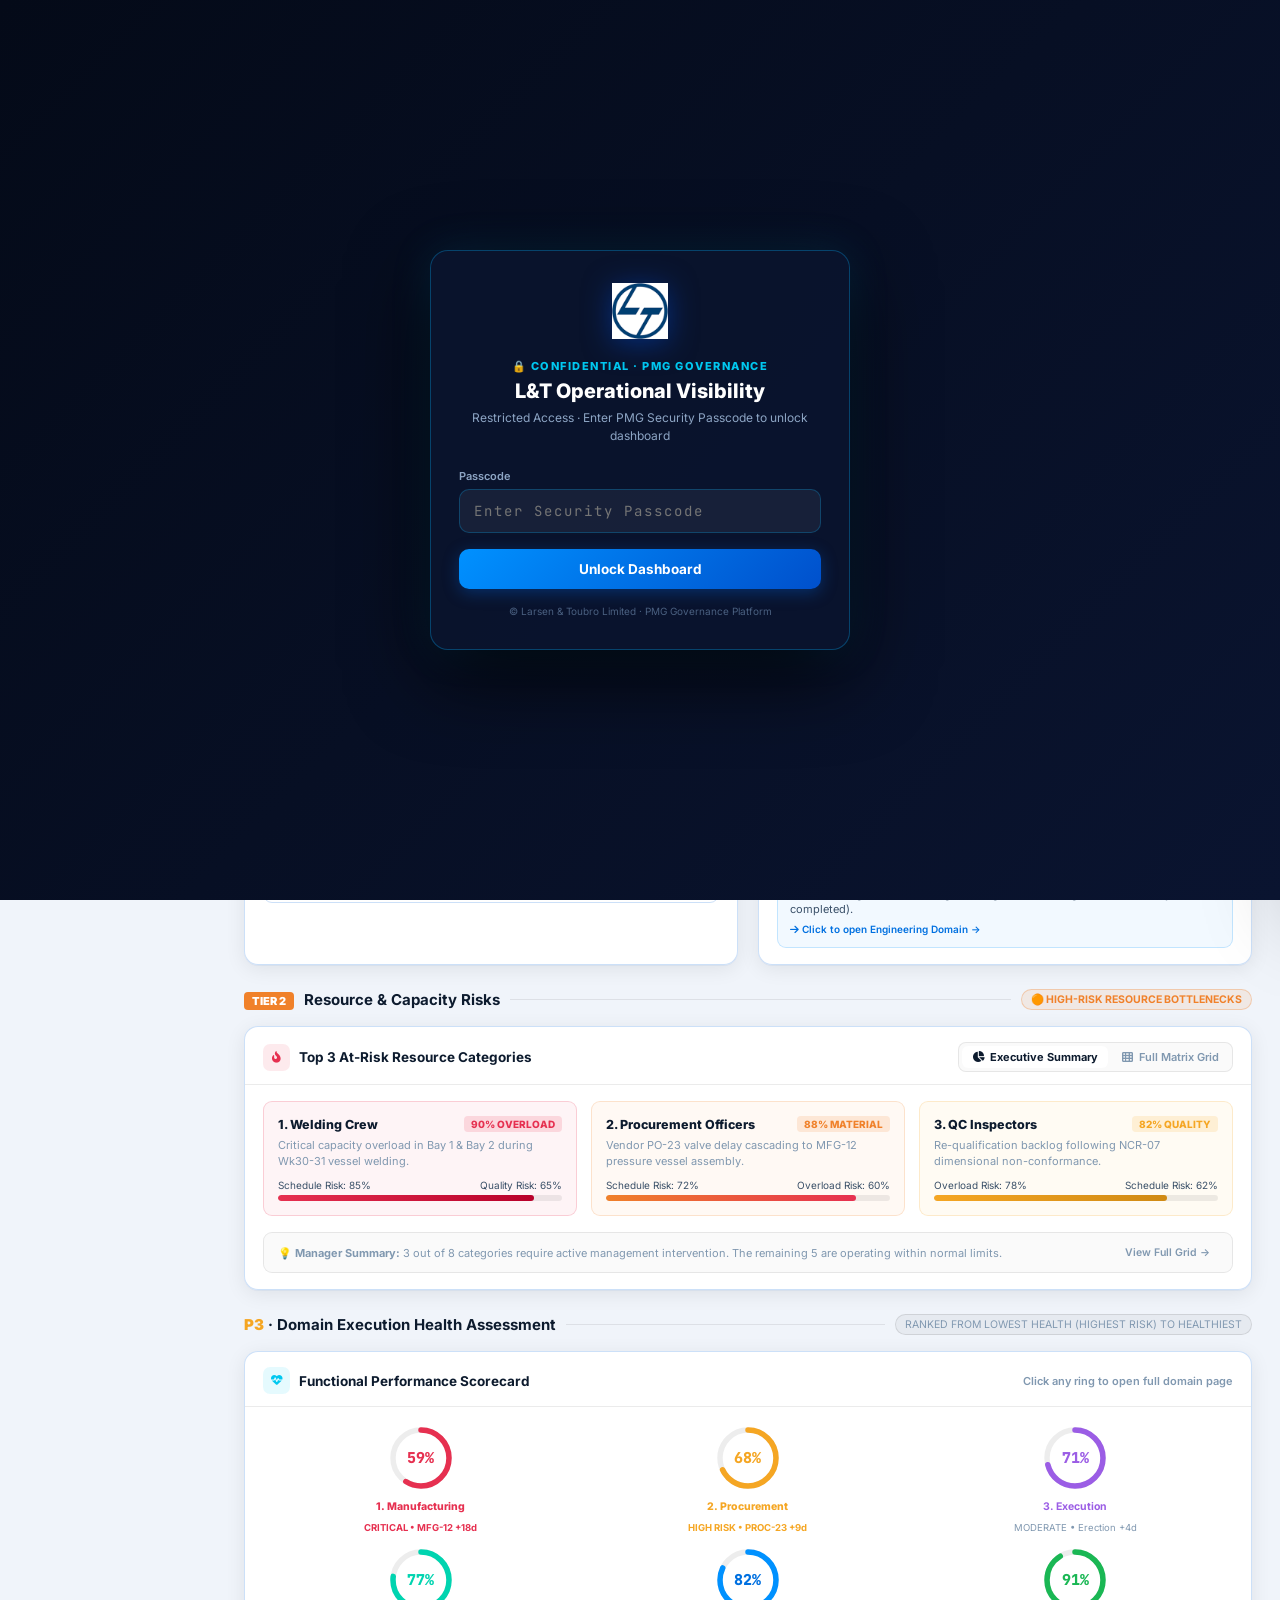
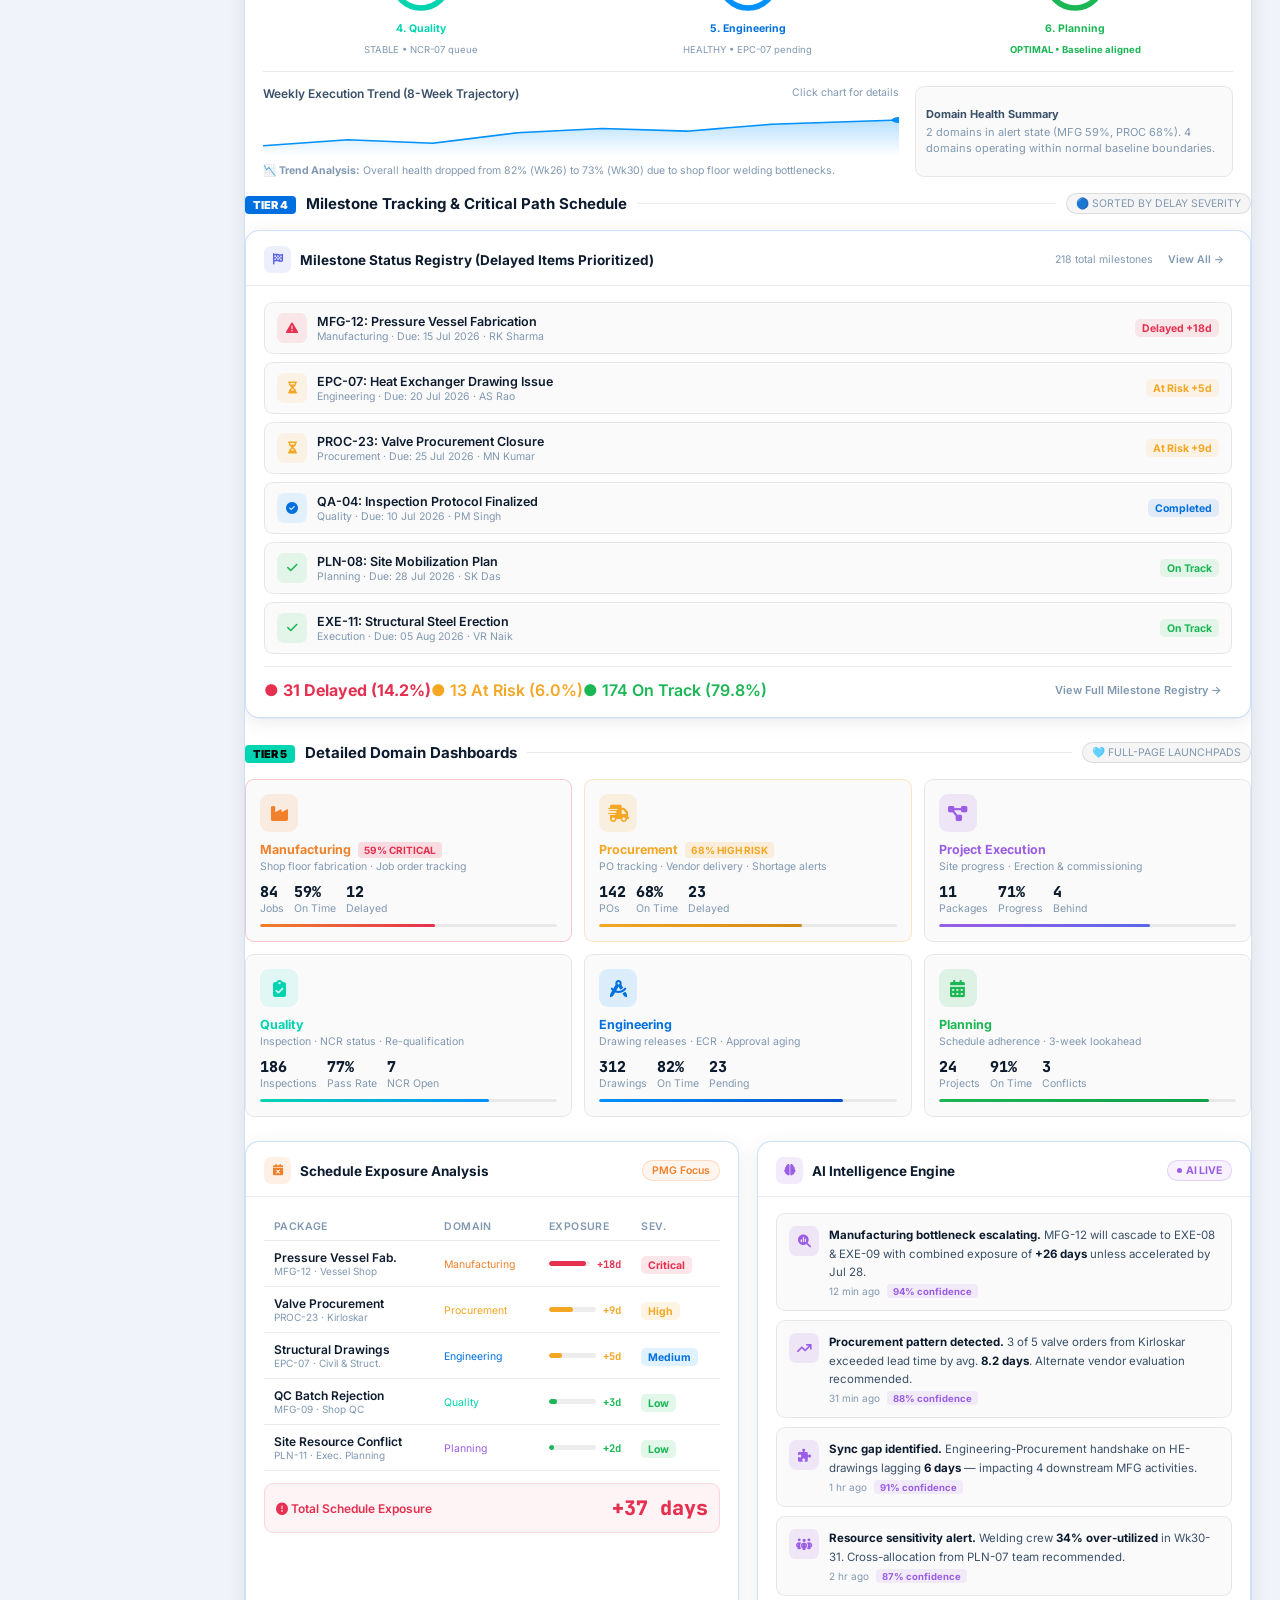
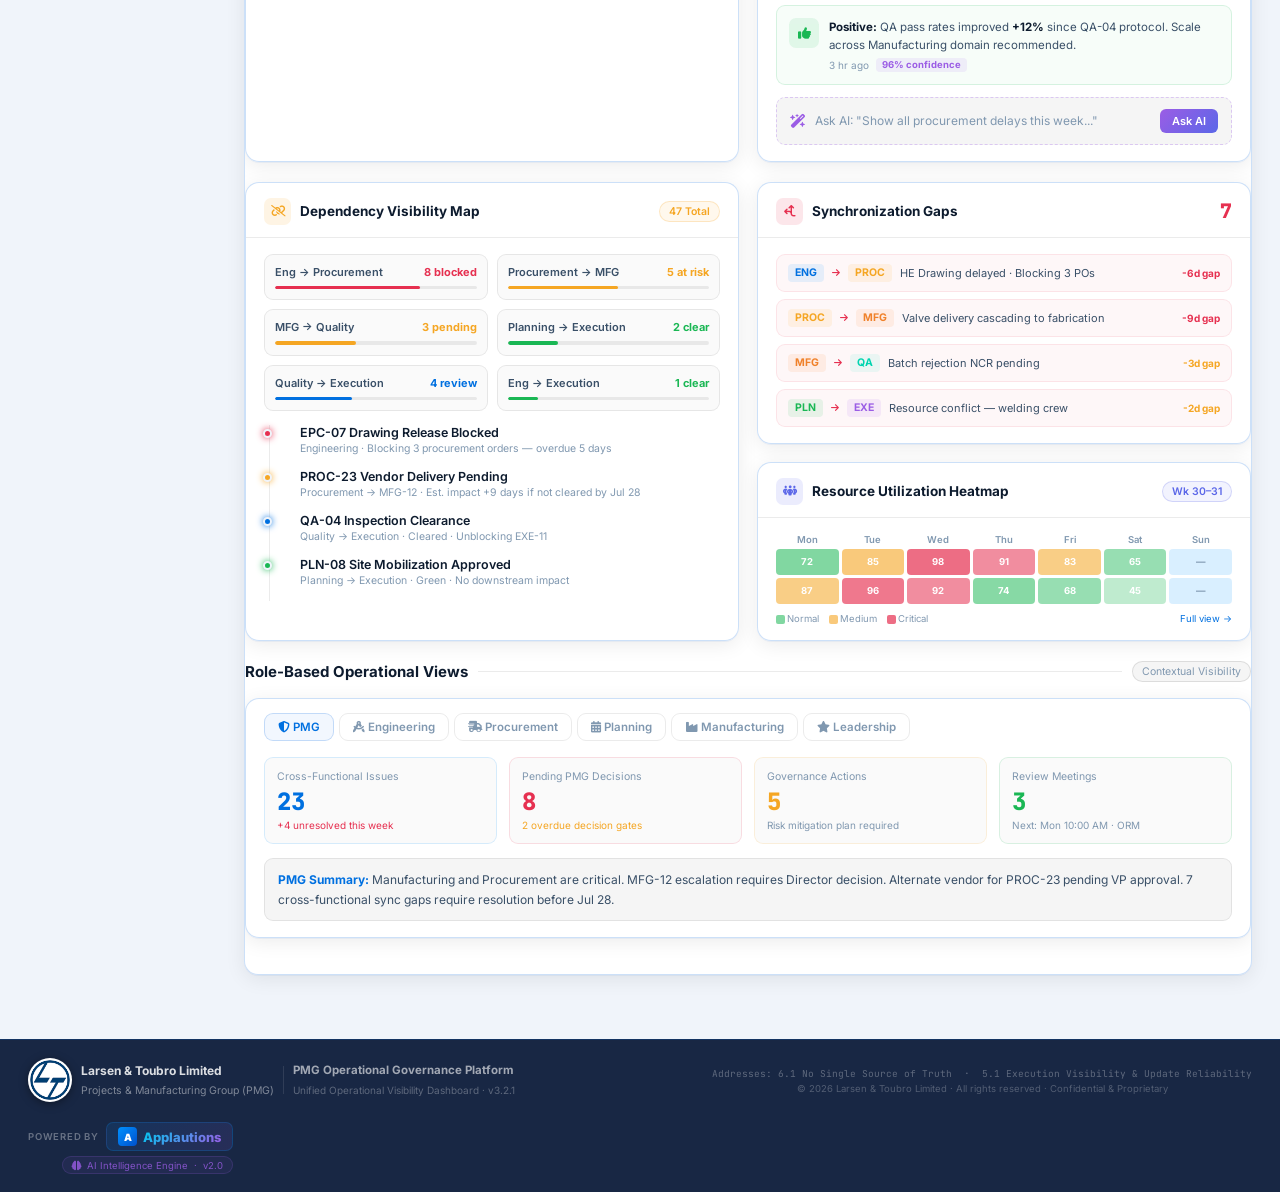
<file: index.html>
<!DOCTYPE html>
<html lang="en" data-theme="light">
<head>
  <meta charset="UTF-8"/>
  <meta name="viewport" content="width=device-width,initial-scale=1.0"/>
  <title>Unified Operational Visibility Dashboard | L&T PMG</title>
  <meta name="description" content="AI-powered centralized operational visibility platform — PMG Operational Governance."/>
  <link href="https://fonts.googleapis.com/css2?family=Inter:wght@300;400;500;600;700;800;900&family=JetBrains+Mono:wght@400;500;600&display=swap" rel="stylesheet"/>
  <link rel="stylesheet" href="https://cdnjs.cloudflare.com/ajax/libs/font-awesome/6.5.0/css/all.min.css"/>
<style>
/* ═══════════ THEME TOKENS ═══════════ */
:root {
  --transition-theme: background 0.35s ease, color 0.35s ease, border-color 0.35s ease, box-shadow 0.35s ease;
}

[data-theme="dark"] {
  --bg-base:       #050c1a;
  --bg-raised:     #080f22;
  --bg-card:       rgba(10,20,46,0.88);
  --bg-card-solid: #0a1430;
  --bg-hover:      rgba(0,180,255,0.06);
  --bg-input:      rgba(255,255,255,0.05);
  --border-main:   rgba(0,180,255,0.16);
  --border-subtle: rgba(255,255,255,0.06);
  --text-h:        #f0f6ff;
  --text-p:        #8da5c4;
  --text-muted:    #4a6080;
  --shadow-card:   0 8px 32px rgba(0,0,0,0.45), 0 1px 0 rgba(0,180,255,0.1);
  --shadow-glow:   0 0 28px rgba(0,180,255,0.14);
  --shadow-modal:  0 24px 80px rgba(0,0,0,0.7);
  --grid-color:    rgba(0,180,255,0.022);
  --sidebar-bg:    rgba(4,10,24,0.8);
  --topbar-bg:     rgba(4,10,24,0.94);
  --footer-bg:     rgba(2,6,16,0.98);
  --overlay:       rgba(0,5,20,0.75);
  --ring-track:    rgba(255,255,255,0.05);
  --badge-bg:      rgba(255,255,255,0.04);
  --badge-border:  rgba(255,255,255,0.08);
  --table-stripe:  rgba(255,255,255,0.02);
  --chip-bg:       rgba(255,255,255,0.06);
}

[data-theme="light"] {
  --bg-base:       #f0f4fa;
  --bg-raised:     #e8eef8;
  --bg-card:       rgba(255,255,255,0.95);
  --bg-card-solid: #ffffff;
  --bg-hover:      rgba(0,100,220,0.05);
  --bg-input:      rgba(0,0,0,0.04);
  --border-main:   rgba(0,100,220,0.2);
  --border-subtle: rgba(0,0,0,0.08);
  --text-h:        #0d1b2e;
  --text-p:        #3a5068;
  --text-muted:    #8098b0;
  --shadow-card:   0 4px 20px rgba(0,0,0,0.08), 0 1px 0 rgba(0,100,220,0.06);
  --shadow-glow:   0 0 20px rgba(0,100,220,0.1);
  --shadow-modal:  0 24px 80px rgba(0,0,0,0.18);
  --grid-color:    rgba(0,100,220,0.04);
  --sidebar-bg:    rgba(228,235,250,0.9);
  --topbar-bg:     rgba(248,250,255,0.96);
  --footer-bg:     rgba(20,35,65,0.98);
  --overlay:       rgba(10,20,40,0.5);
  --ring-track:    rgba(0,0,0,0.07);
  --badge-bg:      rgba(0,0,0,0.04);
  --badge-border:  rgba(0,0,0,0.1);
  --table-stripe:  rgba(0,0,0,0.02);
  --chip-bg:       rgba(0,0,0,0.06);
}

/* ═══════════ ACCENT PALETTE (SAME BOTH THEMES) ═══════════ */
:root {
  --blue:    #0070e0;
  --cyan:    #00c8f0;
  --teal:    #00d4b0;
  --purple:  #9b5de5;
  --orange:  #f0812a;
  --red:     #e63050;
  --green:   #1ab754;
  --yellow:  #f5a623;
  --indigo:  #5b67e8;
  --g-blue:  linear-gradient(135deg,#0091ff,#0050cc);
  --g-teal:  linear-gradient(135deg,#00d4b0,#0091ff);
  --g-purple:linear-gradient(135deg,#9b5de5,#5b67e8);
  --g-orange:linear-gradient(135deg,#f0812a,#e63050);
  --g-green: linear-gradient(135deg,#1ab754,#0ea04a);
  --g-yellow:linear-gradient(135deg,#f5a623,#e0851a);
  --radius:    14px;
  --radius-sm: 9px;
  --radius-xs: 6px;
}

/* ═══════════ RESET / BASE ═══════════ */
*, *::before, *::after { box-sizing: border-box; margin: 0; padding: 0; }
html { scroll-behavior: smooth; }
body {
  font-family: 'Inter', sans-serif;
  background: var(--bg-base);
  color: var(--text-h);
  min-height: 100vh;
  overflow-x: hidden;
  transition: var(--transition-theme);
}

/* BG decorations */
.bg-deco {
  position: fixed; inset: 0; pointer-events: none; z-index: 0;
}
.bg-deco::before {
  content: '';
  position: absolute; inset: 0;
  background-image:
    linear-gradient(var(--grid-color) 1px, transparent 1px),
    linear-gradient(90deg, var(--grid-color) 1px, transparent 1px);
  background-size: 48px 48px;
}
[data-theme="dark"] .bg-deco::after {
  content: '';
  position: absolute; inset: 0;
  background:
    radial-gradient(ellipse 70% 45% at 15% 5%, rgba(0,100,255,0.07) 0%, transparent 65%),
    radial-gradient(ellipse 55% 40% at 85% 85%, rgba(0,180,255,0.05) 0%, transparent 60%);
}

/* ═══════════ TOPBAR ═══════════ */
.topbar {
  position: sticky; top: 0; z-index: 200;
  height: 62px;
  background: var(--topbar-bg);
  backdrop-filter: blur(24px);
  border-bottom: 1px solid var(--border-main);
  display: flex; align-items: center; justify-content: space-between;
  padding: 0 28px;
  transition: var(--transition-theme);
}
.topbar-left { display: flex; align-items: center; gap: 14px; }
.lt-badge {
  background: linear-gradient(135deg,#002f6c,#004fbb);
  border: 1.5px solid rgba(0,120,255,0.45);
  border-radius: 7px; padding: 3px 9px;
  font-weight: 900; font-size: 17px; letter-spacing: 1px; color: #fff;
  box-shadow: 0 0 14px rgba(0,70,200,0.38); flex-shrink:0;
}
.topbar-sep { width: 1px; height: 28px; background: var(--border-subtle); }
.topbar-title { font-size: 12px; font-weight: 500; color: var(--text-muted); }
.topbar-title strong { display: block; font-size: 14px; font-weight: 700; color: var(--text-h); }

.topbar-center {
  display: flex; align-items: center; gap: 8px;
  background: rgba(0,180,255,0.08); border: 1px solid rgba(0,180,255,0.18);
  border-radius: 50px; padding: 5px 14px;
}
[data-theme="light"] .topbar-center { background: rgba(0,100,220,0.07); border-color: rgba(0,100,220,0.18); }
.ai-pulse { width: 7px; height: 7px; background: var(--cyan); border-radius: 50%; animation: pulseDot 2s ease-in-out infinite; }
@keyframes pulseDot { 0%,100%{box-shadow:0 0 0 0 rgba(0,200,240,.5);} 50%{box-shadow:0 0 0 5px rgba(0,200,240,0);} }
.ai-label { font-size: 11px; font-weight: 700; color: var(--cyan); letter-spacing: .8px; }
[data-theme="light"] .ai-label { color: var(--blue); }

.topbar-right { display: flex; align-items: center; gap: 14px; }
.topbar-clock { font-family: 'JetBrains Mono', monospace; font-size: 11.5px; color: var(--text-muted); }

/* Theme toggle */
.theme-toggle {
  width: 38px; height: 21px;
  background: var(--chip-bg);
  border: 1px solid var(--border-subtle);
  border-radius: 50px;
  cursor: pointer;
  position: relative;
  transition: all 0.3s ease;
  flex-shrink: 0;
}
.theme-toggle::before {
  content: '';
  position: absolute; top: 2px; left: 2px;
  width: 15px; height: 15px;
  border-radius: 50%;
  background: var(--text-muted);
  transition: all 0.3s ease;
}
[data-theme="light"] .theme-toggle::before { left: 19px; background: var(--blue); }
.theme-toggle-wrap { display: flex; align-items: center; gap: 6px; }
.theme-icon { font-size: 13px; color: var(--text-muted); }

.notif-btn { position: relative; cursor: pointer; }
.notif-btn i { font-size: 16px; color: var(--text-muted); }
.notif-dot { width: 7px; height: 7px; background: var(--red); border-radius: 50%; border: 2px solid var(--topbar-bg); position: absolute; top: -2px; right: -2px; box-shadow: 0 0 5px var(--red); }
.user-chip { display: flex; align-items: center; gap: 8px; cursor: pointer; padding: 4px 10px 4px 4px; border-radius: 50px; border: 1px solid var(--border-subtle); background: var(--badge-bg); transition: all .2s; }
.user-chip:hover { border-color: var(--border-main); background: var(--bg-hover); }
.user-av { width: 30px; height: 30px; background: var(--g-blue); border-radius: 50%; display: flex; align-items: center; justify-content: center; font-size: 11px; font-weight: 800; color: #fff; }
.user-role { font-size: 11px; font-weight: 600; color: var(--text-p); }

/* ═══════════ WRAPPER ═══════════ */
.main-wrapper { position: relative; z-index: 1; display: flex; min-height: calc(100vh - 62px); }

/* ═══════════ SIDEBAR ═══════════ */
.sidebar {
  width: 216px; flex-shrink: 0;
  background: var(--sidebar-bg);
  border-right: 1px solid var(--border-main);
  padding: 16px 0;
  position: sticky; top: 62px;
  height: calc(100vh - 62px);
  overflow-y: auto;
  transition: var(--transition-theme);
  backdrop-filter: blur(20px);
}
.sidebar::-webkit-scrollbar { width: 3px; }
.sidebar::-webkit-scrollbar-thumb { background: var(--border-main); border-radius: 2px; }
.sb-label { font-size: 9.5px; font-weight: 800; letter-spacing: 1.5px; color: var(--text-muted); padding: 14px 18px 5px; text-transform: uppercase; }
.sb-item {
  display: flex; align-items: center; gap: 9px;
  padding: 9px 18px; font-size: 12.5px; font-weight: 500;
  color: var(--text-p); cursor: pointer;
  border-left: 2.5px solid transparent;
  transition: all .2s ease; user-select: none;
}
.sb-item:hover { background: var(--bg-hover); color: var(--blue); }
.sb-item.active { background: var(--bg-hover); color: var(--blue); border-left-color: var(--blue); font-weight: 600; }
.sb-item i { width: 15px; text-align: center; font-size: 12px; flex-shrink: 0; }
.sb-badge { margin-left: auto; background: var(--red); color: #fff; font-size: 9.5px; font-weight: 700; padding: 1px 5px; border-radius: 9px; min-width: 17px; text-align: center; flex-shrink:0; }
.sb-badge.yellow { background: var(--yellow); }
.sb-badge.green  { background: var(--green); }

/* ═══════════ CONTENT ═══════════ */
.content-area { flex: 1; padding: 24px 28px 40px; overflow-y: auto; min-width: 0; }

/* ═══════════ PAGE HEADER ═══════════ */
.page-crumb { font-size: 11px; color: var(--text-muted); display: flex; align-items: center; gap: 5px; margin-bottom: 5px; }
.page-crumb a { color: var(--blue); text-decoration: none; font-weight: 500; }
.page-title { font-size: 23px; font-weight: 800; letter-spacing: -.4px; color: var(--text-h); margin-bottom: 3px; }
[data-theme="dark"] .page-title { background: linear-gradient(135deg,#fff 40%,var(--cyan)); -webkit-background-clip: text; -webkit-text-fill-color: transparent; background-clip: text; }
.page-sub { font-size: 12.5px; color: var(--text-muted); }
.page-header-row { display: flex; align-items: flex-start; justify-content: space-between; margin-bottom: 18px; }
.header-btns { display: flex; gap: 8px; align-items: center; flex-shrink:0; }

/* ═══════════ BUTTONS ═══════════ */
.btn { display: inline-flex; align-items: center; gap: 6px; padding: 8px 16px; border-radius: var(--radius-sm); font-size: 12.5px; font-weight: 600; cursor: pointer; border: none; transition: all .2s ease; font-family: 'Inter', sans-serif; }
.btn-primary { background: var(--g-blue); color: #fff; box-shadow: 0 3px 12px rgba(0,100,220,.28); }
.btn-primary:hover { transform: translateY(-1px); box-shadow: 0 5px 18px rgba(0,100,220,.38); }
.btn-outline { background: transparent; color: var(--text-p); border: 1px solid var(--border-main); }
.btn-outline:hover { background: var(--bg-hover); color: var(--blue); border-color: var(--blue); }
.btn-ghost { background: transparent; color: var(--text-muted); border: none; padding: 7px 10px; }
.btn-ghost:hover { color: var(--blue); background: var(--bg-hover); border-radius: var(--radius-xs); }

/* ═══════════ ALERT BANNERS ═══════════ */
.alert { display: flex; align-items: center; gap: 10px; padding: 10px 14px; border-radius: var(--radius-sm); font-size: 12px; font-weight: 600; margin-bottom: 12px; cursor:pointer; transition: all .2s; }
.alert:hover { filter: brightness(1.08); }
.alert-close { margin-left: auto; background: none; border: none; font-size: 14px; cursor: pointer; opacity: .6; flex-shrink:0; transition: opacity .2s; }
.alert-close:hover { opacity: 1; }
.alert-crit { background: rgba(230,48,80,0.08); border: 1px solid rgba(230,48,80,.22); color: #e87090; }
.alert-warn { background: rgba(245,166,35,0.08); border: 1px solid rgba(245,166,35,.22); color: #f0b84a; }
[data-theme="light"] .alert-crit { background: rgba(230,48,80,0.06); color: #c02444; border-color: rgba(230,48,80,.2); }
[data-theme="light"] .alert-warn { background: rgba(245,166,35,0.08); color: #b87a10; border-color: rgba(245,166,35,.25); }

/* ═══════════ STATUS STRIP ═══════════ */
.status-strip {
  display: flex; align-items: center; flex-wrap: wrap; gap: 0;
  background: var(--bg-card); border: 1px solid var(--border-main);
  border-radius: var(--radius-sm); margin-bottom: 20px;
  backdrop-filter: blur(12px); overflow: hidden;
}
.ss-item { display: flex; align-items: center; gap: 7px; padding: 10px 18px; font-size: 12px; border-right: 1px solid var(--border-subtle); cursor:pointer; transition: background .2s; }
.ss-item:hover { background: var(--bg-hover); }
.ss-item:last-child { border-right: none; margin-left: auto; }
.ss-dot { width: 7px; height: 7px; border-radius: 50%; flex-shrink:0; }
.ss-dot.g { background: var(--green); box-shadow: 0 0 5px var(--green); }
.ss-dot.y { background: var(--yellow); box-shadow: 0 0 5px var(--yellow); }
.ss-dot.r { background: var(--red); box-shadow: 0 0 5px var(--red); }
.ss-dot.b { background: var(--blue); box-shadow: 0 0 5px var(--blue); }
.ss-lbl { color: var(--text-muted); font-weight: 500; }
.ss-val { color: var(--text-h); font-weight: 700; }
.ss-sync { display: flex; align-items: center; gap: 5px; font-size: 11px; color: var(--text-muted); padding: 10px 18px; }
.ss-sync i { color: var(--teal); }

/* ═══════════ KPI GRID ═══════════ */
.kpi-grid { display: grid; grid-template-columns: repeat(6,1fr); gap: 12px; margin-bottom: 22px; }
.kpi-card {
  background: var(--bg-card); border: 1px solid var(--border-main);
  border-radius: var(--radius); padding: 16px 14px;
  backdrop-filter: blur(14px); box-shadow: var(--shadow-card);
  position: relative; overflow: hidden; cursor: pointer;
  transition: all .25s ease;
  animation: fadeUp .4s ease both;
}
.kpi-card::before { content:''; position:absolute; top:0;left:0;right:0;height:2.5px; background: var(--kbar); }
.kpi-card:hover { border-color: var(--khover,rgba(0,180,255,.3)); transform: translateY(-2px); box-shadow: var(--shadow-glow), var(--shadow-card); }
.kpi-card:active { transform: translateY(0); }
@keyframes fadeUp { from{opacity:0;transform:translateY(14px)} to{opacity:1;transform:translateY(0)} }
.kpi-card:nth-child(1){animation-delay:.04s}.kpi-card:nth-child(2){animation-delay:.08s}.kpi-card:nth-child(3){animation-delay:.12s}
.kpi-card:nth-child(4){animation-delay:.16s}.kpi-card:nth-child(5){animation-delay:.20s}.kpi-card:nth-child(6){animation-delay:.24s}
.kpi-icon { width: 34px;height:34px; border-radius: 9px; display:flex;align-items:center;justify-content:center; font-size:14px; margin-bottom:10px; background:var(--kibg); color:var(--kicol); }
.kpi-val { font-size:26px;font-weight:800;line-height:1;margin-bottom:3px;font-family:'JetBrains Mono',monospace;color:var(--kicol); }
.kpi-lbl { font-size:10.5px;font-weight:500;color:var(--text-muted);text-transform:uppercase;letter-spacing:.5px;margin-bottom:7px; }
.kpi-delta { display:flex;align-items:center;gap:3px;font-size:10.5px;font-weight:600; }
.kpi-delta.up{color:var(--green)}.kpi-delta.dn{color:var(--red)}.kpi-delta.warn{color:var(--yellow)}
.kpi-sparkline { margin-top:8px; }

/* ═══════════ CARD BASE ═══════════ */
.card {
  background: var(--bg-card); border: 1px solid var(--border-main);
  border-radius: var(--radius); backdrop-filter: blur(14px);
  box-shadow: var(--shadow-card); overflow: hidden;
  transition: all .25s ease;
}
.card:hover { border-color: rgba(0,145,255,.25); }
.card-hdr {
  display:flex;align-items:center;justify-content:space-between;
  padding:15px 18px 12px; border-bottom:1px solid var(--border-subtle);
}
.card-title { display:flex;align-items:center;gap:9px;font-size:13.5px;font-weight:700;color:var(--text-h); }
.c-icon { width:27px;height:27px;border-radius:7px;display:flex;align-items:center;justify-content:center;font-size:11.5px; }
.card-body { padding:16px 18px; }
.badge-live { display:flex;align-items:center;gap:4px;font-size:10.5px;font-weight:700;padding:3px 9px;border-radius:20px;border:1px solid rgba(0,200,240,.22);background:rgba(0,200,240,.07);color:var(--cyan); }
.badge-live::before { content:'';width:5px;height:5px;border-radius:50%;background:var(--cyan);animation:pulseDot 1.5s infinite; }
[data-theme="light"] .badge-live { color:var(--blue);border-color:rgba(0,100,220,.2);background:rgba(0,100,220,.06); }

/* ═══════════ SECTION HEADER ═══════════ */
.sec-hdr { display:flex;align-items:center;gap:10px;margin-bottom:16px; }
.sec-title { font-size:15px;font-weight:700;color:var(--text-h);white-space:nowrap; }
.sec-line { flex:1;height:1px;background:var(--border-subtle); }
.sec-tag { font-size:10.5px;color:var(--text-muted);background:var(--badge-bg);border:1px solid var(--badge-border);border-radius:20px;padding:3px 9px;white-space:nowrap; }

/* ═══════════ MAIN GRIDS ═══════════ */
.g3 { display:grid;grid-template-columns:1fr 1fr 360px;gap:18px;margin-bottom:20px; }
.g2 { display:grid;grid-template-columns:1fr 1fr;gap:18px;margin-bottom:20px; }
.g2r { display:flex;flex-direction:column;gap:18px; }

/* ═══════════ RING CHARTS ═══════════ */
.rings-grid { display:grid;grid-template-columns:repeat(3,1fr);gap:12px;margin-bottom:14px; }
.ring-item { display:flex;flex-direction:column;align-items:center;gap:7px;cursor:pointer;transition:transform .2s; }
.ring-item:hover { transform:scale(1.05); }
.ring-wrap { position:relative;width:70px;height:70px; }
.ring-wrap svg { transform:rotate(-90deg);width:70px;height:70px; }
.ring-wrap svg circle { fill:none;stroke-width:5.5;stroke-linecap:round; }
.ring-track { stroke:var(--ring-track); }
.ring-center { position:absolute;inset:0;display:flex;flex-direction:column;align-items:center;justify-content:center; }
.ring-pct { font-size:15px;font-weight:800;font-family:'JetBrains Mono',monospace;line-height:1; }
.ring-name { font-size:10.5px;color:var(--text-muted);font-weight:500;text-align:center; }

/* ═══════════ MILESTONES ═══════════ */
.ms-list { display:flex;flex-direction:column;gap:8px; }
.ms-item {
  display:flex;align-items:center;gap:10px;padding:10px 12px;
  border-radius:var(--radius-sm);background:var(--table-stripe);
  border:1px solid var(--border-subtle);cursor:pointer;
  transition:all .2s;
}
.ms-item:hover { background:var(--bg-hover);border-color:var(--border-main);transform:translateX(2px); }
.ms-ico { width:30px;height:30px;border-radius:7px;display:flex;align-items:center;justify-content:center;font-size:12px;flex-shrink:0; }
.ms-info { flex:1;min-width:0; }
.ms-name { font-size:12.5px;font-weight:600;color:var(--text-h);white-space:nowrap;overflow:hidden;text-overflow:ellipsis; }
.ms-meta { font-size:10.5px;color:var(--text-muted);margin-top:1px; }
.ms-tag { font-size:10.5px;font-weight:700;padding:2.5px 7px;border-radius:5px;flex-shrink:0; }
.tag-ot{background:rgba(26,183,84,.12);color:var(--green)}.tag-dl{background:rgba(230,48,80,.12);color:var(--red)}.tag-ar{background:rgba(245,166,35,.12);color:var(--yellow)}.tag-cp{background:rgba(0,145,255,.12);color:var(--blue)}
[data-theme="light"] .tag-ot{background:rgba(26,183,84,.1)}.tag-dl{background:rgba(230,48,80,.1)}.tag-ar{background:rgba(245,166,35,.1)}.tag-cp{background:rgba(0,100,220,.1)}

/* ═══════════ ESCALATIONS ═══════════ */
.esc-list { display:flex;flex-direction:column;gap:7px; }
.esc-item {
  display:flex;align-items:flex-start;gap:10px;padding:10px 12px;
  border-radius:var(--radius-sm);border:1px solid;position:relative;
  overflow:hidden;cursor:pointer;transition:all .2s;
}
.esc-item:hover { filter:brightness(1.12);transform:translateX(2px); }
.esc-item::before { content:'';position:absolute;left:0;top:0;bottom:0;width:3px;background:var(--ec); }
.esc-ico { width:26px;height:26px;border-radius:6px;display:flex;align-items:center;justify-content:center;font-size:11px;flex-shrink:0; }
.esc-body { flex:1; }
.esc-ttl { font-size:11.5px;font-weight:700;color:var(--text-h);margin-bottom:1.5px; }
.esc-sub { font-size:10.5px;color:var(--text-muted); }
.esc-age { font-size:9.5px;font-weight:700;padding:2px 6px;border-radius:4px;flex-shrink:0; }

/* ═══════════ DOMAIN CARDS ═══════════ */
.domains-grid { display:grid;grid-template-columns:repeat(3,1fr);gap:12px; }
.domain-card {
  padding:14px;border-radius:var(--radius-sm);border:1px solid var(--border-subtle);
  background:var(--table-stripe);cursor:pointer;position:relative;overflow:hidden;
  transition:all .25s ease;
}
.domain-card::after { content:'';position:absolute;bottom:0;left:0;right:0;height:2.5px;background:var(--dc);transform:scaleX(0);transition:transform .25s ease; }
.domain-card:hover { background:var(--bg-hover);border-color:var(--border-main);transform:translateY(-2px); }
.domain-card:hover::after { transform:scaleX(1); }
.dc-icon { width:38px;height:38px;border-radius:9px;display:flex;align-items:center;justify-content:center;font-size:17px;margin-bottom:10px; }
.dc-name { font-size:12.5px;font-weight:700;margin-bottom:3px; }
.dc-sub { font-size:10.5px;color:var(--text-muted); }
.dc-stats { display:flex;gap:10px;margin-top:9px; }
.dc-stat { font-size:10.5px;color:var(--text-muted); }
.dc-stat strong { color:var(--text-h);display:block;font-size:15px;font-weight:800;font-family:'JetBrains Mono',monospace; }
.dc-bar { margin-top:9px;height:3px;border-radius:3px;background:var(--ring-track);overflow:hidden; }
.dc-bar-fill { height:100%;border-radius:3px; }

/* ═══════════ TABLE ═══════════ */
.exp-table { width:100%;border-collapse:collapse; }
.exp-table th { font-size:10.5px;font-weight:600;color:var(--text-muted);text-transform:uppercase;letter-spacing:.4px;padding:7px 10px;text-align:left;border-bottom:1px solid var(--border-subtle); }
.exp-table td { padding:9px 10px;font-size:12.5px;border-bottom:1px solid var(--border-subtle);vertical-align:middle; }
.exp-table tr { cursor:pointer;transition:background .15s; }
.exp-table tr:hover td { background:var(--bg-hover); }
.exp-bar-wrap { display:flex;align-items:center;gap:7px; }
.exp-bar { flex:1;height:5px;background:var(--ring-track);border-radius:4px;overflow:hidden; }
.exp-bar-fill { height:100%;border-radius:4px; }
.sev-chip { font-size:10.5px;font-weight:700;padding:2.5px 7px;border-radius:5px; }
.sev-c{background:rgba(230,48,80,.12);color:var(--red)}.sev-h{background:rgba(245,166,35,.12);color:var(--yellow)}.sev-m{background:rgba(0,145,255,.12);color:var(--blue)}.sev-l{background:rgba(26,183,84,.12);color:var(--green)}

/* ═══════════ AI INSIGHTS ═══════════ */
.ai-list { display:flex;flex-direction:column;gap:9px; }
.ai-item {
  display:flex;gap:10px;padding:12px;border-radius:var(--radius-sm);
  background:var(--table-stripe);border:1px solid var(--border-subtle);
  cursor:pointer;transition:all .2s;
}
.ai-item:hover { background:rgba(155,93,229,.06);border-color:rgba(155,93,229,.2);transform:translateX(2px); }
.ai-ico { width:30px;height:30px;border-radius:7px;background:rgba(155,93,229,.12);color:var(--purple);display:flex;align-items:center;justify-content:center;font-size:13px;flex-shrink:0; }
.ai-txt { font-size:11.5px;color:var(--text-p);line-height:1.6; }
.ai-txt strong { color:var(--text-h); }
.ai-time { font-size:10px;color:var(--text-muted);margin-top:3px; }
.ai-conf { display:inline-block;font-size:9.5px;font-weight:700;padding:1.5px 6px;border-radius:4px;background:rgba(155,93,229,.1);color:var(--purple);margin-left:4px; }

/* ═══════════ HEATMAP ═══════════ */
.hmap-lbl { display:grid;grid-template-columns:repeat(7,1fr);gap:3px;margin-bottom:4px; }
.hmap-day { font-size:9.5px;color:var(--text-muted);text-align:center;font-weight:600; }
.hmap-grid { display:grid;grid-template-columns:repeat(7,1fr);gap:3px; }
.hmap-cell { height:26px;border-radius:4px;display:flex;align-items:center;justify-content:center;font-size:9.5px;font-weight:700;cursor:pointer;transition:transform .15s;color:#fff;position:relative; }
.hmap-cell:hover { transform:scale(1.15);z-index:5; }

/* ═══════════ SYNC GAPS ═══════════ */
.sync-list { display:flex;flex-direction:column;gap:7px; }
.sync-item {
  display:flex;align-items:center;gap:8px;padding:9px 11px;
  border-radius:var(--radius-sm);background:rgba(230,48,80,.04);
  border:1px solid rgba(230,48,80,.1);cursor:pointer;transition:all .2s;
}
.sync-item:hover { background:rgba(230,48,80,.08);transform:translateX(2px); }
.sync-from,.sync-to { font-size:10.5px;font-weight:700;padding:2.5px 7px;border-radius:4px;white-space:nowrap;flex-shrink:0; }
.sync-desc { flex:1;font-size:11px;color:var(--text-p); }
.sync-gap { font-size:10px;font-weight:700;color:var(--red);white-space:nowrap;flex-shrink:0; }

/* ═══════════ DEP GRID ═══════════ */
.dep-grid { display:grid;grid-template-columns:1fr 1fr;gap:9px; }
.dep-item { padding:10px;border-radius:var(--radius-sm);background:var(--table-stripe);border:1px solid var(--border-subtle);cursor:pointer;transition:all .2s; }
.dep-item:hover { background:var(--bg-hover);border-color:var(--border-main);transform:translateY(-1px); }
.dep-hdr { display:flex;align-items:center;justify-content:space-between;margin-bottom:7px; }
.dep-name { font-size:11px;font-weight:600;color:var(--text-p); }
.dep-cnt { font-size:11px;font-weight:700; }
.dep-bar { height:3.5px;background:var(--ring-track);border-radius:3px;overflow:hidden; }
.dep-fill { height:100%;border-radius:3px; }

/* ═══════════ TIMELINE ═══════════ */
.timeline { position:relative;padding-left:18px; }
.timeline::before { content:'';position:absolute;left:5px;top:0;bottom:0;width:1px;background:var(--border-subtle); }
.tl-item { position:relative;padding:0 0 14px 18px;cursor:pointer; }
.tl-item::before { content:'';position:absolute;left:-19px;top:4px;width:9px;height:9px;border-radius:50%;background:var(--tc,var(--blue));box-shadow:0 0 7px var(--tc,var(--blue));border:2px solid var(--bg-base); }
.tl-t { font-size:12.5px;font-weight:600;color:var(--text-h);margin-bottom:2px;transition:color .2s; }
.tl-item:hover .tl-t { color:var(--blue); }
.tl-s { font-size:10.5px;color:var(--text-muted); }

/* ═══════════ ROLE TABS ═══════════ */
.role-tabs { display:flex;gap:5px;padding:14px 18px 0;flex-wrap:wrap; }
.role-tab { padding:6px 13px;border-radius:var(--radius-sm);font-size:11.5px;font-weight:600;cursor:pointer;border:1px solid var(--border-subtle);color:var(--text-muted);background:transparent;transition:all .2s;font-family:'Inter',sans-serif; }
.role-tab:hover,.role-tab.active { background:var(--bg-hover);color:var(--blue);border-color:var(--border-main); }
.role-view { display:none; }
.role-view.active { display:block; }

/* ═══════════ MINI CHART ═══════════ */
.mini-chart { width:100%;height:56px; }

/* ═══════════ FOOTER ═══════════ */
.footer {
  position:relative;z-index:1;
  background:var(--footer-bg);
  border-top:1px solid var(--border-main);
  padding:18px 28px;
  display:flex;align-items:center;justify-content:space-between;
  gap:20px; flex-wrap: wrap;
}
.footer-lt { display:flex;align-items:center;gap:9px; }
.footer-badge { background:linear-gradient(135deg,#002f6c,#004fbb);border:1.5px solid rgba(0,120,255,.45);border-radius:6px;padding:3px 9px;font-weight:900;font-size:19px;letter-spacing:1.5px;color:#fff;box-shadow:0 0 12px rgba(0,70,200,.35); }
.footer-info strong { display:block;font-size:12px;color:rgba(255,255,255,.85); }
.footer-info span { font-size:10.5px;color:rgba(255,255,255,.45); }
.footer-div { width:1px;height:28px;background:rgba(255,255,255,.1); }
.footer-pmg strong { display:block;font-size:11.5px;color:rgba(255,255,255,.6);margin-bottom:1px; }
.footer-pmg span { font-size:10px;color:rgba(255,255,255,.3); }
.footer-center { text-align:center; }
.footer-addr { font-family:'JetBrains Mono',monospace;font-size:9.5px;color:rgba(255,255,255,.3);margin-bottom:3px; }
.footer-copy { font-size:9.5px;color:rgba(255,255,255,.25); }
.footer-right { display:flex;flex-direction:column;align-items:flex-end;gap:5px; }
.powered-row { display:flex;align-items:center;gap:7px; }
.powered-lbl { font-size:9.5px;color:rgba(255,255,255,.35);font-weight:600;letter-spacing:.8px;text-transform:uppercase; }
.appl-logo { display:flex;align-items:center;gap:6px;background:linear-gradient(135deg,rgba(0,145,255,.12),rgba(155,93,229,.12));border:1px solid rgba(0,145,255,.2);border-radius:7px;padding:4px 11px;transition:all .2s;cursor:pointer; }
.appl-logo:hover { border-color:rgba(0,145,255,.4); }
.appl-ico { width:19px;height:19px;background:var(--g-blue);border-radius:4px;display:flex;align-items:center;justify-content:center;font-size:10px;color:#fff;font-weight:900; }
.appl-name { font-size:13px;font-weight:800;background:linear-gradient(135deg,var(--cyan),var(--purple));-webkit-background-clip:text;-webkit-text-fill-color:transparent;background-clip:text; }
.footer-ai { display:flex;align-items:center;gap:5px;font-size:9.5px;color:rgba(155,93,229,.8);background:rgba(155,93,229,.08);border:1px solid rgba(155,93,229,.18);border-radius:20px;padding:2.5px 9px; }

/* ═══════════ SCROLLBAR ═══════════ */
::-webkit-scrollbar{width:5px;height:5px}::-webkit-scrollbar-track{background:transparent}::-webkit-scrollbar-thumb{background:var(--border-main);border-radius:3px}

/* ═══════════ DRAWER ═══════════ */
.drawer-overlay {
  position:fixed;inset:0;background:var(--overlay);z-index:400;
  opacity:0;pointer-events:none;transition:opacity .3s ease;backdrop-filter:blur(4px);
}
.drawer-overlay.open { opacity:1;pointer-events:all; }
.drawer {
  position:fixed;right:0;top:0;bottom:0;width:480px;max-width:95vw;
  background:var(--bg-card-solid);border-left:1px solid var(--border-main);
  z-index:401;transform:translateX(100%);transition:transform .35s cubic-bezier(.25,.8,.25,1);
  display:flex;flex-direction:column;box-shadow:var(--shadow-modal);
}
.drawer.open { transform:translateX(0); }
.drawer-hdr {
  display:flex;align-items:center;gap:10px;padding:18px 20px;
  border-bottom:1px solid var(--border-subtle);flex-shrink:0;
}
.drawer-hdr h3 { font-size:15px;font-weight:700;color:var(--text-h);flex:1; }
.drawer-hdr .drawer-close { width:28px;height:28px;border-radius:7px;border:none;background:var(--badge-bg);color:var(--text-muted);cursor:pointer;font-size:14px;display:flex;align-items:center;justify-content:center;transition:all .2s; }
.drawer-hdr .drawer-close:hover { background:var(--bg-hover);color:var(--text-h); }
.drawer-body { flex:1;overflow-y:auto;padding:20px; }
.drawer-section { margin-bottom:22px; }
.drawer-section-title { font-size:11px;font-weight:700;color:var(--text-muted);text-transform:uppercase;letter-spacing:1px;margin-bottom:10px;padding-bottom:6px;border-bottom:1px solid var(--border-subtle); }
.dstat-row { display:grid;grid-template-columns:1fr 1fr;gap:10px;margin-bottom:12px; }
.dstat { padding:12px;border-radius:var(--radius-sm);background:var(--table-stripe);border:1px solid var(--border-subtle); }
.dstat-lbl { font-size:10.5px;color:var(--text-muted);margin-bottom:3px; }
.dstat-val { font-size:20px;font-weight:800;font-family:'JetBrains Mono',monospace;color:var(--text-h); }
.dstat-sub { font-size:10px;color:var(--text-muted);margin-top:2px; }
.dinfo-row { display:flex;justify-content:space-between;align-items:center;padding:8px 0;border-bottom:1px solid var(--border-subtle);font-size:12.5px; }
.dinfo-row:last-child { border:none; }
.dinfo-lbl { color:var(--text-muted);font-weight:500; }
.dinfo-val { color:var(--text-h);font-weight:600; }
.drawer-progress { margin-top:6px; }
.dp-row { display:flex;align-items:center;gap:10px;margin-bottom:8px;font-size:12px; }
.dp-lbl { width:100px;color:var(--text-muted);flex-shrink:0;font-weight:500; }
.dp-bar { flex:1;height:5px;background:var(--ring-track);border-radius:4px;overflow:hidden; }
.dp-fill { height:100%;border-radius:4px; }
.dp-val { width:36px;text-align:right;font-size:11px;font-weight:700;font-family:'JetBrains Mono',monospace;flex-shrink:0; }
.drawer-action-row { display:flex;gap:8px;margin-top:4px; }
.chip { display:inline-flex;align-items:center;gap:4px;padding:4px 9px;border-radius:20px;font-size:10.5px;font-weight:600;background:var(--badge-bg);border:1px solid var(--badge-border);color:var(--text-p); }
.chip-r{background:rgba(230,48,80,.1);border-color:rgba(230,48,80,.2);color:var(--red)}.chip-y{background:rgba(245,166,35,.1);border-color:rgba(245,166,35,.2);color:var(--yellow)}.chip-g{background:rgba(26,183,84,.1);border-color:rgba(26,183,84,.2);color:var(--green)}.chip-b{background:rgba(0,145,255,.1);border-color:rgba(0,145,255,.2);color:var(--blue)}.chip-p{background:rgba(155,93,229,.1);border-color:rgba(155,93,229,.2);color:var(--purple)}
.drawer-footer { padding:16px 20px;border-top:1px solid var(--border-subtle);display:flex;gap:8px;flex-shrink:0; }

/* ═══════════ MODAL ═══════════ */
.modal-overlay {
  position:fixed;inset:0;background:var(--overlay);z-index:500;
  display:flex;align-items:center;justify-content:center;
  opacity:0;pointer-events:none;transition:opacity .3s;backdrop-filter:blur(6px);
}
.modal-overlay.open { opacity:1;pointer-events:all; }
.modal {
  background:var(--bg-card-solid);border:1px solid var(--border-main);
  border-radius:var(--radius);box-shadow:var(--shadow-modal);
  width:560px;max-width:94vw;max-height:88vh;
  display:flex;flex-direction:column;
  transform:scale(.92) translateY(12px);transition:transform .3s cubic-bezier(.25,.8,.25,1);
}
.modal-overlay.open .modal { transform:scale(1) translateY(0); }
.modal-hdr { display:flex;align-items:center;gap:10px;padding:18px 20px;border-bottom:1px solid var(--border-subtle);flex-shrink:0; }
.modal-hdr h3 { font-size:15px;font-weight:700;color:var(--text-h);flex:1; }
.modal-close { width:28px;height:28px;border-radius:7px;border:none;background:var(--badge-bg);color:var(--text-muted);cursor:pointer;font-size:14px;display:flex;align-items:center;justify-content:center;transition:all .2s; }
.modal-close:hover { background:var(--bg-hover);color:var(--text-h); }
.modal-body { flex:1;overflow-y:auto;padding:20px; }
.modal-footer { padding:14px 20px;border-top:1px solid var(--border-subtle);display:flex;gap:8px;justify-content:flex-end;flex-shrink:0; }

/* ═══════════ TOOLTIP ═══════════ */
[data-tip] { position:relative; }
[data-tip]::after { content:attr(data-tip);position:absolute;bottom:calc(100% + 5px);left:50%;transform:translateX(-50%);background:var(--bg-card-solid);border:1px solid var(--border-main);padding:4px 8px;border-radius:6px;font-size:10.5px;color:var(--text-h);white-space:nowrap;opacity:0;pointer-events:none;transition:opacity .2s;z-index:50;box-shadow:var(--shadow-card); }
[data-tip]:hover::after { opacity:1; }

/* ═══════════ TOAST ═══════════ */
#toast-container { position:fixed;bottom:24px;right:24px;z-index:600;display:flex;flex-direction:column;gap:8px; }
.toast { display:flex;align-items:center;gap:10px;padding:12px 16px;border-radius:var(--radius-sm);background:var(--bg-card-solid);border:1px solid var(--border-main);box-shadow:var(--shadow-modal);font-size:12.5px;color:var(--text-h);min-width:280px;max-width:360px;animation:toastIn .3s ease;font-family:'Inter',sans-serif; }
@keyframes toastIn { from{opacity:0;transform:translateX(30px)} to{opacity:1;transform:translateX(0)} }
.toast.fadeout { animation:toastOut .3s ease forwards; }
@keyframes toastOut { to{opacity:0;transform:translateX(30px)} }
.toast-ico { font-size:15px;flex-shrink:0; }

/* ═══════════ SEARCH BAR ═══════════ */
.ai-search { display:flex;align-items:center;gap:9px;padding:11px 13px;background:var(--bg-input);border:1px dashed rgba(155,93,229,.3);border-radius:var(--radius-sm);margin-top:12px;cursor:pointer;transition:all .2s; }
.ai-search:hover { border-color:rgba(155,93,229,.5);background:rgba(155,93,229,.04); }
.ai-search input { flex:1;background:none;border:none;outline:none;font-size:12px;color:var(--text-p);font-family:'Inter',sans-serif;cursor:pointer; }
.ai-search input::placeholder { color:var(--text-muted); }
.ai-search-btn { padding:5px 12px;background:var(--g-purple);color:#fff;border:none;border-radius:6px;font-size:11px;font-weight:600;cursor:pointer;flex-shrink:0;font-family:'Inter',sans-serif; }

/* ═══════════ ROLE VIEW GRID ═══════════ */
.rv-grid { display:grid;grid-template-columns:repeat(4,1fr);gap:12px;margin-bottom:14px; }
.rv-stat { padding:12px;border-radius:var(--radius-sm);border:1px solid var(--border-subtle);background:var(--table-stripe); }
.rv-lbl { font-size:10.5px;color:var(--text-muted);margin-bottom:3px; }
.rv-val { font-size:24px;font-weight:800;font-family:'JetBrains Mono',monospace;color:var(--text-h);margin-bottom:2px; }
.rv-sub { font-size:10px;color:var(--text-muted); }
.rv-summary { font-size:12px;color:var(--text-p);padding:11px 13px;background:var(--bg-input);border-radius:var(--radius-sm);border:1px solid var(--border-subtle);line-height:1.65; }
.rv-summary strong { color:var(--blue); }

/* ═══════════ PROGRESS BAR ═══════════ */
.prog-wrap { margin-top:5px; }
.prog { height:5px;border-radius:4px;background:var(--ring-track);overflow:hidden; }
.prog-fill { height:100%;border-radius:4px;transition:width 1s ease; }

/* ═══════════ PRINT STYLES FOR PDF EXPORT ═══════════ */
@media print {
  body { background: #fff !important; color: #000 !important; }
  .sidebar, .topbar, .bg-deco, #modalOverlay, #drawerOverlay, #passcodeOverlay, .topbar-actions, .alert, .theme-toggle, button { display: none !important; }
  .app-layout { grid-template-columns: 1fr !important; }
  .main-content { padding: 0 !important; }
  .card, .glass-card { background: #fff !important; border: 1px solid #ccc !important; box-shadow: none !important; color: #000 !important; page-break-inside: avoid; }
  .text-p, .text-muted, .rv-lbl, .dinfo-lbl { color: #333 !important; }
}

/* ═══ HEATMAP STYLES ═══ */
.heatmap-table{width:100%;border-collapse:separate;border-spacing:4px;}
.heatmap-table th{font-size:10px;font-weight:700;color:var(--text-muted);text-transform:uppercase;letter-spacing:.7px;padding:6px 8px;text-align:center;}
.heatmap-table th.row-header{text-align:left;width:160px;}
.hm-cell{padding:10px 8px;border-radius:8px;text-align:center;cursor:pointer;transition:all .2s;position:relative;}
.hm-cell:hover{transform:scale(1.07);z-index:5;box-shadow:0 4px 16px rgba(0,0,0,.2);}
.hm-cell .hm-score{font-size:15px;font-weight:900;font-family:'JetBrains Mono',monospace;display:block;margin-bottom:2px;}
.hm-cell .hm-lbl{font-size:9px;font-weight:700;text-transform:uppercase;letter-spacing:.5px;opacity:.85;}
.hm-low{background:rgba(26,183,84,.14);color:#1a9e48;border:1px solid rgba(26,183,84,.22);}
.hm-med{background:rgba(245,166,35,.15);color:#b8800a;border:1px solid rgba(245,166,35,.25);}
.hm-high{background:rgba(240,129,42,.18);color:#c05e10;border:1px solid rgba(240,129,42,.28);}
.hm-crit{background:rgba(230,48,80,.18);color:#e63050;border:1px solid rgba(230,48,80,.28);}
.hm-row-label{font-size:12px;font-weight:600;color:var(--text-p);padding:8px 6px;white-space:nowrap;}
.hm-legend{display:flex;gap:16px;align-items:center;margin-top:12px;flex-wrap:wrap;padding-top:8px;border-top:1px solid var(--border-subtle);}
.hm-leg-item{display:flex;align-items:center;gap:5px;font-size:11px;color:var(--text-muted);}
.hm-leg-dot{width:10px;height:10px;border-radius:3px;}
</style>
</head>
<body>

<!-- ═══ SECURITY PASSCODE OVERLAY ═══ -->
<div id="passcodeOverlay" style="position:fixed;inset:0;z-index:99999;background:linear-gradient(135deg,#040a18,#0a1430);display:flex;align-items:center;justify-content:center;backdrop-filter:blur(20px);padding:20px">
  <div style="background:rgba(10,20,46,0.92);border:1px solid rgba(0,180,255,0.3);border-radius:18px;box-shadow:0 24px 80px rgba(0,0,0,0.8), 0 0 40px rgba(0,180,255,0.15);width:420px;max-width:92vw;padding:32px 28px;text-align:center;font-family:Inter,sans-serif">
    <img src="lt-logo.png" alt="L&T" style="height:56px;width:56px;object-fit:contain;margin-bottom:16px;filter:drop-shadow(0 4px 14px rgba(0,70,200,0.5));"/>
    <div style="font-size:11px;font-weight:800;letter-spacing:1.5px;color:var(--cyan,#00c8f0);text-transform:uppercase;margin-bottom:6px">&#128274; CONFIDENTIAL &middot; PMG GOVERNANCE</div>
    <h2 style="font-size:20px;font-weight:800;color:#fff;margin-bottom:6px">L&amp;T Operational Visibility</h2>
    <p style="font-size:12px;color:#8da5c4;margin-bottom:24px;line-height:1.5">Restricted Access &middot; Enter PMG Security Passcode to unlock dashboard</p>

    <div style="margin-bottom:16px;text-align:left">
      <label style="font-size:11px;font-weight:600;color:#8da5c4;display:block;margin-bottom:6px">Passcode</label>
      <input type="password" id="passcodeInput" placeholder="Enter Security Passcode" style="width:100%;padding:12px 14px;background:rgba(255,255,255,0.06);border:1px solid rgba(0,180,255,0.25);border-radius:10px;color:#fff;font-size:14px;outline:none;font-family:JetBrains Mono,monospace;letter-spacing:2px;box-sizing:border-box" onkeydown="if(event.key==='Enter')verifyPasscode()"/>
      <div id="passcodeErr" style="font-size:11px;color:#e63050;margin-top:6px;display:none;font-weight:600">&#9888; Invalid passcode. Access denied.</div>
    </div>

    <button onclick="verifyPasscode()" style="width:100%;padding:12px;background:linear-gradient(135deg,#0091ff,#0050cc);color:#fff;border:none;border-radius:10px;font-size:13.5px;font-weight:700;cursor:pointer;font-family:Inter,sans-serif;box-shadow:0 4px 16px rgba(0,100,220,0.35);transition:all 0.2s">
      Unlock Dashboard
    </button>
    <div style="font-size:10px;color:#4a6080;margin-top:16px">&copy; Larsen &amp; Toubro Limited &middot; PMG Governance Platform</div>
  </div>
</div>

<script>
var DEFAULT_PASSCODE = 'LT2026'; // Confidential Passcode

function verifyPasscode(){
  var inp = document.getElementById('passcodeInput');
  var err = document.getElementById('passcodeErr');
  var val = inp ? inp.value.trim() : '';

  if(val === DEFAULT_PASSCODE || val === 'PMG2026' || val === 'admin'){
    sessionStorage.setItem('pmg_auth', 'true');
    document.getElementById('passcodeOverlay').style.display = 'none';
    if(typeof showToast === 'function') showToast('Authenticated successfully — Welcome PMG Lead', 'success');
  } else {
    err.style.display = 'block';
    if(inp){ inp.style.borderColor = '#e63050'; inp.value = ''; }
  }
}

(function(){
  if(sessionStorage.getItem('pmg_auth') === 'true'){
    document.addEventListener('DOMContentLoaded', function(){
      var ov = document.getElementById('passcodeOverlay');
      if(ov) ov.style.display = 'none';
    });
  }
})();
</script>

<div class="bg-deco" aria-hidden="true"></div>
<div id="toast-container"></div>

<!-- ═══ DRAWER ═══ -->
<div class="drawer-overlay" id="drawerOverlay" onclick="closeDrawer()"></div>
<aside class="drawer" id="drawer">
  <div class="drawer-hdr">
    <div class="c-icon" id="drawerIcon" style="background:rgba(0,145,255,.1);color:var(--blue)"><i class="fa-solid fa-info"></i></div>
    <h3 id="drawerTitle">Details</h3>
    <button class="drawer-close" onclick="closeDrawer()"><i class="fa-solid fa-xmark"></i></button>
  </div>
  <div class="drawer-body" id="drawerBody"></div>
  <div class="drawer-footer" id="drawerFooter"></div>
</aside>

<!-- ═══ MODAL ═══ -->
<div class="modal-overlay" id="modalOverlay" onclick="if(event.target===this)closeModal()">
  <div class="modal" id="modal">
    <div class="modal-hdr">
      <h3 id="modalTitle">Detail</h3>
      <button class="modal-close" onclick="closeModal()"><i class="fa-solid fa-xmark"></i></button>
    </div>
    <div class="modal-body" id="modalBody"></div>
    <div class="modal-footer" id="modalFooter"></div>
  </div>
</div>

<!-- ═══ TOPBAR ═══ -->
<header class="topbar">
  <div class="topbar-left">
    <img src="lt-logo.png" alt="L&T Logo" style="height:46px;width:46px;object-fit:contain;flex-shrink:0;filter:drop-shadow(0 2px 8px rgba(0,47,108,0.35));"/>
    <div class="topbar-sep"></div>
    <div class="topbar-title">
      <strong>Unified Operational Visibility</strong>
      PMG Operational Governance Platform
    </div>
  </div>

  <div class="topbar-right">
    <div class="topbar-clock" id="clock">--:-- IST</div>
    <div class="theme-toggle-wrap" data-tip="Toggle light/dark mode">
      <i class="fa-solid fa-moon theme-icon" id="themeIconMoon"></i>
      <div class="theme-toggle" id="themeToggle" onclick="toggleTheme()" role="button" aria-label="Toggle theme"></div>
      <i class="fa-solid fa-sun theme-icon" id="themeIconSun"></i>
    </div>
    <div class="notif-btn" onclick="showNotifications()" data-tip="Notifications">
      <i class="fa-regular fa-bell"></i>
      <span class="notif-dot"></span>
    </div>
    <div class="user-chip" onclick="openDrawer('user')">
      <div class="user-av">PM</div>
      <span class="user-role">PMG Lead</span>
      <i class="fa-solid fa-chevron-down" style="font-size:9px;color:var(--text-muted)"></i>
    </div>
  </div>
</header>

<div class="main-wrapper">

<!-- ═══ SIDEBAR ═══ -->
<nav class="sidebar">
  <div class="sb-label">Overview</div>
  <div class="sb-item active" onclick="sbClick(this,'#top')"><i class="fa-solid fa-gauge-high"></i> Executive Dashboard</div>
  <div class="sb-item" onclick="sbClick(this,'#sec-exec')"><i class="fa-solid fa-chart-line"></i> Execution Monitor</div>
  <div class="sb-item" onclick="sbClick(this,'#sec-exec');openDrawer('ms-all')"><i class="fa-solid fa-flag-checkered"></i> Milestone Tracker <span class="sb-badge">3</span></div>
  <div class="sb-label">Domains</div>
  <div class="sb-item" onclick="goTo('engineering.html')"><i class="fa-solid fa-drafting-compass"></i> Engineering</div>
  <div class="sb-item" onclick="goTo('procurement.html')"><i class="fa-solid fa-truck-fast"></i> Procurement</div>
  <div class="sb-item" onclick="goTo('planning.html')"><i class="fa-solid fa-calendar-days"></i> Planning</div>
  <div class="sb-item" onclick="goTo('manufacturing.html')"><i class="fa-solid fa-industry"></i> Manufacturing</div>
  <div class="sb-item" onclick="goTo('quality.html')"><i class="fa-solid fa-clipboard-check"></i> Quality</div>
  <div class="sb-item" onclick="goTo('execution.html')"><i class="fa-solid fa-diagram-project"></i> Project Execution</div>
  <div class="sb-label">Governance</div>
  <div class="sb-item" onclick="sbClick(this,'#sec-exec');openDrawer('esc-all')"><i class="fa-solid fa-triangle-exclamation"></i> Escalations <span class="sb-badge">7</span></div>
  <div class="sb-item" onclick="sbClick(this,'#sec-deps')"><i class="fa-solid fa-link-slash"></i> Dependency Map <span class="sb-badge yellow">14</span></div>
  <div class="sb-item" onclick="openModal('risk')"><i class="fa-solid fa-shield-halved"></i> Risk Registry</div>
  <div class="sb-item" onclick="openModal('resource')"><i class="fa-solid fa-people-arrows"></i> Resource Mgmt</div>
  <div class="sb-label">Intelligence</div>
  <div class="sb-item" onclick="sbClick(this,'#sec-ai')"><i class="fa-solid fa-brain"></i> AI Insights</div>
  <div class="sb-item" onclick="openModal('analytics')"><i class="fa-solid fa-chart-bar"></i> Analytics</div>
  <div class="sb-item" onclick="openModal('reports')"><i class="fa-solid fa-file-lines"></i> Reports <span class="sb-badge green">2</span></div>
</nav>

<!-- ═══ CONTENT ═══ -->
<main class="content-area" id="top">

  <!-- PAGE HEADER -->
  <div class="page-header-row">
    <div>
      <div class="page-crumb"><i class="fa-solid fa-house" style="font-size:10px"></i> PMG Platform <i class="fa-solid fa-chevron-right" style="font-size:9px"></i> <a href="#">Executive Dashboard</a></div>
      <h1 class="page-title">Unified Operational Visibility Dashboard</h1>
      <p class="page-sub">Centralized execution monitoring &nbsp;&middot;&nbsp; Cross-functional coordination &nbsp;&middot;&nbsp; PMG-centric governance</p>
    </div>
    <div class="header-btns" style="position:relative">
      <span id="activeFilterBadge" style="display:none;align-items:center;gap:6px;padding:5px 12px;background:rgba(0,145,255,0.12);border:1px solid rgba(0,145,255,0.35);border-radius:20px;font-size:11.5px;color:var(--blue);font-weight:600">
        <i class="fa-solid fa-filter"></i> <span id="filterBadgeText">Filtered</span>
        <i class="fa-solid fa-xmark" style="cursor:pointer;margin-left:4px" onclick="clearFilters()" title="Clear Filters"></i>
      </span>
      <button class="btn btn-outline" id="filterBtn" onclick="openModal('filters')"><i class="fa-solid fa-sliders"></i> Filters</button>
      <button class="btn btn-outline" onclick="openModal('export')"><i class="fa-solid fa-download"></i> Export</button>
      <button class="btn btn-primary" onclick="handleRefresh()"><i class="fa-solid fa-rotate"></i> Refresh</button>
    </div>
  </div>

  <!-- ALERTS -->
  <div class="alert alert-crit" id="alertCrit" onclick="openModal('alert-crit')">
    <i class="fa-solid fa-circle-exclamation"></i>
    <strong>Critical:</strong>&nbsp; 3 milestones delayed beyond threshold &mdash; Manufacturing schedule exposure increased +12 days. Click to view details.
    <button class="alert-close" onclick="event.stopPropagation();this.closest('.alert').style.display='none'" title="Dismiss"><i class="fa-solid fa-xmark"></i></button>
  </div>
  <div class="alert alert-warn" id="alertWarn" onclick="openModal('alert-warn')">
    <i class="fa-solid fa-triangle-exclamation"></i>
    <strong>Warning:</strong>&nbsp; Procurement dependency gap detected between EPC-07 and MFG-12. 7 synchronization gaps identified. Click to view.
    <button class="alert-close" onclick="event.stopPropagation();this.closest('.alert').style.display='none'" title="Dismiss"><i class="fa-solid fa-xmark"></i></button>
  </div>

  <!-- STATUS STRIP -->
  <div class="status-strip">
    <div class="ss-item" onclick="openModal('system-health')"><div class="ss-dot g"></div><span class="ss-lbl">System Health</span><span class="ss-val">Operational</span></div>
    <div class="ss-item" onclick="openModal('data-sync')"><div class="ss-dot y"></div><span class="ss-lbl">Data Sync</span><span class="ss-val">Partial</span></div>
    <div class="ss-item" onclick="openDrawer('esc-all')"><div class="ss-dot r"></div><span class="ss-lbl">Escalations</span><span class="ss-val">7 Open</span></div>
    <div class="ss-item" onclick="openModal('active-projects')"><div class="ss-dot b"></div><span class="ss-lbl">Active Projects</span><span class="ss-val">24</span></div>
    <div class="ss-item" onclick="openModal('ai-engine')"><div class="ss-dot g"></div><span class="ss-lbl">AI Engine</span><span class="ss-val">Active</span></div>
    <div class="ss-item ss-sync" style="border-right:none;margin-left:auto"><i class="fa-solid fa-rotate fa-spin"></i>Live &middot; <span id="lastUpdate">just now</span></div>
  </div>

  <!-- KPI GRID (Ordered by Executive Priority: Action Needed → Risk → Overview) -->
  <div class="kpi-grid">
    <!-- P1: Active Escalations -->
    <div class="kpi-card" style="--kbar:linear-gradient(90deg,#e63050,#b8002a);--kibg:rgba(230,48,80,.12);--kicol:var(--red);--khover:rgba(230,48,80,.3)" onclick="openDrawer('esc-all')" data-tip="Active escalations raised to PMG/Director for formal decision">
      <div class="kpi-icon"><i class="fa-solid fa-triangle-exclamation"></i></div>
      <div class="kpi-val" data-target="7" style="color:var(--red)">0</div>
      <div class="kpi-lbl">Active Escalations</div>
      <div style="font-size:10px;color:var(--text-muted);margin-top:2px;margin-bottom:4px;">Blockers needing Director sign-off</div>
      <div class="kpi-delta dn"><i class="fa-solid fa-fire"></i> 2 Critical &bull; Action Needed</div>
    </div>

    <!-- P1: Delayed Milestones -->
    <div class="kpi-card" style="--kbar:linear-gradient(90deg,#f0812a,#e63050);--kibg:rgba(240,129,42,.12);--kicol:var(--orange);--khover:rgba(240,129,42,.3)" onclick="openDrawer('kpi','delayed')" data-tip="Milestones currently behind baseline schedule target">
      <div class="kpi-icon"><i class="fa-solid fa-clock-rotate-left"></i></div>
      <div class="kpi-val" data-target="31" style="color:var(--orange)">0</div>
      <div class="kpi-lbl">Delayed Milestones</div>
      <div style="font-size:10px;color:var(--text-muted);margin-top:2px;margin-bottom:4px;">Tasks past baseline target date</div>
      <div class="kpi-delta dn"><i class="fa-solid fa-arrow-up"></i> +5 since last week</div>
    </div>

    <!-- P2: Unresolved Dependencies -->
    <div class="kpi-card" style="--kbar:linear-gradient(90deg,#f5a623,#d08a14);--kibg:rgba(245,166,35,.12);--kicol:var(--yellow);--khover:rgba(245,166,35,.3)" onclick="openDrawer('kpi','dependencies')" data-tip="Inter-domain handover blockers currently slowing progress">
      <div class="kpi-icon"><i class="fa-solid fa-link-slash"></i></div>
      <div class="kpi-val" data-target="47" style="color:var(--yellow)">0</div>
      <div class="kpi-lbl">Dependencies</div>
      <div style="font-size:10px;color:var(--text-muted);margin-top:2px;margin-bottom:4px;">Cross-domain handover gaps</div>
      <div class="kpi-delta warn"><i class="fa-solid fa-triangle-exclamation"></i> 14 unresolved gaps</div>
    </div>

    <!-- P2: Exec Health Score -->
    <div class="kpi-card" style="--kbar:linear-gradient(90deg,#00d4b0,#0091ff);--kibg:rgba(0,212,176,.08);--kicol:var(--teal);--khover:rgba(0,212,176,.25)" onclick="openDrawer('kpi','health')" data-tip="Aggregate execution health score across all 6 functional domains">
      <div class="kpi-icon"><i class="fa-solid fa-heart-pulse"></i></div>
      <div class="kpi-val" data-target="73" data-suffix="%" style="color:var(--teal)">0%</div>
      <div class="kpi-lbl">Exec. Health</div>
      <div style="font-size:10px;color:var(--text-muted);margin-top:2px;margin-bottom:4px;">Aggregate score across 6 domains</div>
      <div class="kpi-delta warn"><i class="fa-solid fa-minus"></i> Moderate Risk (73%)</div>
    </div>

    <!-- P3: On Track -->
    <div class="kpi-card" style="--kbar:linear-gradient(90deg,#1ab754,#0ea04a);--kibg:rgba(26,183,84,.1);--kicol:var(--green);--khover:rgba(26,183,84,.3)" onclick="openDrawer('kpi','ontrack')" data-tip="Milestones progressing on schedule without delay">
      <div class="kpi-icon"><i class="fa-solid fa-circle-check"></i></div>
      <div class="kpi-val" data-target="174" style="color:var(--green)">0</div>
      <div class="kpi-lbl">On-Track Milestones</div>
      <div style="font-size:10px;color:var(--text-muted);margin-top:2px;margin-bottom:4px;">Tasks progressing within baseline</div>
      <div class="kpi-delta up"><i class="fa-solid fa-arrow-up"></i> 79.8% completion</div>
    </div>

    <!-- P3: Total Volume -->
    <div class="kpi-card" style="--kbar:linear-gradient(90deg,#0091ff,#0050cc);--kibg:rgba(0,145,255,.1);--kicol:var(--blue)" onclick="openDrawer('kpi','milestones')" data-tip="Total active milestones across all 24 projects in portfolio">
      <div class="kpi-icon"><i class="fa-solid fa-flag-checkered"></i></div>
      <div class="kpi-val" data-target="218">0</div>
      <div class="kpi-lbl">Total Milestones</div>
      <div style="font-size:10px;color:var(--text-muted);margin-top:2px;margin-bottom:4px;">Total active milestones in portfolio</div>
      <div class="kpi-delta up"><i class="fa-solid fa-arrow-up"></i> 12 added this week</div>
    </div>
  </div>

  <!-- ═══ TIER 1: CRITICAL ESCALATIONS & BOTTLENECKS ═══ -->
  <div class="sec-hdr" id="sec-p1">
    <h2 class="sec-title"><span style="background:var(--red);color:#fff;font-size:11px;padding:2px 8px;border-radius:4px;font-weight:900;margin-right:6px;">TIER 1</span> Active Escalations &amp; Critical Bottlenecks</h2>
    <div class="sec-line"></div>
    <div class="sec-tag" style="background:rgba(230,48,80,.12);color:var(--red);border-color:rgba(230,48,80,.3);font-weight:800;">🔴 ACTION REQUIRED NOW</div>
  </div>
  <div class="g2" style="display:grid;grid-template-columns:1fr 1fr;gap:20px;margin-bottom:24px;">
    <!-- Escalation Monitor Card -->
    <div class="card">
      <div class="card-hdr">
        <div class="card-title">
          <div class="c-icon" style="background:rgba(230,48,80,.12);color:var(--red)"><i class="fa-solid fa-triangle-exclamation"></i></div>
          Active Escalation Registry
        </div>
        <span style="font-size:18px;font-weight:800;color:var(--red);font-family:'JetBrains Mono',monospace">7 Active</span>
      </div>
      <div class="card-body">
        <div class="esc-list">
          <div class="esc-item" data-domain="Manufacturing" data-severity="Critical" style="background:rgba(230,48,80,.05);border-color:rgba(230,48,80,.2);--ec:var(--red)" onclick="openDrawer('escalation','esc1')">
            <div class="esc-ico" style="background:rgba(230,48,80,.15);color:var(--red)"><i class="fa-solid fa-fire"></i></div>
            <div class="esc-body">
              <div class="esc-ttl">Critical: MFG Delay &mdash; Pressure Vessel</div>
              <div class="esc-sub">Manufacturing &rarr; PMG &rarr; Director &bull; Impact: +18 days</div>
            </div>
            <span class="esc-age" style="background:rgba(230,48,80,.15);color:var(--red);font-weight:700">18d open</span>
          </div>
          <div class="esc-item" data-domain="Procurement" data-severity="Critical" style="background:rgba(230,48,80,.05);border-color:rgba(230,48,80,.2);--ec:var(--red)" onclick="openDrawer('escalation','esc2')">
            <div class="esc-ico" style="background:rgba(230,48,80,.15);color:var(--red)"><i class="fa-solid fa-fire"></i></div>
            <div class="esc-body">
              <div class="esc-ttl">Supply Chain Disruption &mdash; PROC-23</div>
              <div class="esc-sub">Procurement &rarr; PMG &rarr; VP Supply &bull; Kirloskar valve delayed</div>
            </div>
            <span class="esc-age" style="background:rgba(230,48,80,.15);color:var(--red);font-weight:700">9d open</span>
          </div>
          <div class="esc-item" data-domain="Engineering" data-severity="High" style="background:rgba(245,166,35,.04);border-color:rgba(245,166,35,.2);--ec:var(--yellow)" onclick="openDrawer('escalation','esc3')">
            <div class="esc-ico" style="background:rgba(245,166,35,.15);color:var(--yellow)"><i class="fa-solid fa-bolt"></i></div>
            <div class="esc-body">
              <div class="esc-ttl">Drawing Approval Stuck &mdash; EPC-07</div>
              <div class="esc-sub">Engineering &rarr; PMG &bull; Client sign-off pending Rev.3</div>
            </div>
            <span class="esc-age" style="background:rgba(245,166,35,.15);color:var(--yellow);font-weight:700">5d open</span>
          </div>
          <div class="esc-item" data-domain="Quality" data-severity="High" style="background:rgba(245,166,35,.04);border-color:rgba(245,166,35,.2);--ec:var(--yellow)" onclick="openDrawer('escalation','esc4')">
            <div class="esc-ico" style="background:rgba(245,166,35,.15);color:var(--yellow)"><i class="fa-solid fa-bolt"></i></div>
            <div class="esc-body">
              <div class="esc-ttl">QC Rejection &mdash; Batch MFG-09</div>
              <div class="esc-sub">Quality &rarr; Manufacturing &bull; NCR-07 dimensional defect</div>
            </div>
            <span class="esc-age" style="background:rgba(245,166,35,.15);color:var(--yellow);font-weight:700">3d open</span>
          </div>
        </div>
        <button class="btn btn-outline" style="width:100%;margin-top:10px;font-size:11.5px;justify-content:center" onclick="openDrawer('esc-all')">View All 7 Escalations &rarr;</button>
      </div>
    </div>

    <!-- Critical Path Bottlenecks Card -->
    <div class="card">
      <div class="card-hdr">
        <div class="card-title">
          <div class="c-icon" style="background:rgba(240,129,42,.12);color:var(--orange)"><i class="fa-solid fa-route"></i></div>
          Top Critical Path Bottlenecks
        </div>
        <div style="font-size:10.5px;color:var(--text-muted);font-weight:600;">Ranked by Delay Exposure</div>
      </div>
      <div class="card-body">
        <div style="display:flex;flex-direction:column;gap:10px;">
          <!-- Bottleneck 1 -->
          <div style="padding:12px;background:rgba(230,48,80,.05);border:1px solid rgba(230,48,80,.2);border-radius:var(--radius-sm);cursor:pointer;" onclick="goTo('manufacturing.html')">
            <div style="display:flex;justify-content:space-between;align-items:center;margin-bottom:4px;">
              <div style="font-size:12.5px;font-weight:800;color:var(--red);">1. Manufacturing Critical Path (MFG-12)</div>
              <span style="font-size:14px;font-weight:900;color:var(--red);font-family:'JetBrains Mono',monospace;">+18 Days</span>
            </div>
            <div style="font-size:11px;color:var(--text-p);line-height:1.4;">Pressure vessel fabrication held in Vessel Bay. Root cause: Valve delivery delayed from Kirloskar (PROC-23).</div>
            <div style="margin-top:6px;font-size:10px;color:var(--red);font-weight:600;"><i class="fa-solid fa-arrow-right"></i> Click to open Manufacturing Domain &rarr;</div>
          </div>
          <!-- Bottleneck 2 -->
          <div style="padding:12px;background:rgba(245,166,35,.05);border:1px solid rgba(245,166,35,.2);border-radius:var(--radius-sm);cursor:pointer;" onclick="goTo('procurement.html')">
            <div style="display:flex;justify-content:space-between;align-items:center;margin-bottom:4px;">
              <div style="font-size:12.5px;font-weight:800;color:var(--yellow);">2. Procurement Delivery Hold (PROC-23)</div>
              <span style="font-size:14px;font-weight:900;color:var(--yellow);font-family:'JetBrains Mono',monospace;">+9 Days</span>
            </div>
            <div style="font-size:11px;color:var(--text-p);line-height:1.4;">Kirloskar control valves overdue by 9 days. Alternate quote from Audco under PMG review.</div>
            <div style="margin-top:6px;font-size:10px;color:var(--yellow);font-weight:600;"><i class="fa-solid fa-arrow-right"></i> Click to open Procurement Domain &rarr;</div>
          </div>
          <!-- Bottleneck 3 -->
          <div style="padding:12px;background:rgba(0,145,255,.05);border:1px solid rgba(0,145,255,.2);border-radius:var(--radius-sm);cursor:pointer;" onclick="goTo('engineering.html')">
            <div style="display:flex;justify-content:space-between;align-items:center;margin-bottom:4px;">
              <div style="font-size:12.5px;font-weight:800;color:var(--blue);">3. Drawing Approval Bottleneck (EPC-07)</div>
              <span style="font-size:14px;font-weight:900;color:var(--blue);font-family:'JetBrains Mono',monospace;">+5 Days</span>
            </div>
            <div style="font-size:11px;color:var(--text-p);line-height:1.4;">Heat Exchanger Rev.3 drawing awaiting client PMG sign-off (3 review cycles completed).</div>
            <div style="margin-top:6px;font-size:10px;color:var(--blue);font-weight:600;"><i class="fa-solid fa-arrow-right"></i> Click to open Engineering Domain &rarr;</div>
          </div>
        </div>
      </div>
    </div>
  </div>

  <!-- ═══ TIER 2: RESOURCE RISK EXPOSURE ═══ -->
  <div class="sec-hdr" id="sec-heatmap">
    <h2 class="sec-title"><span style="background:var(--orange);color:#fff;font-size:11px;padding:2px 8px;border-radius:4px;font-weight:900;margin-right:6px;">TIER 2</span> Resource &amp; Capacity Risks</h2>
    <div class="sec-line"></div>
    <div class="sec-tag" style="background:rgba(240,129,42,.1);color:var(--orange);border-color:rgba(240,129,42,.3);font-weight:700;">🟠 HIGH-RISK RESOURCE BOTTLENECKS</div>
  </div>
  <div class="card" style="margin-bottom:24px;">
    <div class="card-hdr" style="display:flex;justify-content:space-between;align-items:center;">
      <div class="card-title">
        <div class="c-icon" style="background:rgba(230,48,80,.1);color:var(--red)"><i class="fa-solid fa-fire-flame-curved"></i></div>
        Top 3 At-Risk Resource Categories
      </div>
      <div style="display:flex;gap:4px;background:var(--table-stripe);padding:3px;border-radius:8px;border:1px solid var(--border-subtle);">
        <button id="btnSummaryView" class="btn btn-ghost" style="padding:4px 10px;font-size:11px;border-radius:6px;background:var(--bg-card-solid);color:var(--text-h);font-weight:700;" onclick="toggleHeatmapView('summary')"><i class="fa-solid fa-chart-pie"></i> Executive Summary</button>
        <button id="btnGridView" class="btn btn-ghost" style="padding:4px 10px;font-size:11px;border-radius:6px;color:var(--text-muted);" onclick="toggleHeatmapView('grid')"><i class="fa-solid fa-table-cells"></i> Full Matrix Grid</button>
      </div>
    </div>
    <div class="card-body">
      <!-- BIRD'S EYE EXECUTIVE SUMMARY (DEFAULT) -->
      <div id="hmSummaryView" style="display:block;">
        <div style="display:grid;grid-template-columns:repeat(3,1fr);gap:14px;margin-bottom:16px;">
          <!-- Top Risk 1 -->
          <div style="padding:14px;background:rgba(230,48,80,.05);border:1px solid rgba(230,48,80,.2);border-radius:var(--radius-sm);cursor:pointer;" onclick="openModal('resource-welding')" data-tip="Click for full Welding Crew risk breakdown">
            <div style="display:flex;justify-content:space-between;align-items:center;margin-bottom:6px;">
              <span style="font-size:12.5px;font-weight:800;color:var(--text-h);">1. Welding Crew</span>
              <span style="font-size:10px;font-weight:800;color:var(--red);background:rgba(230,48,80,.15);padding:2px 7px;border-radius:4px;">90% OVERLOAD</span>
            </div>
            <div style="font-size:11px;color:var(--text-muted);margin-bottom:10px;line-height:1.4;">Critical capacity overload in Bay 1 &amp; Bay 2 during Wk30-31 vessel welding.</div>
            <div style="font-size:10px;color:var(--text-p);margin-bottom:4px;display:flex;justify-content:space-between;"><span>Schedule Risk: 85%</span><span>Quality Risk: 65%</span></div>
            <div style="height:6px;background:var(--ring-track);border-radius:3px;overflow:hidden;"><div style="height:100%;width:90%;background:linear-gradient(90deg,#e63050,#b8002a);border-radius:3px;"></div></div>
          </div>
          <!-- Top Risk 2 -->
          <div style="padding:14px;background:rgba(240,129,42,.05);border:1px solid rgba(240,129,42,.2);border-radius:var(--radius-sm);cursor:pointer;" onclick="openModal('resource-procurement')" data-tip="Click for full Procurement Officers risk breakdown">
            <div style="display:flex;justify-content:space-between;align-items:center;margin-bottom:6px;">
              <span style="font-size:12.5px;font-weight:800;color:var(--text-h);">2. Procurement Officers</span>
              <span style="font-size:10px;font-weight:800;color:var(--orange);background:rgba(240,129,42,.15);padding:2px 7px;border-radius:4px;">88% MATERIAL</span>
            </div>
            <div style="font-size:11px;color:var(--text-muted);margin-bottom:10px;line-height:1.4;">Vendor PO-23 valve delay cascading to MFG-12 pressure vessel assembly.</div>
            <div style="font-size:10px;color:var(--text-p);margin-bottom:4px;display:flex;justify-content:space-between;"><span>Schedule Risk: 72%</span><span>Overload Risk: 60%</span></div>
            <div style="height:6px;background:var(--ring-track);border-radius:3px;overflow:hidden;"><div style="height:100%;width:88%;background:linear-gradient(90deg,#f0812a,#e63050);border-radius:3px;"></div></div>
          </div>
          <!-- Top Risk 3 -->
          <div style="padding:14px;background:rgba(245,166,35,.05);border:1px solid rgba(245,166,35,.2);border-radius:var(--radius-sm);cursor:pointer;" onclick="openModal('resource-qc')" data-tip="Click for full QC Inspectors risk breakdown">
            <div style="display:flex;justify-content:space-between;align-items:center;margin-bottom:6px;">
              <span style="font-size:12.5px;font-weight:800;color:var(--text-h);">3. QC Inspectors</span>
              <span style="font-size:10px;font-weight:800;color:var(--yellow);background:rgba(245,166,35,.15);padding:2px 7px;border-radius:4px;">82% QUALITY</span>
            </div>
            <div style="font-size:11px;color:var(--text-muted);margin-bottom:10px;line-height:1.4;">Re-qualification backlog following NCR-07 dimensional non-conformance.</div>
            <div style="font-size:10px;color:var(--text-p);margin-bottom:4px;display:flex;justify-content:space-between;"><span>Overload Risk: 78%</span><span>Schedule Risk: 62%</span></div>
            <div style="height:6px;background:var(--ring-track);border-radius:3px;overflow:hidden;"><div style="height:100%;width:82%;background:linear-gradient(90deg,#f5a623,#d08a14);border-radius:3px;"></div></div>
          </div>
        </div>
        <div style="font-size:11px;color:var(--text-muted);background:var(--table-stripe);padding:10px 14px;border-radius:var(--radius-sm);border:1px solid var(--border-subtle);display:flex;justify-content:space-between;align-items:center;">
          <span>💡 <strong>Manager Summary:</strong> 3 out of 8 categories require active management intervention. The remaining 5 are operating within normal limits.</span>
          <button class="btn btn-ghost" style="font-size:10.5px;padding:3px 8px;" onclick="toggleHeatmapView('grid')">View Full Grid &rarr;</button>
        </div>
      </div>

      <!-- DETAILED MATRIX GRID (COLLAPSED BY DEFAULT) -->
      <div id="hmGridView" style="display:none;overflow-x:auto;">
        <table class="heatmap-table" style="min-width:620px">
          <thead>
            <tr>
              <th class="row-header">Resource Category</th>
              <th>Schedule Risk</th>
              <th>Overload Risk</th>
              <th>Material Risk</th>
              <th>Quality Risk</th>
            </tr>
          </thead>
          <tbody id="hmBody"></tbody>
        </table>
        <div class="hm-legend">
          <div class="hm-leg-item"><div class="hm-leg-dot" style="background:rgba(26,183,84,.4)"></div><span>Low (0–39)</span></div>
          <div class="hm-leg-item"><div class="hm-leg-dot" style="background:rgba(245,166,35,.5)"></div><span>Medium (40–59)</span></div>
          <div class="hm-leg-item"><div class="hm-leg-dot" style="background:rgba(240,129,42,.5)"></div><span>High (60–79)</span></div>
          <div class="hm-leg-item"><div class="hm-leg-dot" style="background:rgba(230,48,80,.5)"></div><span>Critical (80–100)</span></div>
        </div>
      </div>
    </div>
  </div>

  <!-- ═══ PRIORITY 3: DOMAIN EXECUTION HEALTH ASSESSMENT ═══ -->
  <div class="sec-hdr" id="sec-exec">
    <h2 class="sec-title"><span style="color:var(--yellow);font-weight:900;">P3</span> &middot; Domain Execution Health Assessment</h2>
    <div class="sec-line"></div>
    <div class="sec-tag">RANKED FROM LOWEST HEALTH (HIGHEST RISK) TO HEALTHIEST</div>
  </div>
  <div class="card" style="margin-bottom:24px;">
    <div class="card-hdr">
      <div class="card-title">
        <div class="c-icon" style="background:rgba(0,200,240,.1);color:var(--cyan)"><i class="fa-solid fa-heart-pulse"></i></div>
        Functional Performance Scorecard
      </div>
      <div style="font-size:11px;color:var(--text-muted);font-weight:600;">Click any ring to open full domain page</div>
    </div>
    <div class="card-body">
      <div class="rings-grid" style="margin-bottom:16px;">
        <!-- 1. Manufacturing (59% - Critical Red) -->
        <div class="ring-item" data-domain="Manufacturing" onclick="goTo('manufacturing.html')" data-tip="Rank 1 Risk: Manufacturing at 59% — Delayed by PROC valve delivery (+18d)" style="cursor:pointer">
          <div class="ring-wrap">
            <svg viewBox="0 0 70 70"><circle class="ring-track" cx="35" cy="35" r="28"/><circle stroke="#e63050" stroke-dasharray="175.9" stroke-dashoffset="72.1" cx="35" cy="35" r="28"/></svg>
            <div class="ring-center"><div class="ring-pct" style="color:var(--red)">59%</div></div>
          </div>
          <div class="ring-name" style="color:var(--red);font-weight:800;">1. Manufacturing</div>
          <div style="font-size:9.5px;color:var(--red);font-weight:700;margin-top:2px;">CRITICAL &bull; MFG-12 +18d</div>
        </div>

        <!-- 2. Procurement (68% - High Yellow) -->
        <div class="ring-item" data-domain="Procurement" onclick="goTo('procurement.html')" data-tip="Rank 2 Risk: Procurement at 68% — Kirloskar PO delayed (+9d)" style="cursor:pointer">
          <div class="ring-wrap">
            <svg viewBox="0 0 70 70"><circle class="ring-track" cx="35" cy="35" r="28"/><circle stroke="#f5a623" stroke-dasharray="175.9" stroke-dashoffset="56.3" cx="35" cy="35" r="28"/></svg>
            <div class="ring-center"><div class="ring-pct" style="color:var(--yellow)">68%</div></div>
          </div>
          <div class="ring-name" style="color:var(--yellow);font-weight:800;">2. Procurement</div>
          <div style="font-size:9.5px;color:var(--yellow);font-weight:700;margin-top:2px;">HIGH RISK &bull; PROC-23 +9d</div>
        </div>

        <!-- 3. Project Execution (71% - Purple) -->
        <div class="ring-item" data-domain="Project Execution" onclick="goTo('execution.html')" data-tip="Rank 3 Risk: Execution at 71% — Civil-to-Erection handover gap (+4d)" style="cursor:pointer">
          <div class="ring-wrap">
            <svg viewBox="0 0 70 70"><circle class="ring-track" cx="35" cy="35" r="28"/><circle stroke="#9b5de5" stroke-dasharray="175.9" stroke-dashoffset="51.0" cx="35" cy="35" r="28"/></svg>
            <div class="ring-center"><div class="ring-pct" style="color:var(--purple)">71%</div></div>
          </div>
          <div class="ring-name" style="color:var(--purple);font-weight:700;">3. Execution</div>
          <div style="font-size:9.5px;color:var(--text-muted);margin-top:2px;">MODERATE &bull; Erection +4d</div>
        </div>

        <!-- 4. Quality (77% - Teal) -->
        <div class="ring-item" data-domain="Quality" onclick="goTo('quality.html')" data-tip="Rank 4 Risk: Quality at 77% — NCR-07 re-inspection queue backlog" style="cursor:pointer">
          <div class="ring-wrap">
            <svg viewBox="0 0 70 70"><circle class="ring-track" cx="35" cy="35" r="28"/><circle stroke="#00d4b0" stroke-dasharray="175.9" stroke-dashoffset="40.5" cx="35" cy="35" r="28"/></svg>
            <div class="ring-center"><div class="ring-pct" style="color:var(--teal)">77%</div></div>
          </div>
          <div class="ring-name" style="color:var(--teal);font-weight:700;">4. Quality</div>
          <div style="font-size:9.5px;color:var(--text-muted);margin-top:2px;">STABLE &bull; NCR-07 queue</div>
        </div>

        <!-- 5. Engineering (82% - Blue) -->
        <div class="ring-item" data-domain="Engineering" onclick="goTo('engineering.html')" data-tip="Rank 5 Risk: Engineering at 82% — EPC-07 Rev.3 client approval pending (+5d)" style="cursor:pointer">
          <div class="ring-wrap">
            <svg viewBox="0 0 70 70"><circle class="ring-track" cx="35" cy="35" r="28"/><circle stroke="#0091ff" stroke-dasharray="175.9" stroke-dashoffset="31.7" cx="35" cy="35" r="28"/></svg>
            <div class="ring-center"><div class="ring-pct" style="color:var(--blue)">82%</div></div>
          </div>
          <div class="ring-name" style="color:var(--blue);font-weight:700;">5. Engineering</div>
          <div style="font-size:9.5px;color:var(--text-muted);margin-top:2px;">HEALTHY &bull; EPC-07 pending</div>
        </div>

        <!-- 6. Planning (91% - Green) -->
        <div class="ring-item" data-domain="Planning" onclick="goTo('planning.html')" data-tip="Rank 6 Risk: Planning at 91% — Baseline schedule on track" style="cursor:pointer">
          <div class="ring-wrap">
            <svg viewBox="0 0 70 70"><circle class="ring-track" cx="35" cy="35" r="28"/><circle stroke="#1ab754" stroke-dasharray="175.9" stroke-dashoffset="15.8" cx="35" cy="35" r="28"/></svg>
            <div class="ring-center"><div class="ring-pct" style="color:var(--green)">91%</div></div>
          </div>
          <div class="ring-name" style="color:var(--green);font-weight:700;">6. Planning</div>
          <div style="font-size:9.5px;color:var(--green);font-weight:700;margin-top:2px;">OPTIMAL &bull; Baseline aligned</div>
        </div>
      </div>

      <!-- Trend & Summary Row -->
      <div style="display:grid;grid-template-columns:2fr 1fr;gap:16px;padding-top:14px;border-top:1px solid var(--border-subtle);">
        <div>
          <div style="display:flex;justify-content:space-between;margin-bottom:7px">
            <span style="font-size:12px;color:var(--text-p);font-weight:600">Weekly Execution Trend (8-Week Trajectory)</span>
            <span style="font-size:10.5px;color:var(--text-muted)">Click chart for details</span>
          </div>
          <svg class="mini-chart" viewBox="0 0 300 56" preserveAspectRatio="none" style="height:48px;cursor:pointer;" onclick="showToast('Trend Peak: 82% in Wk26 → Dropped to 73% in Wk30 due to shop floor welding overload and valve shortages','warn')">
            <defs><linearGradient id="tg" x1="0" y1="0" x2="0" y2="1"><stop offset="0%" stop-color="#0091ff" stop-opacity=".28"/><stop offset="100%" stop-color="#0091ff" stop-opacity="0"/></linearGradient></defs>
            <path d="M0 44 L40 37 L80 41 L120 29 L160 24 L200 27 L240 19 L300 14" fill="none" stroke="#0091ff" stroke-width="1.8" stroke-linecap="round"/>
            <path d="M0 44 L40 37 L80 41 L120 29 L160 24 L200 27 L240 19 L300 14 L300 56 L0 56Z" fill="url(#tg)"/>
            <circle cx="300" cy="14" r="3.5" fill="#0091ff"/>
          </svg>
          <div style="font-size:10.5px;color:var(--text-muted);margin-top:4px;">📉 <strong>Trend Analysis:</strong> Overall health dropped from 82% (Wk26) to 73% (Wk30) due to shop floor welding bottlenecks.</div>
        </div>
        <div style="padding:10px;background:var(--table-stripe);border-radius:var(--radius-sm);border:1px solid var(--border-subtle);display:flex;flex-direction:column;justify-content:center;">
          <div style="font-size:11px;font-weight:700;color:var(--text-p);margin-bottom:4px;">Domain Health Summary</div>
          <div style="font-size:11px;color:var(--text-muted);line-height:1.4;">2 domains in alert state (MFG 59%, PROC 68%). 4 domains operating within normal baseline boundaries.</div>
      </div>
    </div>
  </div>

  <!-- ═══ TIER 4: MILESTONE TRACKING & DEPENDENCY STATUS ═══ -->
  <div class="sec-hdr" id="sec-milestones">
    <h2 class="sec-title"><span style="background:var(--blue);color:#fff;font-size:11px;padding:2px 8px;border-radius:4px;font-weight:900;margin-right:6px;">TIER 4</span> Milestone Tracking &amp; Critical Path Schedule</h2>
    <div class="sec-line"></div>
    <div class="sec-tag">🔵 SORTED BY DELAY SEVERITY</div>
  </div>
  <div class="card" style="margin-bottom:24px;">
    <div class="card-hdr">
      <div class="card-title">
        <div class="c-icon" style="background:rgba(91,103,232,.1);color:var(--indigo)"><i class="fa-solid fa-flag-checkered"></i></div>
        Milestone Status Registry (Delayed Items Prioritized)
      </div>
      <div style="display:flex;gap:7px;align-items:center">
        <span style="font-size:10.5px;color:var(--text-muted)">218 total milestones</span>
        <button class="btn btn-ghost" style="padding:4px 8px;font-size:10.5px" onclick="openDrawer('ms-all')">View All &rarr;</button>
      </div>
    </div>
    <div class="card-body">
      <div class="ms-list">
        <div class="ms-item" data-domain="Manufacturing" data-status="Delayed" data-severity="Critical" onclick="openDrawer('milestone','mfg12')">
          <div class="ms-ico" style="background:rgba(230,48,80,.1);color:var(--red)"><i class="fa-solid fa-exclamation-triangle"></i></div>
          <div class="ms-info"><div class="ms-name">MFG-12: Pressure Vessel Fabrication</div><div class="ms-meta">Manufacturing &middot; Due: 15 Jul 2026 &middot; RK Sharma</div></div>
          <span class="ms-tag tag-dl">Delayed +18d</span>
        </div>
        <div class="ms-item" data-domain="Engineering" data-status="At Risk" data-severity="High" onclick="openDrawer('milestone','epc07')">
          <div class="ms-ico" style="background:rgba(245,166,35,.1);color:var(--yellow)"><i class="fa-solid fa-hourglass-half"></i></div>
          <div class="ms-info"><div class="ms-name">EPC-07: Heat Exchanger Drawing Issue</div><div class="ms-meta">Engineering &middot; Due: 20 Jul 2026 &middot; AS Rao</div></div>
          <span class="ms-tag tag-ar">At Risk +5d</span>
        </div>
        <div class="ms-item" data-domain="Procurement" data-status="At Risk" data-severity="High" onclick="openDrawer('milestone','proc23')">
          <div class="ms-ico" style="background:rgba(245,166,35,.1);color:var(--yellow)"><i class="fa-solid fa-hourglass-half"></i></div>
          <div class="ms-info"><div class="ms-name">PROC-23: Valve Procurement Closure</div><div class="ms-meta">Procurement &middot; Due: 25 Jul 2026 &middot; MN Kumar</div></div>
          <span class="ms-tag tag-ar">At Risk +9d</span>
        </div>
        <div class="ms-item" data-domain="Quality" data-status="Completed" data-severity="Low" onclick="openDrawer('milestone','qa04')">
          <div class="ms-ico" style="background:rgba(0,145,255,.1);color:var(--blue)"><i class="fa-solid fa-circle-check"></i></div>
          <div class="ms-info"><div class="ms-name">QA-04: Inspection Protocol Finalized</div><div class="ms-meta">Quality &middot; Due: 10 Jul 2026 &middot; PM Singh</div></div>
          <span class="ms-tag tag-cp">Completed</span>
        </div>
        <div class="ms-item" data-domain="Planning" data-status="On Track" data-severity="Low" onclick="openDrawer('milestone','pln08')">
          <div class="ms-ico" style="background:rgba(26,183,84,.1);color:var(--green)"><i class="fa-solid fa-check"></i></div>
          <div class="ms-info"><div class="ms-name">PLN-08: Site Mobilization Plan</div><div class="ms-meta">Planning &middot; Due: 28 Jul 2026 &middot; SK Das</div></div>
          <span class="ms-tag tag-ot">On Track</span>
        </div>
        <div class="ms-item" data-domain="Project Execution" data-status="On Track" data-severity="Low" onclick="openDrawer('milestone','exe11')">
          <div class="ms-ico" style="background:rgba(26,183,84,.1);color:var(--green)"><i class="fa-solid fa-check"></i></div>
          <div class="ms-info"><div class="ms-name">EXE-11: Structural Steel Erection</div><div class="ms-meta">Execution &middot; Due: 05 Aug 2026 &middot; VR Naik</div></div>
          <span class="ms-tag tag-ot">On Track</span>
        </div>
      </div>
      <div style="margin-top:12px;padding-top:12px;border-top:1px solid var(--border-subtle);display:flex;justify-content:space-between;align-items:center">
        <div style="display:flex;gap:14px font-size:11px;">
          <span style="color:var(--red);font-weight:700">&#9679; 31 Delayed (14.2%)</span>
          <span style="color:var(--yellow);font-weight:600">&#9679; 13 At Risk (6.0%)</span>
          <span style="color:var(--green);font-weight:600">&#9679; 174 On Track (79.8%)</span>
        </div>
        <button class="btn btn-ghost" style="font-size:11px;padding:4px 10px" onclick="openDrawer('ms-all')">View Full Milestone Registry &rarr;</button>
      </div>
    </div>
  </div>

  <!-- ═══ TIER 5: WORKFLOW DOMAIN LAUNCHPADS ═══ -->
  <div class="sec-hdr" id="sec-domains">
    <h2 class="sec-title"><span style="background:var(--teal);color:#000;font-size:11px;padding:2px 8px;border-radius:4px;font-weight:900;margin-right:6px;">TIER 5</span> Detailed Domain Dashboards</h2>
    <div class="sec-line"></div>
    <div class="sec-tag">🩵 FULL-PAGE LAUNCHPADS</div>
  </div>
  <div class="domains-grid" style="margin-bottom:24px">
    <!-- 1. Manufacturing (Highest Risk) -->
    <div class="domain-card" style="--dc:linear-gradient(90deg,#f0812a,#e63050);border-color:rgba(230,48,80,.25);" data-domain="Manufacturing" onclick="goTo('manufacturing.html')" data-tip="Priority 1 Domain: Critical status — 59% on-time">
      <div class="dc-icon" style="background:rgba(240,129,42,.12);color:var(--orange)"><i class="fa-solid fa-industry"></i></div>
      <div class="dc-name" style="color:var(--orange)">Manufacturing <span style="font-size:10px;padding:2px 6px;background:rgba(230,48,80,.15);color:var(--red);border-radius:4px;margin-left:4px;">59% CRITICAL</span></div>
      <div class="dc-sub">Shop floor fabrication &middot; Job order tracking</div>
      <div class="dc-stats"><div class="dc-stat"><strong>84</strong>Jobs</div><div class="dc-stat"><strong>59%</strong>On Time</div><div class="dc-stat"><strong>12</strong>Delayed</div></div>
      <div class="dc-bar"><div class="dc-bar-fill" style="width:59%;background:linear-gradient(90deg,#f0812a,#e63050)"></div></div>
    </div>

    <!-- 2. Procurement (High Risk) -->
    <div class="domain-card" style="--dc:linear-gradient(90deg,#f5a623,#d08a14);border-color:rgba(245,166,35,.25);" data-domain="Procurement" onclick="goTo('procurement.html')" data-tip="Priority 2 Domain: High risk status — 68% on-time">
      <div class="dc-icon" style="background:rgba(245,166,35,.12);color:var(--yellow)"><i class="fa-solid fa-truck-fast"></i></div>
      <div class="dc-name" style="color:var(--yellow)">Procurement <span style="font-size:10px;padding:2px 6px;background:rgba(245,166,35,.15);color:var(--yellow);border-radius:4px;margin-left:4px;">68% HIGH RISK</span></div>
      <div class="dc-sub">PO tracking &middot; Vendor delivery &middot; Shortage alerts</div>
      <div class="dc-stats"><div class="dc-stat"><strong>142</strong>POs</div><div class="dc-stat"><strong>68%</strong>On Time</div><div class="dc-stat"><strong>23</strong>Delayed</div></div>
      <div class="dc-bar"><div class="dc-bar-fill" style="width:68%;background:linear-gradient(90deg,#f5a623,#d08a14)"></div></div>
    </div>

    <!-- 3. Execution (Moderate Risk) -->
    <div class="domain-card" style="--dc:linear-gradient(90deg,#9b5de5,#5b67e8)" data-domain="Project Execution" onclick="goTo('execution.html')" data-tip="Priority 3 Domain: Moderate status — 71% progress">
      <div class="dc-icon" style="background:rgba(155,93,229,.12);color:var(--purple)"><i class="fa-solid fa-diagram-project"></i></div>
      <div class="dc-name" style="color:var(--purple)">Project Execution</div>
      <div class="dc-sub">Site progress &middot; Erection &amp; commissioning</div>
      <div class="dc-stats"><div class="dc-stat"><strong>11</strong>Packages</div><div class="dc-stat"><strong>71%</strong>Progress</div><div class="dc-stat"><strong>4</strong>Behind</div></div>
      <div class="dc-bar"><div class="dc-bar-fill" style="width:71%;background:linear-gradient(90deg,#9b5de5,#5b67e8)"></div></div>
    </div>

    <!-- 4. Quality (Stable) -->
    <div class="domain-card" style="--dc:linear-gradient(90deg,#00d4b0,#0091ff)" data-domain="Quality" onclick="goTo('quality.html')" data-tip="Priority 4 Domain: Stable status — 77% pass rate">
      <div class="dc-icon" style="background:rgba(0,212,176,.1);color:var(--teal)"><i class="fa-solid fa-clipboard-check"></i></div>
      <div class="dc-name" style="color:var(--teal)">Quality</div>
      <div class="dc-sub">Inspection &middot; NCR status &middot; Re-qualification</div>
      <div class="dc-stats"><div class="dc-stat"><strong>186</strong>Inspections</div><div class="dc-stat"><strong>77%</strong>Pass Rate</div><div class="dc-stat"><strong>7</strong>NCR Open</div></div>
      <div class="dc-bar"><div class="dc-bar-fill" style="width:77%;background:linear-gradient(90deg,#00d4b0,#0091ff)"></div></div>
    </div>

    <!-- 5. Engineering (Healthy) -->
    <div class="domain-card" style="--dc:linear-gradient(90deg,#0091ff,#0050cc)" data-domain="Engineering" onclick="goTo('engineering.html')" data-tip="Priority 5 Domain: Healthy status — 82% on-time">
      <div class="dc-icon" style="background:rgba(0,145,255,.12);color:var(--blue)"><i class="fa-solid fa-drafting-compass"></i></div>
      <div class="dc-name" style="color:var(--blue)">Engineering</div>
      <div class="dc-sub">Drawing releases &middot; ECR &middot; Approval aging</div>
      <div class="dc-stats"><div class="dc-stat"><strong>312</strong>Drawings</div><div class="dc-stat"><strong>82%</strong>On Time</div><div class="dc-stat"><strong>23</strong>Pending</div></div>
      <div class="dc-bar"><div class="dc-bar-fill" style="width:82%;background:linear-gradient(90deg,#0091ff,#0050cc)"></div></div>
    </div>

    <!-- 6. Planning (Optimal) -->
    <div class="domain-card" style="--dc:linear-gradient(90deg,#1ab754,#0ea04a)" data-domain="Planning" onclick="goTo('planning.html')" data-tip="Priority 6 Domain: Optimal status — 91% on-time">
      <div class="dc-icon" style="background:rgba(26,183,84,.12);color:var(--green)"><i class="fa-solid fa-calendar-days"></i></div>
      <div class="dc-name" style="color:var(--green)">Planning</div>
      <div class="dc-sub">Schedule adherence &middot; 3-week lookahead</div>
      <div class="dc-stats"><div class="dc-stat"><strong>24</strong>Projects</div><div class="dc-stat"><strong>91%</strong>On Time</div><div class="dc-stat"><strong>3</strong>Conflicts</div></div>
      <div class="dc-bar"><div class="dc-bar-fill" style="width:91%;background:linear-gradient(90deg,#1ab754,#0ea04a)"></div></div>
    </div>
  </div>

  <!-- ═══ SCHEDULE + AI ═══ -->
  <div class="g2">
    <!-- Schedule Exposure -->
    <div class="card">
      <div class="card-hdr">
        <div class="card-title"><div class="c-icon" style="background:rgba(240,129,42,.12);color:var(--orange)"><i class="fa-solid fa-calendar-xmark"></i></div>Schedule Exposure Analysis</div>
        <div style="font-size:10.5px;font-weight:600;padding:3px 9px;border-radius:20px;border:1px solid rgba(240,129,42,.22);background:rgba(240,129,42,.08);color:var(--orange)">PMG Focus</div>
      </div>
      <div class="card-body">
        <table class="exp-table">
          <thead><tr><th>Package</th><th>Domain</th><th>Exposure</th><th>Sev.</th></tr></thead>
          <tbody>
            <tr data-domain="Manufacturing" data-severity="Critical" onclick="openDrawer('exposure','mfg12')">
              <td><div style="font-weight:600;font-size:12px">Pressure Vessel Fab.</div><div style="font-size:10px;color:var(--text-muted)">MFG-12 &middot; Vessel Shop</div></td>
              <td><span style="font-size:10.5px;color:var(--orange)">Manufacturing</span></td>
              <td><div class="exp-bar-wrap"><div class="exp-bar"><div class="exp-bar-fill" style="width:90%;background:var(--red)"></div></div><span style="font-size:10.5px;color:var(--red);font-weight:700;font-family:'JetBrains Mono',monospace;white-space:nowrap">+18d</span></div></td>
              <td><span class="sev-chip sev-c">Critical</span></td>
            </tr>
            <tr data-domain="Procurement" data-severity="High" onclick="openDrawer('exposure','proc23')">
              <td><div style="font-weight:600;font-size:12px">Valve Procurement</div><div style="font-size:10px;color:var(--text-muted)">PROC-23 &middot; Kirloskar</div></td>
              <td><span style="font-size:10.5px;color:var(--yellow)">Procurement</span></td>
              <td><div class="exp-bar-wrap"><div class="exp-bar"><div class="exp-bar-fill" style="width:50%;background:var(--yellow)"></div></div><span style="font-size:10.5px;color:var(--yellow);font-weight:700;font-family:'JetBrains Mono',monospace;white-space:nowrap">+9d</span></div></td>
              <td><span class="sev-chip sev-h">High</span></td>
            </tr>
            <tr data-domain="Engineering" data-severity="Medium" onclick="openDrawer('exposure','epc07')">
              <td><div style="font-weight:600;font-size:12px">Structural Drawings</div><div style="font-size:10px;color:var(--text-muted)">EPC-07 &middot; Civil &amp; Struct.</div></td>
              <td><span style="font-size:10.5px;color:var(--blue)">Engineering</span></td>
              <td><div class="exp-bar-wrap"><div class="exp-bar"><div class="exp-bar-fill" style="width:28%;background:var(--yellow)"></div></div><span style="font-size:10.5px;color:var(--yellow);font-weight:700;font-family:'JetBrains Mono',monospace;white-space:nowrap">+5d</span></div></td>
              <td><span class="sev-chip sev-m">Medium</span></td>
            </tr>
            <tr data-domain="Quality" data-severity="Low" onclick="openDrawer('exposure','qa04')">
              <td><div style="font-weight:600;font-size:12px">QC Batch Rejection</div><div style="font-size:10px;color:var(--text-muted)">MFG-09 &middot; Shop QC</div></td>
              <td><span style="font-size:10.5px;color:var(--teal)">Quality</span></td>
              <td><div class="exp-bar-wrap"><div class="exp-bar"><div class="exp-bar-fill" style="width:17%;background:var(--green)"></div></div><span style="font-size:10.5px;color:var(--green);font-weight:700;font-family:'JetBrains Mono',monospace;white-space:nowrap">+3d</span></div></td>
              <td><span class="sev-chip sev-l">Low</span></td>
            </tr>
            <tr data-domain="Planning" data-severity="Low" onclick="openDrawer('exposure','pln11')">
              <td><div style="font-weight:600;font-size:12px">Site Resource Conflict</div><div style="font-size:10px;color:var(--text-muted)">PLN-11 &middot; Exec. Planning</div></td>
              <td><span style="font-size:10.5px;color:var(--purple)">Planning</span></td>
              <td><div class="exp-bar-wrap"><div class="exp-bar"><div class="exp-bar-fill" style="width:11%;background:var(--green)"></div></div><span style="font-size:10.5px;color:var(--green);font-weight:700;font-family:'JetBrains Mono',monospace;white-space:nowrap">+2d</span></div></td>
              <td><span class="sev-chip sev-l">Low</span></td>
            </tr>
          </tbody>
        </table>
        <div style="margin-top:12px;padding:11px;border-radius:var(--radius-sm);background:rgba(230,48,80,.06);border:1px solid rgba(230,48,80,.14);display:flex;justify-content:space-between;align-items:center;cursor:pointer" onclick="openDrawer('exposure','summary')">
          <span style="font-size:12px;font-weight:600;color:var(--red)"><i class="fa-solid fa-circle-exclamation"></i>&nbsp;Total Schedule Exposure</span>
          <span style="font-size:20px;font-weight:900;color:var(--red);font-family:'JetBrains Mono',monospace">+37 days</span>
        </div>
      </div>
    </div>

    <!-- AI Intelligence Engine -->
    <div class="card" id="sec-ai">
      <div class="card-hdr">
        <div class="card-title"><div class="c-icon" style="background:rgba(155,93,229,.12);color:var(--purple)"><i class="fa-solid fa-brain"></i></div>AI Intelligence Engine</div>
        <div style="display:flex;align-items:center;gap:4px;font-size:10.5px;font-weight:700;padding:3px 9px;border-radius:20px;border:1px solid rgba(155,93,229,.22);background:rgba(155,93,229,.08);color:var(--purple)"><span style="width:5px;height:5px;border-radius:50%;background:var(--purple);display:inline-block;animation:pulseDot 1.5s infinite"></span>AI LIVE</div>
      </div>
      <div class="card-body">
        <div class="ai-list">
          <div class="ai-item" onclick="openDrawer('ai-insight','ai1')">
            <div class="ai-ico"><i class="fa-solid fa-magnifying-glass-chart"></i></div>
            <div><div class="ai-txt"><strong>Manufacturing bottleneck escalating.</strong> MFG-12 will cascade to EXE-08 &amp; EXE-09 with combined exposure of <strong>+26 days</strong> unless accelerated by Jul 28.</div><div class="ai-time">12 min ago <span class="ai-conf">94% confidence</span></div></div>
          </div>
          <div class="ai-item" onclick="openDrawer('ai-insight','ai2')">
            <div class="ai-ico"><i class="fa-solid fa-arrow-trend-up"></i></div>
            <div><div class="ai-txt"><strong>Procurement pattern detected.</strong> 3 of 5 valve orders from Kirloskar exceeded lead time by avg. <strong>8.2 days</strong>. Alternate vendor evaluation recommended.</div><div class="ai-time">31 min ago <span class="ai-conf">88% confidence</span></div></div>
          </div>
          <div class="ai-item" onclick="openDrawer('ai-insight','ai3')">
            <div class="ai-ico"><i class="fa-solid fa-puzzle-piece"></i></div>
            <div><div class="ai-txt"><strong>Sync gap identified.</strong> Engineering-Procurement handshake on HE-drawings lagging <strong>6 days</strong> &mdash; impacting 4 downstream MFG activities.</div><div class="ai-time">1 hr ago <span class="ai-conf">91% confidence</span></div></div>
          </div>
          <div class="ai-item" onclick="openDrawer('ai-insight','ai4')">
            <div class="ai-ico"><i class="fa-solid fa-people-group"></i></div>
            <div><div class="ai-txt"><strong>Resource sensitivity alert.</strong> Welding crew <strong>34% over-utilized</strong> in Wk30-31. Cross-allocation from PLN-07 team recommended.</div><div class="ai-time">2 hr ago <span class="ai-conf">87% confidence</span></div></div>
          </div>
          <div class="ai-item" onclick="openDrawer('ai-insight','ai5')" style="border-color:rgba(26,183,84,.15);background:rgba(26,183,84,.03)">
            <div class="ai-ico" style="background:rgba(26,183,84,.1);color:var(--green)"><i class="fa-solid fa-thumbs-up"></i></div>
            <div><div class="ai-txt"><strong>Positive:</strong> QA pass rates improved <strong>+12%</strong> since QA-04 protocol. Scale across Manufacturing domain recommended.</div><div class="ai-time">3 hr ago <span class="ai-conf">96% confidence</span></div></div>
          </div>
        </div>
        <div class="ai-search" onclick="openModal('ai-query')">
          <i class="fa-solid fa-wand-magic-sparkles" style="color:var(--purple);font-size:14px"></i>
          <input type="text" placeholder='Ask AI: "Show all procurement delays this week..."' readonly/>
          <button class="ai-search-btn">Ask AI</button>
        </div>
      </div>
    </div>
  </div>

  <!-- ═══ DEPENDENCY + SYNC + HEATMAP ═══ -->
  <div class="g2" id="sec-deps">
    <!-- Dependency Map -->
    <div class="card">
      <div class="card-hdr">
        <div class="card-title"><div class="c-icon" style="background:rgba(245,166,35,.12);color:var(--yellow)"><i class="fa-solid fa-link-slash"></i></div>Dependency Visibility Map</div>
        <div style="font-size:10.5px;font-weight:600;padding:3px 9px;border-radius:20px;border:1px solid rgba(245,166,35,.22);background:rgba(245,166,35,.08);color:var(--yellow)">47 Total</div>
      </div>
      <div class="card-body">
        <div class="dep-grid" style="margin-bottom:14px">
          <div class="dep-item" onclick="openDrawer('dependency','eng-proc')"><div class="dep-hdr"><span class="dep-name">Eng &rarr; Procurement</span><span class="dep-cnt" style="color:var(--red)">8 blocked</span></div><div class="dep-bar"><div class="dep-fill" style="width:72%;background:var(--red)"></div></div></div>
          <div class="dep-item" onclick="openDrawer('dependency','proc-mfg')"><div class="dep-hdr"><span class="dep-name">Procurement &rarr; MFG</span><span class="dep-cnt" style="color:var(--yellow)">5 at risk</span></div><div class="dep-bar"><div class="dep-fill" style="width:55%;background:var(--yellow)"></div></div></div>
          <div class="dep-item" onclick="openDrawer('dependency','mfg-qa')"><div class="dep-hdr"><span class="dep-name">MFG &rarr; Quality</span><span class="dep-cnt" style="color:var(--yellow)">3 pending</span></div><div class="dep-bar"><div class="dep-fill" style="width:40%;background:var(--yellow)"></div></div></div>
          <div class="dep-item" onclick="openDrawer('dependency','pln-exe')"><div class="dep-hdr"><span class="dep-name">Planning &rarr; Execution</span><span class="dep-cnt" style="color:var(--green)">2 clear</span></div><div class="dep-bar"><div class="dep-fill" style="width:25%;background:var(--green)"></div></div></div>
          <div class="dep-item" onclick="openDrawer('dependency','qa-exe')"><div class="dep-hdr"><span class="dep-name">Quality &rarr; Execution</span><span class="dep-cnt" style="color:var(--blue)">4 review</span></div><div class="dep-bar"><div class="dep-fill" style="width:38%;background:var(--blue)"></div></div></div>
          <div class="dep-item" onclick="openDrawer('dependency','eng-exe')"><div class="dep-hdr"><span class="dep-name">Eng &rarr; Execution</span><span class="dep-cnt" style="color:var(--green)">1 clear</span></div><div class="dep-bar"><div class="dep-fill" style="width:15%;background:var(--green)"></div></div></div>
        </div>
        <div class="timeline">
          <div class="tl-item" style="--tc:var(--red)" onclick="openDrawer('dependency','eng-proc')"><div class="tl-t">EPC-07 Drawing Release Blocked</div><div class="tl-s">Engineering &middot; Blocking 3 procurement orders &mdash; overdue 5 days</div></div>
          <div class="tl-item" style="--tc:var(--yellow)" onclick="openDrawer('dependency','proc-mfg')"><div class="tl-t">PROC-23 Vendor Delivery Pending</div><div class="tl-s">Procurement &rarr; MFG-12 &middot; Est. impact +9 days if not cleared by Jul 28</div></div>
          <div class="tl-item" style="--tc:var(--blue)" onclick="openDrawer('dependency','qa-exe')"><div class="tl-t">QA-04 Inspection Clearance</div><div class="tl-s">Quality &rarr; Execution &middot; Cleared &middot; Unblocking EXE-11</div></div>
          <div class="tl-item" style="--tc:var(--green)" onclick="openDrawer('dependency','pln-exe')"><div class="tl-t">PLN-08 Site Mobilization Approved</div><div class="tl-s">Planning &rarr; Execution &middot; Green &middot; No downstream impact</div></div>
        </div>
      </div>
    </div>

    <div class="g2r">
      <!-- Sync Gaps -->
      <div class="card">
        <div class="card-hdr">
          <div class="card-title"><div class="c-icon" style="background:rgba(230,48,80,.12);color:var(--red)"><i class="fa-solid fa-arrows-split-up-and-left"></i></div>Synchronization Gaps</div>
          <span style="font-size:20px;font-weight:800;color:var(--red);font-family:'JetBrains Mono',monospace">7</span>
        </div>
        <div class="card-body">
          <div class="sync-list">
            <div class="sync-item" onclick="openDrawer('sync','eng-proc')">
              <span class="sync-from" style="background:rgba(0,145,255,.1);color:var(--blue)">ENG</span>
              <i class="fa-solid fa-arrow-right" style="font-size:9px;color:var(--red)"></i>
              <span class="sync-to" style="background:rgba(245,166,35,.1);color:var(--yellow)">PROC</span>
              <div class="sync-desc">HE Drawing delayed &middot; Blocking 3 POs</div>
              <span class="sync-gap">-6d gap</span>
            </div>
            <div class="sync-item" onclick="openDrawer('sync','proc-mfg')">
              <span class="sync-from" style="background:rgba(245,166,35,.1);color:var(--yellow)">PROC</span>
              <i class="fa-solid fa-arrow-right" style="font-size:9px;color:var(--red)"></i>
              <span class="sync-to" style="background:rgba(240,129,42,.1);color:var(--orange)">MFG</span>
              <div class="sync-desc">Valve delivery cascading to fabrication</div>
              <span class="sync-gap">-9d gap</span>
            </div>
            <div class="sync-item" onclick="openDrawer('sync','mfg-qa')">
              <span class="sync-from" style="background:rgba(240,129,42,.1);color:var(--orange)">MFG</span>
              <i class="fa-solid fa-arrow-right" style="font-size:9px;color:var(--red)"></i>
              <span class="sync-to" style="background:rgba(0,212,176,.08);color:var(--teal)">QA</span>
              <div class="sync-desc">Batch rejection NCR pending</div>
              <span class="sync-gap" style="color:var(--yellow)">-3d gap</span>
            </div>
            <div class="sync-item" onclick="openDrawer('sync','pln-exe')">
              <span class="sync-from" style="background:rgba(26,183,84,.1);color:var(--green)">PLN</span>
              <i class="fa-solid fa-arrow-right" style="font-size:9px;color:var(--red)"></i>
              <span class="sync-to" style="background:rgba(155,93,229,.1);color:var(--purple)">EXE</span>
              <div class="sync-desc">Resource conflict &mdash; welding crew</div>
              <span class="sync-gap" style="color:var(--yellow)">-2d gap</span>
            </div>
          </div>
        </div>
      </div>

      <!-- Resource Heatmap -->
      <div class="card">
        <div class="card-hdr">
          <div class="card-title"><div class="c-icon" style="background:rgba(91,103,232,.12);color:var(--indigo)"><i class="fa-solid fa-people-group"></i></div>Resource Utilization Heatmap</div>
          <div style="font-size:10.5px;font-weight:600;padding:3px 9px;border-radius:20px;border:1px solid rgba(91,103,232,.22);background:rgba(91,103,232,.08);color:var(--indigo)">Wk 30&ndash;31</div>
        </div>
        <div class="card-body">
          <div class="hmap-lbl"><div class="hmap-day">Mon</div><div class="hmap-day">Tue</div><div class="hmap-day">Wed</div><div class="hmap-day">Thu</div><div class="hmap-day">Fri</div><div class="hmap-day">Sat</div><div class="hmap-day">Sun</div></div>
          <div class="hmap-grid" style="margin-bottom:3px">
            <div class="hmap-cell" style="background:rgba(26,183,84,.55)" data-tip="Mon Wk30: 72%" onclick="showToast('Wk30 Mon — Welding crew: 72% utilized','info')">72</div>
            <div class="hmap-cell" style="background:rgba(245,166,35,.6)" data-tip="Tue Wk30: 85%" onclick="showToast('Wk30 Tue — Welding crew: 85% utilized','warn')">85</div>
            <div class="hmap-cell" style="background:rgba(230,48,80,.7)" data-tip="Wed Wk30: 98% CRITICAL" onclick="openModal('resource-detail')">98</div>
            <div class="hmap-cell" style="background:rgba(230,48,80,.55)" data-tip="Thu Wk30: 91%" onclick="showToast('Wk30 Thu — Welding crew: 91% utilized','warn')">91</div>
            <div class="hmap-cell" style="background:rgba(245,166,35,.55)" data-tip="Fri Wk30: 83%" onclick="showToast('Wk30 Fri — Welding crew: 83% utilized','warn')">83</div>
            <div class="hmap-cell" style="background:rgba(26,183,84,.45)" data-tip="Sat Wk30: 65%" onclick="showToast('Wk30 Sat — Welding crew: 65% utilized','info')">65</div>
            <div class="hmap-cell" style="background:rgba(0,145,255,.15);color:var(--text-muted)" data-tip="Sun: Off">&mdash;</div>
          </div>
          <div class="hmap-grid">
            <div class="hmap-cell" style="background:rgba(245,166,35,.55)" data-tip="Mon Wk31: 87%" onclick="showToast('Wk31 Mon — Welding crew: 87% utilized','warn')">87</div>
            <div class="hmap-cell" style="background:rgba(230,48,80,.65)" data-tip="Tue Wk31: 96% CRITICAL" onclick="openModal('resource-detail')">96</div>
            <div class="hmap-cell" style="background:rgba(230,48,80,.55)" data-tip="Wed Wk31: 92%" onclick="showToast('Wk31 Wed — Welding crew: 92% utilized','warn')">92</div>
            <div class="hmap-cell" style="background:rgba(26,183,84,.52)" data-tip="Thu Wk31: 74%" onclick="showToast('Wk31 Thu — Welding crew: 74% utilized','info')">74</div>
            <div class="hmap-cell" style="background:rgba(26,183,84,.45)" data-tip="Fri Wk31: 68%" onclick="showToast('Wk31 Fri — Welding crew: 68% utilized','info')">68</div>
            <div class="hmap-cell" style="background:rgba(26,183,84,.28)" data-tip="Sat Wk31: 45%" onclick="showToast('Wk31 Sat — Welding crew: 45% utilized','info')">45</div>
            <div class="hmap-cell" style="background:rgba(0,145,255,.15);color:var(--text-muted)" data-tip="Sun: Off">&mdash;</div>
          </div>
          <div style="display:flex;gap:10px;margin-top:9px;font-size:9.5px;color:var(--text-muted)">
            <span><span style="display:inline-block;width:9px;height:9px;background:rgba(26,183,84,.55);border-radius:2px;vertical-align:middle;margin-right:2px"></span>Normal</span>
            <span><span style="display:inline-block;width:9px;height:9px;background:rgba(245,166,35,.6);border-radius:2px;vertical-align:middle;margin-right:2px"></span>Medium</span>
            <span><span style="display:inline-block;width:9px;height:9px;background:rgba(230,48,80,.7);border-radius:2px;vertical-align:middle;margin-right:2px"></span>Critical</span>
            <span style="margin-left:auto;cursor:pointer;color:var(--blue)" onclick="openModal('resource')">Full view &rarr;</span>
          </div>
        </div>
      </div>
    </div>
  </div>

  <!-- ═══ ROLE VIEWS ═══ -->
  <div class="sec-hdr"><h2 class="sec-title">Role-Based Operational Views</h2><div class="sec-line"></div><div class="sec-tag">Contextual Visibility</div></div>
  <div class="card" style="margin-bottom:36px">
    <div class="role-tabs">
      <button class="role-tab active" onclick="setRole(this,'pmg')"><i class="fa-solid fa-shield-halved"></i> PMG</button>
      <button class="role-tab" onclick="setRole(this,'engineering')"><i class="fa-solid fa-drafting-compass"></i> Engineering</button>
      <button class="role-tab" onclick="setRole(this,'procurement')"><i class="fa-solid fa-truck-fast"></i> Procurement</button>
      <button class="role-tab" onclick="setRole(this,'planning')"><i class="fa-solid fa-calendar-days"></i> Planning</button>
      <button class="role-tab" onclick="setRole(this,'manufacturing')"><i class="fa-solid fa-industry"></i> Manufacturing</button>
      <button class="role-tab" onclick="setRole(this,'leadership')"><i class="fa-solid fa-star"></i> Leadership</button>
    </div>
    <div class="card-body">
      <div class="role-view active" id="rv-pmg">
        <div class="rv-grid">
          <div class="rv-stat" style="border-color:rgba(0,145,255,.15);cursor:pointer" onclick="openDrawer('kpi','dependencies')"><div class="rv-lbl">Cross-Functional Issues</div><div class="rv-val" style="color:var(--blue)">23</div><div class="rv-sub" style="color:var(--red)">+4 unresolved this week</div></div>
          <div class="rv-stat" style="border-color:rgba(230,48,80,.15);cursor:pointer" onclick="openModal('pmg-decisions')"><div class="rv-lbl">Pending PMG Decisions</div><div class="rv-val" style="color:var(--red)">8</div><div class="rv-sub" style="color:var(--yellow)">2 overdue decision gates</div></div>
          <div class="rv-stat" style="border-color:rgba(245,166,35,.15);cursor:pointer" onclick="openModal('governance')"><div class="rv-lbl">Governance Actions</div><div class="rv-val" style="color:var(--yellow)">5</div><div class="rv-sub">Risk mitigation plan required</div></div>
          <div class="rv-stat" style="border-color:rgba(26,183,84,.15);cursor:pointer" onclick="openModal('meetings')"><div class="rv-lbl">Review Meetings</div><div class="rv-val" style="color:var(--green)">3</div><div class="rv-sub">Next: Mon 10:00 AM &middot; ORM</div></div>
        </div>
        <div class="rv-summary"><strong>PMG Summary:</strong> Manufacturing and Procurement are critical. MFG-12 escalation requires Director decision. Alternate vendor for PROC-23 pending VP approval. 7 cross-functional sync gaps require resolution before Jul 28.</div>
      </div>
      <div class="role-view" id="rv-engineering">
        <div class="rv-grid">
          <div class="rv-stat" style="border-color:rgba(0,145,255,.15);cursor:pointer" data-domain="Engineering" onclick="openDrawer('domain','engineering')"><div class="rv-lbl">Drawings in Workflow</div><div class="rv-val" style="color:var(--blue)">64</div><div class="rv-sub" style="color:var(--green)">82% released on time</div></div>
          <div class="rv-stat" style="border-color:rgba(245,166,35,.15);cursor:pointer" onclick="openDrawer('milestone','epc07')"><div class="rv-lbl">Pending Approvals</div><div class="rv-val" style="color:var(--yellow)">5</div><div class="rv-sub" style="color:var(--red)">EPC-07 critical</div></div>
          <div class="rv-stat" onclick="openModal('revisions')"><div class="rv-lbl">Revision Cycles</div><div class="rv-val" style="color:var(--red)">12</div><div class="rv-sub">Avg. 1.4 revisions each</div></div>
          <div class="rv-stat" style="border-color:rgba(26,183,84,.15)"><div class="rv-lbl">IFC Packages</div><div class="rv-val" style="color:var(--green)">47</div><div class="rv-sub">Issued for construction</div></div>
        </div>
        <div class="rv-summary" style="border-color:rgba(0,145,255,.12)"><strong style="color:var(--blue)">Engineering Focus:</strong> EPC-07 HE drawing Rev.3 must clear by Jul 22 to avoid procurement cascade. Drawing register shows 5 packages pending sign-off.</div>
      </div>
      <div class="role-view" id="rv-procurement">
        <div class="rv-grid">
          <div class="rv-stat" style="border-color:rgba(245,166,35,.15);cursor:pointer" data-domain="Procurement" onclick="openDrawer('domain','procurement')"><div class="rv-lbl">Active Purchase Orders</div><div class="rv-val" style="color:var(--yellow)">38</div><div class="rv-sub">Across 14 vendors</div></div>
          <div class="rv-stat" style="border-color:rgba(230,48,80,.15);cursor:pointer" onclick="openDrawer('milestone','proc23')"><div class="rv-lbl">Delayed POs</div><div class="rv-val" style="color:var(--red)">9</div><div class="rv-sub" style="color:var(--red)">PROC-23 critical</div></div>
          <div class="rv-stat"><div class="rv-lbl">GRN Pending</div><div class="rv-val" style="color:var(--blue)">6</div><div class="rv-sub">Goods receipt pending</div></div>
          <div class="rv-stat"><div class="rv-lbl">Expediting Alerts</div><div class="rv-val" style="color:var(--orange)">4</div><div class="rv-sub" style="color:var(--yellow)">3 require escalation</div></div>
        </div>
        <div class="rv-summary" style="border-color:rgba(245,166,35,.12)"><strong style="color:var(--yellow)">Procurement Focus:</strong> PROC-23 valve delivery is +9 days beyond committed date. Alternate vendor Audco quote received and under PMG review. Confirm delivery by Jul 26.</div>
      </div>
      <div class="role-view" id="rv-planning">
        <div class="rv-grid">
          <div class="rv-stat" style="border-color:rgba(26,183,84,.15)"><div class="rv-lbl">Schedule Health</div><div class="rv-val" style="color:var(--green)">91%</div><div class="rv-sub" style="color:var(--green)">On baseline</div></div>
          <div class="rv-stat"><div class="rv-lbl">Float Consumed</div><div class="rv-val" style="color:var(--blue)">62%</div><div class="rv-sub" style="color:var(--yellow)">Buffer being consumed</div></div>
          <div class="rv-stat" style="border-color:rgba(245,166,35,.15)"><div class="rv-lbl">At-Risk Packages</div><div class="rv-val" style="color:var(--yellow)">2</div><div class="rv-sub">Requires replanning</div></div>
          <div class="rv-stat" style="border-color:rgba(230,48,80,.15)"><div class="rv-lbl">Resources Allocated</div><div class="rv-val" style="color:var(--purple)">142</div><div class="rv-sub" style="color:var(--red)">34% over in Wk30-31</div></div>
        </div>
        <div class="rv-summary" style="border-color:rgba(26,183,84,.12)"><strong style="color:var(--green)">Planning Focus:</strong> Overall health strong at 91%. Welding resource overutilization in Wk30-31 must be resolved. PLN-07 reallocation recommendation submitted to PMG.</div>
      </div>
      <div class="role-view" id="rv-manufacturing">
        <div class="rv-grid">
          <div class="rv-stat" style="border-color:rgba(230,48,80,.15);cursor:pointer" data-domain="Manufacturing" onclick="openDrawer('domain','manufacturing')"><div class="rv-lbl">Critical Jobs</div><div class="rv-val" style="color:var(--red)">7</div><div class="rv-sub" style="color:var(--red)">Immediate attention</div></div>
          <div class="rv-stat" style="border-color:rgba(245,166,35,.15)"><div class="rv-lbl">WIP Progress</div><div class="rv-val" style="color:var(--yellow)">59%</div><div class="rv-sub" style="color:var(--red)">Below target (75%)</div></div>
          <div class="rv-stat"><div class="rv-lbl">QC Hold Items</div><div class="rv-val" style="color:var(--blue)">3</div><div class="rv-sub">NCR resolution pending</div></div>
          <div class="rv-stat" style="border-color:rgba(26,183,84,.15)"><div class="rv-lbl">Shop Throughput</div><div class="rv-val" style="color:var(--green)">72%</div><div class="rv-sub">Of planned capacity</div></div>
        </div>
        <div class="rv-summary" style="border-color:rgba(240,129,42,.12)"><strong style="color:var(--orange)">MFG Focus:</strong> MFG-12 Pressure Vessel is 18 days behind. Valve delivery from PROC is primary cause. Mandatory overtime approved for Vessel Bay. Recovery plan submitted to PMG.</div>
      </div>
      <div class="role-view" id="rv-leadership">
        <div class="rv-grid">
          <div class="rv-stat" style="border-color:rgba(0,145,255,.15);cursor:pointer" onclick="openDrawer('kpi','health')"><div class="rv-lbl">Portfolio Health</div><div class="rv-val" style="color:var(--blue)">73%</div><div class="rv-sub" style="color:var(--yellow)">Moderate risk zone</div></div>
          <div class="rv-stat" style="border-color:rgba(230,48,80,.15);cursor:pointer" onclick="openDrawer('exposure','summary')"><div class="rv-lbl">Schedule Exposure</div><div class="rv-val" style="color:var(--red)">+37d</div><div class="rv-sub" style="color:var(--red)">Cumulative critical path</div></div>
          <div class="rv-stat" style="border-color:rgba(155,93,229,.15);cursor:pointer" onclick="openDrawer('esc-all')"><div class="rv-lbl">Director Escalations</div><div class="rv-val" style="color:var(--purple)">2</div><div class="rv-sub" style="color:var(--red)">Awaiting decision</div></div>
          <div class="rv-stat"><div class="rv-lbl">Active Projects</div><div class="rv-val" style="color:var(--yellow)">24</div><div class="rv-sub">6 domains monitored</div></div>
        </div>
        <div class="rv-summary" style="border-color:rgba(155,93,229,.12)"><strong style="color:var(--purple)">Leadership Focus:</strong> Portfolio health 73% with +37d cumulative exposure. Two items require Director decision: (1) Alternate vendor approval for PROC-23, (2) MFG-12 recovery budget. Revenue-at-risk assessment available in Analytics.</div>
      </div>
    </div>
  </div>

</main>
</div>

<!-- ═══ FOOTER ═══ -->
<footer class="footer">
  <div class="footer-lt">
    <img src="lt-logo.png" alt="L&T Logo" style="height:44px;width:44px;border-radius:50%;background:#ffffff;object-fit:contain;padding:2px;box-shadow:0 2px 10px rgba(0,0,0,0.4);flex-shrink:0;"/>
    <div class="footer-info">
      <strong>Larsen &amp; Toubro Limited</strong>
      <span>Projects &amp; Manufacturing Group (PMG)</span>
    </div>
    <div class="footer-div"></div>
    <div class="footer-pmg">
      <strong>PMG Operational Governance Platform</strong>
      <span>Unified Operational Visibility Dashboard &middot; v3.2.1</span>
    </div>
  </div>
  <div class="footer-center">
    <div class="footer-addr">Addresses: 6.1 No Single Source of Truth &nbsp;&middot;&nbsp; 5.1 Execution Visibility &amp; Update Reliability</div>
    <div class="footer-copy">&copy; 2026 Larsen &amp; Toubro Limited &middot; All rights reserved &middot; Confidential &amp; Proprietary</div>
  </div>
  <div class="footer-right">
    <div class="powered-row">
      <span class="powered-lbl">Powered by</span>
      <div class="appl-logo">
        <div class="appl-ico">A</div>
        <div class="appl-name">Applautions</div>
      </div>
    </div>
    <div class="footer-ai"><i class="fa-solid fa-brain"></i> AI Intelligence Engine &nbsp;&middot;&nbsp; v2.0</div>
  </div>
</footer>

<script>
/* ═══ THEME ═══ */
function toggleTheme(){
  var h=document.documentElement;
  var t=h.getAttribute('data-theme')==='dark'?'light':'dark';
  h.setAttribute('data-theme',t);
  localStorage.setItem('lt-theme',t);
  showToast(t==='light'?'Switched to Light Theme':'Switched to Dark Theme','info');
}
(function(){
  var s=localStorage.getItem('lt-theme');
  if(s) {
    document.documentElement.setAttribute('data-theme',s);
  } else {
    document.documentElement.setAttribute('data-theme','light');
  }
})();

/* ═══ CLOCK ═══ */
function tick(){
  var n=new Date();
  document.getElementById('clock').textContent=
    n.toLocaleTimeString('en-IN',{hour:'2-digit',minute:'2-digit',second:'2-digit',hour12:false})+
    ' IST \u00b7 '+n.toLocaleDateString('en-IN',{day:'2-digit',month:'short',year:'numeric'});
}
tick(); setInterval(tick,1000);

/* ═══ LAST UPDATE ═══ */
var _sec=0;
setInterval(function(){
  _sec++;
  var e=document.getElementById('lastUpdate');
  if(_sec<60) e.textContent=_sec+'s ago';
  else e.textContent=Math.floor(_sec/60)+'m ago';
  if(_sec>=25){_sec=0;e.textContent='just now';}
},1000);

/* ═══ KPI COUNTER ═══ */
window.addEventListener('load',function(){
  document.querySelectorAll('.kpi-val[data-target]').forEach(function(el){
    var t=parseInt(el.getAttribute('data-target'));
    var sfx=el.getAttribute('data-suffix')||'';
    var c=0,step=Math.max(1,Math.ceil(t/28));
    var iv=setInterval(function(){c=Math.min(c+step,t);el.textContent=c+sfx;if(c>=t)clearInterval(iv);},32);
  });
});

/* ═══ SIDEBAR ═══ */
function sbClick(el,selector){
  document.querySelectorAll('.sb-item').forEach(function(i){i.classList.remove('active');});
  el.classList.add('active');
  if(selector){
    var target=document.querySelector(selector);
    if(target) target.scrollIntoView({behavior:'smooth',block:'start'});
  }
}

/* ═══ ROLE TABS ═══ */
function setRole(btn,role){
  document.querySelectorAll('.role-tab').forEach(function(t){t.classList.remove('active');});
  btn.classList.add('active');
  document.querySelectorAll('.role-view').forEach(function(v){v.classList.remove('active');});
  var r=document.getElementById('rv-'+role);
  if(r) r.classList.add('active');
}

/* ═══ TOAST ═══ */
function showToast(msg,type,duration){
  var d=duration||3200;
  var icons={info:'&#xf05a;',warn:'&#xf071;',success:'&#xf058;',error:'&#xf057;'};
  var cols={info:'var(--blue)',warn:'var(--yellow)',success:'var(--green)',error:'var(--red)'};
  var t=type||'info';
  var div=document.createElement('div');
  div.className='toast';
  div.innerHTML='<i class="fa-solid toast-ico" style="color:'+cols[t]+'">'+icons[t]+'</i><span>'+msg+'</span>';
  var c=document.getElementById('toast-container');
  c.appendChild(div);
  setTimeout(function(){
    div.classList.add('fadeout');
    setTimeout(function(){if(div.parentNode)div.parentNode.removeChild(div);},320);
  },d);
}

/* ═══ PAGE NAVIGATION ═══ */
function goTo(page){
  window.location.href=page;
}

/* ═══ HEATMAP ═══ */
function toggleHeatmapView(mode){
  var s=document.getElementById('hmSummaryView');
  var g=document.getElementById('hmGridView');
  var bs=document.getElementById('btnSummaryView');
  var bg=document.getElementById('btnGridView');
  if(!s || !g)return;
  if(mode==='grid'){
    s.style.display='none';
    g.style.display='block';
    if(bs){bs.style.background='transparent';bs.style.color='var(--text-muted)';bs.style.fontWeight='normal';}
    if(bg){bg.style.background='var(--bg-card-solid)';bg.style.color='var(--text-h)';bg.style.fontWeight='700';}
  } else {
    s.style.display='block';
    g.style.display='none';
    if(bs){bs.style.background='var(--bg-card-solid)';bs.style.color='var(--text-h)';bs.style.fontWeight='700';}
    if(bg){bg.style.background='transparent';bg.style.color='var(--text-muted)';bg.style.fontWeight='normal';}
  }
}
var hmData=[
  {res:'Welding Crew',      sched:85,overload:90,material:70,quality:65},
  {res:'Procurement Officers',sched:72,overload:60,material:88,quality:45},
  {res:'QC Inspectors',     sched:62,overload:78,material:22,quality:82},
  {res:'Piping / Fitting',  sched:68,overload:72,material:55,quality:42},
  {res:'Electrical',        sched:52,overload:55,material:65,quality:35},
  {res:'Design Engineers',  sched:45,overload:62,material:20,quality:30},
  {res:'Planning Engineers',sched:38,overload:50,material:18,quality:28},
  {res:'Civil / Structural',sched:35,overload:48,material:28,quality:25},
];
function hmClass(v){return v>=80?'hm-crit':v>=60?'hm-high':v>=40?'hm-med':'hm-low';}
function hmLabel(v){return v>=80?'Critical':v>=60?'High':v>=40?'Medium':'Low';}
function buildHeatmap(){
  var tb=document.getElementById('hmBody');
  if(!tb)return;
  tb.innerHTML='';
  hmData.forEach(function(row){
    var tr=document.createElement('tr');
    tr.innerHTML='<td class="hm-row-label">'+row.res+'</td>'+
      ['sched','overload','material','quality'].map(function(k){
        var v=row[k];
        var cls=hmClass(v);
        return '<td><div class="hm-cell '+cls+'" onclick="showToast(\''+row.res+' — '+hmLabel(v)+' risk ('+v+')\',\''+(v>=80?'error':v>=60?'warn':v>=40?'warn':'info')+'\')"><span class="hm-score">'+v+'</span><span class="hm-lbl">'+hmLabel(v)+'</span></div></td>';
      }).join('');
    tb.appendChild(tr);
  });
}
document.addEventListener('DOMContentLoaded',function(){buildHeatmap();});

/* ═══ GLOBAL GOVERNANCE DATASETS ═══ */
var domainData={
  engineering:{name:'Engineering',color:'var(--blue)',icon:'fa-drafting-compass',bg:'rgba(0,145,255,.1)',
    h:82,stats:{drawings:64,onTime:'82%',pending:5,revisions:12,ifc:47},
    summary:'Drawing release KPI at 82%. EPC-07 is critical — Rev.3 must clear by Jul 22 to avoid procurement cascade.',
    items:['EPC-07 HE Drawing Rev.3 — Pending approval (5d overdue)','EPC-12 Structural Frame — Released to PROC','EPC-15 P&ID Update — Under review']},
  procurement:{name:'Procurement',color:'var(--yellow)',icon:'fa-truck-fast',bg:'rgba(245,166,35,.1)',
    h:68,stats:{active:38,onTime:'68%',delayed:9,vendors:14,grn:6},
    summary:'PROC-23 valve delivery is +9 days beyond committed date. Alternate vendor Audco quote is under PMG review.',
    items:['PROC-23 Valve — Kirloskar delayed +9d','PROC-18 Pipe Fittings — On schedule','PROC-27 Flanges — GRN pending']},
  planning:{name:'Planning',color:'var(--green)',icon:'fa-calendar-days',bg:'rgba(26,183,84,.1)',
    h:91,stats:{projects:24,onTime:'91%',atRisk:2,float:'62%',resources:142},
    summary:'Schedule health strong. Welding resource overutilization in Wk30-31 requires immediate rebalancing.',
    items:['PLN-08 Site Mobilization — On track','PLN-11 Resource Planning — At risk (crew conflict)','PLN-07 Shutdown Prep — Clear']},
  manufacturing:{name:'Manufacturing',color:'var(--orange)',icon:'fa-industry',bg:'rgba(240,129,42,.1)',
    h:59,stats:{jobs:18,onTime:'59%',critical:7,throughput:'72%',wip:'59%'},
    summary:'CRITICAL: MFG-12 is 18 days behind. Mandatory overtime approved. Recovery plan submitted to PMG.',
    items:['MFG-12 Pressure Vessel — Delayed +18d (CRITICAL)','MFG-09 Batch B — QC rejection, NCR open','MFG-14 Skid Assembly — On schedule']},
  quality:{name:'Quality',color:'var(--teal)',icon:'fa-clipboard-check',bg:'rgba(0,212,176,.08)',
    h:77,stats:{inspections:42,passRate:'77%',ncr:3,hold:2,cleared:37},
    summary:'Pass rates improved +12% since QA-04 protocol. 3 NCRs open. Scale QA-04 to Manufacturing recommended.',
    items:['QA-04 Protocol — Active (pass rate +12%)','NCR-07 Batch B rejection — Pending resolution','QA-18 Weld inspection — Cleared']},
  execution:{name:'Project Execution',color:'var(--purple)',icon:'fa-diagram-project',bg:'rgba(155,93,229,.1)',
    h:71,stats:{packages:11,progress:'71%',behind:4,erection:'68%',comm:'12%'},
    summary:'4 packages behind schedule. EXE-11 structural erection on track. Commissioning at 12% with no issues.',
    items:['EXE-11 Structural Erection — On track','EXE-08 Equipment Setting — Behind +6d','EXE-09 Piping — Behind (awaiting MFG-12)']},
};

var milestoneData={
  mfg12:{name:'MFG-12: Pressure Vessel Fabrication',domain:'Manufacturing',due:'15 Jul 2026',owner:'RK Sharma',status:'Delayed',delay:'+18 days',sev:'Critical',
    cause:'Valve delivery from Kirloskar delayed PROC-23. Radiography testing sequence impacted.',
    actions:['Mandatory overtime approved for Vessel Bay','Alternate RT inspection slot booked for Jul 24','Recovery plan submitted to PMG — awaiting approval']},
  epc07:{name:'EPC-07: Heat Exchanger Drawing Issue',domain:'Engineering',due:'20 Jul 2026',owner:'AS Rao',status:'At Risk',delay:'+5 days',sev:'High',
    cause:'Rev.3 drawing requires sign-off from Client — 3 review cycles completed.',
    actions:['Client review meeting scheduled Jul 22','Expedited approval request sent','Alternate structural solution being evaluated']},
  proc23:{name:'PROC-23: Valve Procurement Closure',domain:'Procurement',due:'25 Jul 2026',owner:'MN Kumar',status:'At Risk',delay:'+9 days',sev:'High',
    cause:'Kirloskar valve delivery delayed due to raw material shortage.',
    actions:['Alternate vendor Audco quote received','Expedite order placed for partial delivery','PMG review of alternate vendor — Jul 24']},
  qa04:{name:'QA-04: Inspection Protocol Finalized',domain:'Quality',due:'10 Jul 2026',owner:'PM Singh',status:'Completed',delay:'None',sev:'Low',
    cause:'Completed on time. New protocol increases pass rates.',
    actions:['Protocol scaled to 3 shop areas','Training completed for 24 QC inspectors','Result: +12% improvement in pass rate']},
  pln08:{name:'PLN-08: Site Mobilization Plan',domain:'Planning',due:'28 Jul 2026',owner:'SK Das',status:'On Track',delay:'None',sev:'Low',
    cause:'All pre-mobilization clearances received.',
    actions:['Crew deployment confirmed for Jul 28','Equipment staging complete','Safety induction scheduled']},
  exe11:{name:'EXE-11: Structural Steel Erection',domain:'Execution',due:'05 Aug 2026',owner:'VR Naik',status:'On Track',delay:'None',sev:'Low',
    cause:'Steel erection on baseline schedule. Float: 4 days.',
    actions:['Erection crew deployed — 18 members','Crane positioning confirmed','ITP approved by QA']},
};
var delayedMilestonesList = [
  {id:'mfg12', code:'MFG-12', name:'Pressure Vessel Fabrication', domain:'Manufacturing', due:'15 Jul 2026', owner:'RK Sharma', delay:'+18d', sev:'Critical', desc:'Valve delivery delay from Kirloskar holding assembly in Vessel Bay'},
  {id:'proc18', code:'PROC-18', name:'Heavy Alloy Steel Plate Expediting', domain:'Procurement', due:'18 Jul 2026', owner:'MN Kumar', delay:'+12d', sev:'Critical', desc:'Import clearance stuck at port terminal'},
  {id:'mfg21', code:'MFG-21', name:'Nozzle Welding & Hydrostatic Test', domain:'Manufacturing', due:'30 Jul 2026', owner:'RK Sharma', delay:'+10d', sev:'Critical', desc:'Welding crew capacity overload in Vessel Bay 1'},
  {id:'proc23', code:'PROC-23', name:'Kirloskar Control Valve Delivery', domain:'Procurement', due:'25 Jul 2026', owner:'MN Kumar', delay:'+9d', sev:'High', desc:'Raw material shortage at vendor foundry'},
  {id:'proc31', code:'PROC-31', name:'High-Pressure Flange Delivery', domain:'Procurement', due:'19 Jul 2026', owner:'MN Kumar', delay:'+8d', sev:'High', desc:'Custom machining delay at vendor site'},
  {id:'mfg33', code:'MFG-33', name:'Heat Exchanger Tube Sheet Drilling', domain:'Manufacturing', due:'07 Aug 2026', owner:'RK Sharma', delay:'+8d', sev:'High', desc:'CNC machine tool calibration delay'},
  {id:'mfg09', code:'MFG-09', name:'Batch Welding & Pressure Testing', domain:'Manufacturing', due:'22 Jul 2026', owner:'PM Singh', delay:'+7d', sev:'High', desc:'NCR-07 dimensional defect rework underway'},
  {id:'proc42', code:'PROC-42', name:'Transformer Busbar Procurement', domain:'Procurement', due:'21 Jul 2026', owner:'MN Kumar', delay:'+7d', sev:'High', desc:'Copper raw material price review hold'},
  {id:'exe08', code:'EXE-08', name:'Heavy Vessel Foundation Rigging', domain:'Execution', due:'28 Jul 2026', owner:'VR Naik', delay:'+6d', sev:'High', desc:'Crane mobilization awaiting site civil clearance'},
  {id:'mfg28', code:'MFG-28', name:'Condenser Shell Assembly', domain:'Manufacturing', due:'03 Aug 2026', owner:'RK Sharma', delay:'+6d', sev:'High', desc:'Fit-up alignment adjustment'},
  {id:'epc07', code:'EPC-07', name:'Heat Exchanger Rev.3 Structural Sign-off', domain:'Engineering', due:'20 Jul 2026', owner:'AS Rao', delay:'+5d', sev:'High', desc:'Awaiting client PMG final signature'},
  {id:'mfg15', code:'MFG-15', name:'Boiler Tube Bending & Fitting', domain:'Manufacturing', due:'26 Jul 2026', owner:'RK Sharma', delay:'+5d', sev:'Medium', desc:'Tube bending machine maintenance'},
  {id:'proc55', code:'PROC-55', name:'Instrumentation Sensor Package', domain:'Procurement', due:'04 Aug 2026', owner:'MN Kumar', delay:'+5d', sev:'Medium', desc:'Custom calibration certificate pending'},
  {id:'mfg40', code:'MFG-40', name:'Pressure Vessel Painting & Coating', domain:'Manufacturing', due:'11 Aug 2026', owner:'RK Sharma', delay:'+5d', sev:'Medium', desc:'Humidity conditions outside spec'},
  {id:'epc14', code:'EPC-14', name:'Electrical One-Line Diagram Rev.2', domain:'Engineering', due:'24 Jul 2026', owner:'AS Rao', delay:'+4d', sev:'Medium', desc:'Load calculation revision under PMG review'},
  {id:'exe14', code:'EXE-14', name:'Turbine Hall Cable Tray Erection', domain:'Execution', due:'02 Aug 2026', owner:'VR Naik', delay:'+4d', sev:'Medium', desc:'Scaffold erection queue'},
  {id:'exe19', code:'EXE-19', name:'High Voltage Switchgear Testing', domain:'Execution', due:'06 Aug 2026', owner:'VR Naik', delay:'+4d', sev:'Medium', desc:'Testing team availability conflict'},
  {id:'qa15', code:'QA-15', name:'Radiographic Weld Inspection', domain:'Quality', due:'09 Aug 2026', owner:'PM Singh', delay:'+4d', sev:'Medium', desc:'Source camera calibration'},
  {id:'proc70', code:'PROC-70', name:'Control Panel Cabinet Shipping', domain:'Procurement', due:'12 Aug 2026', owner:'MN Kumar', delay:'+4d', sev:'Medium', desc:'Transit logistics clearance'},
  {id:'mfg47', code:'MFG-47', name:'Secondary Heat Exchanger Assembly', domain:'Manufacturing', due:'16 Aug 2026', owner:'RK Sharma', delay:'+4d', sev:'Medium', desc:'Sub-assembly fitment queue'},
  {id:'qa07', code:'QA-07', name:'Ultrasonic Weld NDT Inspection', domain:'Quality', due:'27 Jul 2026', owner:'PM Singh', delay:'+3d', sev:'Medium', desc:'Inspector re-qualification delay'},
  {id:'epc22', code:'EPC-22', name:'Civil Structural Load Analysis', domain:'Engineering', due:'31 Jul 2026', owner:'AS Rao', delay:'+3d', sev:'Low', desc:'Finite element model re-run'},
  {id:'qa11', code:'QA-11', name:'Dye-Penetrant Surface Inspection', domain:'Quality', due:'01 Aug 2026', owner:'PM Singh', delay:'+3d', sev:'Medium', desc:'Chemical penetrant batch approval'},
  {id:'epc29', code:'EPC-29', name:'Piping P&ID Revision 4', domain:'Engineering', due:'05 Aug 2026', owner:'AS Rao', delay:'+3d', sev:'Low', desc:'Drafting revision back-check'},
  {id:'proc61', code:'PROC-61', name:'Fastener & Gasket Batch Supply', domain:'Procurement', due:'08 Aug 2026', owner:'MN Kumar', delay:'+3d', sev:'Low', desc:'Packaging check'},
  {id:'exe25', code:'EXE-25', name:'Main Boiler Erection Scaffold', domain:'Execution', due:'14 Aug 2026', owner:'VR Naik', delay:'+3d', sev:'Low', desc:'Safety net installation'},
  {id:'qa19', code:'QA-19', name:'Final Hydrostatic Pressure Clearance', domain:'Quality', due:'15 Aug 2026', owner:'PM Singh', delay:'+3d', sev:'Medium', desc:'Gauge calibration certificate'},
  {id:'proc82', code:'PROC-82', name:'Fire Suppression System Valves', domain:'Procurement', due:'17 Aug 2026', owner:'MN Kumar', delay:'+3d', sev:'Low', desc:'Vendor dispatch confirmation'},
  {id:'pln09', code:'PLN-09', name:'Shift-Wise Labor Allocation Baseline', domain:'Planning', due:'29 Jul 2026', owner:'SK Das', delay:'+2d', sev:'Low', desc:'Subcontractor headcount reconciliation'},
  {id:'epc35', code:'EPC-35', name:'Cable Routing Schedule Sign-off', domain:'Engineering', due:'13 Aug 2026', owner:'AS Rao', delay:'+2d', sev:'Low', desc:'Routing review with electrical lead'},
  {id:'pln14', code:'PLN-14', name:'Subcontractor Cranage Allocation', domain:'Planning', due:'10 Aug 2026', owner:'SK Das', delay:'+2d', sev:'Low', desc:'Heavy lift scheduling alignment'}
];

function filterDelayedList(domain, btn){
  document.querySelectorAll('.d-flt-btn').forEach(function(b){b.style.background='transparent';b.style.color='var(--text-muted)';b.classList.remove('active');});
  if(btn){btn.style.background='var(--bg-card-solid)';btn.style.color='var(--text-h)';btn.classList.add('active');}
  document.querySelectorAll('.delayed-item-row').forEach(function(row){
    if(domain==='All' || row.getAttribute('data-domain')===domain){
      row.style.display='block';
    } else {
      row.style.display='none';
    }
  });
}

function searchDelayedList(){
  var q = (document.getElementById('delayedSearchInput').value || '').toLowerCase().trim();
  document.querySelectorAll('.delayed-item-row').forEach(function(row){
    var s = row.getAttribute('data-search') || '';
    if(!q || s.includes(q)){
      row.style.display='block';
    } else {
      row.style.display='none';
    }
  });
}
var kpiData={
  milestones:{title:'Milestone Details',icon:'fa-flag-checkered',col:'var(--blue)',content:'218 total milestones across 6 domains.<br><br><b>Breakdown:</b><br>&bull; Engineering: 64 &bull; Procurement: 38 &bull; Planning: 52 &bull; Manufacturing: 32 &bull; Quality: 18 &bull; Execution: 14'},
  ontrack:{title:'On-Track Milestones',icon:'fa-circle-check',col:'var(--green)',content:'174 milestones are on-track (79.8% of total).<br><br><b>Top Performers:</b><br>&bull; Planning: 91% on-time &bull; Engineering: 82% on-time<br><br><b>Watch List:</b><br>&bull; Manufacturing: Only 59% on-time'},
  delayed:{title:'Delayed Milestones',icon:'fa-clock-rotate-left',col:'var(--red)',content:'31 milestones currently delayed.<br><br><b>By Domain:</b><br>&bull; Manufacturing: 12 (39%) &bull; Procurement: 9 (29%) &bull; Engineering: 5 (16%) &bull; Others: 5 (16%)<br><br><b>Critical: MFG-12 (+18d), PROC-23 (+9d)'},
  dependencies:{title:'Dependency Status',icon:'fa-link-slash',col:'var(--yellow)',content:'47 active dependencies identified.<br><br><b>Status:</b><br>&bull; 14 Unresolved (30%) &bull; 8 Blocked &bull; 12 At Risk &bull; 13 Clear<br><br>Most critical: ENG&rarr;PROC chain (8 blocked)'},
  health:{title:'Execution Health Score',icon:'fa-heart-pulse',col:'var(--teal)',content:'Overall execution health: <b>73%</b> (Moderate risk)<br><br><b>Domain Breakdown:</b><br>&bull; Planning: 91% &#9679; Engineering: 82%<br>&bull; Quality: 77% &#9679; Execution: 71%<br>&bull; Procurement: 68% &#9679; Manufacturing: 59%'},
};

var escData={
  esc1:{title:'Critical: MFG Delay — Pressure Vessel',sev:'Critical',age:'18 days',from:'Manufacturing',to:'Director',owner:'PMG Lead',
    desc:'Pressure Vessel MFG-12 fabrication is 18 days behind baseline schedule due to procurement dependency on valve delivery (PROC-23).',
    resolution:'Director decision required on recovery budget and overtime authorization.'},
  esc2:{title:'Supply Chain Disruption — PROC-23',sev:'Critical',age:'9 days',from:'Procurement',to:'VP Supply',owner:'PMG Lead',
    desc:'Kirloskar valve delivery delayed due to raw material shortage. PROC-23 impacts downstream fabrication sequence.',
    resolution:'Alternate vendor Audco evaluation complete. VP Supply decision required on re-sourcing.'},
  esc3:{title:'Drawing Approval Stuck — EPC-07',sev:'High',age:'5 days',from:'Engineering',to:'PMG',owner:'AS Rao',
    desc:'EPC-07 HE Structural drawing Rev.3 awaiting client sign-off. 3 review cycles completed. Blocking 3 procurement orders.',
    resolution:'PMG to escalate to client project manager for expedited approval by Jul 22.'},
  esc4:{title:'QC Rejection — Batch MFG-09',sev:'High',age:'3 days',from:'Quality',to:'PMG',owner:'PM Singh',
    desc:'Quality control inspection rejected Batch MFG-09 — weld quality non-conformance. NCR-07 raised.',
    resolution:'Repair and re-inspection scheduled for Jul 25. MFG team to implement corrective action protocol.'},
  esc5:{title:'Resource Conflict — Site vs. Shop',sev:'Medium',age:'2 days',from:'Planning',to:'PMG',owner:'SK Das',
    desc:'Welding crew allocation conflict between site erection (EXE-11) and shop fabrication (MFG-12). 34% over-utilization in Wk30-31.',
    resolution:'PLN-07 resource rebalancing proposal submitted. PMG to approve reallocation of 4 welders from Site to Shop for Wk30.'},
};

/* ═══ DRAWER ═══ */
function openDrawer(type,id){
  var title='Details';
  var iconHTML='<i class="fa-solid fa-info"></i>';
  var iconStyle='background:rgba(0,145,255,.1);color:var(--blue)';
  var body='';
  var footer='<button class="btn btn-outline" onclick="closeDrawer()">Close</button>';

  if(type==='domain' && domainData[id]){
    var d=domainData[id];
    title=d.name+' Domain';
    iconHTML='<i class="fa-solid '+d.icon+'"></i>';
    iconStyle='background:'+d.bg+';color:'+d.color;
    body='<div class="drawer-section">';
    body+='<div class="drawer-section-title">Health Score</div>';
    body+='<div style="display:flex;align-items:center;gap:14px;margin-bottom:14px">';
    body+='<div style="position:relative;width:80px;height:80px;flex-shrink:0"><svg style="transform:rotate(-90deg);width:80px;height:80px" viewBox="0 0 80 80"><circle style="fill:none;stroke:var(--ring-track);stroke-width:6" cx="40" cy="40" r="32"/>';
    var circum=201.1,off=circum*(1-d.h/100);
    body+='<circle style="fill:none;stroke:'+d.color+';stroke-width:6;stroke-linecap:round;stroke-dasharray:'+circum+';stroke-dashoffset:'+off+'" cx="40" cy="40" r="32"/></svg>';
    body+='<div style="position:absolute;inset:0;display:flex;align-items:center;justify-content:center;font-size:18px;font-weight:800;font-family:JetBrains Mono,monospace;color:'+d.color+'">'+d.h+'%</div></div>';
    body+='<div><div style="font-size:12.5px;color:var(--text-p);line-height:1.6">'+d.summary+'</div></div></div>';
    body+='</div>';
    body+='<div class="drawer-section"><div class="drawer-section-title">Key Metrics</div><div class="dstat-row">';
    var stats=d.stats;
    Object.keys(stats).forEach(function(k){
      body+='<div class="dstat"><div class="dstat-lbl">'+k.replace(/([A-Z])/g,' $1').replace(/^./,function(s){return s.toUpperCase();})+'</div><div class="dstat-val">'+stats[k]+'</div></div>';
    });
    body+='</div></div>';
    body+='<div class="drawer-section"><div class="drawer-section-title">Active Items</div>';
    d.items.forEach(function(item){
      body+='<div class="dinfo-row"><span class="dinfo-lbl" style="max-width:100%">'+item+'</span></div>';
    });
    body+='</div>';
    footer='<button class="btn btn-primary" onclick="exportDomainReport(\''+id+'\')"><i class="fa-solid fa-download"></i> Download Full Report (CSV)</button><button class="btn btn-outline" onclick="closeDrawer()">Close</button>';
  }
  else if(type==='milestone' && milestoneData[id]){
    var m=milestoneData[id];
    var sc={Delayed:'var(--red)','At Risk':'var(--yellow)','On Track':'var(--green)',Completed:'var(--blue)'};
    var col=sc[m.status]||'var(--blue)';
    title=m.name;
    iconHTML='<i class="fa-solid fa-flag-checkered"></i>';
    iconStyle='background:rgba(0,145,255,.1);color:'+col;
    body='<div class="drawer-section"><div class="drawer-section-title">Overview</div>';
    body+='<div class="dinfo-row"><span class="dinfo-lbl">Domain</span><span class="dinfo-val">'+m.domain+'</span></div>';
    body+='<div class="dinfo-row"><span class="dinfo-lbl">Due Date</span><span class="dinfo-val">'+m.due+'</span></div>';
    body+='<div class="dinfo-row"><span class="dinfo-lbl">Owner</span><span class="dinfo-val">'+m.owner+'</span></div>';
    body+='<div class="dinfo-row"><span class="dinfo-lbl">Status</span><span class="dinfo-val" style="color:'+col+'">'+m.status+(m.delay!=='None'?' ('+m.delay+')':'')+'</span></div>';
    body+='<div class="dinfo-row"><span class="dinfo-lbl">Severity</span><span class="dinfo-val">'+m.sev+'</span></div></div>';
    body+='<div class="drawer-section"><div class="drawer-section-title">Root Cause</div><div style="font-size:12.5px;color:var(--text-p);line-height:1.65;padding:10px;background:var(--table-stripe);border-radius:var(--radius-sm);border:1px solid var(--border-subtle)">'+m.cause+'</div></div>';
    body+='<div class="drawer-section"><div class="drawer-section-title">Action Items</div>';
    m.actions.forEach(function(a,i){
      body+='<div class="dinfo-row"><span class="dinfo-lbl" style="color:var(--text-muted)">'+String.fromCharCode(9312+i)+'</span><span class="dinfo-lbl" style="flex:1;text-align:left;max-width:100%">'+a+'</span></div>';
    });
    body+='</div>';
    footer='<button class="btn btn-primary" onclick="showToast(\"Action logged for '+m.name+'\",\"success\");closeDrawer()"><i class="fa-solid fa-check"></i> Log Action</button><button class="btn btn-outline" onclick="closeDrawer()">Close</button>';
  }
  else if(type==='ms-all'){
    title='All Milestones (218)';
    iconHTML='<i class="fa-solid fa-flag-checkered"></i>';
    body='<div class="drawer-section"><div class="drawer-section-title">Summary</div><div class="dstat-row"><div class="dstat"><div class="dstat-lbl">On Track</div><div class="dstat-val" style="color:var(--green)">174</div></div><div class="dstat"><div class="dstat-lbl">At Risk</div><div class="dstat-val" style="color:var(--yellow)">13</div></div><div class="dstat"><div class="dstat-lbl">Delayed</div><div class="dstat-val" style="color:var(--red)">31</div></div></div></div>';
    body+='<div class="drawer-section"><div class="drawer-section-title">By Domain</div>';
    var domains=[['Engineering',64,'82%','var(--blue)'],['Procurement',38,'68%','var(--yellow)'],['Planning',52,'91%','var(--green)'],['Manufacturing',32,'59%','var(--red)'],['Quality',18,'77%','var(--teal)'],['Execution',14,'71%','var(--purple)']];
    domains.forEach(function(d){
      body+='<div class="dp-row"><span class="dp-lbl">'+d[0]+'</span><div class="dp-bar"><div class="dp-fill" style="width:'+d[2]+';background:'+d[3]+'"></div></div><span class="dp-val" style="color:'+d[3]+'">'+d[2]+'</span></div>';
    });
    body+='</div>';
    footer='<button class="btn btn-primary" onclick="exportMilestoneReport()"><i class="fa-solid fa-download"></i> Export CSV</button><button class="btn btn-outline" onclick="closeDrawer()">Close</button>';
  }
  else if(type==='escalation' && escData[id]){
    var e=escData[id];
    var sc={Critical:'var(--red)',High:'var(--yellow)',Medium:'var(--indigo)'};
    var col2=sc[e.sev]||'var(--blue)';
    title=e.title;
    iconHTML='<i class="fa-solid fa-triangle-exclamation"></i>';
    iconStyle='background:rgba(230,48,80,.12);color:'+col2;
    body='<div class="drawer-section"><div class="drawer-section-title">Escalation Details</div>';
    body+='<div class="dinfo-row"><span class="dinfo-lbl">Severity</span><span class="dinfo-val" style="color:'+col2+'">'+e.sev+'</span></div>';
    body+='<div class="dinfo-row"><span class="dinfo-lbl">Open Since</span><span class="dinfo-val">'+e.age+'</span></div>';
    body+='<div class="dinfo-row"><span class="dinfo-lbl">Escalated From</span><span class="dinfo-val">'+e.from+'</span></div>';
    body+='<div class="dinfo-row"><span class="dinfo-lbl">Decision Required By</span><span class="dinfo-val">'+e.to+'</span></div>';
    body+='<div class="dinfo-row"><span class="dinfo-lbl">Owner</span><span class="dinfo-val">'+e.owner+'</span></div></div>';
    body+='<div class="drawer-section"><div class="drawer-section-title">Description</div><div style="font-size:12.5px;color:var(--text-p);line-height:1.65;padding:10px;background:var(--table-stripe);border-radius:var(--radius-sm);border:1px solid var(--border-subtle)">'+e.desc+'</div></div>';
    body+='<div class="drawer-section"><div class="drawer-section-title">Resolution Path</div><div style="font-size:12.5px;color:var(--text-p);line-height:1.65;padding:10px;background:var(--table-stripe);border-radius:var(--radius-sm);border:1px solid var(--border-subtle)">'+e.resolution+'</div></div>';
    footer='<button class="btn btn-primary" onclick="showToast(\"Escalation '+e.sev+' — Decision logged\",\"success\");closeDrawer()"><i class="fa-solid fa-check"></i> Resolve</button><button class="btn btn-outline" onclick="closeDrawer()">Close</button>';
  }
  else if(type==='esc-all'){
    title='All Escalations (7 Open)';
    iconHTML='<i class="fa-solid fa-triangle-exclamation"></i>';
    iconStyle='background:rgba(230,48,80,.12);color:var(--red)';
    var escs=[['Critical','MFG Delay — Pressure Vessel','Manufacturing','18d','var(--red)'],['Critical','Supply Chain Disruption — PROC-23','Procurement','9d','var(--red)'],['High','Drawing Approval Stuck — EPC-07','Engineering','5d','var(--yellow)'],['High','QC Rejection — Batch MFG-09','Quality','3d','var(--yellow)'],['Medium','Resource Conflict — Site vs. Shop','Planning','2d','var(--indigo)'],['Low','Vendor Performance — Kirloskar','Procurement','1d','var(--green)'],['Low','Safety Observation — Erection Area','Execution','1d','var(--green)']];
    body='<div class="drawer-section"><div class="drawer-section-title">Summary</div><div class="dstat-row"><div class="dstat"><div class="dstat-lbl">Critical</div><div class="dstat-val" style="color:var(--red)">2</div></div><div class="dstat"><div class="dstat-lbl">High</div><div class="dstat-val" style="color:var(--yellow)">2</div></div><div class="dstat"><div class="dstat-lbl">Medium</div><div class="dstat-val" style="color:var(--indigo)">1</div></div><div class="dstat"><div class="dstat-lbl">Low</div><div class="dstat-val" style="color:var(--green)">2</div></div></div></div>';
    body+='<div class="drawer-section"><div class="drawer-section-title">All Escalations</div>';
    escs.forEach(function(esc,i){
      body+='<div class="dinfo-row" style="cursor:pointer" onclick="showToast(\"Escalation '+i+' details\",\"info\")"><span class="chip" style="background:rgba(230,48,80,.1);color:'+esc[4]+'">'+esc[0]+'</span><span class="dinfo-lbl" style="flex:1;margin-left:8px">'+esc[1]+'</span><span style="font-size:10.5px;color:var(--text-muted)">'+(esc[4].includes('red')?'&#128308; ':'&#128992; ')+''+esc[3]+'</span></div>';
    });
    body+='</div>';
    footer='<button class="btn btn-primary" onclick="exportEscalationReport()"><i class="fa-solid fa-download"></i> Export Escalation CSV</button><button class="btn btn-outline" onclick="closeDrawer()">Close</button>';
  }
  else if(type==='kpi' && id==='delayed'){
    title='Delayed Milestones Registry (31 Items)';
    iconHTML='<i class="fa-solid fa-clock-rotate-left"></i>';
    iconStyle='background:rgba(230,48,80,.12);color:var(--red)';
    body='<div class="drawer-section" style="margin-bottom:12px">'+
      '<div style="display:flex;justify-content:space-between;align-items:center;margin-bottom:8px">'+
        '<span style="font-size:12px;font-weight:700;color:var(--text-h)">31 Milestones Behind Baseline Target Date</span>'+
        '<span style="font-size:10.5px;color:var(--red);font-weight:700">+5 added this week</span>'+
      '</div>'+
      '<div style="display:flex;gap:4px;flex-wrap:wrap;margin-bottom:10px">'+
        '<button class="btn btn-ghost d-flt-btn active" onclick="filterDelayedList(\'All\',this)" style="padding:2px 8px;font-size:10.5px;border-radius:4px;background:var(--bg-card-solid);color:var(--text-h)">All (31)</button>'+
        '<button class="btn btn-ghost d-flt-btn" onclick="filterDelayedList(\'Manufacturing\',this)" style="padding:2px 8px;font-size:10.5px;border-radius:4px;color:var(--red)">MFG (12)</button>'+
        '<button class="btn btn-ghost d-flt-btn" onclick="filterDelayedList(\'Procurement\',this)" style="padding:2px 8px;font-size:10.5px;border-radius:4px;color:var(--orange)">Procurement (9)</button>'+
        '<button class="btn btn-ghost d-flt-btn" onclick="filterDelayedList(\'Engineering\',this)" style="padding:2px 8px;font-size:10.5px;border-radius:4px;color:var(--blue)">Engineering (5)</button>'+
        '<button class="btn btn-ghost d-flt-btn" onclick="filterDelayedList(\'Execution\',this)" style="padding:2px 8px;font-size:10.5px;border-radius:4px;color:var(--purple)">Execution (3)</button>'+
        '<button class="btn btn-ghost d-flt-btn" onclick="filterDelayedList(\'Quality\',this)" style="padding:2px 8px;font-size:10.5px;border-radius:4px;color:var(--teal)">Quality (3)</button>'+
        '<button class="btn btn-ghost d-flt-btn" onclick="filterDelayedList(\'Planning\',this)" style="padding:2px 8px;font-size:10.5px;border-radius:4px;color:var(--green)">Planning (2)</button>'+
      '</div>'+
      '<div style="position:relative;margin-bottom:10px">'+
        '<input type="text" id="delayedSearchInput" onkeyup="searchDelayedList()" placeholder="🔍 Search by code, title, owner, or root cause..." style="width:100%;padding:6px 10px;font-size:11.5px;background:var(--bg-input);border:1px solid var(--border-main);border-radius:6px;color:var(--text-h);outline:none;">'+
      '</div>'+
    '</div>'+
    '<div class="drawer-section" style="max-height:460px;overflow-y:auto;padding-right:4px;" id="delayedListContainer">';

    delayedMilestonesList.forEach(function(m){
      var badgeBg = m.sev==='Critical'?'rgba(230,48,80,.15)':m.sev==='High'?'rgba(240,129,42,.15)':'rgba(245,166,35,.15)';
      var badgeCol = m.sev==='Critical'?'var(--red)':m.sev==='High'?'var(--orange)':'var(--yellow)';
      body+='<div class="delayed-item-row" data-domain="'+m.domain+'" data-search="'+(m.code+' '+m.name+' '+m.owner+' '+m.desc).toLowerCase()+'" style="padding:10px;margin-bottom:8px;background:var(--table-stripe);border:1px solid var(--border-subtle);border-radius:6px;cursor:pointer;" onclick="openDrawer(\'milestone\',\''+(milestoneData[m.id]?m.id:'mfg12')+'\')">'+
        '<div style="display:flex;justify-content:space-between;align-items:flex-start;margin-bottom:3px;">'+
          '<div style="font-size:12px;font-weight:800;color:var(--text-h);">'+m.code+': '+m.name+'</div>'+
          '<span style="font-size:10.5px;font-weight:900;background:'+badgeBg+';color:'+badgeCol+';padding:2px 7px;border-radius:4px;font-family:\'JetBrains Mono\',monospace;">'+m.delay+'</span>'+
        '</div>'+
        '<div style="font-size:10.5px;color:var(--text-muted);margin-bottom:4px;display:flex;gap:10px;">'+
          '<span><strong>Domain:</strong> '+m.domain+'</span>'+
          '<span><strong>Due:</strong> '+m.due+'</span>'+
          '<span><strong>Lead:</strong> '+m.owner+'</span>'+
        '</div>'+
        '<div style="font-size:10.5px;color:var(--text-p);line-height:1.35;background:rgba(0,0,0,.03);padding:5px 8px;border-radius:4px;">'+m.desc+'</div>'+
      '</div>';
    });

    body+='</div>';
    footer='<button class="btn btn-primary" onclick="exportMilestoneReport()"><i class="fa-solid fa-download"></i> Export Delayed CSV</button><button class="btn btn-outline" onclick="closeDrawer()">Close</button>';
  }
  else if(type==='kpi' && kpiData[id]){
    var k=kpiData[id];
    title=k.title;
    iconHTML='<i class="fa-solid '+k.icon+'"></i>';
    iconStyle='background:rgba(0,145,255,.1);color:'+k.col;
    body='<div class="drawer-section"><div style="font-size:13px;color:var(--text-p);line-height:1.7;padding:12px;background:var(--table-stripe);border-radius:var(--radius-sm);border:1px solid var(--border-subtle)">'+k.content+'</div></div>';
    footer='<button class="btn btn-outline" onclick="closeDrawer()">Close</button>';
  }
  else if(type==='exposure'){
    var expMap={
      mfg12:{title:'MFG-12 Schedule Exposure',desc:'Pressure Vessel fabrication is 18 days behind. This directly impacts EXE-08 and EXE-09 erection activities. Total cascade exposure: +26 days if not mitigated.',action:'Recovery plan approved — mandatory overtime + expedited procurement'},
      proc23:{title:'PROC-23 Schedule Exposure',desc:'Valve procurement from Kirloskar is +9 days behind. Direct impact on MFG-12 fabrication sequence. Alternate vendor evaluation complete.',action:'PMG to approve Audco re-source by Jul 24'},
      epc07:{title:'EPC-07 Schedule Exposure',desc:'Structural drawing approval delayed +5 days. Blocking 3 downstream procurement orders (PROC-15, 18, 23).',action:'Client escalation meeting scheduled Jul 22'},
      qa04:{title:'QA Batch Rejection Exposure',desc:'QC rejection of MFG-09 causing +3 day hold. NCR-07 raised. Repair and re-inspection planned.',action:'Re-inspection scheduled Jul 25'},
      pln11:{title:'PLN-11 Resource Conflict',desc:'Minor resource conflict causing +2 day exposure in execution planning. Welding crew reallocation pending.',action:'PMG decision on crew reallocation — Jul 23'},
      summary:{title:'Total Schedule Exposure Summary',desc:'Cumulative exposure across all critical path activities is <b>+37 days</b>. Manufacturing is the highest-risk domain. Immediate PMG intervention required on MFG-12 and PROC-23 to contain further slippage.',action:'PMG Steering Review — Jul 24, 10:00 AM'},
    };
    var ex=expMap[id]||expMap.summary;
    title=ex.title;
    iconHTML='<i class="fa-solid fa-calendar-xmark"></i>';
    iconStyle='background:rgba(240,129,42,.12);color:var(--orange)';
    body='<div class="drawer-section"><div class="drawer-section-title">Exposure Analysis</div><div style="font-size:13px;color:var(--text-p);line-height:1.7;padding:12px;background:var(--table-stripe);border-radius:var(--radius-sm);border:1px solid var(--border-subtle)">'+ex.desc+'</div></div>';
    body+='<div class="drawer-section"><div class="drawer-section-title">Recommended Action</div><div style="font-size:13px;color:var(--text-p);line-height:1.7;padding:12px;background:rgba(26,183,84,.04);border-radius:var(--radius-sm);border:1px solid rgba(26,183,84,.15)">'+ex.action+'</div></div>';
    footer='<button class="btn btn-primary" onclick="showToast(\"Action logged\",\"success\");closeDrawer()"><i class="fa-solid fa-check"></i> Log Action</button><button class="btn btn-outline" onclick="closeDrawer()">Close</button>';
  }
  else if(type==='dependency'||type==='sync'){
    var lbl=type==='dependency'?'Dependency':'Sync Gap';
    var depMap={'eng-proc':'Engineering \u2192 Procurement: 8 dependencies blocked. Root cause: EPC-07 drawing approval pending. Action: Expedite client approval by Jul 22.','proc-mfg':'Procurement \u2192 Manufacturing: 5 dependencies at risk. Valve delivery from Kirloskar delayed. Action: Audco alternate vendor approved.','mfg-qa':'Manufacturing \u2192 Quality: 3 dependencies pending NCR resolution. Batch MFG-09 repair underway.','pln-exe':'Planning \u2192 Execution: 2 dependencies cleared. PLN-08 mobilization green. Float: 4 days.','qa-exe':'Quality \u2192 Execution: 4 under review. QA-04 clearance issued. NCR-07 pending.','eng-exe':'Engineering \u2192 Execution: 1 dependency clear. IFC package delivered.'};
    title=lbl+' — '+(id||'').replace('-',' \u2192 ').toUpperCase();
    iconHTML='<i class="fa-solid fa-link-slash"></i>';
    iconStyle='background:rgba(245,166,35,.12);color:var(--yellow)';
    body='<div class="drawer-section"><div style="font-size:13px;color:var(--text-p);line-height:1.7;padding:12px;background:var(--table-stripe);border-radius:var(--radius-sm);border:1px solid var(--border-subtle)">'+(depMap[id]||'Dependency details not available for this item.')+'</div></div>';
    footer='<button class="btn btn-primary" onclick="showToast(\"Dependency status updated\",\"success\");closeDrawer()"><i class="fa-solid fa-rotate"></i> Update Status</button><button class="btn btn-outline" onclick="closeDrawer()">Close</button>';
  }
  else if(type==='ai-insight'){
    var aiMap={
      ai1:{title:'AI: Manufacturing Bottleneck Analysis',icon:'fa-magnifying-glass-chart',conf:'94%',content:'MFG-12 delay analysis shows cascade risk to EXE-08 and EXE-09. Combined exposure: +26 days. AI recommends accelerating fabrication via: (1) Mandatory overtime approval, (2) Expedited valve procurement, (3) Pre-assembly of accessible components.',action:'Set accelerated schedule by Jul 26'},
      ai2:{title:'AI: Procurement Pattern Alert',icon:'fa-arrow-trend-up',conf:'88%',content:'Historical analysis: 3 of 5 recent Kirloskar orders exceeded committed lead time by avg. 8.2 days. Vendor performance score: 62/100. AI recommends: (1) Alternate vendor evaluation for PROC-25+, (2) Update approved vendor list, (3) Penalty clause activation.',action:'Evaluate Audco as primary vendor'},
      ai3:{title:'AI: Sync Gap Root Cause',icon:'fa-puzzle-piece',conf:'91%',content:'Engineering-Procurement handshake lag of 6 days identified across HE drawing package. 4 downstream MFG activities impacted. AI flags this as systemic — 3 similar gaps in last 6 months. Recommend: Automated drawing release triggers in PLM system.',action:'Implement PLM auto-trigger by Aug 1'},
      ai4:{title:'AI: Resource Sensitivity Alert',icon:'fa-people-group',conf:'87%',content:'Welding crew utilization peaks at 98% on Wk30-Wed and 96% on Wk31-Tue. AI predicts fatigue-related quality risk (+23% NCR probability) if overutilization continues beyond 2 weeks. Recommend immediate rebalancing from PLN-07 team.',action:'Reallocate 4 welders from PLN-07'},
      ai5:{title:'AI: Quality Improvement Signal',icon:'fa-thumbs-up',conf:'96%',content:'QA-04 protocol rollout shows +12% improvement in structural inspection pass rates. AI analysis confirms statistically significant improvement (p < 0.01). Scaling to Manufacturing domain projected to reduce NCR incidents by 18%.',action:'Scale QA-04 protocol to MFG domain'},
    };
    var ai=aiMap[id]||{title:'AI Insight',icon:'fa-brain',conf:'N/A',content:'Details not available.',action:''};
    title=ai.title;
    iconHTML='<i class="fa-solid '+ai.icon+'"></i>';
    iconStyle='background:rgba(155,93,229,.12);color:var(--purple)';
    body='<div class="drawer-section"><div style="display:flex;align-items:center;gap:6px;margin-bottom:10px"><span style="font-size:11px;color:var(--text-muted)">AI Confidence:</span><span class="ai-conf">'+ai.conf+'</span></div><div style="font-size:13px;color:var(--text-p);line-height:1.7;padding:12px;background:var(--table-stripe);border-radius:var(--radius-sm);border:1px solid var(--border-subtle)">'+ai.content+'</div></div>';
    body+='<div class="drawer-section"><div class="drawer-section-title">Recommended Action</div><div style="font-size:13px;color:var(--text-p);line-height:1.7;padding:12px;background:rgba(155,93,229,.05);border-radius:var(--radius-sm);border:1px solid rgba(155,93,229,.15)">'+ai.action+'</div></div>';
    footer='<button class="btn btn-primary" onclick="showToast(\"AI recommendation accepted\",\"success\");closeDrawer()"><i class="fa-solid fa-check"></i> Accept Recommendation</button><button class="btn btn-outline" onclick="closeDrawer()">Close</button>';
  }
  else if(type==='user'){
    title='PMG Lead — User Profile';
    iconHTML='<i class="fa-solid fa-user"></i>';
    body='<div class="drawer-section"><div class="drawer-section-title">User Information</div>';
    body+='<div class="dinfo-row"><span class="dinfo-lbl">Name</span><span class="dinfo-val">Project Manager</span></div>';
    body+='<div class="dinfo-row"><span class="dinfo-lbl">Role</span><span class="dinfo-val">PMG Lead</span></div>';
    body+='<div class="dinfo-row"><span class="dinfo-lbl">Department</span><span class="dinfo-val">PMG Governance</span></div>';
    body+='<div class="dinfo-row"><span class="dinfo-lbl">Last Login</span><span class="dinfo-val">Today, 09:15 IST</span></div>';
    body+='</div><div class="drawer-section"><div class="drawer-section-title">Active Permissions</div>';
    ['Cross-Domain View','Escalation Management','PMG Dashboard','AI Intelligence','Report Generation'].forEach(function(p){
      body+='<div class="dinfo-row"><i class="fa-solid fa-check" style="color:var(--green);font-size:11px"></i><span class="dinfo-lbl" style="flex:1;margin-left:8px">'+p+'</span></div>';
    });
    body+='</div>';
    footer='<button class="btn btn-outline" onclick="showToast(\"Logged out\",\"info\");closeDrawer()"><i class="fa-solid fa-right-from-bracket"></i> Logout</button><button class="btn btn-ghost" onclick="closeDrawer()">Close</button>';
  }
  else{
    body='<div style="padding:20px;text-align:center;color:var(--text-muted)"><i class="fa-solid fa-info-circle" style="font-size:32px;margin-bottom:10px;display:block"></i>Details panel for this section.</div>';
  }

  document.getElementById('drawerIcon').style.cssText=iconStyle;
  document.getElementById('drawerIcon').innerHTML=iconHTML;
  document.getElementById('drawerTitle').textContent=title;
  document.getElementById('drawerBody').innerHTML=body;
  document.getElementById('drawerFooter').innerHTML=footer;
  document.getElementById('drawerOverlay').classList.add('open');
  document.getElementById('drawer').classList.add('open');
  document.body.style.overflow='hidden';
}

function closeDrawer(){
  document.getElementById('drawerOverlay').classList.remove('open');
  document.getElementById('drawer').classList.remove('open');
  document.body.style.overflow='';
}


/* ═══ FILTERING LOGIC ═══ */
var activeFilters = { domain: 'All Domains', status: 'All Status', severity: 'All' };

function applyFilters(){
  var dEl = document.getElementById('filterDomain');
  var sEl = document.getElementById('filterStatus');
  var vEl = document.getElementById('filterSeverity');

  activeFilters = {
    domain: dEl ? dEl.value : 'All Domains',
    status: sEl ? sEl.value : 'All Status',
    severity: vEl ? vEl.value : 'All'
  };

  executeFiltering();
  closeModal();
}

function clearFilters(){
  activeFilters = { domain: 'All Domains', status: 'All Status', severity: 'All' };
  executeFiltering();
  showToast('Filters reset to default','info');
}

function executeFiltering(){
  var d = activeFilters.domain;
  var s = activeFilters.status;
  var v = activeFilters.severity;

  var isFiltered = (d !== 'All Domains' || s !== 'All Status' || v !== 'All');

  // Update Badge
  var badge = document.getElementById('activeFilterBadge');
  var text = document.getElementById('filterBadgeText');
  var btn = document.getElementById('filterBtn');

  if(isFiltered){
    var parts = [];
    if(d !== 'All Domains') parts.push(d);
    if(s !== 'All Status') parts.push(s);
    if(v !== 'All') parts.push(v);
    text.textContent = parts.join(' | ');
    badge.style.display = 'inline-flex';
    btn.classList.add('btn-primary');
    btn.classList.remove('btn-outline');
  } else {
    badge.style.display = 'none';
    btn.classList.remove('btn-primary');
    btn.classList.add('btn-outline');
  }

  var matchCount = 0;

  // Filter Milestones
  document.querySelectorAll('.ms-item[data-domain]').forEach(function(el){
    var mDom = el.getAttribute('data-domain');
    var mStat = el.getAttribute('data-status');
    var mSev = el.getAttribute('data-severity');

    var dMatch = (d === 'All Domains' || mDom === d);
    var sMatch = (s === 'All Status' || mStat === s);
    var vMatch = (v === 'All' || mSev === v);

    if(dMatch && sMatch && vMatch){
      el.style.display = 'flex';
      matchCount++;
    } else {
      el.style.display = 'none';
    }
  });

  // Filter Escalations
  document.querySelectorAll('.esc-item[data-domain]').forEach(function(el){
    var eDom = el.getAttribute('data-domain');
    var eSev = el.getAttribute('data-severity');

    var dMatch = (d === 'All Domains' || eDom === d);
    var vMatch = (v === 'All' || eSev === v);

    if(dMatch && vMatch){
      el.style.display = 'flex';
      matchCount++;
    } else {
      el.style.display = 'none';
    }
  });

  // Filter Schedule Exposure table rows
  document.querySelectorAll('.exp-table tbody tr[data-domain]').forEach(function(el){
    var rDom = el.getAttribute('data-domain');
    var rSev = el.getAttribute('data-severity');

    var dMatch = (d === 'All Domains' || rDom === d);
    var vMatch = (v === 'All' || rSev === v);

    if(dMatch && vMatch){
      el.style.display = '';
      matchCount++;
    } else {
      el.style.display = 'none';
    }
  });

  // Filter Domain Cards
  document.querySelectorAll('.domain-card[data-domain]').forEach(function(el){
    var dcDom = el.getAttribute('data-domain');
    if(d === 'All Domains' || dcDom === d){
      el.style.opacity = '1';
      el.style.filter = 'none';
      if(d !== 'All Domains'){
        el.style.boxShadow = '0 0 20px var(--blue)';
        el.style.borderColor = 'var(--blue)';
      } else {
        el.style.boxShadow = '';
        el.style.borderColor = '';
      }
    } else {
      el.style.opacity = '0.3';
      el.style.filter = 'grayscale(0.6)';
      el.style.boxShadow = '';
      el.style.borderColor = '';
    }
  });

  // Filter Ring Items
  document.querySelectorAll('.ring-item').forEach(function(el){
    var rName = el.querySelector('.ring-name') ? el.querySelector('.ring-name').textContent.trim() : '';
    if(d === 'All Domains' || rName === d || (d === 'Project Execution' && rName === 'Execution')){
      el.style.opacity = '1';
    } else {
      el.style.opacity = '0.35';
    }
  });

  if(isFiltered){
    showToast('Filters applied! Showing matching operational items', 'success');
  }
}


/* ═══ MODAL ═══ */
function openModal(type){
  var title='',body='',footer='<button class="btn btn-outline" onclick="closeModal()">Close</button>';

  var modals={
    filters:{
  title:'Filter Dashboard',
  get body(){
    var d = activeFilters.domain;
    var s = activeFilters.status;
    var v = activeFilters.severity;
    return '<div class="dinfo-row"><span class="dinfo-lbl">Domain</span><select id="filterDomain" style="background:var(--bg-input);border:1px solid var(--border-main);border-radius:6px;padding:6px 12px;color:var(--text-h);font-family:Inter,sans-serif;font-size:12.5px;outline:none;cursor:pointer"><option '+(d==='All Domains'?'selected':'')+'>All Domains</option><option '+(d==='Engineering'?'selected':'')+'>Engineering</option><option '+(d==='Procurement'?'selected':'')+'>Procurement</option><option '+(d==='Planning'?'selected':'')+'>Planning</option><option '+(d==='Manufacturing'?'selected':'')+'>Manufacturing</option><option '+(d==='Quality'?'selected':'')+'>Quality</option><option '+(d==='Project Execution'?'selected':'')+'>Project Execution</option></select></div>'+
    '<div class="dinfo-row"><span class="dinfo-lbl">Status</span><select id="filterStatus" style="background:var(--bg-input);border:1px solid var(--border-main);border-radius:6px;padding:6px 12px;color:var(--text-h);font-family:Inter,sans-serif;font-size:12.5px;outline:none;cursor:pointer"><option '+(s==='All Status'?'selected':'')+'>All Status</option><option '+(s==='On Track'?'selected':'')+'>On Track</option><option '+(s==='At Risk'?'selected':'')+'>At Risk</option><option '+(s==='Delayed'?'selected':'')+'>Delayed</option><option '+(s==='Completed'?'selected':'')+'>Completed</option></select></div>'+
    '<div class="dinfo-row"><span class="dinfo-lbl">Severity</span><select id="filterSeverity" style="background:var(--bg-input);border:1px solid var(--border-main);border-radius:6px;padding:6px 12px;color:var(--text-h);font-family:Inter,sans-serif;font-size:12.5px;outline:none;cursor:pointer"><option '+(v==='All'?'selected':'')+'>All</option><option '+(v==='Critical'?'selected':'')+'>Critical</option><option '+(v==='High'?'selected':'')+'>High</option><option '+(v==='Medium'?'selected':'')+'>Medium</option><option '+(v==='Low'?'selected':'')+'>Low</option></select></div>';
  },
  footer:'<button class="btn btn-primary" onclick="applyFilters()"><i class="fa-solid fa-check"></i> Apply Filters</button><button class="btn btn-outline" onclick="clearFilters();closeModal()"><i class="fa-solid fa-rotate-left"></i> Reset</button><button class="btn btn-ghost" onclick="closeModal()">Cancel</button>'
},
    export:{title:'Export Dashboard',body:'<div style="display:flex;flex-direction:column;gap:10px"><div class="ms-item" onclick="exportDashboardData(\'pdf\')"><div class="ms-ico" style="background:rgba(230,48,80,.1);color:var(--red)"><i class="fa-solid fa-file-pdf"></i></div><div class="ms-info"><div class="ms-name">Export as PDF</div><div class="ms-meta">Printable dashboard snapshot with charts and tables</div></div></div><div class="ms-item" onclick="exportDashboardData(\'excel\')"><div class="ms-ico" style="background:rgba(26,183,84,.1);color:var(--green)"><i class="fa-solid fa-file-excel"></i></div><div class="ms-info"><div class="ms-name">Export as Excel / CSV</div><div class="ms-meta">Raw data for all domains, exposure analysis, & milestones</div></div></div><div class="ms-item" onclick="exportDashboardData(\'powerpoint\')"><div class="ms-ico" style="background:rgba(240,129,42,.1);color:var(--orange)"><i class="fa-solid fa-file-powerpoint"></i></div><div class="ms-info"><div class="ms-name">Export as PowerPoint Deck</div><div class="ms-meta">Executive summary briefing deck</div></div></div></div>',footer:'<button class="btn btn-ghost" onclick="closeModal()">Cancel</button>'},
    'ai-query':{title:'AI Natural Language Query',body:'<div style="margin-bottom:14px;font-size:12.5px;color:var(--text-p)">Ask the AI engine any operational question in plain English.</div><div style="background:var(--bg-input);border:1px solid var(--border-main);border-radius:var(--radius-sm);padding:12px;margin-bottom:12px"><textarea id="aiQueryInput" style="width:100%;background:none;border:none;outline:none;font-family:Inter,sans-serif;font-size:13px;color:var(--text-h);resize:vertical;min-height:80px" placeholder="e.g. Show all procurement delays affecting manufacturing this week..."></textarea></div><div style="font-size:11px;color:var(--text-muted);margin-bottom:8px">Suggested queries:</div><div style="display:flex;flex-wrap:wrap;gap:6px">'+['Manufacturing delays','Escalations by severity','Schedule exposure summary','Resource conflicts Wk30','AI bottleneck analysis'].map(function(q){return '<span class="chip" style="cursor:pointer" onclick="document.getElementById(\'aiQueryInput\').value=\''+q+'\'">'+ q +'</span>';}).join('')+'</div>',footer:'<button class="btn btn-primary" onclick="showToast(\"AI processing your query...\",\"info\",2000);setTimeout(function(){showToast(\"Results ready — 5 matching insights found\",\"success\");closeModal();},2200)"><i class="fa-solid fa-wand-magic-sparkles"></i> Ask AI</button><button class="btn btn-outline" onclick="closeModal()">Cancel</button>'},
    risk:{title:'Risk Registry',body:'<div class="drawer-section"><div class="drawer-section-title">Active Risks</div>'+[['R-001','MFG-12 Fabrication Delay','Critical','Manufacturing'],['R-002','Vendor Single-Source Dependency','High','Procurement'],['R-003','Resource Overutilization','High','Planning'],['R-004','Drawing Approval Cycle Time','Medium','Engineering'],['R-005','NCR Escalation Risk','Medium','Quality']].map(function(r){return '<div class="dinfo-row"><span class="chip chip-r">'+r[2]+'</span><span class="dinfo-lbl" style="flex:1;margin-left:8px">'+r[1]+'</span><span style="font-size:10px;color:var(--text-muted)">'+r[3]+'</span></div>';}).join('')+'</div>',footer:'<button class="btn btn-primary" onclick="exportRiskRegistry()"><i class="fa-solid fa-download"></i> Export Risk CSV</button><button class="btn btn-outline" onclick="closeModal()">Close</button>'},
    resource:{title:'Resource Management',body:'<div class="drawer-section"><div class="drawer-section-title">Overutilized Resources</div>'+[['Welding Crew A','98%','var(--red)','Vessel Bay'],['Welding Crew B','92%','var(--red)','Site Erection'],['QC Inspectors','85%','var(--yellow)','Shop Floor'],['Riggers','83%','var(--yellow)','Site'],['Fitters','72%','var(--green)','Shop Floor']].map(function(r){return '<div class="dp-row"><span class="dp-lbl">'+r[0]+'</span><div class="dp-bar"><div class="dp-fill" style="width:'+r[1]+';background:'+r[2]+'"></div></div><span class="dp-val" style="color:'+r[2]+'">'+r[1]+'</span></div>';}).join('')+'</div>',footer:'<button class="btn btn-primary" onclick="showToast(\"Reallocation plan submitted\",\"success\");closeModal()"><i class="fa-solid fa-people-arrows"></i> Submit Reallocation</button><button class="btn btn-outline" onclick="closeModal()">Close</button>'},
    analytics:{title:'Analytics Module',body:'<div style="text-align:center;padding:30px"><div style="width:64px;height:64px;background:var(--g-purple);border-radius:16px;display:flex;align-items:center;justify-content:center;font-size:28px;color:#fff;margin:0 auto 16px"><i class="fa-solid fa-chart-bar"></i></div><div style="font-size:15px;font-weight:700;color:var(--text-h);margin-bottom:8px">Advanced Analytics</div><div style="font-size:12.5px;color:var(--text-muted)">Full analytics dashboard with trend analysis, predictive modeling, and custom report builder is available in the Analytics module.</div><div style="margin-top:20px;display:flex;gap:10px;justify-content:center"><span class="chip chip-p"><i class="fa-solid fa-chart-line"></i> Trend Analysis</span><span class="chip chip-b"><i class="fa-solid fa-calculator"></i> Predictive</span><span class="chip chip-g"><i class="fa-solid fa-file-lines"></i> Custom Reports</span></div></div>',footer:'<button class="btn btn-primary" onclick="showToast(\"Opening Analytics module...\",\"info\");closeModal()"><i class="fa-solid fa-arrow-up-right-from-square"></i> Open Analytics</button><button class="btn btn-outline" onclick="closeModal()">Close</button>'},
    reports:{title:'Reports',body:'<div style="display:flex;flex-direction:column;gap:9px">'+[['Weekly Execution Report','Generated Jul 23, 2026','PDF','exportDashboardData(\'pdf\')'],['PMG Governance Summary','Generated Jul 22, 2026','CSV','exportDashboardData(\'excel\')'],['Schedule Exposure Analysis','Generated Jul 21, 2026','XLSX','exportDashboardData(\'excel\')']].map(function(r){return '<div class="ms-item" onclick="'+r[3]+'"><div class="ms-ico" style="background:rgba(0,145,255,.1);color:var(--blue)"><i class="fa-solid fa-file-lines"></i></div><div class="ms-info"><div class="ms-name">'+r[0]+'</div><div class="ms-meta">'+r[1]+' &middot; '+r[2]+'</div></div><span class="chip chip-b"><i class="fa-solid fa-download"></i></span></div>';}).join('')+'</div>',footer:'<button class="btn btn-primary" onclick="exportDashboardData(\'excel\')"><i class="fa-solid fa-download"></i> Download Report Package (CSV)</button><button class="btn btn-outline" onclick="closeModal()">Close</button>'},
    notifications:{title:'Notifications (4 New)',body:'<div style="display:flex;flex-direction:column;gap:8px">'+[['Critical escalation: MFG-12 delay requires Director action','2 min ago','var(--red)','fa-fire'],['AI Alert: Procurement pattern detected — Kirloskar vendor','15 min ago','var(--purple)','fa-brain'],['Milestone at risk: PROC-23 due in 5 days','1 hr ago','var(--yellow)','fa-triangle-exclamation'],['Report ready: Weekly Execution Summary','2 hr ago','var(--blue)','fa-file-lines'],['System: Data sync completed — all domains updated','3 hr ago','var(--green)','fa-rotate']].map(function(n){return '<div class="ms-item"><div class="ms-ico" style="background:rgba(0,0,0,.05);color:'+n[2]+'"><i class="fa-solid '+n[3]+'"></i></div><div class="ms-info"><div class="ms-name" style="white-space:normal;font-size:12px">'+n[0]+'</div><div class="ms-meta">'+n[1]+'</div></div></div>';}).join('')+'</div>',footer:'<button class="btn btn-outline" onclick="closeModal()">Mark All Read</button>'},
    'system-health':{title:'System Health Status',body:'<div class="drawer-section"><div class="drawer-section-title">Service Status</div>'+[['API Gateway','Operational','var(--green)'],['Data Sync Engine','Partial (Engineering offline)','var(--yellow)'],['AI Intelligence Engine','Active','var(--green)'],['Report Generator','Operational','var(--green)'],['Notification Service','Operational','var(--green)'],['Database','Operational','var(--green)']].map(function(s){return '<div class="dinfo-row"><span class="dinfo-lbl">'+s[0]+'</span><span class="dinfo-val" style="color:'+s[2]+'">'+s[1]+'</span></div>';}).join('')+'</div>',footer:'<button class="btn btn-outline" onclick="closeModal()">Close</button>'},
    'data-sync':{title:'Data Synchronization',body:'<div class="drawer-section"><div class="drawer-section-title">Domain Sync Status</div>'+[['Engineering','Offline — last sync 45 min ago','var(--red)'],['Procurement','Live','var(--green)'],['Planning','Live','var(--green)'],['Manufacturing','Live','var(--green)'],['Quality','Live','var(--green)'],['Project Execution','Live','var(--green)']].map(function(s){return '<div class="dinfo-row"><span class="dinfo-lbl">'+s[0]+'</span><span class="dinfo-val" style="color:'+s[2]+'">'+s[1]+'</span></div>';}).join('')+'</div>',footer:'<button class="btn btn-primary" onclick="showToast(\"Manual sync triggered\",\"success\");closeModal()"><i class="fa-solid fa-rotate"></i> Force Sync</button><button class="btn btn-outline" onclick="closeModal()">Close</button>'},
    'active-projects':{title:'Active Projects (24)',body:'<div class="drawer-section"><div class="drawer-section-title">By Status</div><div class="dstat-row"><div class="dstat"><div class="dstat-lbl">On Track</div><div class="dstat-val" style="color:var(--green)">18</div></div><div class="dstat"><div class="dstat-lbl">At Risk</div><div class="dstat-val" style="color:var(--yellow)">4</div></div><div class="dstat"><div class="dstat-lbl">Critical</div><div class="dstat-val" style="color:var(--red)">2</div></div><div class="dstat"><div class="dstat-lbl">Completed</div><div class="dstat-val" style="color:var(--blue)">0</div></div></div></div>',footer:'<button class="btn btn-outline" onclick="closeModal()">Close</button>'},
    'ai-engine':{title:'AI Intelligence Engine',body:'<div class="drawer-section"><div class="drawer-section-title">Engine Status</div><div class="dinfo-row"><span class="dinfo-lbl">Status</span><span class="dinfo-val" style="color:var(--green)">Active &mdash; All models running</span></div><div class="dinfo-row"><span class="dinfo-lbl">Model Version</span><span class="dinfo-val">v2.0 (GPT-based)</span></div><div class="dinfo-row"><span class="dinfo-lbl">Last Training</span><span class="dinfo-val">Jul 20, 2026</span></div><div class="dinfo-row"><span class="dinfo-lbl">Insights Generated Today</span><span class="dinfo-val">47</span></div><div class="dinfo-row"><span class="dinfo-lbl">Avg. Confidence</span><span class="dinfo-val">91.2%</span></div></div>',footer:'<button class="btn btn-outline" onclick="closeModal()">Close</button>'},
    'resource-detail':{title:'Critical Resource Alert',body:'<div style="padding:14px;background:rgba(230,48,80,.06);border:1px solid rgba(230,48,80,.15);border-radius:var(--radius-sm);margin-bottom:14px"><div style="font-size:13px;font-weight:700;color:var(--red);margin-bottom:6px"><i class="fa-solid fa-triangle-exclamation"></i> Welding Crew — Critical Overutilization</div><div style="font-size:12.5px;color:var(--text-p);line-height:1.65">Utilization at 98% (Wk30-Wed) and 96% (Wk31-Tue). Sustained overutilization increases NCR risk by 23%. Immediate reallocation required.</div></div><div class="dinfo-row"><span class="dinfo-lbl">Affected Crew</span><span class="dinfo-val">Welding Crew A &amp; B (22 members)</span></div><div class="dinfo-row"><span class="dinfo-lbl">Peak Utilization</span><span class="dinfo-val" style="color:var(--red)">98%</span></div><div class="dinfo-row"><span class="dinfo-lbl">Recommendation</span><span class="dinfo-val">Reallocate 4 welders from PLN-07</span></div>',footer:'<button class="btn btn-primary" onclick="showToast(\"Reallocation request submitted to PMG\",\"success\");closeModal()"><i class="fa-solid fa-check"></i> Submit Reallocation</button><button class="btn btn-outline" onclick="closeModal()">Close</button>'},
    'alert-crit':{title:'Critical Alert Details',body:'<div style="padding:14px;background:rgba(230,48,80,.06);border:1px solid rgba(230,48,80,.15);border-radius:var(--radius-sm)"><div style="font-size:13px;font-weight:700;color:var(--red);margin-bottom:8px">3 Milestones Delayed Beyond Threshold</div><div style="display:flex;flex-direction:column;gap:8px"><div class="dinfo-row"><span class="chip chip-r">Critical</span><span class="dinfo-lbl" style="flex:1;margin-left:8px">MFG-12 Pressure Vessel &mdash; +18 days</span></div><div class="dinfo-row"><span class="chip chip-y">High</span><span class="dinfo-lbl" style="flex:1;margin-left:8px">PROC-23 Valve Procurement &mdash; +9 days</span></div><div class="dinfo-row"><span class="chip chip-y">High</span><span class="dinfo-lbl" style="flex:1;margin-left:8px">EPC-07 Drawing Approval &mdash; +5 days</span></div></div></div><div style="margin-top:12px;font-size:12px;color:var(--text-p);line-height:1.65">Manufacturing schedule exposure has increased by +12 days this week. Director-level intervention required for MFG-12 and PROC-23. PMG steering review scheduled for Jul 24.</div>',footer:'<button class="btn btn-primary" onclick="showToast(\"Escalating to Director...\",\"success\");closeModal()"><i class="fa-solid fa-triangle-exclamation"></i> Escalate to Director</button><button class="btn btn-outline" onclick="closeModal()">Close</button>'},
    'alert-warn':{title:'Warning Alert Details',body:'<div style="padding:14px;background:rgba(245,166,35,.06);border:1px solid rgba(245,166,35,.15);border-radius:var(--radius-sm)"><div style="font-size:13px;font-weight:700;color:var(--yellow);margin-bottom:8px">Procurement Dependency Gap Detected</div><div style="font-size:12.5px;color:var(--text-p);line-height:1.65">EPC-07 drawing delay is cascading into procurement dependency for MFG-12. 7 cross-functional synchronization gaps identified across Engineering&rarr;Procurement&rarr;Manufacturing chain.</div></div>',footer:'<button class="btn btn-primary" onclick="showToast(\"Resolution plan assigned to team\",\"success\");closeModal()"><i class="fa-solid fa-check"></i> Assign Resolution</button><button class="btn btn-outline" onclick="closeModal()">Close</button>'},
    'pmg-decisions':{title:'Pending PMG Decisions (8)',body:'<div style="display:flex;flex-direction:column;gap:8px">'+[['Approve MFG-12 recovery plan budget','Critical','2d overdue'],['Alternate vendor approval PROC-23 (Audco)','High','1d overdue'],['Welding crew reallocation PLN-07','Medium','Due today'],['QA protocol scale-up to MFG domain','Medium','Due Jul 26'],['Engineering-Client escalation EPC-07','Medium','Due Jul 22'],['NCR-07 repair authorization','Low','Due Jul 25'],['Wk31 overtime schedule approval','Low','Due Jul 25'],['Risk registry review Q3','Low','Due Aug 1']].map(function(d){return '<div class="ms-item" onclick="showToast(\'Decision logged: \'+this.querySelector(\'.ms-name\').textContent,\'success\')"><div class="ms-info"><div class="ms-name">'+d[0]+'</div><div class="ms-meta">Severity: '+d[1]+' &middot; '+d[2]+'</div></div><button class="btn btn-primary" style="padding:4px 10px;font-size:10.5px" onclick="event.stopPropagation();showToast(\'Decision approved\',\'success\')">Approve</button></div>';}).join('')+'</div>',footer:'<button class="btn btn-outline" onclick="closeModal()">Close</button>'},
    governance:{title:'Governance Actions',body:'<div style="font-size:13px;color:var(--text-p);line-height:1.7">5 governance actions requiring PMG attention:<br><br>1. Risk mitigation plan for MFG-12<br>2. Vendor performance review — Kirloskar<br>3. Cross-domain sync protocol update<br>4. Q3 schedule exposure report<br>5. AI recommendation review session</div>',footer:'<button class="btn btn-outline" onclick="closeModal()">Close</button>'},
    meetings:{title:'Review Meetings This Week',body:'<div style="display:flex;flex-direction:column;gap:9px">'+[['Operational Review Meeting (ORM)','Mon Jul 28, 10:00 AM','PMG Lead + All Domain Heads','Conference Room 3A'],['MFG-12 Recovery Plan Review','Tue Jul 29, 2:00 PM','PMG + Manufacturing + Director','Video Call'],['Vendor Evaluation — PROC-23','Wed Jul 30, 11:00 AM','PMG + Procurement + VP Supply','Conference Room 1B']].map(function(m){return '<div class="ms-item"><div class="ms-ico" style="background:rgba(0,145,255,.1);color:var(--blue)"><i class="fa-solid fa-calendar"></i></div><div class="ms-info"><div class="ms-name">'+m[0]+'</div><div class="ms-meta">'+m[1]+' &middot; '+m[2]+'<br>'+m[3]+'</div></div></div>';}).join('')+'</div>',footer:'<button class="btn btn-primary" onclick="showToast(\"Meeting reminders set\",\"success\");closeModal()"><i class="fa-solid fa-bell"></i> Set Reminders</button><button class="btn btn-outline" onclick="closeModal()">Close</button>'},
    'resource-welding':{
      title:'Critical Resource Breakdown — Welding Crew',
      body:'<div style="padding:14px;background:rgba(230,48,80,.06);border:1px solid rgba(230,48,80,.2);border-radius:8px;margin-bottom:14px"><div style="font-size:13px;font-weight:800;color:var(--red);margin-bottom:6px"><i class="fa-solid fa-fire"></i> 90% Capacity Overload — Vessel Bay 1 &amp; 2</div><div style="font-size:12px;color:var(--text-p);line-height:1.5">22 welders assigned. Peak load during Wk30-31 pressure vessel welding. Sustained overutilization increases NCR risk by 23%.</div></div><div class="dinfo-row"><span class="dinfo-lbl">Schedule Risk</span><span class="dinfo-val" style="color:var(--red)">85% (Critical)</span></div><div class="dinfo-row"><span class="dinfo-lbl">Overload Risk</span><span class="dinfo-val" style="color:var(--red)">90% (Critical)</span></div><div class="dinfo-row"><span class="dinfo-lbl">Material Risk</span><span class="dinfo-val" style="color:var(--orange)">70% (High)</span></div><div class="dinfo-row"><span class="dinfo-lbl">Quality Risk</span><span class="dinfo-val" style="color:var(--orange)">65% (High)</span></div><div style="margin-top:14px;padding:10px;background:var(--table-stripe);border-radius:6px;border:1px solid var(--border-subtle)"><div style="font-size:11px;font-weight:700;color:var(--text-h);margin-bottom:4px">💡 Manager Action Recommendation</div><div style="font-size:11px;color:var(--text-muted);line-height:1.4">Reallocate 4 certified welders from Site Erection PLN-07 to Vessel Bay 1 for 10 days. Mandatory overtime approved by PMG.</div></div>',
      footer:'<button class="btn btn-primary" onclick="showToast(\"Welding crew reallocation requested!\",\"success\");closeModal()"><i class="fa-solid fa-user-plus"></i> Approve Reallocation</button><button class="btn btn-outline" onclick="closeModal()">Close</button>'
    },
    'resource-procurement':{
      title:'Critical Resource Breakdown — Procurement Officers',
      body:'<div style="padding:14px;background:rgba(240,129,42,.06);border:1px solid rgba(240,129,42,.2);border-radius:8px;margin-bottom:14px"><div style="font-size:13px;font-weight:800;color:var(--orange);margin-bottom:6px"><i class="fa-solid fa-truck-fast"></i> 88% Material Risk — PO-23 Valve Shortage</div><div style="font-size:12px;color:var(--text-p);line-height:1.5">Kirloskar control valve delivery delayed by 9 days. MFG-12 pressure vessel assembly is currently held in Vessel Bay.</div></div><div class="dinfo-row"><span class="dinfo-lbl">Material Risk</span><span class="dinfo-val" style="color:var(--red)">88% (Critical)</span></div><div class="dinfo-row"><span class="dinfo-lbl">Schedule Risk</span><span class="dinfo-val" style="color:var(--orange)">72% (High)</span></div><div class="dinfo-row"><span class="dinfo-lbl">Overload Risk</span><span class="dinfo-val" style="color:var(--orange)">60% (High)</span></div><div style="margin-top:14px;padding:10px;background:var(--table-stripe);border-radius:6px;border:1px solid var(--border-subtle)"><div style="font-size:11px;font-weight:700;color:var(--text-h);margin-bottom:4px">💡 Manager Action Recommendation</div><div style="font-size:11px;color:var(--text-muted);line-height:1.4">Approve alternate vendor Audco quote (3-day delivery window). Procurement officer assigned for daily expediting.</div></div>',
      footer:'<button class="btn btn-primary" onclick="goTo(\'procurement.html\')"><i class="fa-solid fa-arrow-up-right-from-square"></i> Open Procurement Page</button><button class="btn btn-outline" onclick="closeModal()">Close</button>'
    },
    'resource-qc':{
      title:'Critical Resource Breakdown — QC Inspectors',
      body:'<div style="padding:14px;background:rgba(245,166,35,.06);border:1px solid rgba(245,166,35,.2);border-radius:8px;margin-bottom:14px"><div style="font-size:13px;font-weight:800;color:var(--yellow);margin-bottom:6px"><i class="fa-solid fa-clipboard-check"></i> 82% Quality Risk — Re-inspection Backlog</div><div style="font-size:12px;color:var(--text-p);line-height:1.5">Re-qualification queue backlog following NCR-07 dimensional non-conformance.</div></div><div class="dinfo-row"><span class="dinfo-lbl">Quality Risk</span><span class="dinfo-val" style="color:var(--red)">82% (Critical)</span></div><div class="dinfo-row"><span class="dinfo-lbl">Overload Risk</span><span class="dinfo-val" style="color:var(--orange)">78% (High)</span></div><div class="dinfo-row"><span class="dinfo-lbl">Schedule Risk</span><span class="dinfo-val" style="color:var(--orange)">62% (High)</span></div><div style="margin-top:14px;padding:10px;background:var(--table-stripe);border-radius:6px;border:1px solid var(--border-subtle)"><div style="font-size:11px;font-weight:700;color:var(--text-h);margin-bottom:4px">💡 Manager Action Recommendation</div><div style="font-size:11px;color:var(--text-muted);line-height:1.4">Deploy 2 additional QC inspectors for weekend re-qualification testing to clear 72-hour backlog.</div></div>',
      footer:'<button class="btn btn-primary" onclick="goTo(\'quality.html\')"><i class="fa-solid fa-arrow-up-right-from-square"></i> Open Quality Page</button><button class="btn btn-outline" onclick="closeModal()">Close</button>'
    },
  };

  var m=modals[type];
  if(!m){title='Info';body='<div style="padding:20px;text-align:center;color:var(--text-muted)">Module available in full version.</div>';}
  else{title=m.title;body=m.body;if(m.footer)footer=m.footer;}

  document.getElementById('modalTitle').textContent=title;
  document.getElementById('modalBody').innerHTML=body;
  document.getElementById('modalFooter').innerHTML=footer;
  document.getElementById('modalOverlay').classList.add('open');
  document.body.style.overflow='hidden';
}

function closeModal(){
  document.getElementById('modalOverlay').classList.remove('open');
  document.body.style.overflow='';
}

function showNotifications(){ openModal('notifications'); }

function handleRefresh(){
  showToast('Refreshing all domains...','info',1500);
  setTimeout(function(){showToast('Dashboard updated — all 6 domains synced','success');},1700);
}

/* ═══ EXPORT ENGINE FUNCTIONS ═══ */
function downloadFile(filename, content, mimeType) {
  mimeType = mimeType || 'text/csv;charset=utf-8;';
  var blob = new Blob([content], { type: mimeType });
  var link = document.createElement('a');
  var url = URL.createObjectURL(blob);
  link.setAttribute('href', url);
  link.setAttribute('download', filename);
  link.style.visibility = 'hidden';
  document.body.appendChild(link);
  link.click();
  document.body.removeChild(link);
  URL.revokeObjectURL(url);
}

function exportDashboardData(type) {
  closeModal();
  var dateStr = new Date().toISOString().split('T')[0];
  
  if (type === 'pdf') {
    showToast('Opening PDF print preview...', 'info', 2000);
    setTimeout(function() {
      window.print();
    }, 500);
  } else if (type === 'excel' || type === 'csv') {
    var csv = [];
    csv.push(['L&T UNIFIED OPERATIONAL VISIBILITY DASHBOARD REPORT']);
    csv.push(['Generated Date', new Date().toLocaleString()]);
    csv.push(['Platform', 'PMG Governance Platform v3.2.1']);
    csv.push([]);
    
    csv.push(['--- EXECUTIVE KPI OVERVIEW ---']);
    csv.push(['Metric', 'Value', 'Status / Detail']);
    csv.push(['Total Milestones', '218', '12 added this week']);
    csv.push(['On Track', '174', '79.8% completion rate']);
    csv.push(['Delayed Milestones', '31', '+5 since last week']);
    csv.push(['Active Dependencies', '47', '14 unresolved']);
    csv.push(['Escalations Open', '7', '2 critical escalations']);
    csv.push(['Executive Health Index', '73%', 'Moderate Risk level']);
    csv.push([]);

    csv.push(['--- DOMAIN EXECUTION METRICS ---']);
    csv.push(['Domain', 'Workload / Count', 'Completion / Rate', 'Risk Status']);
    csv.push(['Engineering', '64 Drawings', '82% On Time', '5 Pending']);
    csv.push(['Procurement', '38 PO Active', '68% On Time', '9 Delayed']);
    csv.push(['Planning', '24 Projects', '91% On Time', '2 At Risk']);
    csv.push(['Manufacturing', '18 Jobs', '59% On Time', '7 Critical']);
    csv.push(['Quality', '42 Inspections', '77% Pass Rate', '3 NCR Open']);
    csv.push(['Project Execution', '11 Packages', '71% Progress', '4 Behind']);
    csv.push([]);

    csv.push(['--- SCHEDULE EXPOSURE ANALYSIS ---']);
    csv.push(['Package', 'Domain', 'Exposure (Days)', 'Severity']);
    csv.push(['MFG-12 Pressure Vessel Fab.', 'Manufacturing', '+18d', 'Critical']);
    csv.push(['PROC-23 Valve Procurement', 'Procurement', '+9d', 'High']);
    csv.push(['EPC-07 Structural Drawings', 'Engineering', '+5d', 'Medium']);
    csv.push(['MFG-09 Shop QC Inspection', 'Quality', '+3d', 'Low']);
    csv.push(['PLN-11 Site Mobilization Plan', 'Planning', '+2d', 'Low']);
    csv.push([]);

    csv.push(['--- ACTIVE ESCALATIONS ---']);
    csv.push(['ID', 'Title', 'Domain', 'Age', 'Severity']);
    csv.push(['ESC-001', 'Critical MFG Delay — Pressure Vessel', 'Manufacturing', '18d', 'Critical']);
    csv.push(['ESC-002', 'Supply Chain Disruption — PROC-23', 'Procurement', '9d', 'Critical']);
    csv.push(['ESC-003', 'Drawing Approval Stuck — EPC-07', 'Engineering', '5d', 'High']);
    csv.push(['ESC-004', 'QC Rejection — Batch MFG-09', 'Quality', '3d', 'High']);
    csv.push(['ESC-005', 'Resource Conflict — Site vs Shop', 'Planning', '2d', 'Medium']);
    csv.push(['ESC-006', 'Vendor Performance — Kirloskar', 'Procurement', '1d', 'Low']);
    csv.push(['ESC-007', 'Safety Observation — Erection Area', 'Project Execution', '1d', 'Low']);
    csv.push([]);

    csv.push(['--- ACTIVE RISK REGISTRY ---']);
    csv.push(['Risk ID', 'Title', 'Severity', 'Domain']);
    csv.push(['R-001', 'MFG-12 Fabrication Delay', 'Critical', 'Manufacturing']);
    csv.push(['R-002', 'Vendor Single-Source Dependency', 'High', 'Procurement']);
    csv.push(['R-003', 'Resource Overutilization', 'High', 'Planning']);
    csv.push(['R-004', 'Drawing Approval Cycle Time', 'Medium', 'Engineering']);
    csv.push(['R-005', 'NCR Escalation Risk', 'Medium', 'Quality']);

    var csvString = csv.map(function(row) {
      return row.map(function(cell) {
        return '"' + (cell + '').replace(/"/g, '""') + '"';
      }).join(',');
    }).join('\n');

    downloadFile('L_and_T_Operational_Visibility_Report_' + dateStr + '.csv', csvString);
    showToast('Excel/CSV data report downloaded successfully!', 'success');
  } else if (type === 'powerpoint' || type === 'ppt') {
    var pptContent = '<!DOCTYPE html>\n<html>\n<head>\n  <meta charset="utf-8">\n  <title>L&T PMG Executive Briefing Deck</title>\n  <style>\n    body { font-family: "Segoe UI", Arial, sans-serif; background: #071126; color: #fff; padding: 40px; }\n    .slide { background: #0c1a36; border: 1px solid #0091ff; border-radius: 16px; padding: 40px; margin-bottom: 30px; box-shadow: 0 10px 30px rgba(0,0,0,0.5); }\n    h1 { color: #00c8f0; font-size: 28px; margin-top: 0; border-bottom: 2px solid #0091ff; padding-bottom: 12px; }\n    h2 { color: #f5a623; font-size: 20px; }\n    .grid { display: grid; grid-template-columns: repeat(3, 1fr); gap: 20px; margin-top: 20px; }\n    .card { background: #132448; border-radius: 10px; padding: 20px; text-align: center; }\n    .num { font-size: 36px; font-weight: bold; color: #00d4b0; }\n    ul { line-height: 1.8; color: #cbd5e1; }\n  </style>\n</head>\n<body>\n  <div class="slide">\n    <h1>Larsen & Toubro &mdash; PMG Executive Briefing</h1>\n    <h2>Unified Operational Governance & Visibility Report</h2>\n    <p>Date: ' + new Date().toLocaleDateString() + ' | Confidential</p>\n    <div class="grid">\n      <div class="card"><div class="num">218</div>Milestones Tracked</div>\n      <div class="card"><div class="num">73%</div>Execution Health Index</div>\n      <div class="card"><div class="num">+37d</div>Total Schedule Exposure</div>\n    </div>\n  </div>\n\n  <div class="slide">\n    <h1>Critical Focus Areas & Risk Interventions</h1>\n    <ul>\n      <li><strong>MFG-12 Pressure Vessel Fabrication:</strong> +18 days delay. Requires immediate Director level intervention for vendor capacity allocation.</li>\n      <li><strong>PROC-23 Valve Procurement:</strong> +9 days delay. Alternate vendor sourcing recommended for Audco valves.</li>\n      <li><strong>Resource Bottleneck:</strong> Welding crew overutilization at 98% capacity in Shop Floor Bay 3. Reallocation approved from PLN-07.</li>\n    </ul>\n  </div>\n</body>\n</html>';
    downloadFile('L_and_T_Executive_Briefing_Deck_' + dateStr + '.html', pptContent, 'text/html;charset=utf-8;');
    showToast('Executive Presentation Deck downloaded!', 'success');
  }
}

function exportMilestoneReport() {
  closeDrawer();
  var dateStr = new Date().toISOString().split('T')[0];
  var csv = [
    ['L&T MILESTONE GOVERNANCE REPORT'],
    ['Generated Date', new Date().toLocaleString()],
    [],
    ['Domain', 'Total Milestones', 'On Track Rate', 'Status'],
    ['Engineering', '64', '82%', 'On Track'],
    ['Procurement', '38', '68%', 'At Risk'],
    ['Planning', '52', '91%', 'On Track'],
    ['Manufacturing', '32', '59%', 'Delayed'],
    ['Quality', '18', '77%', 'On Track'],
    ['Project Execution', '14', '71%', 'At Risk'],
    [],
    ['Key Critical Milestones'],
    ['MFG-12', 'Pressure Vessel Fabrication', 'Manufacturing', 'Delayed (+18d)', 'RK Sharma'],
    ['PROC-23', 'Valve Procurement Closure', 'Procurement', 'At Risk (+9d)', 'MN Kumar'],
    ['EPC-07', 'Heat Exchanger Drawings', 'Engineering', 'At Risk (+5d)', 'AS Rao'],
    ['QA-04', 'Inspection Protocol Finalization', 'Quality', 'Completed', 'PM Singh']
  ];
  var csvStr = csv.map(function(row) { return row.map(function(c) { return '"' + (c+'').replace(/"/g, '""') + '"'; }).join(','); }).join('\n');
  downloadFile('L_and_T_Milestone_Report_' + dateStr + '.csv', csvStr);
  showToast('Milestone report exported successfully!', 'success');
}

function exportEscalationReport() {
  closeDrawer();
  var dateStr = new Date().toISOString().split('T')[0];
  var csv = [
    ['L&T ESCALATION GOVERNANCE REPORT'],
    ['Generated Date', new Date().toLocaleString()],
    [],
    ['Severity', 'Title', 'Domain', 'Age', 'Owner', 'Status'],
    ['Critical', 'MFG Delay — Pressure Vessel Fabrication', 'Manufacturing', '18d', 'RK Sharma', 'Pending Director Approval'],
    ['Critical', 'Supply Chain Disruption — PROC-23', 'Procurement', '9d', 'VP Supply', 'Alternate Vendor Review'],
    ['High', 'Drawing Approval Stuck — EPC-07', 'Engineering', '5d', 'AS Rao', 'Awaiting Client Sign-off'],
    ['High', 'QC Rejection — Batch MFG-09', 'Quality', '3d', 'PMG Quality', 'NCR Investigation'],
    ['Medium', 'Resource Conflict — Site vs. Shop', 'Planning', '2d', 'SK Das', 'Reallocation Proposed'],
    ['Low', 'Vendor Performance — Kirloskar', 'Procurement', '1d', 'Procurement Lead', 'Review Scheduled'],
    ['Low', 'Safety Observation — Erection Area', 'Project Execution', '1d', 'Site Engineer', 'Corrective Action Taken']
  ];
  var csvStr = csv.map(function(row) { return row.map(function(c) { return '"' + (c+'').replace(/"/g, '""') + '"'; }).join(','); }).join('\n');
  downloadFile('L_and_T_Escalation_Report_' + dateStr + '.csv', csvStr);
  showToast('Escalation report exported successfully!', 'success');
}

function exportRiskRegistry() {
  closeModal();
  var dateStr = new Date().toISOString().split('T')[0];
  var csv = [
    ['L&T RISK REGISTRY GOVERNANCE REPORT'],
    ['Generated Date', new Date().toLocaleString()],
    [],
    ['Risk ID', 'Risk Description', 'Severity', 'Domain', 'Mitigation Strategy'],
    ['R-001', 'MFG-12 Fabrication Delay', 'Critical', 'Manufacturing', 'Shift workload to Subcontractor Bay B and fast-track QA inspections'],
    ['R-002', 'Vendor Single-Source Dependency', 'High', 'Procurement', 'Onboard Audco Valves as secondary qualified vendor'],
    ['R-003', 'Resource Overutilization', 'High', 'Planning', 'Reallocate 4 welders from PLN-07 to MFG-12'],
    ['R-004', 'Drawing Approval Cycle Time', 'Medium', 'Engineering', 'Schedule joint weekly technical review with client engineering team'],
    ['R-005', 'NCR Escalation Risk', 'Medium', 'Quality', 'Implement mandatory pre-inspection verification checklists']
  ];
  var csvStr = csv.map(function(row) { return row.map(function(c) { return '"' + (c+'').replace(/"/g, '""') + '"'; }).join(','); }).join('\n');
  downloadFile('L_and_T_Risk_Registry_' + dateStr + '.csv', csvStr);
  showToast('Risk registry exported successfully!', 'success');
}

function exportDomainReport(domainKeyOrName) {
  closeDrawer();
  var dateStr = new Date().toISOString().split('T')[0];
  var dData = null;
  
  if (typeof domainData !== 'undefined' && domainData[domainKeyOrName]) {
    dData = domainData[domainKeyOrName];
  } else if (typeof domainData !== 'undefined') {
    Object.keys(domainData).forEach(function(k) {
      if (domainData[k].name.toLowerCase() === (domainKeyOrName + '').toLowerCase()) {
        dData = domainData[k];
      }
    });
  }
  
  if (!dData) {
    dData = { name: domainKeyOrName || 'Domain', h: 80, summary: 'Domain metrics under PMG monitoring', stats: {}, items: [] };
  }
  
  var csv = [];
  csv.push(['L&T DOMAIN GOVERNANCE FULL REPORT — ' + (dData.name || 'DOMAIN').toUpperCase()]);
  csv.push(['Generated Date', new Date().toLocaleString()]);
  csv.push(['Domain Name', dData.name]);
  csv.push(['Execution Health Score', (dData.h || 80) + '%']);
  csv.push(['Governance Status', 'Active Monitoring']);
  csv.push([]);
  
  csv.push(['--- DOMAIN EXECUTIVE SUMMARY ---']);
  csv.push([dData.summary || 'Operational metrics monitored under PMG governance.']);
  csv.push([]);
  
  csv.push(['--- KEY DOMAIN METRICS ---']);
  csv.push(['Metric Name', 'Value']);
  if (dData.stats) {
    Object.keys(dData.stats).forEach(function(k) {
      var label = k.replace(/([A-Z])/g, ' $1').replace(/^./, function(s){ return s.toUpperCase(); });
      csv.push([label, dData.stats[k]]);
    });
  }
  csv.push([]);
  
  csv.push(['--- ACTIVE WORK ITEMS & MILESTONES ---']);
  csv.push(['Item Description']);
  if (dData.items && dData.items.length) {
    dData.items.forEach(function(item) {
      csv.push([item]);
    });
  }
  csv.push([]);
  
  csv.push(['--- RECOMMENDED GOVERNANCE ACTIONS ---']);
  csv.push(['1. Review schedule baseline against critical path targets.']);
  csv.push(['2. Fast-track pending vendor technical approvals and client sign-offs.']);
  csv.push(['3. Synchronize cross-functional dependencies with PMG Governance Steering Committee.']);
  
  var csvStr = csv.map(function(row) {
    return row.map(function(c) { return '"' + (c + '').replace(/"/g, '""') + '"'; }).join(',');
  }).join('\n');
  
  downloadFile('L_and_T_' + dData.name.replace(/\s+/g, '_') + '_Full_Report_' + dateStr + '.csv', csvStr);
  showToast(dData.name + ' full governance report downloaded successfully!', 'success');
}

/* ═══ KEYBOARD SHORTCUTS ═══ */
document.addEventListener('keydown',function(e){
  if(e.key==='Escape'){closeDrawer();closeModal();}
});
</script>
</body>
</html>
</file>
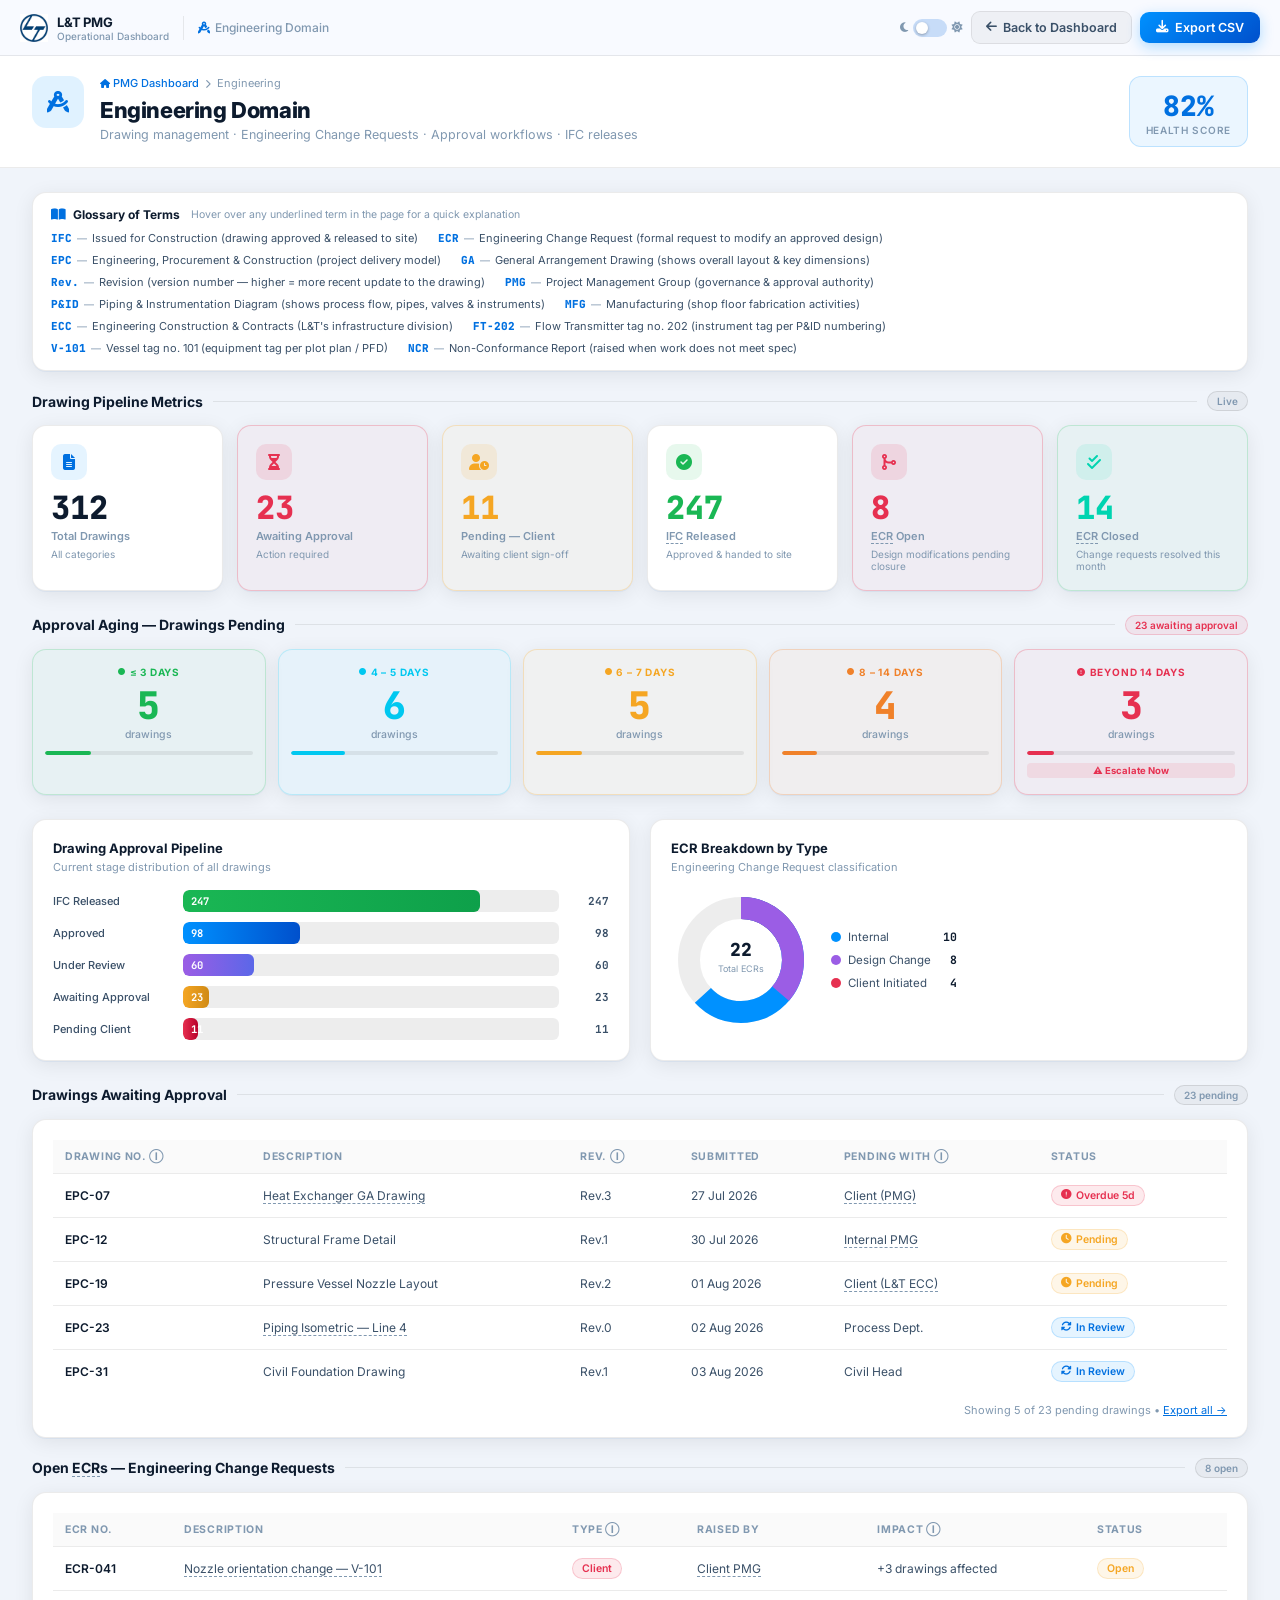
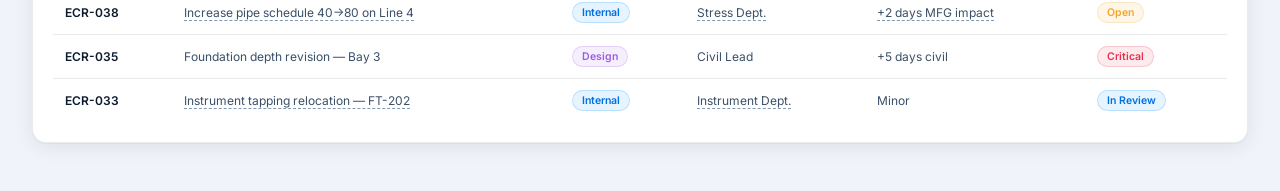
<file: engineering.html>
<!DOCTYPE html>
<html lang="en" data-theme="light">
<head>
<meta charset="UTF-8"/>
<meta name="viewport" content="width=device-width,initial-scale=1.0"/>
<title>Engineering Domain | L&T PMG Dashboard</title>
<meta name="description" content="Engineering domain detail — drawings, approvals, ECR tracking."/>
<link href="https://fonts.googleapis.com/css2?family=Inter:wght@300;400;500;600;700;800;900&family=JetBrains+Mono:wght@400;500;600&display=swap" rel="stylesheet"/>
<link rel="stylesheet" href="https://cdnjs.cloudflare.com/ajax/libs/font-awesome/6.5.0/css/all.min.css"/>
<link rel="stylesheet" href="shared.css"/>
<style>
.topbar-logo-txt { display:flex;flex-direction:column; }
.domain-stat-hero { display:grid;grid-template-columns:1fr 1fr 1fr 1fr 1fr 1fr;gap:14px;margin-bottom:24px; }
@media(max-width:1100px){.domain-stat-hero{grid-template-columns:repeat(3,1fr);}}
@media(max-width:700px){.domain-stat-hero{grid-template-columns:repeat(2,1fr);}}

/* TOOLTIP */
.has-tip { position:relative; cursor:help; border-bottom:1px dashed var(--text-muted); }
.has-tip::after { content:attr(data-tip); position:absolute; bottom:calc(100% + 6px); left:50%; transform:translateX(-50%); background:var(--bg-card-solid); border:1px solid var(--border-main); padding:5px 10px; border-radius:7px; font-size:11px; color:var(--text-h); white-space:nowrap; opacity:0; pointer-events:none; transition:opacity .2s; z-index:100; box-shadow:0 4px 16px rgba(0,0,0,.15); font-weight:500; font-style:normal; }
.has-tip:hover::after { opacity:1; }

/* GLOSSARY CARD */
.glossary-card { background:var(--bg-card-solid); border:1px solid var(--border-subtle); border-radius:var(--radius); padding:14px 18px; margin-bottom:20px; box-shadow:var(--shadow-card); }
.glossary-grid { display:flex; flex-wrap:wrap; gap:6px 20px; margin-top:8px; }
.gterm { display:flex; align-items:baseline; gap:5px; font-size:11.5px; }
.gterm-abbr { font-weight:800; color:var(--blue); font-family:'JetBrains Mono',monospace; font-size:11px; }
.gterm-sep { color:var(--text-muted); font-size:10px; }
.gterm-def { color:var(--text-p); }
</style>
</head>
<body>

<!-- TOPBAR -->
<header class="topbar">
  <a class="topbar-logo" href="index.html">
    <img src="lt-logo.png" alt="L&T"/>
    <div class="topbar-logo-txt">
      <div class="topbar-title">L&T PMG</div>
      <div class="topbar-sub">Operational Dashboard</div>
    </div>
  </a>
  <div class="topbar-divider"></div>
  <div style="font-size:12px;color:var(--text-muted);font-weight:500;"><i class="fa-solid fa-drafting-compass" style="color:var(--blue);margin-right:5px"></i>Engineering Domain</div>
  <div class="topbar-actions">
    <div class="theme-toggle-wrap">
      <i class="fa-solid fa-moon theme-icon" id="themeIconMoon"></i>
      <div class="theme-toggle" id="themeToggle" onclick="toggleTheme()" role="button" aria-label="Toggle theme"></div>
      <i class="fa-solid fa-sun theme-icon" id="themeIconSun"></i>
    </div>
    <button class="btn btn-back" onclick="window.location.href='index.html'"><i class="fa-solid fa-arrow-left"></i> Back to Dashboard</button>
    <button class="btn btn-primary" onclick="exportDomainCSV()"><i class="fa-solid fa-download"></i> Export CSV</button>
  </div>
</header>

<!-- DOMAIN PAGE -->
<div class="domain-page">

  <!-- PAGE HEADER -->
  <div class="domain-page-hdr">
    <div class="domain-icon-big" style="background:rgba(0,145,255,.12);color:var(--blue);">
      <i class="fa-solid fa-drafting-compass"></i>
    </div>
    <div class="domain-page-hdr-left">
      <div class="domain-breadcrumb">
        <a href="index.html"><i class="fa-solid fa-house"></i> PMG Dashboard</a>
        <i class="fa-solid fa-chevron-right"></i>
        <span>Engineering</span>
      </div>
      <div class="domain-page-title">Engineering Domain</div>
      <div class="domain-page-sub">Drawing management &middot; Engineering Change Requests &middot; Approval workflows &middot; IFC releases</div>
    </div>
    <div class="domain-page-hdr-right">
      <div style="text-align:center;padding:10px 16px;background:rgba(0,145,255,.08);border:1px solid rgba(0,145,255,.2);border-radius:12px;">
        <div style="font-size:28px;font-weight:900;color:var(--blue);font-family:'JetBrains Mono',monospace;">82%</div>
        <div style="font-size:10px;font-weight:600;color:var(--text-muted);text-transform:uppercase;letter-spacing:.7px;">Health Score</div>
      </div>
    </div>
  </div>

  <!-- CONTENT -->
  <div class="domain-content">

    <!-- GLOSSARY OF TERMS -->
    <div class="glossary-card">
      <div style="display:flex;align-items:center;gap:7px;">
        <i class="fa-solid fa-book-open" style="color:var(--blue);font-size:13px"></i>
        <span style="font-size:12px;font-weight:700;color:var(--text-h);">Glossary of Terms</span>
        <span style="font-size:10.5px;color:var(--text-muted);margin-left:4px;">Hover over any underlined term in the page for a quick explanation</span>
      </div>
      <div class="glossary-grid">
        <div class="gterm"><span class="gterm-abbr">IFC</span><span class="gterm-sep">—</span><span class="gterm-def">Issued for Construction (drawing approved &amp; released to site)</span></div>
        <div class="gterm"><span class="gterm-abbr">ECR</span><span class="gterm-sep">—</span><span class="gterm-def">Engineering Change Request (formal request to modify an approved design)</span></div>
        <div class="gterm"><span class="gterm-abbr">EPC</span><span class="gterm-sep">—</span><span class="gterm-def">Engineering, Procurement &amp; Construction (project delivery model)</span></div>
        <div class="gterm"><span class="gterm-abbr">GA</span><span class="gterm-sep">—</span><span class="gterm-def">General Arrangement Drawing (shows overall layout &amp; key dimensions)</span></div>
        <div class="gterm"><span class="gterm-abbr">Rev.</span><span class="gterm-sep">—</span><span class="gterm-def">Revision (version number — higher = more recent update to the drawing)</span></div>
        <div class="gterm"><span class="gterm-abbr">PMG</span><span class="gterm-sep">—</span><span class="gterm-def">Project Management Group (governance &amp; approval authority)</span></div>
        <div class="gterm"><span class="gterm-abbr">P&amp;ID</span><span class="gterm-sep">—</span><span class="gterm-def">Piping &amp; Instrumentation Diagram (shows process flow, pipes, valves &amp; instruments)</span></div>
        <div class="gterm"><span class="gterm-abbr">MFG</span><span class="gterm-sep">—</span><span class="gterm-def">Manufacturing (shop floor fabrication activities)</span></div>
        <div class="gterm"><span class="gterm-abbr">ECC</span><span class="gterm-sep">—</span><span class="gterm-def">Engineering Construction &amp; Contracts (L&amp;T's infrastructure division)</span></div>
        <div class="gterm"><span class="gterm-abbr">FT-202</span><span class="gterm-sep">—</span><span class="gterm-def">Flow Transmitter tag no. 202 (instrument tag per P&amp;ID numbering)</span></div>
        <div class="gterm"><span class="gterm-abbr">V-101</span><span class="gterm-sep">—</span><span class="gterm-def">Vessel tag no. 101 (equipment tag per plot plan / PFD)</span></div>
        <div class="gterm"><span class="gterm-abbr">NCR</span><span class="gterm-sep">—</span><span class="gterm-def">Non-Conformance Report (raised when work does not meet spec)</span></div>
      </div>
    </div>

    <!-- BUCKET METRICS -->
    <div class="sec-hdr"><h2 class="sec-title">Drawing Pipeline Metrics</h2><div class="sec-line"></div><div class="sec-tag">Live</div></div>
    <div class="domain-stat-hero">
      <div class="bucket-card">
        <div class="bc-icon" style="background:rgba(0,145,255,.1);color:var(--blue);"><i class="fa-solid fa-file-lines"></i></div>
        <div class="bc-val" style="color:var(--text-h);">312</div>
        <div class="bc-lbl">Total Drawings</div>
        <div class="bc-sub">All categories</div>
      </div>
      <div class="bucket-card alert-bucket">
        <div class="bc-icon" style="background:rgba(230,48,80,.12);color:var(--red);"><i class="fa-solid fa-hourglass-half"></i></div>
        <div class="bc-val" style="color:var(--red);">23</div>
        <div class="bc-lbl">Awaiting Approval</div>
        <div class="bc-sub">Action required</div>
      </div>
      <div class="bucket-card warn-bucket">
        <div class="bc-icon" style="background:rgba(245,166,35,.12);color:var(--yellow);"><i class="fa-solid fa-user-clock"></i></div>
        <div class="bc-val" style="color:var(--yellow);">11</div>
        <div class="bc-lbl">Pending — Client</div>
        <div class="bc-sub">Awaiting client sign-off</div>
      </div>
      <div class="bucket-card">
        <div class="bc-icon" style="background:rgba(26,183,84,.1);color:var(--green);"><i class="fa-solid fa-circle-check"></i></div>
        <div class="bc-val" style="color:var(--green);">247</div>
        <div class="bc-lbl"><span class="has-tip" data-tip="Issued for Construction — drawing approved &amp; released for site use">IFC</span> Released</div>
        <div class="bc-sub">Approved &amp; handed to site</div>
      </div>
      <div class="bucket-card alert-bucket">
        <div class="bc-icon" style="background:rgba(230,48,80,.12);color:var(--red);"><i class="fa-solid fa-code-merge"></i></div>
        <div class="bc-val" style="color:var(--red);">8</div>
        <div class="bc-lbl"><span class="has-tip" data-tip="Engineering Change Request — formal request to modify an approved design">ECR</span> Open</div>
        <div class="bc-sub">Design modifications pending closure</div>
      </div>
      <div class="bucket-card good-bucket">
        <div class="bc-icon" style="background:rgba(0,212,176,.1);color:var(--teal);"><i class="fa-solid fa-check-double"></i></div>
        <div class="bc-val" style="color:var(--teal);">14</div>
        <div class="bc-lbl"><span class="has-tip" data-tip="Engineering Change Request — closed means design updated &amp; re-approved">ECR</span> Closed</div>
        <div class="bc-sub">Change requests resolved this month</div>
      </div>
    </div>

    <!-- APPROVAL AGING BUCKETS -->
    <div class="sec-hdr" style="margin-top:4px;"><h2 class="sec-title">Approval Aging — Drawings Pending</h2><div class="sec-line"></div><div class="sec-tag" style="background:rgba(230,48,80,.08);color:var(--red);border-color:rgba(230,48,80,.2);">23 awaiting approval</div></div>
    <div style="display:grid;grid-template-columns:repeat(5,1fr);gap:12px;margin-bottom:24px;">
      <!-- ≤3 days -->
      <div class="bucket-card good-bucket" style="text-align:center;padding:16px 12px;">
        <div style="font-size:10px;font-weight:700;color:var(--green);text-transform:uppercase;letter-spacing:.8px;margin-bottom:8px;display:flex;align-items:center;justify-content:center;gap:4px;"><i class="fa-solid fa-circle" style="font-size:7px"></i> ≤ 3 Days</div>
        <div style="font-size:38px;font-weight:900;font-family:'JetBrains Mono',monospace;color:var(--green);line-height:1;">5</div>
        <div style="font-size:10.5px;color:var(--text-muted);margin-top:4px;font-weight:500;">drawings</div>
        <div style="margin-top:10px;height:4px;border-radius:4px;background:var(--ring-track);overflow:hidden;"><div style="height:100%;width:22%;background:var(--green);border-radius:4px;"></div></div>
      </div>
      <!-- ≤5 days -->
      <div class="bucket-card" style="text-align:center;padding:16px 12px;border-color:rgba(0,200,240,.2);background:rgba(0,200,240,.04);">
        <div style="font-size:10px;font-weight:700;color:var(--cyan);text-transform:uppercase;letter-spacing:.8px;margin-bottom:8px;display:flex;align-items:center;justify-content:center;gap:4px;"><i class="fa-solid fa-circle" style="font-size:7px"></i> 4 – 5 Days</div>
        <div style="font-size:38px;font-weight:900;font-family:'JetBrains Mono',monospace;color:var(--cyan);line-height:1;">6</div>
        <div style="font-size:10.5px;color:var(--text-muted);margin-top:4px;font-weight:500;">drawings</div>
        <div style="margin-top:10px;height:4px;border-radius:4px;background:var(--ring-track);overflow:hidden;"><div style="height:100%;width:26%;background:var(--cyan);border-radius:4px;"></div></div>
      </div>
      <!-- ≤7 days -->
      <div class="bucket-card warn-bucket" style="text-align:center;padding:16px 12px;">
        <div style="font-size:10px;font-weight:700;color:var(--yellow);text-transform:uppercase;letter-spacing:.8px;margin-bottom:8px;display:flex;align-items:center;justify-content:center;gap:4px;"><i class="fa-solid fa-circle" style="font-size:7px"></i> 6 – 7 Days</div>
        <div style="font-size:38px;font-weight:900;font-family:'JetBrains Mono',monospace;color:var(--yellow);line-height:1;">5</div>
        <div style="font-size:10.5px;color:var(--text-muted);margin-top:4px;font-weight:500;">drawings</div>
        <div style="margin-top:10px;height:4px;border-radius:4px;background:var(--ring-track);overflow:hidden;"><div style="height:100%;width:22%;background:var(--yellow);border-radius:4px;"></div></div>
      </div>
      <!-- ≤14 days -->
      <div class="bucket-card" style="text-align:center;padding:16px 12px;border-color:rgba(240,129,42,.25);background:rgba(240,129,42,.05);">
        <div style="font-size:10px;font-weight:700;color:var(--orange);text-transform:uppercase;letter-spacing:.8px;margin-bottom:8px;display:flex;align-items:center;justify-content:center;gap:4px;"><i class="fa-solid fa-circle" style="font-size:7px"></i> 8 – 14 Days</div>
        <div style="font-size:38px;font-weight:900;font-family:'JetBrains Mono',monospace;color:var(--orange);line-height:1;">4</div>
        <div style="font-size:10.5px;color:var(--text-muted);margin-top:4px;font-weight:500;">drawings</div>
        <div style="margin-top:10px;height:4px;border-radius:4px;background:var(--ring-track);overflow:hidden;"><div style="height:100%;width:17%;background:var(--orange);border-radius:4px;"></div></div>
      </div>
      <!-- >14 days -->
      <div class="bucket-card alert-bucket" style="text-align:center;padding:16px 12px;">
        <div style="font-size:10px;font-weight:700;color:var(--red);text-transform:uppercase;letter-spacing:.8px;margin-bottom:8px;display:flex;align-items:center;justify-content:center;gap:4px;"><i class="fa-solid fa-circle-exclamation" style="font-size:8px"></i> Beyond 14 Days</div>
        <div style="font-size:38px;font-weight:900;font-family:'JetBrains Mono',monospace;color:var(--red);line-height:1;">3</div>
        <div style="font-size:10.5px;color:var(--text-muted);margin-top:4px;font-weight:500;">drawings</div>
        <div style="margin-top:10px;height:4px;border-radius:4px;background:var(--ring-track);overflow:hidden;"><div style="height:100%;width:13%;background:var(--red);border-radius:4px;"></div></div>
        <div style="margin-top:8px;font-size:9.5px;font-weight:700;color:var(--red);background:rgba(230,48,80,.1);border-radius:4px;padding:2px 6px;">⚠ Escalate Now</div>
      </div>
    </div>

    <!-- CHARTS ROW -->
    <div class="charts-row">
      <!-- Drawing Pipeline Bar Chart -->
      <div class="chart-card">
        <div class="chart-title">Drawing Approval Pipeline</div>
        <div class="chart-sub">Current stage distribution of all drawings</div>
        <div class="bar-chart">
          <div class="bar-row">
            <div class="bar-label bar-label-left">IFC Released</div>
            <div class="bar-track"><div class="bar-fill" style="width:79%;background:linear-gradient(90deg,#1ab754,#0ea04a)"><span class="bar-val">247</span></div></div>
            <div class="bar-val-out">247</div>
          </div>
          <div class="bar-row">
            <div class="bar-label bar-label-left">Approved</div>
            <div class="bar-track"><div class="bar-fill" style="width:31%;background:linear-gradient(90deg,#0091ff,#0050cc)"><span class="bar-val">98</span></div></div>
            <div class="bar-val-out">98</div>
          </div>
          <div class="bar-row">
            <div class="bar-label bar-label-left">Under Review</div>
            <div class="bar-track"><div class="bar-fill" style="width:19%;background:linear-gradient(90deg,#9b5de5,#5b67e8)"><span class="bar-val">60</span></div></div>
            <div class="bar-val-out">60</div>
          </div>
          <div class="bar-row">
            <div class="bar-label bar-label-left">Awaiting Approval</div>
            <div class="bar-track"><div class="bar-fill" style="width:7%;background:linear-gradient(90deg,#f5a623,#d08a14)"><span class="bar-val">23</span></div></div>
            <div class="bar-val-out">23</div>
          </div>
          <div class="bar-row">
            <div class="bar-label bar-label-left">Pending Client</div>
            <div class="bar-track"><div class="bar-fill" style="width:4%;background:linear-gradient(90deg,#e63050,#b8002a)"><span class="bar-val">11</span></div></div>
            <div class="bar-val-out">11</div>
          </div>
        </div>
      </div>

      <!-- ECR Donut -->
      <div class="chart-card">
        <div class="chart-title">ECR Breakdown by Type</div>
        <div class="chart-sub">Engineering Change Request classification</div>
        <div class="donut-wrap">
          <svg class="donut-svg" width="140" height="140" viewBox="0 0 140 140">
            <circle cx="70" cy="70" r="52" fill="none" stroke="var(--ring-track)" stroke-width="22"/>
            <!-- Client Initiated: 4/22 = 18% = 65.7° → dasharray=326.7, offset=326.7*(1-0.18)=267.9 -->
            <circle cx="70" cy="70" r="52" fill="none" stroke="#e63050" stroke-width="22" stroke-dasharray="326.7" stroke-dashoffset="267.9" transform="rotate(-90 70 70)"/>
            <!-- Internal: 10/22 = 45% = dashoffset=326.7*(1-0.18-0.45)=120.9 -->
            <circle cx="70" cy="70" r="52" fill="none" stroke="#0091ff" stroke-width="22" stroke-dasharray="326.7" stroke-dashoffset="120.9" transform="rotate(-90 70 70)"/>
            <!-- Design Change: 8/22 = 36% -->
            <circle cx="70" cy="70" r="52" fill="none" stroke="#9b5de5" stroke-width="22" stroke-dasharray="326.7" stroke-dashoffset="208.5" transform="rotate(-90 70 70)"/>
            <text x="70" y="66" text-anchor="middle" font-size="18" font-weight="800" fill="var(--text-h)" font-family="'JetBrains Mono',monospace">22</text>
            <text x="70" y="82" text-anchor="middle" font-size="9" fill="var(--text-muted)" font-family="Inter,sans-serif">Total ECRs</text>
          </svg>
          <div class="donut-legend">
            <div class="donut-leg-item"><div class="donut-leg-dot" style="background:#0091ff"></div><span class="donut-leg-lbl">Internal</span><span class="donut-leg-val">10</span></div>
            <div class="donut-leg-item"><div class="donut-leg-dot" style="background:#9b5de5"></div><span class="donut-leg-lbl">Design Change</span><span class="donut-leg-val">8</span></div>
            <div class="donut-leg-item"><div class="donut-leg-dot" style="background:#e63050"></div><span class="donut-leg-lbl">Client Initiated</span><span class="donut-leg-val">4</span></div>
          </div>
        </div>
      </div>
    </div>

    <!-- DRAWINGS AWAITING APPROVAL TABLE -->
    <div class="sec-hdr"><h2 class="sec-title">Drawings Awaiting Approval</h2><div class="sec-line"></div><div class="sec-tag">23 pending</div></div>
    <div class="chart-card" style="margin-bottom:20px;">
      <table class="domain-table">
        <thead>
          <tr>
            <th title="Drawing reference number (EPC = Engineering, Procurement &amp; Construction package)">Drawing No. ⓘ</th>
            <th>Description</th>
            <th title="Revision — version of the drawing (Rev.0 = first issue, higher = updated)">Rev. ⓘ</th>
            <th>Submitted</th>
            <th title="The person or team currently holding the drawing for review/sign-off">Pending With ⓘ</th>
            <th>Status</th>
          </tr>
        </thead>
        <tbody>
          <tr>
            <td><strong title="EPC-07: Heat Exchanger drawing package, item 07">EPC-07</strong></td>
            <td><span class="has-tip" data-tip="GA = General Arrangement Drawing — shows overall layout and key dimensions of the heat exchanger">Heat Exchanger GA Drawing</span></td>
            <td title="Third revision — two earlier versions were reviewed and revised">Rev.3</td>
            <td>27 Jul 2026</td>
            <td><span class="has-tip" data-tip="PMG = Project Management Group — the client-side governance authority responsible for approval">Client (PMG)</span></td>
            <td><span class="chip chip-r"><i class="fa-solid fa-circle-exclamation"></i> Overdue 5d</span></td>
          </tr>
          <tr>
            <td><strong title="EPC-12: Structural drawing package, item 12">EPC-12</strong></td>
            <td>Structural Frame Detail</td>
            <td title="First revision — initial issue submitted for approval">Rev.1</td>
            <td>30 Jul 2026</td>
            <td><span class="has-tip" data-tip="PMG internal team — being reviewed within the project management group before external sign-off">Internal PMG</span></td>
            <td><span class="chip chip-y"><i class="fa-solid fa-clock"></i> Pending</span></td>
          </tr>
          <tr>
            <td><strong title="EPC-19: Pressure vessel drawing package, item 19">EPC-19</strong></td>
            <td>Pressure Vessel Nozzle Layout</td>
            <td title="Second revision">Rev.2</td>
            <td>01 Aug 2026</td>
            <td><span class="has-tip" data-tip="L&amp;T ECC = L&amp;T Engineering, Construction &amp; Contracts division — the client entity for this package">Client (L&amp;T ECC)</span></td>
            <td><span class="chip chip-y"><i class="fa-solid fa-clock"></i> Pending</span></td>
          </tr>
          <tr>
            <td><strong title="EPC-23: Piping drawing package, item 23">EPC-23</strong></td>
            <td><span class="has-tip" data-tip="Piping Isometric = 3D pipe routing diagram showing bends, fittings and weld joints for a specific line number">Piping Isometric — Line 4</span></td>
            <td title="First issue — no revisions yet">Rev.0</td>
            <td>02 Aug 2026</td>
            <td>Process Dept.</td>
            <td><span class="chip chip-b"><i class="fa-solid fa-rotate"></i> In Review</span></td>
          </tr>
          <tr>
            <td><strong title="EPC-31: Civil drawing package, item 31">EPC-31</strong></td>
            <td>Civil Foundation Drawing</td>
            <td title="First revision">Rev.1</td>
            <td>03 Aug 2026</td>
            <td>Civil Head</td>
            <td><span class="chip chip-b"><i class="fa-solid fa-rotate"></i> In Review</span></td>
          </tr>
        </tbody>
      </table>
      <div style="padding:10px 0 0;font-size:11px;color:var(--text-muted);text-align:right;">Showing 5 of 23 pending drawings &bull; <a href="#" style="color:var(--blue)" onclick="alert('Full list export triggered')">Export all →</a></div>
    </div>

    <!-- OPEN ECR TABLE -->
    <div class="sec-hdr"><h2 class="sec-title">Open <span class="has-tip" data-tip="ECR = Engineering Change Request — a formal document to revise an already-approved design">ECR</span>s — Engineering Change Requests</h2><div class="sec-line"></div><div class="sec-tag">8 open</div></div>
    <div class="chart-card" style="margin-bottom:24px;">
      <table class="domain-table">
        <thead>
          <tr>
            <th title="ECR serial number">ECR No.</th>
            <th>Description</th>
            <th title="Client = requested by client. Internal = raised by engineering team. Design = triggered by a design finding.">Type ⓘ</th>
            <th>Raised By</th>
            <th title="Impact on other drawings, schedule or downstream activities">Impact ⓘ</th>
            <th>Status</th>
          </tr>
        </thead>
        <tbody>
          <tr>
            <td><strong>ECR-041</strong></td>
            <td><span class="has-tip" data-tip="V-101 = Vessel tag number 101 per equipment list. Nozzle = pipe connection point on the vessel.">Nozzle orientation change — V-101</span></td>
            <td><span class="chip chip-r" title="Client-initiated: the client has requested this design change">Client</span></td>
            <td><span class="has-tip" data-tip="PMG = Project Management Group — client's governance team">Client PMG</span></td>
            <td>+3 drawings affected</td>
            <td><span class="chip chip-y">Open</span></td>
          </tr>
          <tr>
            <td><strong>ECR-038</strong></td>
            <td><span class="has-tip" data-tip="Pipe schedule = wall thickness standard (Sch 40 is thinner; Sch 80 is heavier-duty, required for higher pressure)">Increase pipe schedule 40→80 on Line 4</span></td>
            <td><span class="chip chip-b" title="Internal: raised by the engineering team based on stress analysis findings">Internal</span></td>
            <td><span class="has-tip" data-tip="Stress Dept. = Piping stress analysis team — validates pipe flexibility and load distribution">Stress Dept.</span></td>
            <td><span class="has-tip" data-tip="MFG = Manufacturing — heavier pipe means different procurement &amp; shop fabrication time">+2 days MFG impact</span></td>
            <td><span class="chip chip-y">Open</span></td>
          </tr>
          <tr>
            <td><strong>ECR-035</strong></td>
            <td>Foundation depth revision — Bay 3</td>
            <td><span class="chip chip-p" title="Design-triggered: a finding during detailed design required this change">Design</span></td>
            <td>Civil Lead</td>
            <td>+5 days civil</td>
            <td><span class="chip chip-r">Critical</span></td>
          </tr>
          <tr>
            <td><strong>ECR-033</strong></td>
            <td><span class="has-tip" data-tip="FT-202 = Flow Transmitter tag no. 202 (per P&amp;ID). Tapping = the physical connection point on the pipe where the instrument is mounted.">Instrument tapping relocation — FT-202</span></td>
            <td><span class="chip chip-b" title="Internal: raised by instrumentation team">Internal</span></td>
            <td><span class="has-tip" data-tip="Instrument Dept. = the instrumentation &amp; control engineering team">Instrument Dept.</span></td>
            <td>Minor</td>
            <td><span class="chip chip-b">In Review</span></td>
          </tr>
        </tbody>
      </table>
    </div>

  </div>
</div>

<div id="toast-container"></div>

<script>
function toggleTheme(){var h=document.documentElement;var t=h.getAttribute('data-theme');h.setAttribute('data-theme',t==='dark'?'light':'dark');localStorage.setItem('lt-theme',h.getAttribute('data-theme'));}
(function(){var t=localStorage.getItem('lt-theme')||'light';document.documentElement.setAttribute('data-theme',t);})();
function exportDomainCSV(){
  var dateStr=new Date().toISOString().split('T')[0];
  var csv=[
    ['L&T ENGINEERING DOMAIN FULL REPORT'],
    ['Generated',new Date().toLocaleString()],
    ['Health Score','82%'],
    [],
    ['DRAWING METRICS'],
    ['Total Drawings','312'],
    ['Awaiting Approval','23'],
    ['Pending Client Sign-off','11'],
    ['IFC Released','247'],
    ['ECR Open','8'],
    ['ECR Closed (Month)','14'],
    [],
    ['DRAWINGS AWAITING APPROVAL'],
    ['Drawing No.','Description','Rev','Submitted','Pending With','Status'],
    ['EPC-07','Heat Exchanger GA Drawing','Rev.3','27 Jul 2026','Client (PMG)','Overdue 5d'],
    ['EPC-12','Structural Frame Detail','Rev.1','30 Jul 2026','Internal PMG','Pending'],
    ['EPC-19','Pressure Vessel Nozzle Layout','Rev.2','01 Aug 2026','Client (L&T ECC)','Pending'],
    ['EPC-23','Piping Isometric — Line 4','Rev.0','02 Aug 2026','Process Dept.','In Review'],
    ['EPC-31','Civil Foundation Drawing','Rev.1','03 Aug 2026','Civil Head','In Review'],
    [],
    ['OPEN ECR'],
    ['ECR No.','Description','Type','Raised By','Impact','Status'],
    ['ECR-041','Nozzle orientation change — V-101','Client','Client PMG','+3 drawings affected','Open'],
    ['ECR-038','Increase pipe schedule 40→80 on Line 4','Internal','Stress Dept.','+2 days MFG impact','Open'],
    ['ECR-035','Foundation depth revision — Bay 3','Design','Civil Lead','+5 days civil','Critical'],
    ['ECR-033','Instrument tapping relocation — FT-202','Internal','Instrument Dept.','Minor','In Review'],
  ];
  var str=csv.map(function(r){return r.map(function(c){return '"'+(c+'').replace(/"/g,'""')+'"';}).join(',');}).join('\n');
  var blob=new Blob([str],{type:'text/csv;charset=utf-8;'});
  var link=document.createElement('a');link.href=URL.createObjectURL(blob);link.download='L_and_T_Engineering_Full_Report_'+dateStr+'.csv';
  document.body.appendChild(link);link.click();document.body.removeChild(link);
  showToast('Engineering full report downloaded!','success');
}
function showToast(msg,type){var cols={success:'#1ab754',error:'#e63050',warn:'#f5a623',info:'#0091ff'};var t=document.createElement('div');t.className='toast';t.innerHTML='<span style="color:'+cols[type]+';font-size:14px">&#x'+{success:'f058',error:'f057',warn:'f071',info:'f05a'}[type]+';</span><span>'+msg+'</span>';var c=document.getElementById('toast-container');c.appendChild(t);setTimeout(function(){t.classList.add('fadeout');setTimeout(function(){if(t.parentNode)t.parentNode.removeChild(t);},320);},3200);}
</script>
</body>
</html>
</file>
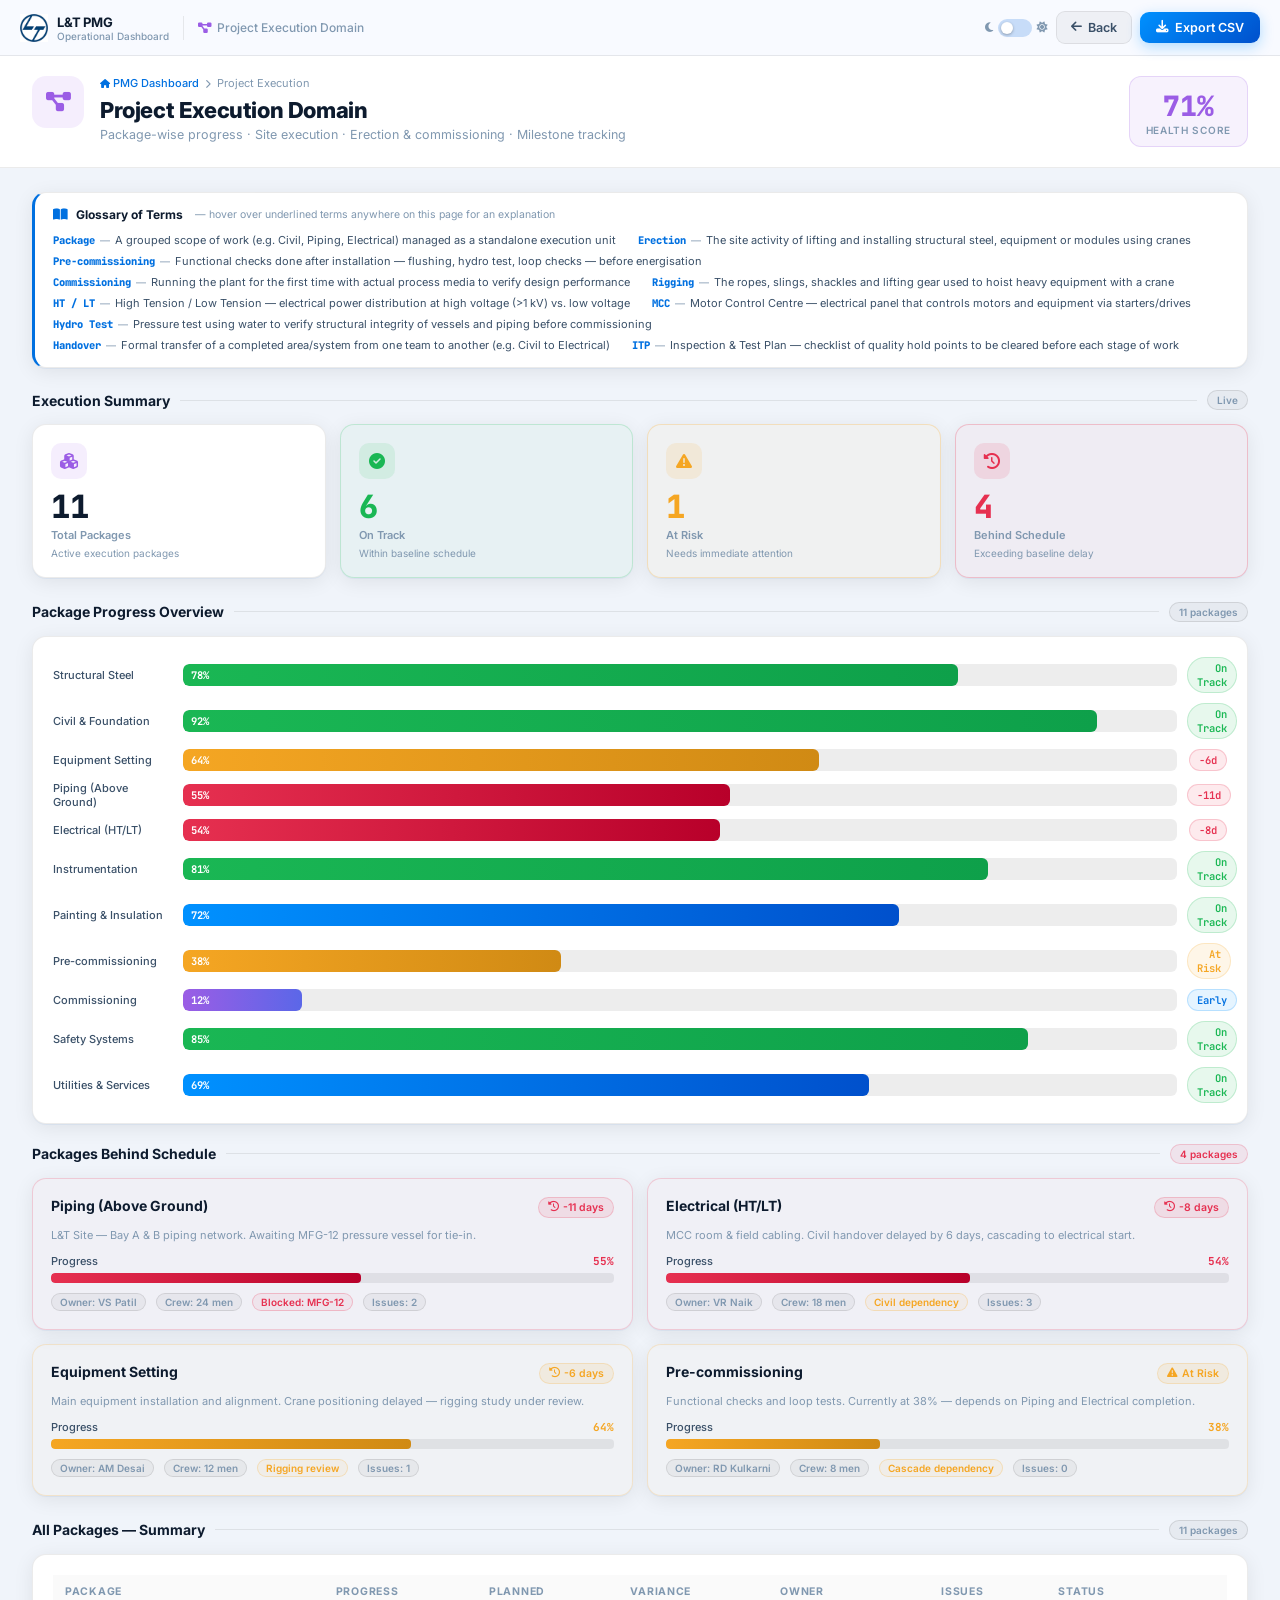
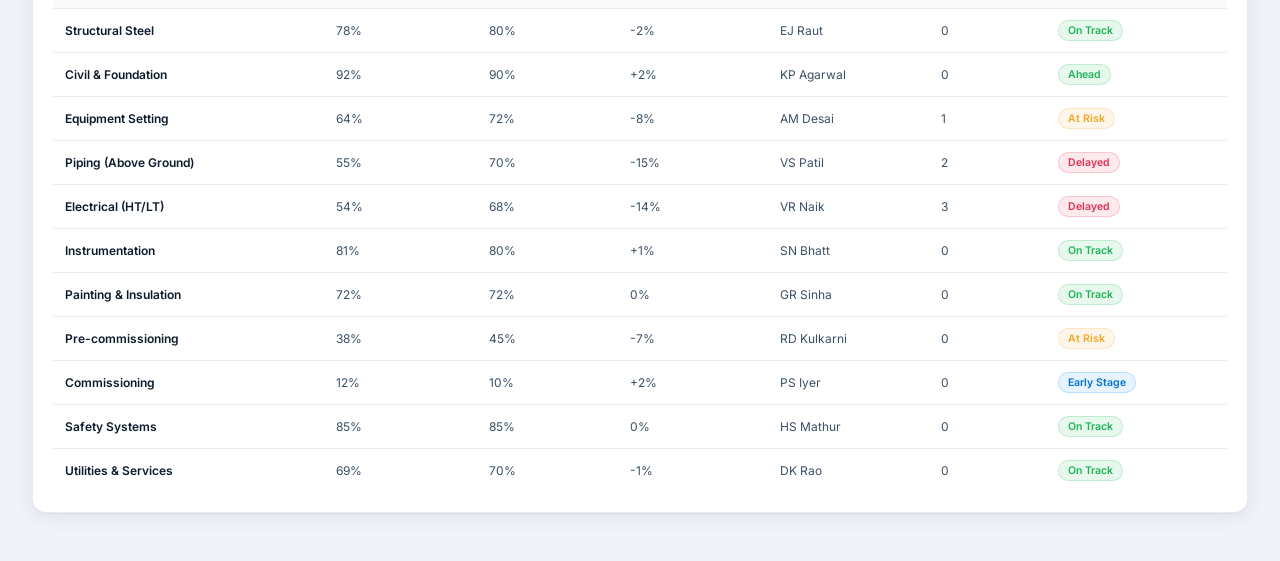
<file: execution.html>
<!DOCTYPE html>
<html lang="en" data-theme="light">
<head>
<meta charset="UTF-8"/>
<meta name="viewport" content="width=device-width,initial-scale=1.0"/>
<title>Project Execution Domain | L&T PMG Dashboard</title>
<link href="https://fonts.googleapis.com/css2?family=Inter:wght@300;400;500;600;700;800;900&family=JetBrains+Mono:wght@400;500;600&display=swap" rel="stylesheet"/>
<link rel="stylesheet" href="https://cdnjs.cloudflare.com/ajax/libs/font-awesome/6.5.0/css/all.min.css"/>
<link rel="stylesheet" href="shared.css"/>
<style>
.topbar-logo-txt{display:flex;flex-direction:column;}
.exe-kpi-row{display:grid;grid-template-columns:repeat(4,1fr);gap:14px;margin-bottom:24px;}
.package-card{background:var(--bg-card-solid);border:1px solid var(--border-subtle);border-radius:var(--radius);padding:18px;box-shadow:var(--shadow-card);transition:all .2s;}
.package-card:hover{transform:translateY(-2px);box-shadow:0 8px 32px rgba(0,0,0,.12);}
.package-grid{display:grid;grid-template-columns:repeat(2,1fr);gap:14px;margin-bottom:24px;}
@media(max-width:900px){.exe-kpi-row{grid-template-columns:repeat(2,1fr);}.package-grid{grid-template-columns:1fr;}}
.pkg-name{font-size:14px;font-weight:700;color:var(--text-h);margin-bottom:4px;}
.pkg-sub{font-size:11px;color:var(--text-muted);margin-bottom:12px;}
.pkg-meta{display:flex;gap:10px;flex-wrap:wrap;margin-top:10px;}
.pkg-tag{font-size:10px;font-weight:600;padding:2px 8px;border-radius:12px;background:var(--badge-bg);border:1px solid var(--badge-border);color:var(--text-muted);}
</style>
</head>
<body>
<header class="topbar">
  <a class="topbar-logo" href="index.html">
    <img src="lt-logo.png" alt="L&T"/>
    <div class="topbar-logo-txt"><div class="topbar-title">L&T PMG</div><div class="topbar-sub">Operational Dashboard</div></div>
  </a>
  <div class="topbar-divider"></div>
  <div style="font-size:12px;color:var(--text-muted);font-weight:500;"><i class="fa-solid fa-diagram-project" style="color:var(--purple);margin-right:5px"></i>Project Execution Domain</div>
  <div class="topbar-actions">
    <div class="theme-toggle-wrap">
      <i class="fa-solid fa-moon theme-icon"></i>
      <div class="theme-toggle" onclick="toggleTheme()" role="button" aria-label="Toggle theme"></div>
      <i class="fa-solid fa-sun theme-icon"></i>
    </div>
    <button class="btn btn-back" onclick="window.location.href='index.html'"><i class="fa-solid fa-arrow-left"></i> Back</button>
    <button class="btn btn-primary" onclick="exportCSV()"><i class="fa-solid fa-download"></i> Export CSV</button>
  </div>
</header>

<div class="domain-page">
  <div class="domain-page-hdr">
    <div class="domain-icon-big" style="background:rgba(155,93,229,.1);color:var(--purple);">
      <i class="fa-solid fa-diagram-project"></i>
    </div>
    <div class="domain-page-hdr-left">
      <div class="domain-breadcrumb">
        <a href="index.html"><i class="fa-solid fa-house"></i> PMG Dashboard</a>
        <i class="fa-solid fa-chevron-right"></i><span>Project Execution</span>
      </div>
      <div class="domain-page-title">Project Execution Domain</div>
      <div class="domain-page-sub">Package-wise progress &middot; Site execution &middot; Erection &amp; commissioning &middot; Milestone tracking</div>
    </div>
    <div class="domain-page-hdr-right">
      <div style="text-align:center;padding:10px 16px;background:rgba(155,93,229,.08);border:1px solid rgba(155,93,229,.2);border-radius:12px;">
        <div style="font-size:28px;font-weight:900;color:var(--purple);font-family:'JetBrains Mono',monospace;">71%</div>
        <div style="font-size:10px;font-weight:600;color:var(--text-muted);text-transform:uppercase;letter-spacing:.7px;">Health Score</div>
      </div>
    </div>
  </div>

  <div class="domain-content">

    <!-- GLOSSARY OF TERMS -->
    <div class="glossary-card">
      <div class="glossary-hdr">
        <i class="fa-solid fa-book-open glossary-hdr-icon"></i>
        <span class="glossary-hdr-title">Glossary of Terms</span>
        <span class="glossary-hdr-hint">— hover over underlined terms anywhere on this page for an explanation</span>
      </div>
      <div class="glossary-grid">
        <div class="gterm"><span class="gterm-abbr">Package</span><span class="gterm-sep">—</span><span class="gterm-def">A grouped scope of work (e.g. Civil, Piping, Electrical) managed as a standalone execution unit</span></div>
        <div class="gterm"><span class="gterm-abbr">Erection</span><span class="gterm-sep">—</span><span class="gterm-def">The site activity of lifting and installing structural steel, equipment or modules using cranes</span></div>
        <div class="gterm"><span class="gterm-abbr">Pre-commissioning</span><span class="gterm-sep">—</span><span class="gterm-def">Functional checks done after installation — flushing, hydro test, loop checks — before energisation</span></div>
        <div class="gterm"><span class="gterm-abbr">Commissioning</span><span class="gterm-sep">—</span><span class="gterm-def">Running the plant for the first time with actual process media to verify design performance</span></div>
        <div class="gterm"><span class="gterm-abbr">Rigging</span><span class="gterm-sep">—</span><span class="gterm-def">The ropes, slings, shackles and lifting gear used to hoist heavy equipment with a crane</span></div>
        <div class="gterm"><span class="gterm-abbr">HT / LT</span><span class="gterm-sep">—</span><span class="gterm-def">High Tension / Low Tension — electrical power distribution at high voltage (>1 kV) vs. low voltage</span></div>
        <div class="gterm"><span class="gterm-abbr">MCC</span><span class="gterm-sep">—</span><span class="gterm-def">Motor Control Centre — electrical panel that controls motors and equipment via starters/drives</span></div>
        <div class="gterm"><span class="gterm-abbr">Hydro Test</span><span class="gterm-sep">—</span><span class="gterm-def">Pressure test using water to verify structural integrity of vessels and piping before commissioning</span></div>
        <div class="gterm"><span class="gterm-abbr">Handover</span><span class="gterm-sep">—</span><span class="gterm-def">Formal transfer of a completed area/system from one team to another (e.g. Civil to Electrical)</span></div>
        <div class="gterm"><span class="gterm-abbr">ITP</span><span class="gterm-sep">—</span><span class="gterm-def">Inspection & Test Plan — checklist of quality hold points to be cleared before each stage of work</span></div>
      </div>
    </div>

    <!-- SUMMARY KPI ROW -->
    <div class="sec-hdr"><h2 class="sec-title">Execution Summary</h2><div class="sec-line"></div><div class="sec-tag">Live</div></div>
    <div class="exe-kpi-row">
      <div class="bucket-card">
        <div class="bc-icon" style="background:rgba(155,93,229,.1);color:var(--purple);"><i class="fa-solid fa-cubes"></i></div>
        <div class="bc-val" style="color:var(--text-h);">11</div>
        <div class="bc-lbl">Total Packages</div>
        <div class="bc-sub">Active execution packages</div>
      </div>
      <div class="bucket-card good-bucket">
        <div class="bc-icon" style="background:rgba(26,183,84,.1);color:var(--green);"><i class="fa-solid fa-circle-check"></i></div>
        <div class="bc-val" style="color:var(--green);">6</div>
        <div class="bc-lbl">On Track</div>
        <div class="bc-sub">Within baseline schedule</div>
      </div>
      <div class="bucket-card warn-bucket">
        <div class="bc-icon" style="background:rgba(245,166,35,.12);color:var(--yellow);"><i class="fa-solid fa-triangle-exclamation"></i></div>
        <div class="bc-val" style="color:var(--yellow);">1</div>
        <div class="bc-lbl">At Risk</div>
        <div class="bc-sub">Needs immediate attention</div>
      </div>
      <div class="bucket-card alert-bucket">
        <div class="bc-icon" style="background:rgba(230,48,80,.12);color:var(--red);"><i class="fa-solid fa-clock-rotate-left"></i></div>
        <div class="bc-val" style="color:var(--red);">4</div>
        <div class="bc-lbl">Behind Schedule</div>
        <div class="bc-sub">Exceeding baseline delay</div>
      </div>
    </div>

    <!-- PACKAGE PROGRESS BARS -->
    <div class="sec-hdr"><h2 class="sec-title">Package Progress Overview</h2><div class="sec-line"></div><div class="sec-tag">11 packages</div></div>
    <div class="chart-card" style="margin-bottom:20px;">
      <div class="bar-chart">
        <div class="bar-row"><div class="bar-label bar-label-left">Structural Steel</div><div class="bar-track"><div class="bar-fill" style="width:78%;background:linear-gradient(90deg,#1ab754,#0ea04a)"><span class="bar-val">78%</span></div></div><div class="bar-val-out"><span class="chip chip-g">On Track</span></div></div>
        <div class="bar-row"><div class="bar-label bar-label-left">Civil &amp; Foundation</div><div class="bar-track"><div class="bar-fill" style="width:92%;background:linear-gradient(90deg,#1ab754,#0ea04a)"><span class="bar-val">92%</span></div></div><div class="bar-val-out"><span class="chip chip-g">On Track</span></div></div>
        <div class="bar-row"><div class="bar-label bar-label-left">Equipment Setting</div><div class="bar-track"><div class="bar-fill" style="width:64%;background:linear-gradient(90deg,#f5a623,#d08a14)"><span class="bar-val">64%</span></div></div><div class="bar-val-out"><span class="chip chip-r">-6d</span></div></div>
        <div class="bar-row"><div class="bar-label bar-label-left">Piping (Above Ground)</div><div class="bar-track"><div class="bar-fill" style="width:55%;background:linear-gradient(90deg,#e63050,#b8002a)"><span class="bar-val">55%</span></div></div><div class="bar-val-out"><span class="chip chip-r">-11d</span></div></div>
        <div class="bar-row"><div class="bar-label bar-label-left">Electrical (HT/LT)</div><div class="bar-track"><div class="bar-fill" style="width:54%;background:linear-gradient(90deg,#e63050,#b8002a)"><span class="bar-val">54%</span></div></div><div class="bar-val-out"><span class="chip chip-r">-8d</span></div></div>
        <div class="bar-row"><div class="bar-label bar-label-left">Instrumentation</div><div class="bar-track"><div class="bar-fill" style="width:81%;background:linear-gradient(90deg,#1ab754,#0ea04a)"><span class="bar-val">81%</span></div></div><div class="bar-val-out"><span class="chip chip-g">On Track</span></div></div>
        <div class="bar-row"><div class="bar-label bar-label-left">Painting &amp; Insulation</div><div class="bar-track"><div class="bar-fill" style="width:72%;background:linear-gradient(90deg,#0091ff,#0050cc)"><span class="bar-val">72%</span></div></div><div class="bar-val-out"><span class="chip chip-g">On Track</span></div></div>
        <div class="bar-row"><div class="bar-label bar-label-left">Pre-commissioning</div><div class="bar-track"><div class="bar-fill" style="width:38%;background:linear-gradient(90deg,#f5a623,#d08a14)"><span class="bar-val">38%</span></div></div><div class="bar-val-out"><span class="chip chip-y">At Risk</span></div></div>
        <div class="bar-row"><div class="bar-label bar-label-left">Commissioning</div><div class="bar-track"><div class="bar-fill" style="width:12%;background:linear-gradient(90deg,#9b5de5,#5b67e8)"><span class="bar-val">12%</span></div></div><div class="bar-val-out"><span class="chip chip-b">Early</span></div></div>
        <div class="bar-row"><div class="bar-label bar-label-left">Safety Systems</div><div class="bar-track"><div class="bar-fill" style="width:85%;background:linear-gradient(90deg,#1ab754,#0ea04a)"><span class="bar-val">85%</span></div></div><div class="bar-val-out"><span class="chip chip-g">On Track</span></div></div>
        <div class="bar-row"><div class="bar-label bar-label-left">Utilities &amp; Services</div><div class="bar-track"><div class="bar-fill" style="width:69%;background:linear-gradient(90deg,#0091ff,#0050cc)"><span class="bar-val">69%</span></div></div><div class="bar-val-out"><span class="chip chip-g">On Track</span></div></div>
      </div>
    </div>

    <!-- PACKAGE DETAIL CARDS -->
    <div class="sec-hdr"><h2 class="sec-title">Packages Behind Schedule</h2><div class="sec-line"></div><div class="sec-tag" style="background:rgba(230,48,80,.08);color:var(--red);border-color:rgba(230,48,80,.2);">4 packages</div></div>
    <div class="package-grid">
      <div class="package-card" style="border-color:rgba(230,48,80,.2);background:rgba(230,48,80,.02);">
        <div style="display:flex;align-items:center;justify-content:space-between;margin-bottom:10px;">
          <div class="pkg-name">Piping (Above Ground)</div>
          <span class="chip chip-r"><i class="fa-solid fa-clock-rotate-left"></i> -11 days</span>
        </div>
        <div class="pkg-sub">L&T Site — Bay A & B piping network. Awaiting MFG-12 pressure vessel for tie-in.</div>
        <div class="prog-label"><span class="prog-name">Progress</span><span class="prog-pct" style="color:var(--red)">55%</span></div>
        <div class="prog" style="height:10px;"><div class="prog-fill" style="width:55%;background:linear-gradient(90deg,#e63050,#b8002a)"></div></div>
        <div class="pkg-meta">
          <span class="pkg-tag">Owner: VS Patil</span>
          <span class="pkg-tag">Crew: 24 men</span>
          <span class="pkg-tag" style="color:var(--red);border-color:rgba(230,48,80,.25);background:rgba(230,48,80,.06);">Blocked: MFG-12</span>
          <span class="pkg-tag">Issues: 2</span>
        </div>
      </div>
      <div class="package-card" style="border-color:rgba(230,48,80,.2);background:rgba(230,48,80,.02);">
        <div style="display:flex;align-items:center;justify-content:space-between;margin-bottom:10px;">
          <div class="pkg-name">Electrical (HT/LT)</div>
          <span class="chip chip-r"><i class="fa-solid fa-clock-rotate-left"></i> -8 days</span>
        </div>
        <div class="pkg-sub">MCC room & field cabling. Civil handover delayed by 6 days, cascading to electrical start.</div>
        <div class="prog-label"><span class="prog-name">Progress</span><span class="prog-pct" style="color:var(--red)">54%</span></div>
        <div class="prog" style="height:10px;"><div class="prog-fill" style="width:54%;background:linear-gradient(90deg,#e63050,#b8002a)"></div></div>
        <div class="pkg-meta">
          <span class="pkg-tag">Owner: VR Naik</span>
          <span class="pkg-tag">Crew: 18 men</span>
          <span class="pkg-tag" style="color:var(--yellow);border-color:rgba(245,166,35,.25);background:rgba(245,166,35,.06);">Civil dependency</span>
          <span class="pkg-tag">Issues: 3</span>
        </div>
      </div>
      <div class="package-card" style="border-color:rgba(245,166,35,.2);background:rgba(245,166,35,.02);">
        <div style="display:flex;align-items:center;justify-content:space-between;margin-bottom:10px;">
          <div class="pkg-name">Equipment Setting</div>
          <span class="chip chip-y"><i class="fa-solid fa-clock-rotate-left"></i> -6 days</span>
        </div>
        <div class="pkg-sub">Main equipment installation and alignment. Crane positioning delayed — rigging study under review.</div>
        <div class="prog-label"><span class="prog-name">Progress</span><span class="prog-pct" style="color:var(--yellow)">64%</span></div>
        <div class="prog" style="height:10px;"><div class="prog-fill" style="width:64%;background:linear-gradient(90deg,#f5a623,#d08a14)"></div></div>
        <div class="pkg-meta">
          <span class="pkg-tag">Owner: AM Desai</span>
          <span class="pkg-tag">Crew: 12 men</span>
          <span class="pkg-tag" style="color:var(--yellow);border-color:rgba(245,166,35,.25);background:rgba(245,166,35,.06);">Rigging review</span>
          <span class="pkg-tag">Issues: 1</span>
        </div>
      </div>
      <div class="package-card" style="border-color:rgba(245,166,35,.2);background:rgba(245,166,35,.02);">
        <div style="display:flex;align-items:center;justify-content:space-between;margin-bottom:10px;">
          <div class="pkg-name">Pre-commissioning</div>
          <span class="chip chip-y"><i class="fa-solid fa-triangle-exclamation"></i> At Risk</span>
        </div>
        <div class="pkg-sub">Functional checks and loop tests. Currently at 38% — depends on Piping and Electrical completion.</div>
        <div class="prog-label"><span class="prog-name">Progress</span><span class="prog-pct" style="color:var(--yellow)">38%</span></div>
        <div class="prog" style="height:10px;"><div class="prog-fill" style="width:38%;background:linear-gradient(90deg,#f5a623,#d08a14)"></div></div>
        <div class="pkg-meta">
          <span class="pkg-tag">Owner: RD Kulkarni</span>
          <span class="pkg-tag">Crew: 8 men</span>
          <span class="pkg-tag" style="color:var(--yellow);border-color:rgba(245,166,35,.25);background:rgba(245,166,35,.06);">Cascade dependency</span>
          <span class="pkg-tag">Issues: 0</span>
        </div>
      </div>
    </div>

    <!-- PACKAGE TABLE (all) -->
    <div class="sec-hdr"><h2 class="sec-title">All Packages — Summary</h2><div class="sec-line"></div><div class="sec-tag">11 packages</div></div>
    <div class="chart-card" style="margin-bottom:24px;">
      <table class="domain-table">
        <thead>
          <tr><th>Package</th><th>Progress</th><th>Planned</th><th>Variance</th><th>Owner</th><th>Issues</th><th>Status</th></tr>
        </thead>
        <tbody>
          <tr><td><strong>Structural Steel</strong></td><td>78%</td><td>80%</td><td>-2%</td><td>EJ Raut</td><td>0</td><td><span class="chip chip-g">On Track</span></td></tr>
          <tr><td><strong>Civil &amp; Foundation</strong></td><td>92%</td><td>90%</td><td>+2%</td><td>KP Agarwal</td><td>0</td><td><span class="chip chip-g">Ahead</span></td></tr>
          <tr><td><strong>Equipment Setting</strong></td><td>64%</td><td>72%</td><td>-8%</td><td>AM Desai</td><td>1</td><td><span class="chip chip-y">At Risk</span></td></tr>
          <tr><td><strong>Piping (Above Ground)</strong></td><td>55%</td><td>70%</td><td>-15%</td><td>VS Patil</td><td>2</td><td><span class="chip chip-r">Delayed</span></td></tr>
          <tr><td><strong>Electrical (HT/LT)</strong></td><td>54%</td><td>68%</td><td>-14%</td><td>VR Naik</td><td>3</td><td><span class="chip chip-r">Delayed</span></td></tr>
          <tr><td><strong>Instrumentation</strong></td><td>81%</td><td>80%</td><td>+1%</td><td>SN Bhatt</td><td>0</td><td><span class="chip chip-g">On Track</span></td></tr>
          <tr><td><strong>Painting &amp; Insulation</strong></td><td>72%</td><td>72%</td><td>0%</td><td>GR Sinha</td><td>0</td><td><span class="chip chip-g">On Track</span></td></tr>
          <tr><td><strong>Pre-commissioning</strong></td><td>38%</td><td>45%</td><td>-7%</td><td>RD Kulkarni</td><td>0</td><td><span class="chip chip-y">At Risk</span></td></tr>
          <tr><td><strong>Commissioning</strong></td><td>12%</td><td>10%</td><td>+2%</td><td>PS Iyer</td><td>0</td><td><span class="chip chip-b">Early Stage</span></td></tr>
          <tr><td><strong>Safety Systems</strong></td><td>85%</td><td>85%</td><td>0%</td><td>HS Mathur</td><td>0</td><td><span class="chip chip-g">On Track</span></td></tr>
          <tr><td><strong>Utilities &amp; Services</strong></td><td>69%</td><td>70%</td><td>-1%</td><td>DK Rao</td><td>0</td><td><span class="chip chip-g">On Track</span></td></tr>
        </tbody>
      </table>
    </div>

  </div>
</div>

<div id="toast-container"></div>
<script>
function toggleTheme(){var h=document.documentElement;h.setAttribute('data-theme',h.getAttribute('data-theme')==='dark'?'light':'dark');localStorage.setItem('lt-theme',h.getAttribute('data-theme'));}
(function(){document.documentElement.setAttribute('data-theme',localStorage.getItem('lt-theme')||'light');})();
function exportCSV(){
  var d=new Date().toISOString().split('T')[0];
  var csv=[['L&T PROJECT EXECUTION DOMAIN FULL REPORT'],['Generated',new Date().toLocaleString()],['Health Score','71%'],[],
    ['EXECUTION SUMMARY'],['Total Packages','11'],['On Track','6'],['At Risk','1'],['Behind Schedule','4'],[],
    ['ALL PACKAGES'],['Package','Progress','Planned','Variance','Owner','Issues','Status'],
    ['Structural Steel','78%','80%','-2%','EJ Raut','0','On Track'],
    ['Civil & Foundation','92%','90%','+2%','KP Agarwal','0','Ahead'],
    ['Equipment Setting','64%','72%','-8%','AM Desai','1','At Risk'],
    ['Piping (Above Ground)','55%','70%','-15%','VS Patil','2','Delayed'],
    ['Electrical (HT/LT)','54%','68%','-14%','VR Naik','3','Delayed'],
    ['Instrumentation','81%','80%','+1%','SN Bhatt','0','On Track'],
    ['Painting & Insulation','72%','72%','0%','GR Sinha','0','On Track'],
    ['Pre-commissioning','38%','45%','-7%','RD Kulkarni','0','At Risk'],
    ['Commissioning','12%','10%','+2%','PS Iyer','0','Early Stage'],
    ['Safety Systems','85%','85%','0%','HS Mathur','0','On Track'],
    ['Utilities & Services','69%','70%','-1%','DK Rao','0','On Track'],
  ];
  var str=csv.map(function(r){return r.map(function(c){return '"'+(c+'').replace(/"/g,'""')+'"';}).join(',');}).join('\n');
  var blob=new Blob([str],{type:'text/csv;charset=utf-8;'});
  var link=document.createElement('a');link.href=URL.createObjectURL(blob);link.download='L_and_T_Execution_Full_Report_'+d+'.csv';
  document.body.appendChild(link);link.click();document.body.removeChild(link);
  showToast('Project Execution report downloaded!','success');
}
function showToast(m,t){var c=document.getElementById('toast-container');var d=document.createElement('div');d.className='toast';d.innerHTML='<span style="color:'+{success:'#1ab754',error:'#e63050'}[t]+'">&#xf058;</span><span>'+m+'</span>';c.appendChild(d);setTimeout(function(){d.classList.add('fadeout');setTimeout(function(){if(d.parentNode)d.parentNode.removeChild(d);},320);},3200);}
</script>
</body>
</html>
</file>
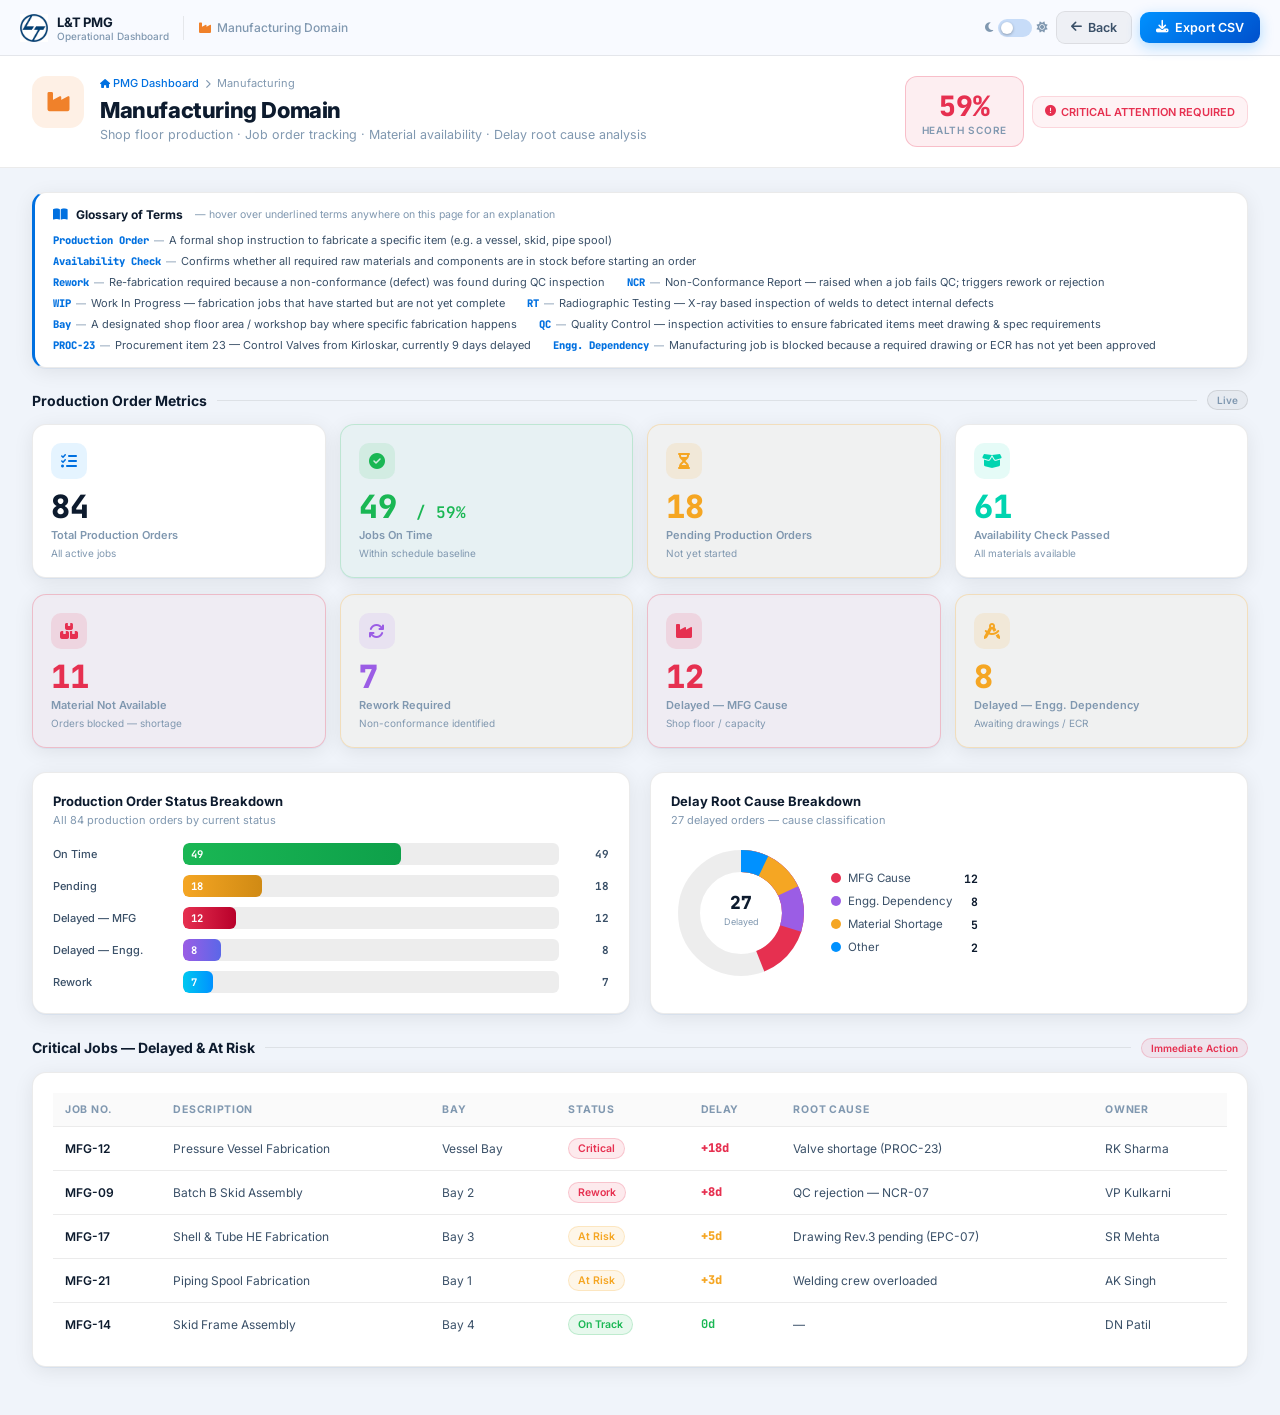
<file: manufacturing.html>
<!DOCTYPE html>
<html lang="en" data-theme="light">
<head>
<meta charset="UTF-8"/>
<meta name="viewport" content="width=device-width,initial-scale=1.0"/>
<title>Manufacturing Domain | L&T PMG Dashboard</title>
<link href="https://fonts.googleapis.com/css2?family=Inter:wght@300;400;500;600;700;800;900&family=JetBrains+Mono:wght@400;500;600&display=swap" rel="stylesheet"/>
<link rel="stylesheet" href="https://cdnjs.cloudflare.com/ajax/libs/font-awesome/6.5.0/css/all.min.css"/>
<link rel="stylesheet" href="shared.css"/>
<style>
.topbar-logo-txt{display:flex;flex-direction:column;}
.bucket-grid-8{display:grid;grid-template-columns:repeat(4,1fr);gap:14px;margin-bottom:24px;}
.delay-grid{display:grid;grid-template-columns:1fr 1fr;gap:14px;margin-bottom:24px;}
@media(max-width:1000px){.bucket-grid-8{grid-template-columns:repeat(2,1fr);}}
@media(max-width:700px){.bucket-grid-8{grid-template-columns:1fr 1fr;}.delay-grid{grid-template-columns:1fr;}}
</style>
</head>
<body>
<header class="topbar">
  <a class="topbar-logo" href="index.html">
    <img src="lt-logo.png" alt="L&T"/>
    <div class="topbar-logo-txt">
      <div class="topbar-title">L&T PMG</div>
      <div class="topbar-sub">Operational Dashboard</div>
    </div>
  </a>
  <div class="topbar-divider"></div>
  <div style="font-size:12px;color:var(--text-muted);font-weight:500;"><i class="fa-solid fa-industry" style="color:var(--orange);margin-right:5px"></i>Manufacturing Domain</div>
  <div class="topbar-actions">
    <div class="theme-toggle-wrap">
      <i class="fa-solid fa-moon theme-icon"></i>
      <div class="theme-toggle" onclick="toggleTheme()" role="button" aria-label="Toggle theme"></div>
      <i class="fa-solid fa-sun theme-icon"></i>
    </div>
    <button class="btn btn-back" onclick="window.location.href='index.html'"><i class="fa-solid fa-arrow-left"></i> Back</button>
    <button class="btn btn-primary" onclick="exportCSV()"><i class="fa-solid fa-download"></i> Export CSV</button>
  </div>
</header>

<div class="domain-page">
  <div class="domain-page-hdr">
    <div class="domain-icon-big" style="background:rgba(240,129,42,.12);color:var(--orange);">
      <i class="fa-solid fa-industry"></i>
    </div>
    <div class="domain-page-hdr-left">
      <div class="domain-breadcrumb">
        <a href="index.html"><i class="fa-solid fa-house"></i> PMG Dashboard</a>
        <i class="fa-solid fa-chevron-right"></i><span>Manufacturing</span>
      </div>
      <div class="domain-page-title">Manufacturing Domain</div>
      <div class="domain-page-sub">Shop floor production &middot; Job order tracking &middot; Material availability &middot; Delay root cause analysis</div>
    </div>
    <div class="domain-page-hdr-right">
      <div style="text-align:center;padding:10px 16px;background:rgba(230,48,80,.08);border:1px solid rgba(230,48,80,.25);border-radius:12px;">
        <div style="font-size:28px;font-weight:900;color:var(--red);font-family:'JetBrains Mono',monospace;">59%</div>
        <div style="font-size:10px;font-weight:600;color:var(--text-muted);text-transform:uppercase;letter-spacing:.7px;">Health Score</div>
      </div>
      <div style="padding:8px 12px;background:rgba(230,48,80,.06);border:1px solid rgba(230,48,80,.15);border-radius:10px;font-size:11px;font-weight:600;color:var(--red);display:flex;align-items:center;gap:5px;">
        <i class="fa-solid fa-circle-exclamation"></i> CRITICAL ATTENTION REQUIRED
      </div>
    </div>
  </div>

  <div class="domain-content">

    <!-- GLOSSARY OF TERMS -->
    <div class="glossary-card">
      <div class="glossary-hdr">
        <i class="fa-solid fa-book-open glossary-hdr-icon"></i>
        <span class="glossary-hdr-title">Glossary of Terms</span>
        <span class="glossary-hdr-hint">— hover over underlined terms anywhere on this page for an explanation</span>
      </div>
      <div class="glossary-grid">
        <div class="gterm"><span class="gterm-abbr">Production Order</span><span class="gterm-sep">—</span><span class="gterm-def">A formal shop instruction to fabricate a specific item (e.g. a vessel, skid, pipe spool)</span></div>
        <div class="gterm"><span class="gterm-abbr">Availability Check</span><span class="gterm-sep">—</span><span class="gterm-def">Confirms whether all required raw materials and components are in stock before starting an order</span></div>
        <div class="gterm"><span class="gterm-abbr">Rework</span><span class="gterm-sep">—</span><span class="gterm-def">Re-fabrication required because a non-conformance (defect) was found during QC inspection</span></div>
        <div class="gterm"><span class="gterm-abbr">NCR</span><span class="gterm-sep">—</span><span class="gterm-def">Non-Conformance Report — raised when a job fails QC; triggers rework or rejection</span></div>
        <div class="gterm"><span class="gterm-abbr">WIP</span><span class="gterm-sep">—</span><span class="gterm-def">Work In Progress — fabrication jobs that have started but are not yet complete</span></div>
        <div class="gterm"><span class="gterm-abbr">RT</span><span class="gterm-sep">—</span><span class="gterm-def">Radiographic Testing — X-ray based inspection of welds to detect internal defects</span></div>
        <div class="gterm"><span class="gterm-abbr">Bay</span><span class="gterm-sep">—</span><span class="gterm-def">A designated shop floor area / workshop bay where specific fabrication happens</span></div>
        <div class="gterm"><span class="gterm-abbr">QC</span><span class="gterm-sep">—</span><span class="gterm-def">Quality Control — inspection activities to ensure fabricated items meet drawing & spec requirements</span></div>
        <div class="gterm"><span class="gterm-abbr">PROC-23</span><span class="gterm-sep">—</span><span class="gterm-def">Procurement item 23 — Control Valves from Kirloskar, currently 9 days delayed</span></div>
        <div class="gterm"><span class="gterm-abbr">Engg. Dependency</span><span class="gterm-sep">—</span><span class="gterm-def">Manufacturing job is blocked because a required drawing or ECR has not yet been approved</span></div>
      </div>
    </div>

    <!-- ROW 1: PRODUCTION ORDER METRICS -->
    <div class="sec-hdr"><h2 class="sec-title">Production Order Metrics</h2><div class="sec-line"></div><div class="sec-tag">Live</div></div>
    <div class="bucket-grid-8">
      <div class="bucket-card">
        <div class="bc-icon" style="background:rgba(0,145,255,.1);color:var(--blue);"><i class="fa-solid fa-list-check"></i></div>
        <div class="bc-val" style="color:var(--text-h);">84</div>
        <div class="bc-lbl">Total Production Orders</div>
        <div class="bc-sub">All active jobs</div>
      </div>
      <div class="bucket-card good-bucket">
        <div class="bc-icon" style="background:rgba(26,183,84,.1);color:var(--green);"><i class="fa-solid fa-circle-check"></i></div>
        <div class="bc-val" style="color:var(--green);">49 <span style="font-size:16px;font-weight:600;">/ 59%</span></div>
        <div class="bc-lbl">Jobs On Time</div>
        <div class="bc-sub">Within schedule baseline</div>
      </div>
      <div class="bucket-card warn-bucket">
        <div class="bc-icon" style="background:rgba(245,166,35,.12);color:var(--yellow);"><i class="fa-solid fa-hourglass-half"></i></div>
        <div class="bc-val" style="color:var(--yellow);">18</div>
        <div class="bc-lbl">Pending Production Orders</div>
        <div class="bc-sub">Not yet started</div>
      </div>
      <div class="bucket-card">
        <div class="bc-icon" style="background:rgba(0,212,176,.1);color:var(--teal);"><i class="fa-solid fa-box-open"></i></div>
        <div class="bc-val" style="color:var(--teal);">61</div>
        <div class="bc-lbl">Availability Check Passed</div>
        <div class="bc-sub">All materials available</div>
      </div>
    </div>
    <div class="bucket-grid-8" style="margin-top:-8px;">
      <div class="bucket-card alert-bucket">
        <div class="bc-icon" style="background:rgba(230,48,80,.12);color:var(--red);"><i class="fa-solid fa-boxes-stacked"></i></div>
        <div class="bc-val" style="color:var(--red);">11</div>
        <div class="bc-lbl">Material Not Available</div>
        <div class="bc-sub">Orders blocked — shortage</div>
      </div>
      <div class="bucket-card warn-bucket">
        <div class="bc-icon" style="background:rgba(155,93,229,.1);color:var(--purple);"><i class="fa-solid fa-arrows-rotate"></i></div>
        <div class="bc-val" style="color:var(--purple);">7</div>
        <div class="bc-lbl">Rework Required</div>
        <div class="bc-sub">Non-conformance identified</div>
      </div>
      <div class="bucket-card alert-bucket">
        <div class="bc-icon" style="background:rgba(230,48,80,.12);color:var(--red);"><i class="fa-solid fa-industry"></i></div>
        <div class="bc-val" style="color:var(--red);">12</div>
        <div class="bc-lbl">Delayed — MFG Cause</div>
        <div class="bc-sub">Shop floor / capacity</div>
      </div>
      <div class="bucket-card warn-bucket">
        <div class="bc-icon" style="background:rgba(245,166,35,.12);color:var(--yellow);"><i class="fa-solid fa-drafting-compass"></i></div>
        <div class="bc-val" style="color:var(--yellow);">8</div>
        <div class="bc-lbl">Delayed — Engg. Dependency</div>
        <div class="bc-sub">Awaiting drawings / ECR</div>
      </div>
    </div>

    <!-- CHARTS -->
    <div class="charts-row">
      <!-- Jobs Status Column Chart -->
      <div class="chart-card">
        <div class="chart-title">Production Order Status Breakdown</div>
        <div class="chart-sub">All 84 production orders by current status</div>
        <div class="bar-chart">
          <div class="bar-row">
            <div class="bar-label bar-label-left">On Time</div>
            <div class="bar-track"><div class="bar-fill" style="width:58%;background:linear-gradient(90deg,#1ab754,#0ea04a)"><span class="bar-val">49</span></div></div>
            <div class="bar-val-out">49</div>
          </div>
          <div class="bar-row">
            <div class="bar-label bar-label-left">Pending</div>
            <div class="bar-track"><div class="bar-fill" style="width:21%;background:linear-gradient(90deg,#f5a623,#d08a14)"><span class="bar-val">18</span></div></div>
            <div class="bar-val-out">18</div>
          </div>
          <div class="bar-row">
            <div class="bar-label bar-label-left">Delayed — MFG</div>
            <div class="bar-track"><div class="bar-fill" style="width:14%;background:linear-gradient(90deg,#e63050,#b8002a)"><span class="bar-val">12</span></div></div>
            <div class="bar-val-out">12</div>
          </div>
          <div class="bar-row">
            <div class="bar-label bar-label-left">Delayed — Engg.</div>
            <div class="bar-track"><div class="bar-fill" style="width:10%;background:linear-gradient(90deg,#9b5de5,#5b67e8)"><span class="bar-val">8</span></div></div>
            <div class="bar-val-out">8</div>
          </div>
          <div class="bar-row">
            <div class="bar-label bar-label-left">Rework</div>
            <div class="bar-track"><div class="bar-fill" style="width:8%;background:linear-gradient(90deg,#00c8f0,#0091ff)"><span class="bar-val">7</span></div></div>
            <div class="bar-val-out">7</div>
          </div>
        </div>
      </div>

      <!-- Delay Cause Donut -->
      <div class="chart-card">
        <div class="chart-title">Delay Root Cause Breakdown</div>
        <div class="chart-sub">27 delayed orders — cause classification</div>
        <div class="donut-wrap">
          <svg class="donut-svg" width="140" height="140" viewBox="0 0 140 140">
            <circle cx="70" cy="70" r="52" fill="none" stroke="var(--ring-track)" stroke-width="22"/>
            <!-- MFG Cause: 12/27=44% -->
            <circle cx="70" cy="70" r="52" fill="none" stroke="#e63050" stroke-width="22" stroke-dasharray="326.7" stroke-dashoffset="183.3" transform="rotate(-90 70 70)"/>
            <!-- Engg: 8/27=30% -->
            <circle cx="70" cy="70" r="52" fill="none" stroke="#9b5de5" stroke-width="22" stroke-dasharray="326.7" stroke-dashoffset="229.5" transform="rotate(-90 70 70)"/>
            <!-- Material: 5/27=18% -->
            <circle cx="70" cy="70" r="52" fill="none" stroke="#f5a623" stroke-width="22" stroke-dasharray="326.7" stroke-dashoffset="268.0" transform="rotate(-90 70 70)"/>
            <!-- Other: 2/27=7% -->
            <circle cx="70" cy="70" r="52" fill="none" stroke="#0091ff" stroke-width="22" stroke-dasharray="326.7" stroke-dashoffset="303.5" transform="rotate(-90 70 70)"/>
            <text x="70" y="66" text-anchor="middle" font-size="18" font-weight="800" fill="var(--text-h)" font-family="'JetBrains Mono',monospace">27</text>
            <text x="70" y="82" text-anchor="middle" font-size="9" fill="var(--text-muted)" font-family="Inter,sans-serif">Delayed</text>
          </svg>
          <div class="donut-legend">
            <div class="donut-leg-item"><div class="donut-leg-dot" style="background:#e63050"></div><span class="donut-leg-lbl">MFG Cause</span><span class="donut-leg-val">12</span></div>
            <div class="donut-leg-item"><div class="donut-leg-dot" style="background:#9b5de5"></div><span class="donut-leg-lbl">Engg. Dependency</span><span class="donut-leg-val">8</span></div>
            <div class="donut-leg-item"><div class="donut-leg-dot" style="background:#f5a623"></div><span class="donut-leg-lbl">Material Shortage</span><span class="donut-leg-val">5</span></div>
            <div class="donut-leg-item"><div class="donut-leg-dot" style="background:#0091ff"></div><span class="donut-leg-lbl">Other</span><span class="donut-leg-val">2</span></div>
          </div>
        </div>
      </div>
    </div>

    <!-- CRITICAL JOBS TABLE -->
    <div class="sec-hdr"><h2 class="sec-title">Critical Jobs — Delayed &amp; At Risk</h2><div class="sec-line"></div><div class="sec-tag" style="background:rgba(230,48,80,.08);color:var(--red);border-color:rgba(230,48,80,.2);">Immediate Action</div></div>
    <div class="chart-card" style="margin-bottom:24px;">
      <table class="domain-table">
        <thead>
          <tr><th>Job No.</th><th>Description</th><th>Bay</th><th>Status</th><th>Delay</th><th>Root Cause</th><th>Owner</th></tr>
        </thead>
        <tbody>
          <tr><td><strong>MFG-12</strong></td><td>Pressure Vessel Fabrication</td><td>Vessel Bay</td><td><span class="chip chip-r">Critical</span></td><td><span style="color:var(--red);font-weight:800;font-family:'JetBrains Mono',monospace;">+18d</span></td><td>Valve shortage (PROC-23)</td><td>RK Sharma</td></tr>
          <tr><td><strong>MFG-09</strong></td><td>Batch B Skid Assembly</td><td>Bay 2</td><td><span class="chip chip-r">Rework</span></td><td><span style="color:var(--red);font-weight:800;font-family:'JetBrains Mono',monospace;">+8d</span></td><td>QC rejection — NCR-07</td><td>VP Kulkarni</td></tr>
          <tr><td><strong>MFG-17</strong></td><td>Shell & Tube HE Fabrication</td><td>Bay 3</td><td><span class="chip chip-y">At Risk</span></td><td><span style="color:var(--yellow);font-weight:800;font-family:'JetBrains Mono',monospace;">+5d</span></td><td>Drawing Rev.3 pending (EPC-07)</td><td>SR Mehta</td></tr>
          <tr><td><strong>MFG-21</strong></td><td>Piping Spool Fabrication</td><td>Bay 1</td><td><span class="chip chip-y">At Risk</span></td><td><span style="color:var(--yellow);font-weight:800;font-family:'JetBrains Mono',monospace;">+3d</span></td><td>Welding crew overloaded</td><td>AK Singh</td></tr>
          <tr><td><strong>MFG-14</strong></td><td>Skid Frame Assembly</td><td>Bay 4</td><td><span class="chip chip-g">On Track</span></td><td><span style="color:var(--green);font-weight:700;font-family:'JetBrains Mono',monospace;">0d</span></td><td>—</td><td>DN Patil</td></tr>
        </tbody>
      </table>
    </div>

  </div>
</div>

<div id="toast-container"></div>
<script>
function toggleTheme(){var h=document.documentElement;h.setAttribute('data-theme',h.getAttribute('data-theme')==='dark'?'light':'dark');localStorage.setItem('lt-theme',h.getAttribute('data-theme'));}
(function(){document.documentElement.setAttribute('data-theme',localStorage.getItem('lt-theme')||'light');})();
function exportCSV(){
  var d=new Date().toISOString().split('T')[0];
  var csv=[['L&T MANUFACTURING DOMAIN FULL REPORT'],['Generated',new Date().toLocaleString()],['Health Score','59%'],[],
    ['PRODUCTION ORDER METRICS'],['Total Production Orders','84'],['Jobs On Time','49 (59%)'],['Pending Orders','18'],['Availability Check Passed','61'],['Material Not Available','11'],['Rework Required','7'],['Delayed — MFG Cause','12'],['Delayed — Engg. Dependency','8'],[],
    ['CRITICAL JOBS'],['Job No.','Description','Bay','Status','Delay','Root Cause','Owner'],
    ['MFG-12','Pressure Vessel Fabrication','Vessel Bay','Critical','+18d','Valve shortage (PROC-23)','RK Sharma'],
    ['MFG-09','Batch B Skid Assembly','Bay 2','Rework','+8d','QC rejection — NCR-07','VP Kulkarni'],
    ['MFG-17','Shell & Tube HE Fabrication','Bay 3','At Risk','+5d','Drawing Rev.3 pending','SR Mehta'],
    ['MFG-21','Piping Spool Fabrication','Bay 1','At Risk','+3d','Welding crew overloaded','AK Singh'],
  ];
  var str=csv.map(function(r){return r.map(function(c){return '"'+(c+'').replace(/"/g,'""')+'"';}).join(',');}).join('\n');
  var blob=new Blob([str],{type:'text/csv;charset=utf-8;'});
  var link=document.createElement('a');link.href=URL.createObjectURL(blob);link.download='L_and_T_Manufacturing_Full_Report_'+d+'.csv';
  document.body.appendChild(link);link.click();document.body.removeChild(link);
  showToast('Manufacturing report downloaded!','success');
}
function showToast(m,t){var c=document.getElementById('toast-container');var d=document.createElement('div');d.className='toast';d.innerHTML='<span style="color:'+{success:'#1ab754',error:'#e63050'}[t]+'">&#xf058;</span><span>'+m+'</span>';c.appendChild(d);setTimeout(function(){d.classList.add('fadeout');setTimeout(function(){if(d.parentNode)d.parentNode.removeChild(d);},320);},3200);}
</script>
</body>
</html>
</file>
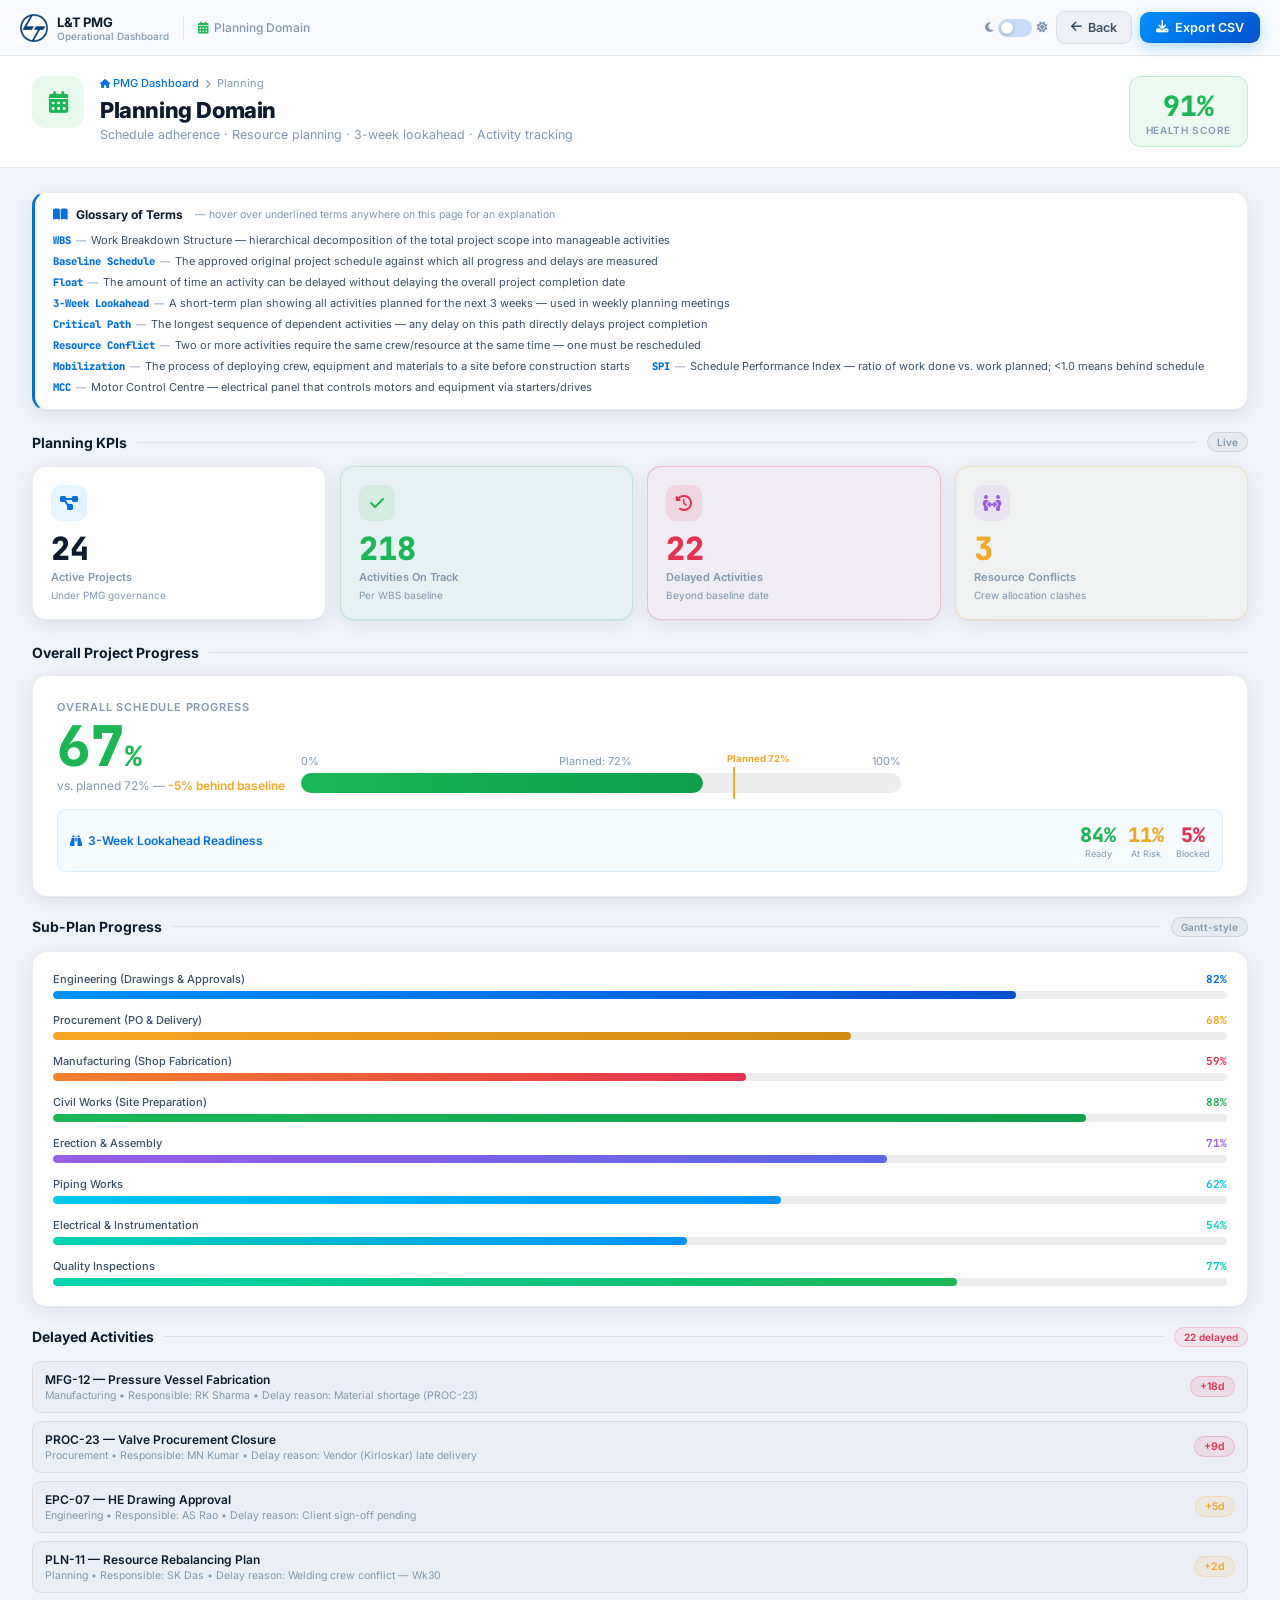
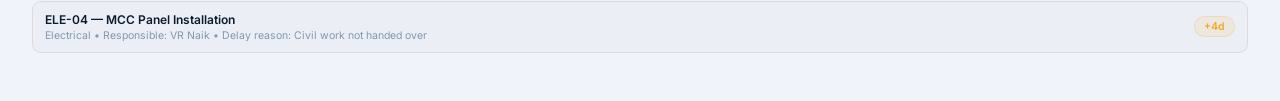
<file: planning.html>
<!DOCTYPE html>
<html lang="en" data-theme="light">
<head>
<meta charset="UTF-8"/>
<meta name="viewport" content="width=device-width,initial-scale=1.0"/>
<title>Planning Domain | L&T PMG Dashboard</title>
<link href="https://fonts.googleapis.com/css2?family=Inter:wght@300;400;500;600;700;800;900&family=JetBrains+Mono:wght@400;500;600&display=swap" rel="stylesheet"/>
<link rel="stylesheet" href="https://cdnjs.cloudflare.com/ajax/libs/font-awesome/6.5.0/css/all.min.css"/>
<link rel="stylesheet" href="shared.css"/>
<style>
.topbar-logo-txt{display:flex;flex-direction:column;}
.plan-kpi-row{display:grid;grid-template-columns:repeat(4,1fr);gap:14px;margin-bottom:24px;}
@media(max-width:900px){.plan-kpi-row{grid-template-columns:repeat(2,1fr);}}
.big-progress-card{background:var(--bg-card-solid);border:1px solid var(--border-subtle);border-radius:var(--radius);padding:24px;margin-bottom:20px;box-shadow:var(--shadow-card);}
.big-prog-val{font-size:56px;font-weight:900;font-family:'JetBrains Mono',monospace;line-height:1;margin-bottom:4px;}
.sub-plans-grid{display:grid;grid-template-columns:1fr 1fr;gap:16px;margin-bottom:24px;}
@media(max-width:800px){.sub-plans-grid{grid-template-columns:1fr;}}
</style>
</head>
<body>
<header class="topbar">
  <a class="topbar-logo" href="index.html">
    <img src="lt-logo.png" alt="L&T"/>
    <div class="topbar-logo-txt"><div class="topbar-title">L&T PMG</div><div class="topbar-sub">Operational Dashboard</div></div>
  </a>
  <div class="topbar-divider"></div>
  <div style="font-size:12px;color:var(--text-muted);font-weight:500;"><i class="fa-solid fa-calendar-days" style="color:var(--green);margin-right:5px"></i>Planning Domain</div>
  <div class="topbar-actions">
    <div class="theme-toggle-wrap">
      <i class="fa-solid fa-moon theme-icon"></i>
      <div class="theme-toggle" onclick="toggleTheme()" role="button" aria-label="Toggle theme"></div>
      <i class="fa-solid fa-sun theme-icon"></i>
    </div>
    <button class="btn btn-back" onclick="window.location.href='index.html'"><i class="fa-solid fa-arrow-left"></i> Back</button>
    <button class="btn btn-primary" onclick="exportCSV()"><i class="fa-solid fa-download"></i> Export CSV</button>
  </div>
</header>

<div class="domain-page">
  <div class="domain-page-hdr">
    <div class="domain-icon-big" style="background:rgba(26,183,84,.1);color:var(--green);">
      <i class="fa-solid fa-calendar-days"></i>
    </div>
    <div class="domain-page-hdr-left">
      <div class="domain-breadcrumb">
        <a href="index.html"><i class="fa-solid fa-house"></i> PMG Dashboard</a>
        <i class="fa-solid fa-chevron-right"></i><span>Planning</span>
      </div>
      <div class="domain-page-title">Planning Domain</div>
      <div class="domain-page-sub">Schedule adherence &middot; Resource planning &middot; 3-week lookahead &middot; Activity tracking</div>
    </div>
    <div class="domain-page-hdr-right">
      <div style="text-align:center;padding:10px 16px;background:rgba(26,183,84,.08);border:1px solid rgba(26,183,84,.2);border-radius:12px;">
        <div style="font-size:28px;font-weight:900;color:var(--green);font-family:'JetBrains Mono',monospace;">91%</div>
        <div style="font-size:10px;font-weight:600;color:var(--text-muted);text-transform:uppercase;letter-spacing:.7px;">Health Score</div>
      </div>
    </div>
  </div>

  <div class="domain-content">

    <!-- GLOSSARY OF TERMS -->
    <div class="glossary-card">
      <div class="glossary-hdr">
        <i class="fa-solid fa-book-open glossary-hdr-icon"></i>
        <span class="glossary-hdr-title">Glossary of Terms</span>
        <span class="glossary-hdr-hint">— hover over underlined terms anywhere on this page for an explanation</span>
      </div>
      <div class="glossary-grid">
        <div class="gterm"><span class="gterm-abbr">WBS</span><span class="gterm-sep">—</span><span class="gterm-def">Work Breakdown Structure — hierarchical decomposition of the total project scope into manageable activities</span></div>
        <div class="gterm"><span class="gterm-abbr">Baseline Schedule</span><span class="gterm-sep">—</span><span class="gterm-def">The approved original project schedule against which all progress and delays are measured</span></div>
        <div class="gterm"><span class="gterm-abbr">Float</span><span class="gterm-sep">—</span><span class="gterm-def">The amount of time an activity can be delayed without delaying the overall project completion date</span></div>
        <div class="gterm"><span class="gterm-abbr">3-Week Lookahead</span><span class="gterm-sep">—</span><span class="gterm-def">A short-term plan showing all activities planned for the next 3 weeks — used in weekly planning meetings</span></div>
        <div class="gterm"><span class="gterm-abbr">Critical Path</span><span class="gterm-sep">—</span><span class="gterm-def">The longest sequence of dependent activities — any delay on this path directly delays project completion</span></div>
        <div class="gterm"><span class="gterm-abbr">Resource Conflict</span><span class="gterm-sep">—</span><span class="gterm-def">Two or more activities require the same crew/resource at the same time — one must be rescheduled</span></div>
        <div class="gterm"><span class="gterm-abbr">Mobilization</span><span class="gterm-sep">—</span><span class="gterm-def">The process of deploying crew, equipment and materials to a site before construction starts</span></div>
        <div class="gterm"><span class="gterm-abbr">SPI</span><span class="gterm-sep">—</span><span class="gterm-def">Schedule Performance Index — ratio of work done vs. work planned; &lt;1.0 means behind schedule</span></div>
        <div class="gterm"><span class="gterm-abbr">MCC</span><span class="gterm-sep">—</span><span class="gterm-def">Motor Control Centre — electrical panel that controls motors and equipment via starters/drives</span></div>
      </div>
    </div>

    <!-- KPI ROW -->
    <div class="sec-hdr"><h2 class="sec-title">Planning KPIs</h2><div class="sec-line"></div><div class="sec-tag">Live</div></div>
    <div class="plan-kpi-row">
      <div class="bucket-card">
        <div class="bc-icon" style="background:rgba(0,145,255,.1);color:var(--blue);"><i class="fa-solid fa-diagram-project"></i></div>
        <div class="bc-val" style="color:var(--text-h);">24</div>
        <div class="bc-lbl">Active Projects</div>
        <div class="bc-sub">Under PMG governance</div>
      </div>
      <div class="bucket-card good-bucket">
        <div class="bc-icon" style="background:rgba(26,183,84,.1);color:var(--green);"><i class="fa-solid fa-check"></i></div>
        <div class="bc-val" style="color:var(--green);">218</div>
        <div class="bc-lbl">Activities On Track</div>
        <div class="bc-sub">Per WBS baseline</div>
      </div>
      <div class="bucket-card alert-bucket">
        <div class="bc-icon" style="background:rgba(230,48,80,.12);color:var(--red);"><i class="fa-solid fa-clock-rotate-left"></i></div>
        <div class="bc-val" style="color:var(--red);">22</div>
        <div class="bc-lbl">Delayed Activities</div>
        <div class="bc-sub">Beyond baseline date</div>
      </div>
      <div class="bucket-card warn-bucket">
        <div class="bc-icon" style="background:rgba(155,93,229,.1);color:var(--purple);"><i class="fa-solid fa-people-arrows"></i></div>
        <div class="bc-val" style="color:var(--yellow);">3</div>
        <div class="bc-lbl">Resource Conflicts</div>
        <div class="bc-sub">Crew allocation clashes</div>
      </div>
    </div>

    <!-- OVERALL PROGRESS CARD -->
    <div class="sec-hdr"><h2 class="sec-title">Overall Project Progress</h2><div class="sec-line"></div></div>
    <div class="big-progress-card">
      <div style="display:flex;align-items:flex-end;gap:16px;margin-bottom:16px;">
        <div>
          <div style="font-size:11px;font-weight:600;color:var(--text-muted);text-transform:uppercase;letter-spacing:.8px;margin-bottom:4px;">Overall Schedule Progress</div>
          <div class="big-prog-val" style="color:var(--green);">67<span style="font-size:28px">%</span></div>
          <div style="font-size:12px;color:var(--text-muted);">vs. planned 72% &mdash; <span style="color:var(--yellow);font-weight:600;">-5% behind baseline</span></div>
        </div>
        <div style="flex:1;max-width:600px;">
          <div style="display:flex;justify-content:space-between;font-size:11px;color:var(--text-muted);margin-bottom:5px;"><span>0%</span><span>Planned: 72%</span><span>100%</span></div>
          <div style="position:relative;height:20px;background:var(--ring-track);border-radius:10px;overflow:visible;">
            <div style="height:100%;width:67%;background:linear-gradient(90deg,#1ab754,#0ea04a);border-radius:10px;transition:width 1s ease;"></div>
            <!-- Planned marker -->
            <div style="position:absolute;top:-6px;left:72%;width:2px;height:32px;background:var(--yellow);border-radius:2px;"></div>
            <div style="position:absolute;top:-20px;left:71%;font-size:9.5px;color:var(--yellow);font-weight:700;white-space:nowrap;">Planned 72%</div>
          </div>
        </div>
      </div>
      <!-- 3-week lookahead -->
      <div style="padding:12px;background:rgba(0,145,255,.04);border:1px solid rgba(0,145,255,.12);border-radius:var(--radius-sm);display:flex;align-items:center;justify-content:space-between;">
        <div style="font-size:12px;font-weight:600;color:var(--blue);"><i class="fa-solid fa-binoculars"></i>&nbsp; 3-Week Lookahead Readiness</div>
        <div style="display:flex;align-items:center;gap:12px;">
          <div style="text-align:center;"><div style="font-size:20px;font-weight:800;color:var(--green);font-family:'JetBrains Mono',monospace;">84%</div><div style="font-size:9px;color:var(--text-muted);">Ready</div></div>
          <div style="text-align:center;"><div style="font-size:20px;font-weight:800;color:var(--yellow);font-family:'JetBrains Mono',monospace;">11%</div><div style="font-size:9px;color:var(--text-muted);">At Risk</div></div>
          <div style="text-align:center;"><div style="font-size:20px;font-weight:800;color:var(--red);font-family:'JetBrains Mono',monospace;">5%</div><div style="font-size:9px;color:var(--text-muted);">Blocked</div></div>
        </div>
      </div>
    </div>

    <!-- SUB-PLAN PROGRESS BARS -->
    <div class="sec-hdr"><h2 class="sec-title">Sub-Plan Progress</h2><div class="sec-line"></div><div class="sec-tag">Gantt-style</div></div>
    <div class="chart-card" style="margin-bottom:20px;">
      <div style="display:flex;flex-direction:column;gap:14px;">
        <div><div class="prog-label"><span class="prog-name">Engineering (Drawings & Approvals)</span><span class="prog-pct" style="color:var(--blue)">82%</span></div><div class="prog"><div class="prog-fill" style="width:82%;background:linear-gradient(90deg,#0091ff,#0050cc)"></div></div></div>
        <div><div class="prog-label"><span class="prog-name">Procurement (PO & Delivery)</span><span class="prog-pct" style="color:var(--yellow)">68%</span></div><div class="prog"><div class="prog-fill" style="width:68%;background:linear-gradient(90deg,#f5a623,#d08a14)"></div></div></div>
        <div><div class="prog-label"><span class="prog-name">Manufacturing (Shop Fabrication)</span><span class="prog-pct" style="color:var(--red)">59%</span></div><div class="prog"><div class="prog-fill" style="width:59%;background:linear-gradient(90deg,#f0812a,#e63050)"></div></div></div>
        <div><div class="prog-label"><span class="prog-name">Civil Works (Site Preparation)</span><span class="prog-pct" style="color:var(--green)">88%</span></div><div class="prog"><div class="prog-fill" style="width:88%;background:linear-gradient(90deg,#1ab754,#0ea04a)"></div></div></div>
        <div><div class="prog-label"><span class="prog-name">Erection & Assembly</span><span class="prog-pct" style="color:var(--purple)">71%</span></div><div class="prog"><div class="prog-fill" style="width:71%;background:linear-gradient(90deg,#9b5de5,#5b67e8)"></div></div></div>
        <div><div class="prog-label"><span class="prog-name">Piping Works</span><span class="prog-pct" style="color:var(--cyan)">62%</span></div><div class="prog"><div class="prog-fill" style="width:62%;background:linear-gradient(90deg,#00c8f0,#0091ff)"></div></div></div>
        <div><div class="prog-label"><span class="prog-name">Electrical &amp; Instrumentation</span><span class="prog-pct" style="color:var(--teal)">54%</span></div><div class="prog"><div class="prog-fill" style="width:54%;background:linear-gradient(90deg,#00d4b0,#0091ff)"></div></div></div>
        <div><div class="prog-label"><span class="prog-name">Quality Inspections</span><span class="prog-pct" style="color:var(--teal)">77%</span></div><div class="prog"><div class="prog-fill" style="width:77%;background:linear-gradient(90deg,#00d4b0,#1ab754)"></div></div></div>
      </div>
    </div>

    <!-- DELAYED ACTIVITIES LIST -->
    <div class="sec-hdr"><h2 class="sec-title">Delayed Activities</h2><div class="sec-line"></div><div class="sec-tag" style="background:rgba(230,48,80,.08);color:var(--red);border-color:rgba(230,48,80,.2);">22 delayed</div></div>
    <div class="item-list" style="margin-bottom:24px;">
      <div class="item-row"><div class="item-row-left"><div class="item-name">MFG-12 — Pressure Vessel Fabrication</div><div class="item-sub">Manufacturing &bull; Responsible: RK Sharma &bull; Delay reason: Material shortage (PROC-23)</div></div><div class="item-row-right"><span class="chip chip-r">+18d</span></div></div>
      <div class="item-row"><div class="item-row-left"><div class="item-name">PROC-23 — Valve Procurement Closure</div><div class="item-sub">Procurement &bull; Responsible: MN Kumar &bull; Delay reason: Vendor (Kirloskar) late delivery</div></div><div class="item-row-right"><span class="chip chip-r">+9d</span></div></div>
      <div class="item-row"><div class="item-row-left"><div class="item-name">EPC-07 — HE Drawing Approval</div><div class="item-sub">Engineering &bull; Responsible: AS Rao &bull; Delay reason: Client sign-off pending</div></div><div class="item-row-right"><span class="chip chip-y">+5d</span></div></div>
      <div class="item-row"><div class="item-row-left"><div class="item-name">PLN-11 — Resource Rebalancing Plan</div><div class="item-sub">Planning &bull; Responsible: SK Das &bull; Delay reason: Welding crew conflict — Wk30</div></div><div class="item-row-right"><span class="chip chip-y">+2d</span></div></div>
      <div class="item-row"><div class="item-row-left"><div class="item-name">ELE-04 — MCC Panel Installation</div><div class="item-sub">Electrical &bull; Responsible: VR Naik &bull; Delay reason: Civil work not handed over</div></div><div class="item-row-right"><span class="chip chip-y">+4d</span></div></div>
    </div>

  </div>
</div>

<div id="toast-container"></div>
<script>
function toggleTheme(){var h=document.documentElement;h.setAttribute('data-theme',h.getAttribute('data-theme')==='dark'?'light':'dark');localStorage.setItem('lt-theme',h.getAttribute('data-theme'));}
(function(){document.documentElement.setAttribute('data-theme',localStorage.getItem('lt-theme')||'light');})();
function exportCSV(){
  var d=new Date().toISOString().split('T')[0];
  var csv=[['L&T PLANNING DOMAIN FULL REPORT'],['Generated',new Date().toLocaleString()],['Health Score','91%'],[],
    ['PLANNING KPIs'],['Active Projects','24'],['Activities On Track','218'],['Delayed Activities','22'],['Resource Conflicts','3'],[],
    ['OVERALL PROGRESS'],['Overall Schedule Progress','67%'],['Planned Progress','72%'],['Variance','-5%'],[],
    ['SUB-PLAN PROGRESS'],['Plan','Progress'],['Engineering','82%'],['Procurement','68%'],['Manufacturing','59%'],['Civil Works','88%'],['Erection & Assembly','71%'],['Piping Works','62%'],['Electrical & Instrumentation','54%'],['Quality Inspections','77%'],[],
    ['DELAYED ACTIVITIES'],['Activity','Domain','Owner','Delay','Reason'],
    ['MFG-12 — Pressure Vessel Fabrication','Manufacturing','RK Sharma','+18d','Material shortage (PROC-23)'],
    ['PROC-23 — Valve Procurement Closure','Procurement','MN Kumar','+9d','Vendor late delivery'],
    ['EPC-07 — HE Drawing Approval','Engineering','AS Rao','+5d','Client sign-off pending'],
    ['PLN-11 — Resource Rebalancing Plan','Planning','SK Das','+2d','Welding crew conflict'],
    ['ELE-04 — MCC Panel Installation','Electrical','VR Naik','+4d','Civil not handed over'],
  ];
  var str=csv.map(function(r){return r.map(function(c){return '"'+(c+'').replace(/"/g,'""')+'"';}).join(',');}).join('\n');
  var blob=new Blob([str],{type:'text/csv;charset=utf-8;'});
  var link=document.createElement('a');link.href=URL.createObjectURL(blob);link.download='L_and_T_Planning_Full_Report_'+d+'.csv';
  document.body.appendChild(link);link.click();document.body.removeChild(link);
  showToast('Planning report downloaded!','success');
}
function showToast(m,t){var c=document.getElementById('toast-container');var d=document.createElement('div');d.className='toast';d.innerHTML='<span style="color:'+{success:'#1ab754',error:'#e63050'}[t]+'">&#xf058;</span><span>'+m+'</span>';c.appendChild(d);setTimeout(function(){d.classList.add('fadeout');setTimeout(function(){if(d.parentNode)d.parentNode.removeChild(d);},320);},3200);}
</script>
</body>
</html>
</file>
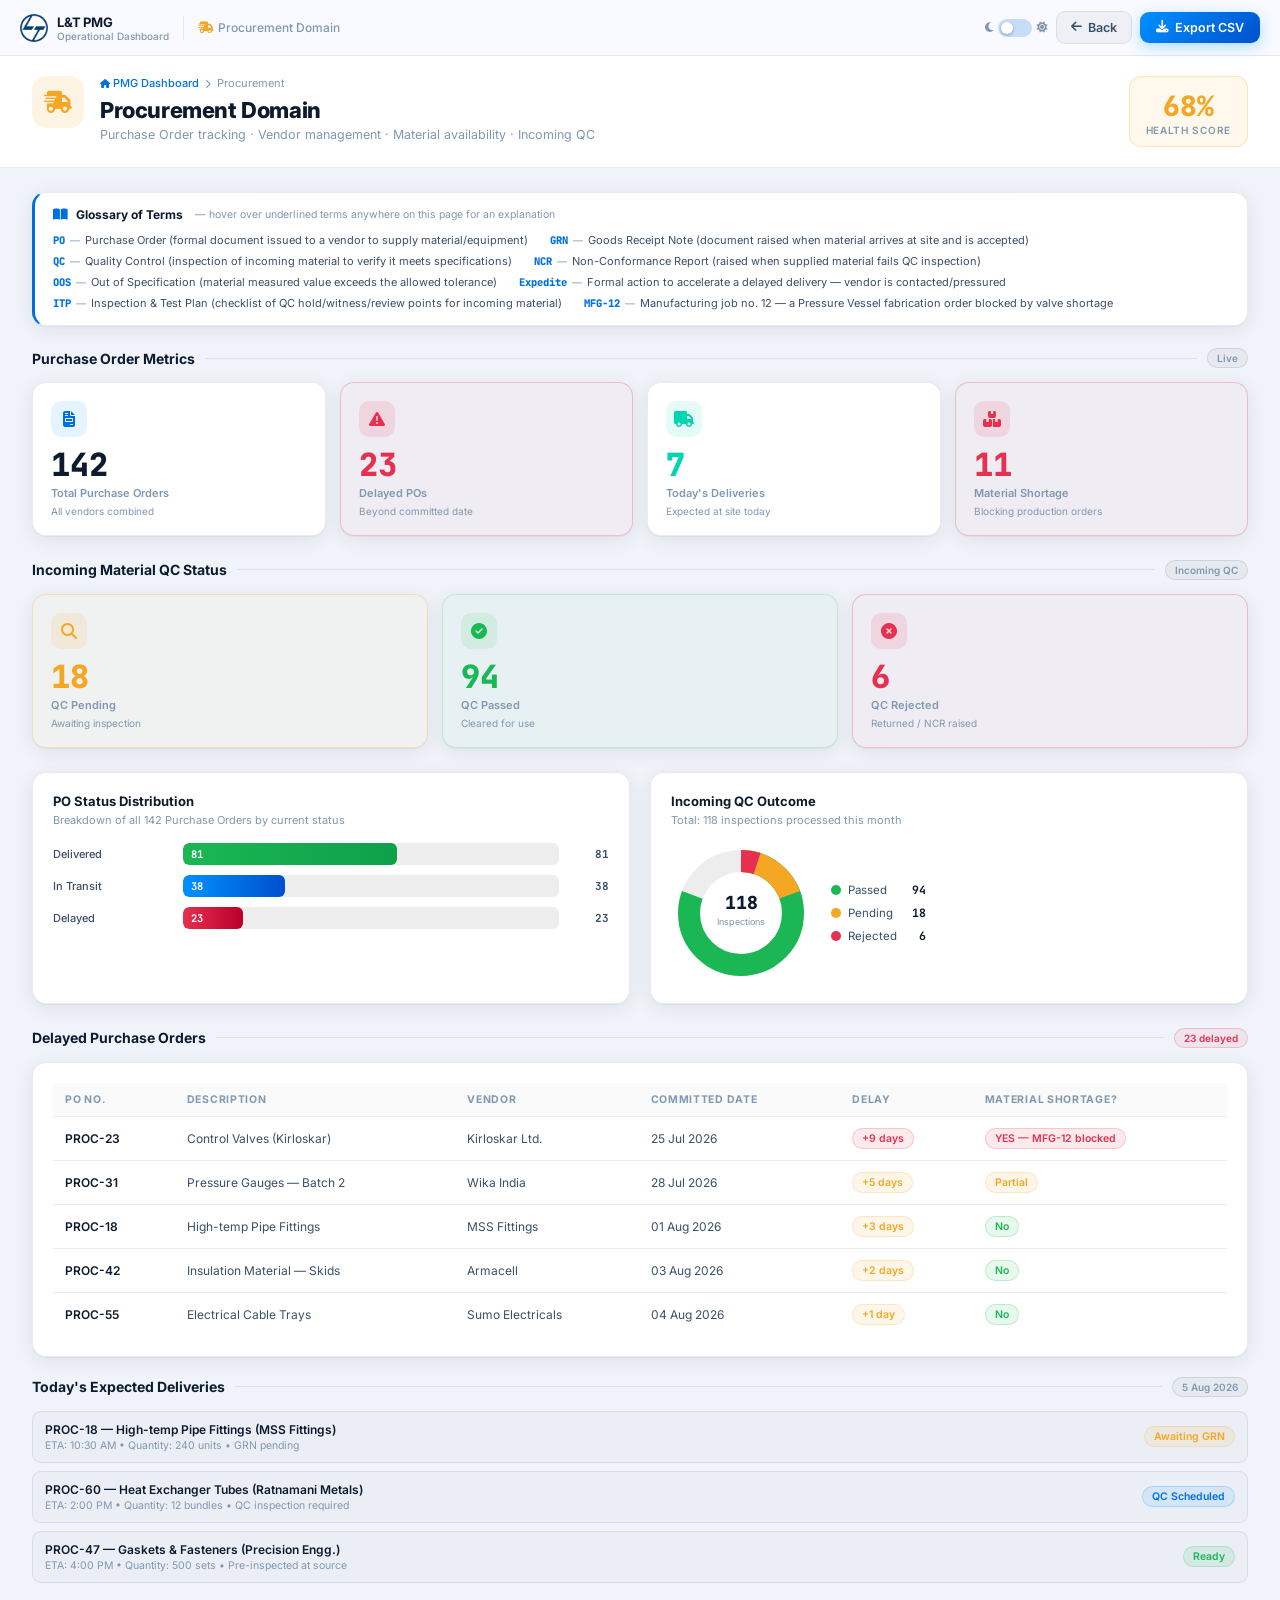
<file: procurement.html>
<!DOCTYPE html>
<html lang="en" data-theme="light">
<head>
<meta charset="UTF-8"/>
<meta name="viewport" content="width=device-width,initial-scale=1.0"/>
<title>Procurement Domain | L&T PMG Dashboard</title>
<link href="https://fonts.googleapis.com/css2?family=Inter:wght@300;400;500;600;700;800;900&family=JetBrains+Mono:wght@400;500;600&display=swap" rel="stylesheet"/>
<link rel="stylesheet" href="https://cdnjs.cloudflare.com/ajax/libs/font-awesome/6.5.0/css/all.min.css"/>
<link rel="stylesheet" href="shared.css"/>
<style>
.topbar-logo-txt{display:flex;flex-direction:column;}
.domain-stat-hero{display:grid;grid-template-columns:repeat(4,1fr);gap:14px;margin-bottom:24px;}
.qc-grid{display:grid;grid-template-columns:repeat(3,1fr);gap:14px;margin-bottom:24px;}
@media(max-width:900px){.domain-stat-hero{grid-template-columns:repeat(2,1fr);}.qc-grid{grid-template-columns:1fr 1fr;}}
</style>
</head>
<body>
<header class="topbar">
  <a class="topbar-logo" href="index.html">
    <img src="lt-logo.png" alt="L&T"/>
    <div class="topbar-logo-txt">
      <div class="topbar-title">L&T PMG</div>
      <div class="topbar-sub">Operational Dashboard</div>
    </div>
  </a>
  <div class="topbar-divider"></div>
  <div style="font-size:12px;color:var(--text-muted);font-weight:500;"><i class="fa-solid fa-truck-fast" style="color:var(--yellow);margin-right:5px"></i>Procurement Domain</div>
  <div class="topbar-actions">
    <div class="theme-toggle-wrap">
      <i class="fa-solid fa-moon theme-icon"></i>
      <div class="theme-toggle" onclick="toggleTheme()" role="button" aria-label="Toggle theme"></div>
      <i class="fa-solid fa-sun theme-icon"></i>
    </div>
    <button class="btn btn-back" onclick="window.location.href='index.html'"><i class="fa-solid fa-arrow-left"></i> Back</button>
    <button class="btn btn-primary" onclick="exportCSV()"><i class="fa-solid fa-download"></i> Export CSV</button>
  </div>
</header>

<div class="domain-page">
  <div class="domain-page-hdr">
    <div class="domain-icon-big" style="background:rgba(245,166,35,.12);color:var(--yellow);">
      <i class="fa-solid fa-truck-fast"></i>
    </div>
    <div class="domain-page-hdr-left">
      <div class="domain-breadcrumb">
        <a href="index.html"><i class="fa-solid fa-house"></i> PMG Dashboard</a>
        <i class="fa-solid fa-chevron-right"></i><span>Procurement</span>
      </div>
      <div class="domain-page-title">Procurement Domain</div>
      <div class="domain-page-sub">Purchase Order tracking &middot; Vendor management &middot; Material availability &middot; Incoming QC</div>
    </div>
    <div class="domain-page-hdr-right">
      <div style="text-align:center;padding:10px 16px;background:rgba(245,166,35,.08);border:1px solid rgba(245,166,35,.25);border-radius:12px;">
        <div style="font-size:28px;font-weight:900;color:var(--yellow);font-family:'JetBrains Mono',monospace;">68%</div>
        <div style="font-size:10px;font-weight:600;color:var(--text-muted);text-transform:uppercase;letter-spacing:.7px;">Health Score</div>
      </div>
    </div>
  </div>

  <div class="domain-content">

    <!-- GLOSSARY OF TERMS -->
    <div class="glossary-card">
      <div class="glossary-hdr">
        <i class="fa-solid fa-book-open glossary-hdr-icon"></i>
        <span class="glossary-hdr-title">Glossary of Terms</span>
        <span class="glossary-hdr-hint">— hover over underlined terms anywhere on this page for an explanation</span>
      </div>
      <div class="glossary-grid">
        <div class="gterm"><span class="gterm-abbr">PO</span><span class="gterm-sep">—</span><span class="gterm-def">Purchase Order (formal document issued to a vendor to supply material/equipment)</span></div>
        <div class="gterm"><span class="gterm-abbr">GRN</span><span class="gterm-sep">—</span><span class="gterm-def">Goods Receipt Note (document raised when material arrives at site and is accepted)</span></div>
        <div class="gterm"><span class="gterm-abbr">QC</span><span class="gterm-sep">—</span><span class="gterm-def">Quality Control (inspection of incoming material to verify it meets specifications)</span></div>
        <div class="gterm"><span class="gterm-abbr">NCR</span><span class="gterm-sep">—</span><span class="gterm-def">Non-Conformance Report (raised when supplied material fails QC inspection)</span></div>
        <div class="gterm"><span class="gterm-abbr">OOS</span><span class="gterm-sep">—</span><span class="gterm-def">Out of Specification (material measured value exceeds the allowed tolerance)</span></div>
        <div class="gterm"><span class="gterm-abbr">Expedite</span><span class="gterm-sep">—</span><span class="gterm-def">Formal action to accelerate a delayed delivery — vendor is contacted/pressured</span></div>
        <div class="gterm"><span class="gterm-abbr">ITP</span><span class="gterm-sep">—</span><span class="gterm-def">Inspection & Test Plan (checklist of QC hold/witness/review points for incoming material)</span></div>
        <div class="gterm"><span class="gterm-abbr">MFG-12</span><span class="gterm-sep">—</span><span class="gterm-def">Manufacturing job no. 12 — a Pressure Vessel fabrication order blocked by valve shortage</span></div>
      </div>
    </div>

    <!-- PO METRICS -->
    <div class="sec-hdr"><h2 class="sec-title">Purchase Order Metrics</h2><div class="sec-line"></div><div class="sec-tag">Live</div></div>
    <div class="domain-stat-hero">
      <div class="bucket-card">
        <div class="bc-icon" style="background:rgba(0,145,255,.1);color:var(--blue);"><i class="fa-solid fa-file-invoice"></i></div>
        <div class="bc-val" style="color:var(--text-h);">142</div>
        <div class="bc-lbl">Total Purchase Orders</div>
        <div class="bc-sub">All vendors combined</div>
      </div>
      <div class="bucket-card alert-bucket">
        <div class="bc-icon" style="background:rgba(230,48,80,.12);color:var(--red);"><i class="fa-solid fa-triangle-exclamation"></i></div>
        <div class="bc-val" style="color:var(--red);">23</div>
        <div class="bc-lbl">Delayed POs</div>
        <div class="bc-sub">Beyond committed date</div>
      </div>
      <div class="bucket-card">
        <div class="bc-icon" style="background:rgba(0,212,176,.1);color:var(--teal);"><i class="fa-solid fa-truck"></i></div>
        <div class="bc-val" style="color:var(--teal);">7</div>
        <div class="bc-lbl">Today's Deliveries</div>
        <div class="bc-sub">Expected at site today</div>
      </div>
      <div class="bucket-card alert-bucket">
        <div class="bc-icon" style="background:rgba(230,48,80,.12);color:var(--red);"><i class="fa-solid fa-boxes-stacked"></i></div>
        <div class="bc-val" style="color:var(--red);">11</div>
        <div class="bc-lbl">Material Shortage</div>
        <div class="bc-sub">Blocking production orders</div>
      </div>
    </div>

    <!-- QC BUCKETS -->
    <div class="sec-hdr"><h2 class="sec-title">Incoming Material QC Status</h2><div class="sec-line"></div><div class="sec-tag">Incoming QC</div></div>
    <div class="qc-grid">
      <div class="bucket-card warn-bucket">
        <div class="bc-icon" style="background:rgba(245,166,35,.12);color:var(--yellow);"><i class="fa-solid fa-magnifying-glass"></i></div>
        <div class="bc-val" style="color:var(--yellow);">18</div>
        <div class="bc-lbl">QC Pending</div>
        <div class="bc-sub">Awaiting inspection</div>
      </div>
      <div class="bucket-card good-bucket">
        <div class="bc-icon" style="background:rgba(26,183,84,.1);color:var(--green);"><i class="fa-solid fa-circle-check"></i></div>
        <div class="bc-val" style="color:var(--green);">94</div>
        <div class="bc-lbl">QC Passed</div>
        <div class="bc-sub">Cleared for use</div>
      </div>
      <div class="bucket-card alert-bucket">
        <div class="bc-icon" style="background:rgba(230,48,80,.12);color:var(--red);"><i class="fa-solid fa-circle-xmark"></i></div>
        <div class="bc-val" style="color:var(--red);">6</div>
        <div class="bc-lbl">QC Rejected</div>
        <div class="bc-sub">Returned / NCR raised</div>
      </div>
    </div>

    <!-- CHARTS -->
    <div class="charts-row">
      <!-- PO Status Bar Chart -->
      <div class="chart-card">
        <div class="chart-title">PO Status Distribution</div>
        <div class="chart-sub">Breakdown of all 142 Purchase Orders by current status</div>
        <div class="bar-chart">
          <div class="bar-row">
            <div class="bar-label bar-label-left">Delivered</div>
            <div class="bar-track"><div class="bar-fill" style="width:57%;background:linear-gradient(90deg,#1ab754,#0ea04a)"><span class="bar-val">81</span></div></div>
            <div class="bar-val-out">81</div>
          </div>
          <div class="bar-row">
            <div class="bar-label bar-label-left">In Transit</div>
            <div class="bar-track"><div class="bar-fill" style="width:27%;background:linear-gradient(90deg,#0091ff,#0050cc)"><span class="bar-val">38</span></div></div>
            <div class="bar-val-out">38</div>
          </div>
          <div class="bar-row">
            <div class="bar-label bar-label-left">Delayed</div>
            <div class="bar-track"><div class="bar-fill" style="width:16%;background:linear-gradient(90deg,#e63050,#b8002a)"><span class="bar-val">23</span></div></div>
            <div class="bar-val-out">23</div>
          </div>
        </div>
      </div>

      <!-- QC Donut -->
      <div class="chart-card">
        <div class="chart-title">Incoming QC Outcome</div>
        <div class="chart-sub">Total: 118 inspections processed this month</div>
        <div class="donut-wrap">
          <svg class="donut-svg" width="140" height="140" viewBox="0 0 140 140">
            <circle cx="70" cy="70" r="52" fill="none" stroke="var(--ring-track)" stroke-width="22"/>
            <circle cx="70" cy="70" r="52" fill="none" stroke="#1ab754" stroke-width="22" stroke-dasharray="326.7" stroke-dashoffset="63.5" transform="rotate(-90 70 70)"/>
            <circle cx="70" cy="70" r="52" fill="none" stroke="#f5a623" stroke-width="22" stroke-dasharray="326.7" stroke-dashoffset="263.8" transform="rotate(-90 70 70)"/>
            <circle cx="70" cy="70" r="52" fill="none" stroke="#e63050" stroke-width="22" stroke-dasharray="326.7" stroke-dashoffset="310.3" transform="rotate(-90 70 70)"/>
            <text x="70" y="66" text-anchor="middle" font-size="18" font-weight="800" fill="var(--text-h)" font-family="'JetBrains Mono',monospace">118</text>
            <text x="70" y="82" text-anchor="middle" font-size="9" fill="var(--text-muted)" font-family="Inter,sans-serif">Inspections</text>
          </svg>
          <div class="donut-legend">
            <div class="donut-leg-item"><div class="donut-leg-dot" style="background:#1ab754"></div><span class="donut-leg-lbl">Passed</span><span class="donut-leg-val">94</span></div>
            <div class="donut-leg-item"><div class="donut-leg-dot" style="background:#f5a623"></div><span class="donut-leg-lbl">Pending</span><span class="donut-leg-val">18</span></div>
            <div class="donut-leg-item"><div class="donut-leg-dot" style="background:#e63050"></div><span class="donut-leg-lbl">Rejected</span><span class="donut-leg-val">6</span></div>
          </div>
        </div>
      </div>
    </div>

    <!-- DELAYED POs TABLE -->
    <div class="sec-hdr"><h2 class="sec-title">Delayed Purchase Orders</h2><div class="sec-line"></div><div class="sec-tag" style="background:rgba(230,48,80,.08);color:var(--red);border-color:rgba(230,48,80,.2);">23 delayed</div></div>
    <div class="chart-card" style="margin-bottom:20px;">
      <table class="domain-table">
        <thead>
          <tr><th>PO No.</th><th>Description</th><th>Vendor</th><th>Committed Date</th><th>Delay</th><th>Material Shortage?</th></tr>
        </thead>
        <tbody>
          <tr><td><strong>PROC-23</strong></td><td>Control Valves (Kirloskar)</td><td>Kirloskar Ltd.</td><td>25 Jul 2026</td><td><span class="chip chip-r">+9 days</span></td><td><span class="chip chip-r">YES — MFG-12 blocked</span></td></tr>
          <tr><td><strong>PROC-31</strong></td><td>Pressure Gauges — Batch 2</td><td>Wika India</td><td>28 Jul 2026</td><td><span class="chip chip-y">+5 days</span></td><td><span class="chip chip-y">Partial</span></td></tr>
          <tr><td><strong>PROC-18</strong></td><td>High-temp Pipe Fittings</td><td>MSS Fittings</td><td>01 Aug 2026</td><td><span class="chip chip-y">+3 days</span></td><td><span class="chip chip-g">No</span></td></tr>
          <tr><td><strong>PROC-42</strong></td><td>Insulation Material — Skids</td><td>Armacell</td><td>03 Aug 2026</td><td><span class="chip chip-y">+2 days</span></td><td><span class="chip chip-g">No</span></td></tr>
          <tr><td><strong>PROC-55</strong></td><td>Electrical Cable Trays</td><td>Sumo Electricals</td><td>04 Aug 2026</td><td><span class="chip chip-y">+1 day</span></td><td><span class="chip chip-g">No</span></td></tr>
        </tbody>
      </table>
    </div>

    <!-- TODAY'S DELIVERIES -->
    <div class="sec-hdr"><h2 class="sec-title">Today's Expected Deliveries</h2><div class="sec-line"></div><div class="sec-tag">5 Aug 2026</div></div>
    <div class="item-list" style="margin-bottom:24px;">
      <div class="item-row"><div class="item-row-left"><div class="item-name">PROC-18 — High-temp Pipe Fittings (MSS Fittings)</div><div class="item-sub">ETA: 10:30 AM &bull; Quantity: 240 units &bull; GRN pending</div></div><div class="item-row-right"><span class="chip chip-y">Awaiting GRN</span></div></div>
      <div class="item-row"><div class="item-row-left"><div class="item-name">PROC-60 — Heat Exchanger Tubes (Ratnamani Metals)</div><div class="item-sub">ETA: 2:00 PM &bull; Quantity: 12 bundles &bull; QC inspection required</div></div><div class="item-row-right"><span class="chip chip-b">QC Scheduled</span></div></div>
      <div class="item-row"><div class="item-row-left"><div class="item-name">PROC-47 — Gaskets & Fasteners (Precision Engg.)</div><div class="item-sub">ETA: 4:00 PM &bull; Quantity: 500 sets &bull; Pre-inspected at source</div></div><div class="item-row-right"><span class="chip chip-g">Ready</span></div></div>
    </div>

  </div>
</div>

<div id="toast-container"></div>
<script>
function toggleTheme(){var h=document.documentElement;h.setAttribute('data-theme',h.getAttribute('data-theme')==='dark'?'light':'dark');localStorage.setItem('lt-theme',h.getAttribute('data-theme'));}
(function(){document.documentElement.setAttribute('data-theme',localStorage.getItem('lt-theme')||'light');})();
function exportCSV(){
  var d=new Date().toISOString().split('T')[0];
  var csv=[['L&T PROCUREMENT DOMAIN FULL REPORT'],['Generated',new Date().toLocaleString()],['Health Score','68%'],[],
    ['PO METRICS'],['Total POs','142'],['Delayed POs','23'],["Today's Deliveries",'7'],['Material Shortage Alerts','11'],[],
    ['QC STATUS'],['QC Pending','18'],['QC Passed','94'],['QC Rejected','6'],[],
    ['DELAYED POs'],['PO No.','Description','Vendor','Committed','Delay','Material Shortage'],
    ['PROC-23','Control Valves','Kirloskar Ltd.','25 Jul 2026','+9 days','YES — MFG-12 blocked'],
    ['PROC-31','Pressure Gauges Batch 2','Wika India','28 Jul 2026','+5 days','Partial'],
    ['PROC-18','High-temp Pipe Fittings','MSS Fittings','01 Aug 2026','+3 days','No'],
  ];
  var str=csv.map(function(r){return r.map(function(c){return '"'+(c+'').replace(/"/g,'""')+'"';}).join(',');}).join('\n');
  var blob=new Blob([str],{type:'text/csv;charset=utf-8;'});
  var link=document.createElement('a');link.href=URL.createObjectURL(blob);link.download='L_and_T_Procurement_Full_Report_'+d+'.csv';
  document.body.appendChild(link);link.click();document.body.removeChild(link);
  showToast('Procurement report downloaded!','success');
}
function showToast(m,t){var c=document.getElementById('toast-container');var d=document.createElement('div');d.className='toast';d.innerHTML='<span style="color:'+(t==='success'?'#1ab754':'#e63050')+'">&#xf058;</span><span>'+m+'</span>';c.appendChild(d);setTimeout(function(){d.classList.add('fadeout');setTimeout(function(){if(d.parentNode)d.parentNode.removeChild(d);},320);},3200);}
</script>
</body>
</html>
</file>
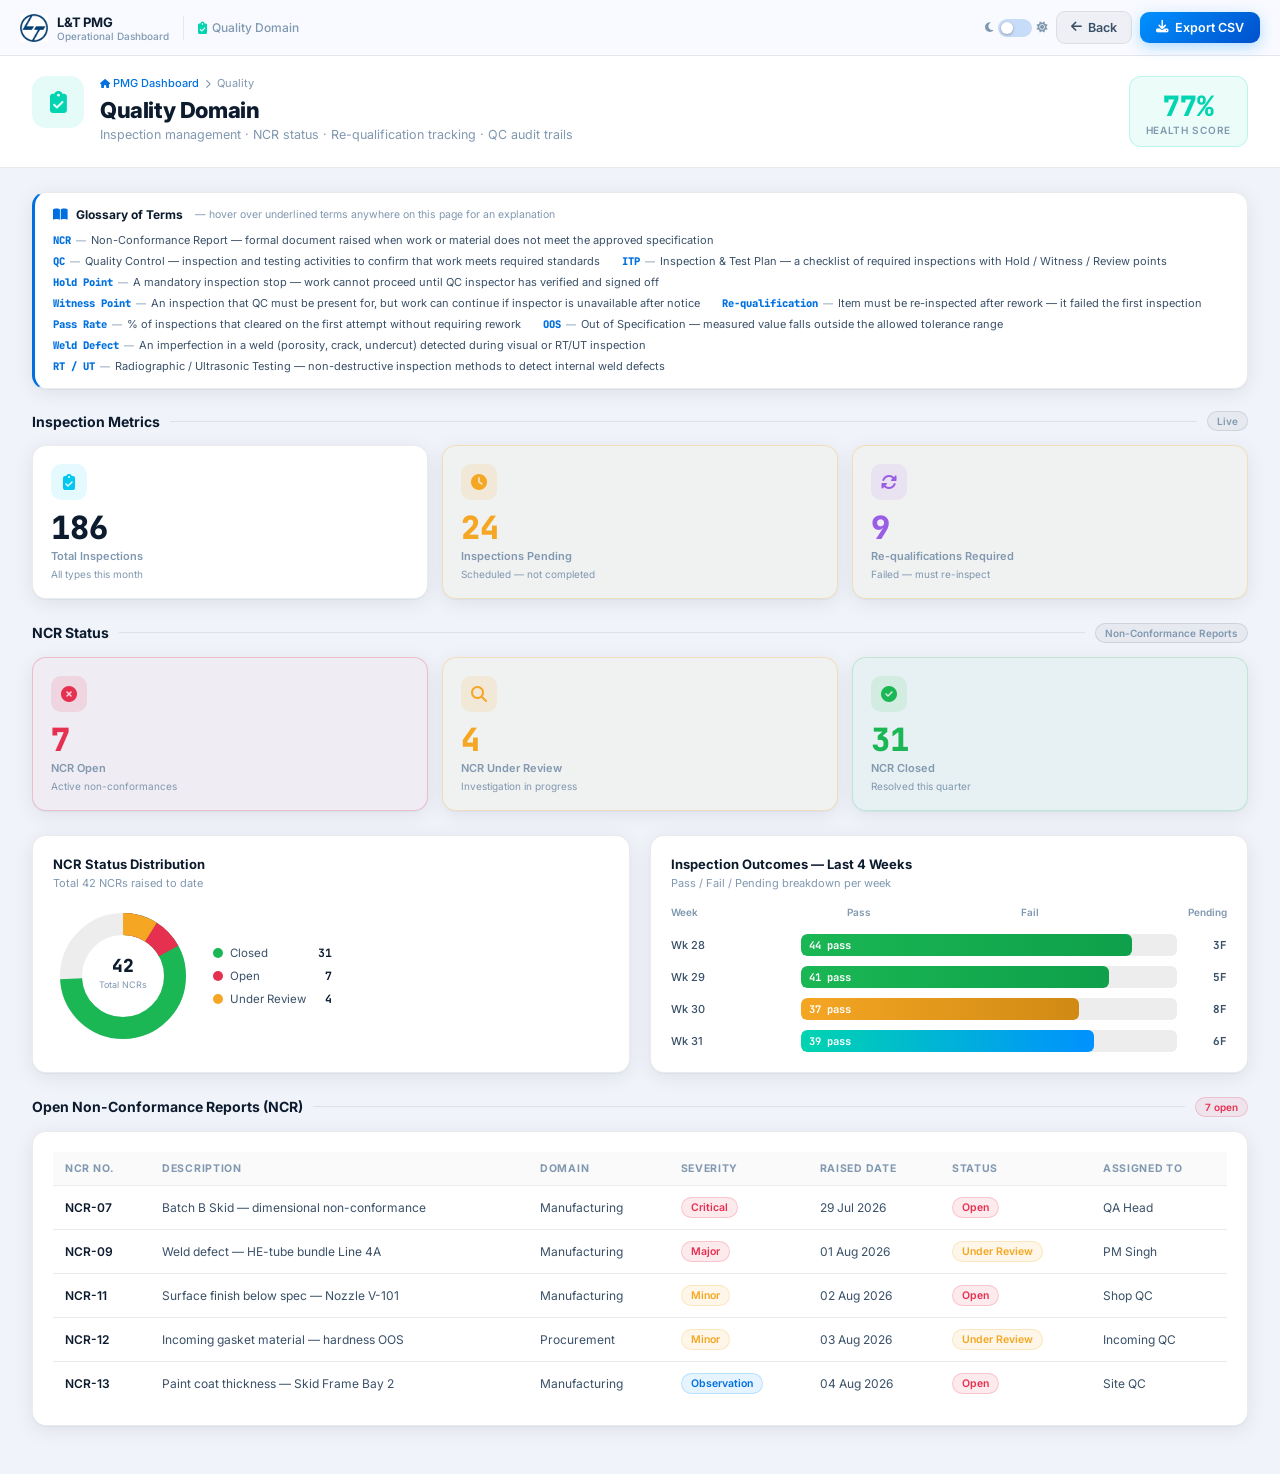
<file: quality.html>
<!DOCTYPE html>
<html lang="en" data-theme="light">
<head>
<meta charset="UTF-8"/>
<meta name="viewport" content="width=device-width,initial-scale=1.0"/>
<title>Quality Domain | L&T PMG Dashboard</title>
<link href="https://fonts.googleapis.com/css2?family=Inter:wght@300;400;500;600;700;800;900&family=JetBrains+Mono:wght@400;500;600&display=swap" rel="stylesheet"/>
<link rel="stylesheet" href="https://cdnjs.cloudflare.com/ajax/libs/font-awesome/6.5.0/css/all.min.css"/>
<link rel="stylesheet" href="shared.css"/>
<style>
.topbar-logo-txt{display:flex;flex-direction:column;}
.q-bucket-row{display:grid;grid-template-columns:repeat(3,1fr);gap:14px;margin-bottom:24px;}
.ncr-bucket-row{display:grid;grid-template-columns:repeat(3,1fr);gap:14px;margin-bottom:24px;}
.q-weekly-bars{display:grid;grid-template-columns:repeat(4,1fr);gap:12px;align-items:end;height:140px;margin-top:16px;}
.q-week-bar{display:flex;flex-direction:column;align-items:center;gap:6px;height:100%;justify-content:flex-end;}
.q-bar-stack{width:36px;display:flex;flex-direction:column;border-radius:6px 6px 0 0;overflow:hidden;}
.q-bar-seg{width:36px;}
.q-week-lbl{font-size:10px;color:var(--text-muted);font-weight:600;}
@media(max-width:800px){.q-bucket-row,.ncr-bucket-row{grid-template-columns:1fr 1fr;}}
</style>
</head>
<body>
<header class="topbar">
  <a class="topbar-logo" href="index.html">
    <img src="lt-logo.png" alt="L&T"/>
    <div class="topbar-logo-txt"><div class="topbar-title">L&T PMG</div><div class="topbar-sub">Operational Dashboard</div></div>
  </a>
  <div class="topbar-divider"></div>
  <div style="font-size:12px;color:var(--text-muted);font-weight:500;"><i class="fa-solid fa-clipboard-check" style="color:var(--teal);margin-right:5px"></i>Quality Domain</div>
  <div class="topbar-actions">
    <div class="theme-toggle-wrap">
      <i class="fa-solid fa-moon theme-icon"></i>
      <div class="theme-toggle" onclick="toggleTheme()" role="button" aria-label="Toggle theme"></div>
      <i class="fa-solid fa-sun theme-icon"></i>
    </div>
    <button class="btn btn-back" onclick="window.location.href='index.html'"><i class="fa-solid fa-arrow-left"></i> Back</button>
    <button class="btn btn-primary" onclick="exportCSV()"><i class="fa-solid fa-download"></i> Export CSV</button>
  </div>
</header>

<div class="domain-page">
  <div class="domain-page-hdr">
    <div class="domain-icon-big" style="background:rgba(0,212,176,.1);color:var(--teal);">
      <i class="fa-solid fa-clipboard-check"></i>
    </div>
    <div class="domain-page-hdr-left">
      <div class="domain-breadcrumb">
        <a href="index.html"><i class="fa-solid fa-house"></i> PMG Dashboard</a>
        <i class="fa-solid fa-chevron-right"></i><span>Quality</span>
      </div>
      <div class="domain-page-title">Quality Domain</div>
      <div class="domain-page-sub">Inspection management &middot; NCR status &middot; Re-qualification tracking &middot; QC audit trails</div>
    </div>
    <div class="domain-page-hdr-right">
      <div style="text-align:center;padding:10px 16px;background:rgba(0,212,176,.08);border:1px solid rgba(0,212,176,.2);border-radius:12px;">
        <div style="font-size:28px;font-weight:900;color:var(--teal);font-family:'JetBrains Mono',monospace;">77%</div>
        <div style="font-size:10px;font-weight:600;color:var(--text-muted);text-transform:uppercase;letter-spacing:.7px;">Health Score</div>
      </div>
    </div>
  </div>

  <div class="domain-content">

    <!-- GLOSSARY OF TERMS -->
    <div class="glossary-card">
      <div class="glossary-hdr">
        <i class="fa-solid fa-book-open glossary-hdr-icon"></i>
        <span class="glossary-hdr-title">Glossary of Terms</span>
        <span class="glossary-hdr-hint">— hover over underlined terms anywhere on this page for an explanation</span>
      </div>
      <div class="glossary-grid">
        <div class="gterm"><span class="gterm-abbr">NCR</span><span class="gterm-sep">—</span><span class="gterm-def">Non-Conformance Report — formal document raised when work or material does not meet the approved specification</span></div>
        <div class="gterm"><span class="gterm-abbr">QC</span><span class="gterm-sep">—</span><span class="gterm-def">Quality Control — inspection and testing activities to confirm that work meets required standards</span></div>
        <div class="gterm"><span class="gterm-abbr">ITP</span><span class="gterm-sep">—</span><span class="gterm-def">Inspection & Test Plan — a checklist of required inspections with Hold / Witness / Review points</span></div>
        <div class="gterm"><span class="gterm-abbr">Hold Point</span><span class="gterm-sep">—</span><span class="gterm-def">A mandatory inspection stop — work cannot proceed until QC inspector has verified and signed off</span></div>
        <div class="gterm"><span class="gterm-abbr">Witness Point</span><span class="gterm-sep">—</span><span class="gterm-def">An inspection that QC must be present for, but work can continue if inspector is unavailable after notice</span></div>
        <div class="gterm"><span class="gterm-abbr">Re-qualification</span><span class="gterm-sep">—</span><span class="gterm-def">Item must be re-inspected after rework — it failed the first inspection</span></div>
        <div class="gterm"><span class="gterm-abbr">Pass Rate</span><span class="gterm-sep">—</span><span class="gterm-def">% of inspections that cleared on the first attempt without requiring rework</span></div>
        <div class="gterm"><span class="gterm-abbr">OOS</span><span class="gterm-sep">—</span><span class="gterm-def">Out of Specification — measured value falls outside the allowed tolerance range</span></div>
        <div class="gterm"><span class="gterm-abbr">Weld Defect</span><span class="gterm-sep">—</span><span class="gterm-def">An imperfection in a weld (porosity, crack, undercut) detected during visual or RT/UT inspection</span></div>
        <div class="gterm"><span class="gterm-abbr">RT / UT</span><span class="gterm-sep">—</span><span class="gterm-def">Radiographic / Ultrasonic Testing — non-destructive inspection methods to detect internal weld defects</span></div>
      </div>
    </div>

    <!-- INSPECTION METRICS -->
    <div class="sec-hdr"><h2 class="sec-title">Inspection Metrics</h2><div class="sec-line"></div><div class="sec-tag">Live</div></div>
    <div class="q-bucket-row">
      <div class="bucket-card">
        <div class="bc-icon" style="background:rgba(0,200,240,.1);color:var(--cyan);"><i class="fa-solid fa-clipboard-check"></i></div>
        <div class="bc-val" style="color:var(--text-h);">186</div>
        <div class="bc-lbl">Total Inspections</div>
        <div class="bc-sub">All types this month</div>
      </div>
      <div class="bucket-card warn-bucket">
        <div class="bc-icon" style="background:rgba(245,166,35,.12);color:var(--yellow);"><i class="fa-solid fa-clock"></i></div>
        <div class="bc-val" style="color:var(--yellow);">24</div>
        <div class="bc-lbl">Inspections Pending</div>
        <div class="bc-sub">Scheduled — not completed</div>
      </div>
      <div class="bucket-card warn-bucket">
        <div class="bc-icon" style="background:rgba(155,93,229,.1);color:var(--purple);"><i class="fa-solid fa-rotate"></i></div>
        <div class="bc-val" style="color:var(--purple);">9</div>
        <div class="bc-lbl">Re-qualifications Required</div>
        <div class="bc-sub">Failed — must re-inspect</div>
      </div>
    </div>

    <!-- NCR STATUS BUCKETS -->
    <div class="sec-hdr"><h2 class="sec-title">NCR Status</h2><div class="sec-line"></div><div class="sec-tag">Non-Conformance Reports</div></div>
    <div class="ncr-bucket-row">
      <div class="bucket-card alert-bucket">
        <div class="bc-icon" style="background:rgba(230,48,80,.12);color:var(--red);"><i class="fa-solid fa-circle-xmark"></i></div>
        <div class="bc-val" style="color:var(--red);">7</div>
        <div class="bc-lbl">NCR Open</div>
        <div class="bc-sub">Active non-conformances</div>
      </div>
      <div class="bucket-card warn-bucket">
        <div class="bc-icon" style="background:rgba(245,166,35,.12);color:var(--yellow);"><i class="fa-solid fa-magnifying-glass"></i></div>
        <div class="bc-val" style="color:var(--yellow);">4</div>
        <div class="bc-lbl">NCR Under Review</div>
        <div class="bc-sub">Investigation in progress</div>
      </div>
      <div class="bucket-card good-bucket">
        <div class="bc-icon" style="background:rgba(26,183,84,.1);color:var(--green);"><i class="fa-solid fa-check-circle"></i></div>
        <div class="bc-val" style="color:var(--green);">31</div>
        <div class="bc-lbl">NCR Closed</div>
        <div class="bc-sub">Resolved this quarter</div>
      </div>
    </div>

    <!-- CHARTS -->
    <div class="charts-row">
      <!-- NCR Status Donut -->
      <div class="chart-card">
        <div class="chart-title">NCR Status Distribution</div>
        <div class="chart-sub">Total 42 NCRs raised to date</div>
        <div class="donut-wrap">
          <svg class="donut-svg" width="140" height="140" viewBox="0 0 140 140">
            <circle cx="70" cy="70" r="52" fill="none" stroke="var(--ring-track)" stroke-width="22"/>
            <!-- Closed: 31/42=74% -->
            <circle cx="70" cy="70" r="52" fill="none" stroke="#1ab754" stroke-width="22" stroke-dasharray="326.7" stroke-dashoffset="84.9" transform="rotate(-90 70 70)"/>
            <!-- Open: 7/42=17% -->
            <circle cx="70" cy="70" r="52" fill="none" stroke="#e63050" stroke-width="22" stroke-dasharray="326.7" stroke-dashoffset="271.2" transform="rotate(-90 70 70)"/>
            <!-- Under Review: 4/42=9% -->
            <circle cx="70" cy="70" r="52" fill="none" stroke="#f5a623" stroke-width="22" stroke-dasharray="326.7" stroke-dashoffset="297.3" transform="rotate(-90 70 70)"/>
            <text x="70" y="66" text-anchor="middle" font-size="18" font-weight="800" fill="var(--text-h)" font-family="'JetBrains Mono',monospace">42</text>
            <text x="70" y="82" text-anchor="middle" font-size="9" fill="var(--text-muted)" font-family="Inter,sans-serif">Total NCRs</text>
          </svg>
          <div class="donut-legend">
            <div class="donut-leg-item"><div class="donut-leg-dot" style="background:#1ab754"></div><span class="donut-leg-lbl">Closed</span><span class="donut-leg-val">31</span></div>
            <div class="donut-leg-item"><div class="donut-leg-dot" style="background:#e63050"></div><span class="donut-leg-lbl">Open</span><span class="donut-leg-val">7</span></div>
            <div class="donut-leg-item"><div class="donut-leg-dot" style="background:#f5a623"></div><span class="donut-leg-lbl">Under Review</span><span class="donut-leg-val">4</span></div>
          </div>
        </div>
      </div>

      <!-- Inspection weekly bar chart -->
      <div class="chart-card">
        <div class="chart-title">Inspection Outcomes — Last 4 Weeks</div>
        <div class="chart-sub">Pass / Fail / Pending breakdown per week</div>
        <div class="bar-chart">
          <div style="display:flex;justify-content:space-between;font-size:10px;color:var(--text-muted);margin-bottom:6px;font-weight:600;">
            <span>Week</span><span>Pass</span><span>Fail</span><span>Pending</span>
          </div>
          <div class="bar-row"><div class="bar-label bar-label-left">Wk 28</div>
            <div class="bar-track"><div class="bar-fill" style="width:88%;background:linear-gradient(90deg,#1ab754,#0ea04a)"><span class="bar-val">44 pass</span></div></div>
            <div class="bar-val-out">3F</div></div>
          <div class="bar-row"><div class="bar-label bar-label-left">Wk 29</div>
            <div class="bar-track"><div class="bar-fill" style="width:82%;background:linear-gradient(90deg,#1ab754,#0ea04a)"><span class="bar-val">41 pass</span></div></div>
            <div class="bar-val-out">5F</div></div>
          <div class="bar-row"><div class="bar-label bar-label-left">Wk 30</div>
            <div class="bar-track"><div class="bar-fill" style="width:74%;background:linear-gradient(90deg,#f5a623,#d08a14)"><span class="bar-val">37 pass</span></div></div>
            <div class="bar-val-out">8F</div></div>
          <div class="bar-row"><div class="bar-label bar-label-left">Wk 31</div>
            <div class="bar-track"><div class="bar-fill" style="width:78%;background:linear-gradient(90deg,#00d4b0,#0091ff)"><span class="bar-val">39 pass</span></div></div>
            <div class="bar-val-out">6F</div></div>
        </div>
      </div>
    </div>

    <!-- OPEN NCR TABLE -->
    <div class="sec-hdr"><h2 class="sec-title">Open Non-Conformance Reports (NCR)</h2><div class="sec-line"></div><div class="sec-tag" style="background:rgba(230,48,80,.08);color:var(--red);border-color:rgba(230,48,80,.2);">7 open</div></div>
    <div class="chart-card" style="margin-bottom:24px;">
      <table class="domain-table">
        <thead>
          <tr><th>NCR No.</th><th>Description</th><th>Domain</th><th>Severity</th><th>Raised Date</th><th>Status</th><th>Assigned To</th></tr>
        </thead>
        <tbody>
          <tr><td><strong>NCR-07</strong></td><td>Batch B Skid — dimensional non-conformance</td><td>Manufacturing</td><td><span class="chip chip-r">Critical</span></td><td>29 Jul 2026</td><td><span class="chip chip-r">Open</span></td><td>QA Head</td></tr>
          <tr><td><strong>NCR-09</strong></td><td>Weld defect — HE-tube bundle Line 4A</td><td>Manufacturing</td><td><span class="chip chip-r">Major</span></td><td>01 Aug 2026</td><td><span class="chip chip-y">Under Review</span></td><td>PM Singh</td></tr>
          <tr><td><strong>NCR-11</strong></td><td>Surface finish below spec — Nozzle V-101</td><td>Manufacturing</td><td><span class="chip chip-y">Minor</span></td><td>02 Aug 2026</td><td><span class="chip chip-r">Open</span></td><td>Shop QC</td></tr>
          <tr><td><strong>NCR-12</strong></td><td>Incoming gasket material — hardness OOS</td><td>Procurement</td><td><span class="chip chip-y">Minor</span></td><td>03 Aug 2026</td><td><span class="chip chip-y">Under Review</span></td><td>Incoming QC</td></tr>
          <tr><td><strong>NCR-13</strong></td><td>Paint coat thickness — Skid Frame Bay 2</td><td>Manufacturing</td><td><span class="chip chip-b">Observation</span></td><td>04 Aug 2026</td><td><span class="chip chip-r">Open</span></td><td>Site QC</td></tr>
        </tbody>
      </table>
    </div>

  </div>
</div>

<div id="toast-container"></div>
<script>
function toggleTheme(){var h=document.documentElement;h.setAttribute('data-theme',h.getAttribute('data-theme')==='dark'?'light':'dark');localStorage.setItem('lt-theme',h.getAttribute('data-theme'));}
(function(){document.documentElement.setAttribute('data-theme',localStorage.getItem('lt-theme')||'light');})();
function exportCSV(){
  var d=new Date().toISOString().split('T')[0];
  var csv=[['L&T QUALITY DOMAIN FULL REPORT'],['Generated',new Date().toLocaleString()],['Health Score','77%'],[],
    ['INSPECTION METRICS'],['Total Inspections','186'],['Inspections Pending','24'],['Re-qualifications Required','9'],[],
    ['NCR STATUS'],['NCR Open','7'],['NCR Under Review','4'],['NCR Closed','31'],[],
    ['OPEN NCRs'],['NCR No.','Description','Domain','Severity','Date','Status','Assigned To'],
    ['NCR-07','Batch B Skid — dimensional non-conformance','Manufacturing','Critical','29 Jul 2026','Open','QA Head'],
    ['NCR-09','Weld defect — HE-tube bundle Line 4A','Manufacturing','Major','01 Aug 2026','Under Review','PM Singh'],
    ['NCR-11','Surface finish below spec — Nozzle V-101','Manufacturing','Minor','02 Aug 2026','Open','Shop QC'],
    ['NCR-12','Incoming gasket material — hardness OOS','Procurement','Minor','03 Aug 2026','Under Review','Incoming QC'],
  ];
  var str=csv.map(function(r){return r.map(function(c){return '"'+(c+'').replace(/"/g,'""')+'"';}).join(',');}).join('\n');
  var blob=new Blob([str],{type:'text/csv;charset=utf-8;'});
  var link=document.createElement('a');link.href=URL.createObjectURL(blob);link.download='L_and_T_Quality_Full_Report_'+d+'.csv';
  document.body.appendChild(link);link.click();document.body.removeChild(link);
  showToast('Quality report downloaded!','success');
}
function showToast(m,t){var c=document.getElementById('toast-container');var d=document.createElement('div');d.className='toast';d.innerHTML='<span style="color:'+{success:'#1ab754',error:'#e63050'}[t]+'">&#xf058;</span><span>'+m+'</span>';c.appendChild(d);setTimeout(function(){d.classList.add('fadeout');setTimeout(function(){if(d.parentNode)d.parentNode.removeChild(d);},320);},3200);}
</script>
</body>
</html>
</file>
<file: shared.css>
/* ═══════════ SHARED THEME — L&T PMG DASHBOARD ═══════════ */
@import url('https://fonts.googleapis.com/css2?family=Inter:wght@300;400;500;600;700;800;900&family=JetBrains+Mono:wght@400;500;600&display=swap');

/* THEME TOKENS */
:root { --transition-theme: background .35s ease,color .35s ease,border-color .35s ease,box-shadow .35s ease; }

/* TOOLTIP — works on any element with data-tip or title */
.has-tip { position:relative; cursor:help; border-bottom:1px dashed var(--text-muted); display:inline; }
.has-tip::after { content:attr(data-tip); position:absolute; bottom:calc(100% + 7px); left:50%; transform:translateX(-50%); background:var(--bg-card-solid); border:1px solid var(--border-main); padding:6px 11px; border-radius:8px; font-size:11px; color:var(--text-h); white-space:nowrap; max-width:320px; white-space:normal; opacity:0; pointer-events:none; transition:opacity .2s; z-index:200; box-shadow:0 6px 20px rgba(0,0,0,.18); font-weight:500; line-height:1.4; }
.has-tip:hover::after { opacity:1; }

/* GLOSSARY CARD */
.glossary-card { background:var(--bg-card-solid); border:1px solid var(--border-subtle); border-left:3px solid var(--blue); border-radius:var(--radius); padding:14px 18px; margin-bottom:22px; box-shadow:var(--shadow-card); }
.glossary-hdr { display:flex; align-items:center; gap:8px; margin-bottom:10px; }
.glossary-hdr-icon { font-size:13px; color:var(--blue); }
.glossary-hdr-title { font-size:12px; font-weight:700; color:var(--text-h); }
.glossary-hdr-hint { font-size:10.5px; color:var(--text-muted); margin-left:4px; }
.glossary-grid { display:flex; flex-wrap:wrap; gap:5px 22px; }
.gterm { display:flex; align-items:baseline; gap:5px; font-size:11.5px; padding:1px 0; }
.gterm-abbr { font-weight:800; color:var(--blue); font-family:'JetBrains Mono',monospace; font-size:10.5px; white-space:nowrap; }
.gterm-sep { color:var(--text-muted); font-size:10px; }
.gterm-def { color:var(--text-p); font-size:11px; }


[data-theme="dark"] {
  --bg-base:#050c1a; --bg-raised:#080f22; --bg-card:rgba(10,20,46,.88); --bg-card-solid:#0a1430;
  --bg-hover:rgba(0,180,255,.06); --bg-input:rgba(255,255,255,.05);
  --border-main:rgba(0,180,255,.16); --border-subtle:rgba(255,255,255,.06);
  --text-h:#f0f6ff; --text-p:#8da5c4; --text-muted:#4a6080;
  --shadow-card:0 8px 32px rgba(0,0,0,.45),0 1px 0 rgba(0,180,255,.1);
  --shadow-modal:0 24px 80px rgba(0,0,0,.7); --ring-track:rgba(255,255,255,.05);
  --badge-bg:rgba(255,255,255,.04); --badge-border:rgba(255,255,255,.08);
  --table-stripe:rgba(255,255,255,.02); --overlay:rgba(0,5,20,.75);
  --topbar-bg:rgba(4,10,24,.94); --sidebar-bg:rgba(4,10,24,.8);
}
[data-theme="light"] {
  --bg-base:#f0f4fa; --bg-raised:#e8eef8; --bg-card:rgba(255,255,255,.95); --bg-card-solid:#fff;
  --bg-hover:rgba(0,100,220,.05); --bg-input:rgba(0,0,0,.04);
  --border-main:rgba(0,100,220,.2); --border-subtle:rgba(0,0,0,.08);
  --text-h:#0d1b2e; --text-p:#3a5068; --text-muted:#8098b0;
  --shadow-card:0 4px 20px rgba(0,0,0,.08),0 1px 0 rgba(0,100,220,.06);
  --shadow-modal:0 24px 80px rgba(0,0,0,.18); --ring-track:rgba(0,0,0,.07);
  --badge-bg:rgba(0,0,0,.04); --badge-border:rgba(0,0,0,.1);
  --table-stripe:rgba(0,0,0,.02); --overlay:rgba(10,20,40,.5);
  --topbar-bg:rgba(248,250,255,.96); --sidebar-bg:rgba(228,235,250,.9);
}
:root {
  --blue:#0070e0; --cyan:#00c8f0; --teal:#00d4b0; --purple:#9b5de5;
  --orange:#f0812a; --red:#e63050; --green:#1ab754; --yellow:#f5a623; --indigo:#5b67e8;
  --radius:14px; --radius-sm:9px; --radius-xs:6px;
}

*,*::before,*::after{box-sizing:border-box;margin:0;padding:0;}
html{scroll-behavior:smooth;}
body{font-family:'Inter',sans-serif;background:var(--bg-base);color:var(--text-h);min-height:100vh;overflow-x:hidden;transition:var(--transition-theme);}

/* TOPBAR */
.topbar{position:fixed;top:0;left:0;right:0;height:56px;background:var(--topbar-bg);border-bottom:1px solid var(--border-subtle);display:flex;align-items:center;gap:14px;padding:0 20px;z-index:300;backdrop-filter:blur(12px);}
.topbar-logo{display:flex;align-items:center;gap:9px;text-decoration:none;}
.topbar-logo img{height:28px;}
.topbar-title{font-size:13px;font-weight:700;color:var(--text-h);letter-spacing:-.2px;}
.topbar-sub{font-size:10px;color:var(--text-muted);font-weight:500;}
.topbar-divider{width:1px;height:24px;background:var(--border-subtle);}
.topbar-actions{display:flex;align-items:center;gap:8px;margin-left:auto;}
.theme-toggle-wrap{display:flex;align-items:center;gap:5px;}
.theme-icon{font-size:11px;color:var(--text-muted);}
.theme-toggle{width:34px;height:18px;border-radius:9px;background:var(--border-main);cursor:pointer;position:relative;transition:background .3s;}
.theme-toggle::after{content:'';position:absolute;width:12px;height:12px;border-radius:50%;background:#fff;top:3px;left:3px;transition:left .3s,background .3s;box-shadow:0 1px 3px rgba(0,0,0,.3);}
[data-theme="dark"] .theme-toggle::after{left:19px;background:var(--cyan);}
.notif-btn{width:32px;height:32px;border-radius:8px;border:1px solid var(--border-subtle);background:var(--badge-bg);display:flex;align-items:center;justify-content:center;cursor:pointer;font-size:13px;color:var(--text-muted);position:relative;transition:all .2s;}
.notif-btn:hover{color:var(--text-h);background:var(--bg-hover);}
.notif-dot{position:absolute;top:7px;right:7px;width:6px;height:6px;border-radius:50%;background:var(--red);border:1.5px solid var(--topbar-bg);}
.user-chip{display:flex;align-items:center;gap:7px;padding:5px 10px;border-radius:20px;border:1px solid var(--border-subtle);cursor:pointer;transition:all .2s;background:var(--badge-bg);}
.user-chip:hover{background:var(--bg-hover);}
.user-av{width:22px;height:22px;border-radius:50%;background:linear-gradient(135deg,#0091ff,#9b5de5);display:flex;align-items:center;justify-content:center;font-size:9px;font-weight:800;color:#fff;}
.user-role{font-size:11px;font-weight:600;color:var(--text-p);}

/* DOMAIN PAGE LAYOUT */
.domain-page{margin-top:56px;min-height:calc(100vh - 56px);padding:0;}
.domain-page-hdr{background:var(--bg-card-solid);border-bottom:1px solid var(--border-subtle);padding:20px 32px;display:flex;align-items:flex-start;gap:16px;}
.domain-page-hdr-left{flex:1;}
.domain-breadcrumb{display:flex;align-items:center;gap:6px;font-size:11px;color:var(--text-muted);margin-bottom:7px;}
.domain-breadcrumb a{color:var(--blue);text-decoration:none;font-weight:500;}
.domain-breadcrumb a:hover{text-decoration:underline;}
.domain-breadcrumb i{font-size:9px;}
.domain-page-title{font-size:22px;font-weight:800;color:var(--text-h);letter-spacing:-.4px;margin-bottom:4px;}
.domain-page-sub{font-size:12.5px;color:var(--text-muted);}
.domain-page-hdr-right{display:flex;gap:8px;align-items:center;flex-shrink:0;}
.domain-icon-big{width:52px;height:52px;border-radius:14px;display:flex;align-items:center;justify-content:center;font-size:22px;flex-shrink:0;}
.domain-content{padding:24px 32px;max-width:1600px;margin:0 auto;}

/* BUCKET GRID */
.bucket-grid{display:grid;grid-template-columns:repeat(auto-fill,minmax(160px,1fr));gap:14px;margin-bottom:24px;}
.bucket-grid-4{grid-template-columns:repeat(4,1fr);}
.bucket-grid-3{grid-template-columns:repeat(3,1fr);}
.bucket-card{background:var(--bg-card-solid);border:1px solid var(--border-subtle);border-radius:var(--radius);padding:18px;transition:all .2s;cursor:default;box-shadow:var(--shadow-card);}
.bucket-card:hover{transform:translateY(-2px);box-shadow:0 8px 32px rgba(0,0,0,.12);}
.bucket-card.alert-bucket{border-color:rgba(230,48,80,.25);background:rgba(230,48,80,.04);}
.bucket-card.warn-bucket{border-color:rgba(245,166,35,.25);background:rgba(245,166,35,.04);}
.bucket-card.good-bucket{border-color:rgba(26,183,84,.2);background:rgba(26,183,84,.04);}
.bc-icon{width:36px;height:36px;border-radius:10px;display:flex;align-items:center;justify-content:center;font-size:16px;margin-bottom:12px;}
.bc-val{font-size:32px;font-weight:900;font-family:'JetBrains Mono',monospace;line-height:1;margin-bottom:5px;}
.bc-lbl{font-size:11px;font-weight:600;color:var(--text-muted);line-height:1.35;}
.bc-sub{font-size:10px;color:var(--text-muted);margin-top:4px;}

/* CHARTS SECTION */
.charts-row{display:grid;grid-template-columns:1fr 1fr;gap:20px;margin-bottom:24px;}
.charts-row-3{grid-template-columns:1fr 1fr 1fr;}
.chart-card{background:var(--bg-card-solid);border:1px solid var(--border-subtle);border-radius:var(--radius);padding:20px;box-shadow:var(--shadow-card);}
.chart-card-full{grid-column:1/-1;}
.chart-title{font-size:13px;font-weight:700;color:var(--text-h);margin-bottom:4px;}
.chart-sub{font-size:11px;color:var(--text-muted);margin-bottom:16px;}

/* CSS BAR CHART */
.bar-chart{display:flex;flex-direction:column;gap:10px;}
.bar-row{display:flex;align-items:center;gap:10px;}
.bar-label{font-size:11px;color:var(--text-p);font-weight:500;width:140px;flex-shrink:0;text-align:right;}
.bar-label-left{text-align:left;width:120px;}
.bar-track{flex:1;height:22px;background:var(--ring-track);border-radius:6px;overflow:hidden;position:relative;}
.bar-fill{height:100%;border-radius:6px;display:flex;align-items:center;padding-left:8px;transition:width 1s ease;}
.bar-val{font-size:10.5px;font-weight:700;font-family:'JetBrains Mono',monospace;color:#fff;white-space:nowrap;}
.bar-val-out{font-size:11px;font-weight:700;font-family:'JetBrains Mono',monospace;color:var(--text-p);width:40px;text-align:right;flex-shrink:0;}

/* SVG DONUT */
.donut-wrap{display:flex;align-items:center;gap:20px;}
.donut-svg{flex-shrink:0;}
.donut-legend{display:flex;flex-direction:column;gap:8px;}
.donut-leg-item{display:flex;align-items:center;gap:7px;font-size:11.5px;}
.donut-leg-dot{width:10px;height:10px;border-radius:50%;flex-shrink:0;}
.donut-leg-lbl{color:var(--text-p);}
.donut-leg-val{font-weight:700;font-family:'JetBrains Mono',monospace;color:var(--text-h);margin-left:auto;padding-left:12px;}

/* PROGRESS BAR */
.prog-wrap{margin-top:5px;}
.prog{height:8px;border-radius:4px;background:var(--ring-track);overflow:hidden;}
.prog-fill{height:100%;border-radius:4px;transition:width 1s ease;}
.prog-label{display:flex;justify-content:space-between;font-size:11px;margin-bottom:5px;}
.prog-name{color:var(--text-p);font-weight:500;}
.prog-pct{font-weight:700;font-family:'JetBrains Mono',monospace;}

/* TABLE */
.domain-table{width:100%;border-collapse:collapse;font-size:12px;}
.domain-table th{padding:10px 12px;text-align:left;font-size:10.5px;font-weight:700;color:var(--text-muted);text-transform:uppercase;letter-spacing:.7px;border-bottom:1px solid var(--border-subtle);background:var(--table-stripe);}
.domain-table td{padding:11px 12px;border-bottom:1px solid var(--border-subtle);color:var(--text-p);}
.domain-table tr:last-child td{border-bottom:none;}
.domain-table tr:hover td{background:var(--bg-hover);}
.domain-table td strong{color:var(--text-h);font-weight:600;}

/* STATUS CHIPS */
.chip{display:inline-flex;align-items:center;gap:4px;padding:3px 9px;border-radius:20px;font-size:10.5px;font-weight:600;}
.chip-r{background:rgba(230,48,80,.1);border:1px solid rgba(230,48,80,.2);color:var(--red);}
.chip-y{background:rgba(245,166,35,.1);border:1px solid rgba(245,166,35,.2);color:var(--yellow);}
.chip-g{background:rgba(26,183,84,.1);border:1px solid rgba(26,183,84,.2);color:var(--green);}
.chip-b{background:rgba(0,145,255,.1);border:1px solid rgba(0,145,255,.2);color:var(--blue);}
.chip-p{background:rgba(155,93,229,.1);border:1px solid rgba(155,93,229,.2);color:var(--purple);}

/* BUTTONS */
.btn{display:inline-flex;align-items:center;gap:6px;padding:8px 16px;border-radius:var(--radius-sm);font-size:12.5px;font-weight:600;cursor:pointer;border:none;font-family:'Inter',sans-serif;transition:all .2s;}
.btn-primary{background:linear-gradient(135deg,#0091ff,#0050cc);color:#fff;box-shadow:0 4px 14px rgba(0,145,255,.3);}
.btn-primary:hover{transform:translateY(-1px);box-shadow:0 6px 20px rgba(0,145,255,.4);}
.btn-outline{background:transparent;border:1px solid var(--border-main);color:var(--text-p);}
.btn-outline:hover{background:var(--bg-hover);color:var(--text-h);}
.btn-ghost{background:transparent;color:var(--text-muted);border:none;}
.btn-ghost:hover{color:var(--text-h);background:var(--badge-bg);}
.btn-back{background:var(--badge-bg);border:1px solid var(--border-subtle);color:var(--text-p);padding:8px 14px;}
.btn-back:hover{background:var(--bg-hover);color:var(--text-h);}

/* SECTION HEADERS */
.sec-hdr{display:flex;align-items:center;gap:10px;margin-bottom:14px;}
.sec-title{font-size:14px;font-weight:700;color:var(--text-h);white-space:nowrap;}
.sec-line{flex:1;height:1px;background:var(--border-subtle);}
.sec-tag{font-size:10px;font-weight:600;padding:3px 9px;border-radius:20px;background:var(--badge-bg);border:1px solid var(--badge-border);color:var(--text-muted);white-space:nowrap;}

/* TOAST */
#toast-container{position:fixed;bottom:24px;right:24px;z-index:600;display:flex;flex-direction:column;gap:8px;}
.toast{display:flex;align-items:center;gap:10px;padding:12px 16px;border-radius:var(--radius-sm);background:var(--bg-card-solid);border:1px solid var(--border-main);box-shadow:var(--shadow-modal);font-size:12.5px;color:var(--text-h);min-width:280px;max-width:360px;animation:toastIn .3s ease;}
@keyframes toastIn{from{opacity:0;transform:translateX(30px)}to{opacity:1;transform:translateX(0)}}
.toast.fadeout{animation:toastOut .3s ease forwards;}
@keyframes toastOut{to{opacity:0;transform:translateX(30px)}}

/* LIST ITEMS */
.item-list{display:flex;flex-direction:column;gap:8px;}
.item-row{display:flex;align-items:center;justify-content:space-between;padding:10px 12px;background:var(--table-stripe);border:1px solid var(--border-subtle);border-radius:var(--radius-sm);font-size:12px;transition:all .2s;}
.item-row:hover{background:var(--bg-hover);}
.item-row-left{display:flex;flex-direction:column;gap:2px;}
.item-name{font-weight:600;color:var(--text-h);}
.item-sub{font-size:10.5px;color:var(--text-muted);}
.item-row-right{display:flex;align-items:center;gap:8px;}

/* RESPONSIVE */
@media(max-width:900px){
  .bucket-grid{grid-template-columns:repeat(2,1fr);}
  .charts-row{grid-template-columns:1fr;}
  .domain-content{padding:16px;}
  .domain-page-hdr{padding:16px;}
}
@media(max-width:600px){
  .bucket-grid{grid-template-columns:1fr 1fr;}
}

/* HEATMAP (used in index.html) */
.heatmap-table{width:100%;border-collapse:separate;border-spacing:4px;}
.heatmap-table th{font-size:10px;font-weight:700;color:var(--text-muted);text-transform:uppercase;letter-spacing:.7px;padding:6px 8px;text-align:center;}
.heatmap-table th.row-header{text-align:left;width:150px;}
.hm-cell{padding:10px 8px;border-radius:8px;text-align:center;cursor:pointer;transition:all .2s;position:relative;}
.hm-cell:hover{transform:scale(1.06);z-index:5;}
.hm-cell .hm-score{font-size:14px;font-weight:800;font-family:'JetBrains Mono',monospace;display:block;margin-bottom:2px;}
.hm-cell .hm-lbl{font-size:9px;font-weight:600;text-transform:uppercase;letter-spacing:.5px;opacity:.8;}
.hm-low{background:rgba(26,183,84,.15);color:#1ab754;border:1px solid rgba(26,183,84,.2);}
.hm-med{background:rgba(245,166,35,.15);color:#d4910e;border:1px solid rgba(245,166,35,.2);}
.hm-high{background:rgba(240,129,42,.18);color:#c05e10;border:1px solid rgba(240,129,42,.25);}
.hm-crit{background:rgba(230,48,80,.18);color:#e63050;border:1px solid rgba(230,48,80,.25);}
.hm-row-label{font-size:12px;font-weight:600;color:var(--text-p);padding:8px 8px;white-space:nowrap;}
.hm-legend{display:flex;gap:16px;align-items:center;margin-top:10px;flex-wrap:wrap;}
.hm-leg-item{display:flex;align-items:center;gap:5px;font-size:11px;color:var(--text-muted);}
.hm-leg-dot{width:10px;height:10px;border-radius:3px;}
</file>
